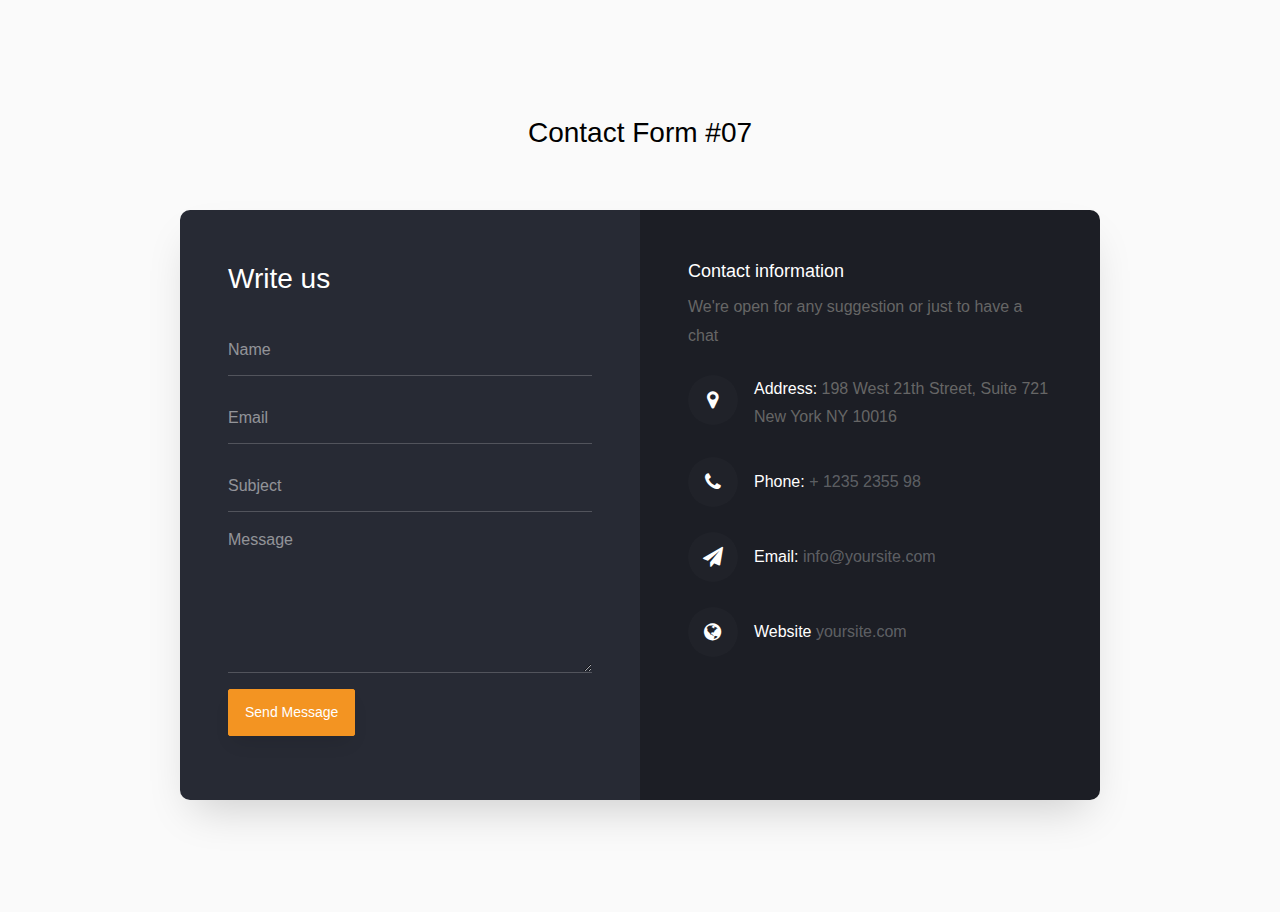
<file: Amazing FrontEnd/contact-form-07/index.html>
<!doctype html>
<html lang="en">
  <head>
  	<title>Contact Form 07</title>
    <meta charset="utf-8">
    <meta name="viewport" content="width=device-width, initial-scale=1, shrink-to-fit=no">

	<link href='https://fonts.googleapis.com/css?family=Roboto:400,100,300,700' rel='stylesheet' type='text/css'>

	<link rel="stylesheet" href="https://stackpath.bootstrapcdn.com/font-awesome/4.7.0/css/font-awesome.min.css">
	
	<link rel="stylesheet" href="css/style.css">

	</head>
	<body>
	<section class="ftco-section">
		<div class="container">
			<div class="row justify-content-center">
				<div class="col-md-6 text-center mb-5">
					<h2 class="heading-section">Contact Form #07</h2>
				</div>
			</div>
			<div class="row justify-content-center">
				<div class="col-lg-10">
					<div class="wrapper">
						<div class="row no-gutters">
							<div class="col-md-6 d-flex align-items-stretch">
								<div class="contact-wrap w-100 p-md-5 p-4 py-5">
									<h3 class="mb-4">Write us</h3>
									<div id="form-message-warning" class="mb-4"></div> 
				      		<div id="form-message-success" class="mb-4">
				            Your message was sent, thank you!
				      		</div>
									<form method="POST" id="contactForm" name="contactForm" class="contactForm">
										<div class="row">
											<div class="col-md-12">
												<div class="form-group">
													<input type="text" class="form-control" name="name" id="name" placeholder="Name">
												</div>
											</div>
											<div class="col-md-12"> 
												<div class="form-group">
													<input type="email" class="form-control" name="email" id="email" placeholder="Email">
												</div>
											</div>
											<div class="col-md-12">
												<div class="form-group">
													<input type="text" class="form-control" name="subject" id="subject" placeholder="Subject">
												</div>
											</div>
											<div class="col-md-12">
												<div class="form-group">
													<textarea name="message" class="form-control" id="message" cols="30" rows="6" placeholder="Message"></textarea>
												</div>
											</div>
											<div class="col-md-12">
												<div class="form-group">
													<input type="submit" value="Send Message" class="btn btn-primary">
													<div class="submitting"></div>
												</div>
											</div>
										</div>
									</form>
								</div>
							</div>
							<div class="col-md-6 d-flex align-items-stretch">
								<div class="info-wrap w-100 p-md-5 p-4 py-5 img">
									<h3>Contact information</h3>
									<p class="mb-4">We're open for any suggestion or just to have a chat</p>
				        	<div class="dbox w-100 d-flex align-items-start">
				        		<div class="icon d-flex align-items-center justify-content-center">
				        			<span class="fa fa-map-marker"></span>
				        		</div>
				        		<div class="text pl-3">
					            <p><span>Address:</span> 198 West 21th Street, Suite 721 New York NY 10016</p>
					          </div>
				          </div>
				        	<div class="dbox w-100 d-flex align-items-center">
				        		<div class="icon d-flex align-items-center justify-content-center">
				        			<span class="fa fa-phone"></span>
				        		</div>
				        		<div class="text pl-3">
					            <p><span>Phone:</span> <a href="tel://1234567920">+ 1235 2355 98</a></p>
					          </div>
				          </div>
				        	<div class="dbox w-100 d-flex align-items-center">
				        		<div class="icon d-flex align-items-center justify-content-center">
				        			<span class="fa fa-paper-plane"></span>
				        		</div>
				        		<div class="text pl-3">
					            <p><span>Email:</span> <a href="mailto:info@yoursite.com">info@yoursite.com</a></p>
					          </div>
				          </div>
				        	<div class="dbox w-100 d-flex align-items-center">
				        		<div class="icon d-flex align-items-center justify-content-center">
				        			<span class="fa fa-globe"></span>
				        		</div>
				        		<div class="text pl-3">
					            <p><span>Website</span> <a href="#">yoursite.com</a></p>
					          </div>
				          </div>
			          </div>
							</div>
						</div>
					</div>
				</div>
			</div>
		</div>
	</section>

	<script src="js/jquery.min.js"></script>
  <script src="js/popper.js"></script>
  <script src="js/bootstrap.min.js"></script>
  <script src="js/jquery.validate.min.js"></script>
  <script src="js/main.js"></script>

	</body>
</html>
</file>
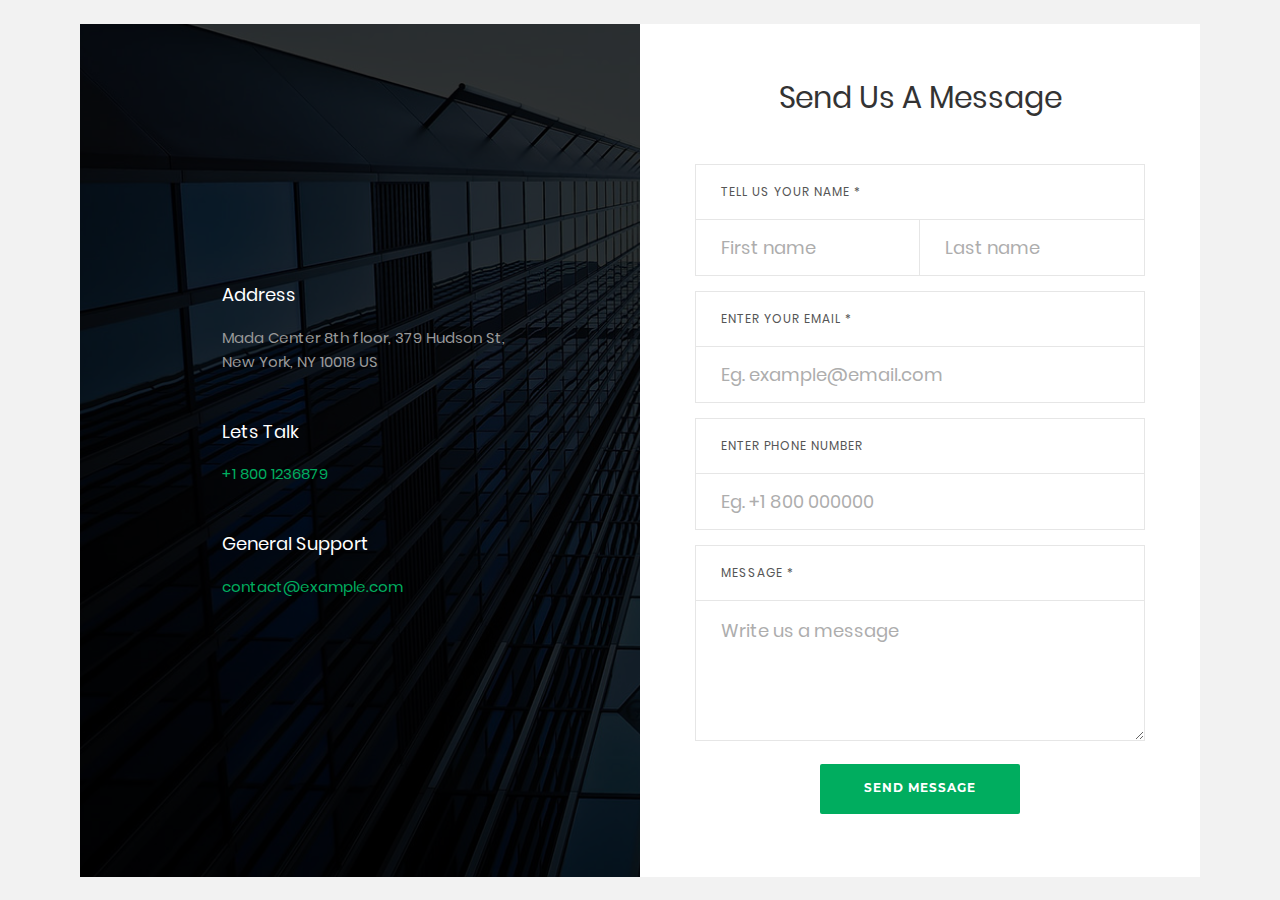
<file: Amazing FrontEnd/ContactFrom_v17/index.html>
<!DOCTYPE html>
<html lang="en">
<head>
	<title>Contact V17</title>
	<meta charset="UTF-8">
	<meta name="viewport" content="width=device-width, initial-scale=1">
<!--===============================================================================================-->
	<link rel="icon" type="image/png" href="images/icons/favicon.ico"/>
<!--===============================================================================================-->
	<link rel="stylesheet" type="text/css" href="vendor/bootstrap/css/bootstrap.min.css">
<!--===============================================================================================-->
	<link rel="stylesheet" type="text/css" href="fonts/font-awesome-4.7.0/css/font-awesome.min.css">
<!--===============================================================================================-->
	<link rel="stylesheet" type="text/css" href="fonts/Linearicons-Free-v1.0.0/icon-font.min.css">
<!--===============================================================================================-->
	<link rel="stylesheet" type="text/css" href="vendor/animate/animate.css">
<!--===============================================================================================-->
	<link rel="stylesheet" type="text/css" href="vendor/css-hamburgers/hamburgers.min.css">
<!--===============================================================================================-->
	<link rel="stylesheet" type="text/css" href="vendor/animsition/css/animsition.min.css">
<!--===============================================================================================-->
	<link rel="stylesheet" type="text/css" href="vendor/select2/select2.min.css">
<!--===============================================================================================-->
	<link rel="stylesheet" type="text/css" href="vendor/daterangepicker/daterangepicker.css">
<!--===============================================================================================-->
	<link rel="stylesheet" type="text/css" href="css/util.css">
	<link rel="stylesheet" type="text/css" href="css/main.css">
<!--===============================================================================================-->
</head>
<body>


	<div class="container-contact100">
		<div class="wrap-contact100">
			<form class="contact100-form validate-form">
				<span class="contact100-form-title">
					Send Us A Message
				</span>

				<label class="label-input100" for="first-name">Tell us your name *</label>
				<div class="wrap-input100 rs1-wrap-input100 validate-input" data-validate="Type first name">
					<input id="first-name" class="input100" type="text" name="first-name" placeholder="First name">
					<span class="focus-input100"></span>
				</div>
				<div class="wrap-input100 rs2-wrap-input100 validate-input" data-validate="Type last name">
					<input class="input100" type="text" name="last-name" placeholder="Last name">
					<span class="focus-input100"></span>
				</div>

				<label class="label-input100" for="email">Enter your email *</label>
				<div class="wrap-input100 validate-input" data-validate = "Valid email is required: ex@abc.xyz">
					<input id="email" class="input100" type="text" name="email" placeholder="Eg. example@email.com">
					<span class="focus-input100"></span>
				</div>

				<label class="label-input100" for="phone">Enter phone number</label>
				<div class="wrap-input100">
					<input id="phone" class="input100" type="text" name="phone" placeholder="Eg. +1 800 000000">
					<span class="focus-input100"></span>
				</div>

				<label class="label-input100" for="message">Message *</label>
				<div class="wrap-input100 validate-input" data-validate = "Message is required">
					<textarea id="message" class="input100" name="message" placeholder="Write us a message"></textarea>
					<span class="focus-input100"></span>
				</div>

				<div class="container-contact100-form-btn">
					<button class="contact100-form-btn">
						Send Message
					</button>
				</div>
			</form>

			<div class="contact100-more flex-col-c-m" style="background-image: url('images/bg-01.jpg');">
				<div class="flex-w size1 p-b-47">
					<div class="txt1 p-r-25">
						<span class="lnr lnr-map-marker"></span>
					</div>

					<div class="flex-col size2">
						<span class="txt1 p-b-20">
							Address
						</span>

						<span class="txt2">
							Mada Center 8th floor, 379 Hudson St, New York, NY 10018 US
						</span>
					</div>
				</div>

				<div class="dis-flex size1 p-b-47">
					<div class="txt1 p-r-25">
						<span class="lnr lnr-phone-handset"></span>
					</div>

					<div class="flex-col size2">
						<span class="txt1 p-b-20">
							Lets Talk
						</span>

						<span class="txt3">
							+1 800 1236879
						</span>
					</div>
				</div>

				<div class="dis-flex size1 p-b-47">
					<div class="txt1 p-r-25">
						<span class="lnr lnr-envelope"></span>
					</div>

					<div class="flex-col size2">
						<span class="txt1 p-b-20">
							General Support
						</span>

						<span class="txt3">
							contact@example.com
						</span>
					</div>
				</div>
			</div>
		</div>
	</div>



	<div id="dropDownSelect1"></div>

<!--===============================================================================================-->
	<script src="vendor/jquery/jquery-3.2.1.min.js"></script>
<!--===============================================================================================-->
	<script src="vendor/animsition/js/animsition.min.js"></script>
<!--===============================================================================================-->
	<script src="vendor/bootstrap/js/popper.js"></script>
	<script src="vendor/bootstrap/js/bootstrap.min.js"></script>
<!--===============================================================================================-->
	<script src="vendor/select2/select2.min.js"></script>
	<script>
		$(".selection-2").select2({
			minimumResultsForSearch: 20,
			dropdownParent: $('#dropDownSelect1')
		});
	</script>
<!--===============================================================================================-->
	<script src="vendor/daterangepicker/moment.min.js"></script>
	<script src="vendor/daterangepicker/daterangepicker.js"></script>
<!--===============================================================================================-->
	<script src="vendor/countdowntime/countdowntime.js"></script>
<!--===============================================================================================-->
	<script src="js/main.js"></script>
	<!-- Global site tag (gtag.js) - Google Analytics -->
	<script async src="https://www.googletagmanager.com/gtag/js?id=UA-23581568-13"></script>
	<script>
	  window.dataLayer = window.dataLayer || [];
	  function gtag(){dataLayer.push(arguments);}
	  gtag('js', new Date());

	  gtag('config', 'UA-23581568-13');
	</script>
</body>
</html>
</file>
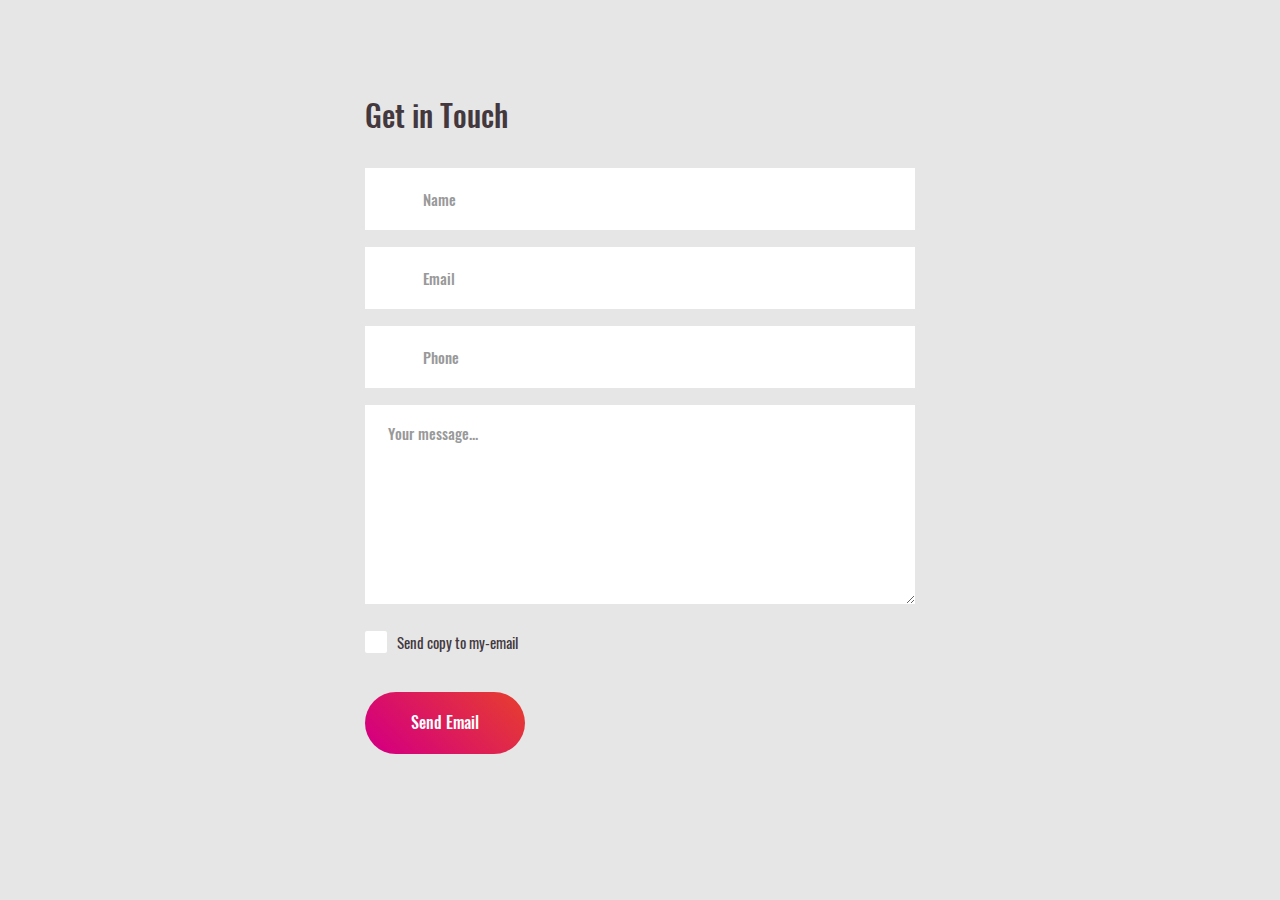
<file: Amazing FrontEnd/ContactFrom_v7/index.html>
<!DOCTYPE html>
<html lang="en">
<head>
	<title>Contact V7</title>
	<meta charset="UTF-8">
	<meta name="viewport" content="width=device-width, initial-scale=1">
<!--===============================================================================================-->
	<link rel="icon" type="image/png" href="images/icons/favicon.ico"/>
<!--===============================================================================================-->
	<link rel="stylesheet" type="text/css" href="vendor/bootstrap/css/bootstrap.min.css">
<!--===============================================================================================-->
	<link rel="stylesheet" type="text/css" href="fonts/font-awesome-4.7.0/css/font-awesome.min.css">
<!--===============================================================================================-->
	<link rel="stylesheet" type="text/css" href="fonts/Linearicons-Free-v1.0.0/icon-font.min.css">
<!--===============================================================================================-->
	<link rel="stylesheet" type="text/css" href="vendor/animate/animate.css">
<!--===============================================================================================-->
	<link rel="stylesheet" type="text/css" href="vendor/css-hamburgers/hamburgers.min.css">
<!--===============================================================================================-->
	<link rel="stylesheet" type="text/css" href="vendor/animsition/css/animsition.min.css">
<!--===============================================================================================-->
	<link rel="stylesheet" type="text/css" href="vendor/select2/select2.min.css">
<!--===============================================================================================-->
	<link rel="stylesheet" type="text/css" href="vendor/daterangepicker/daterangepicker.css">
<!--===============================================================================================-->
	<link rel="stylesheet" type="text/css" href="css/util.css">
	<link rel="stylesheet" type="text/css" href="css/main.css">
<!--===============================================================================================-->
</head>
<body>


	<div class="container-contact100">
		<div class="wrap-contact100">
			<form class="contact100-form validate-form">
				<span class="contact100-form-title">
					Get in Touch
				</span>

				<div class="wrap-input100 validate-input" data-validate="Name is required">
					<input class="input100" id="name" type="text" name="name" placeholder="Name">
					<label class="label-input100" for="name">
						<span class="lnr lnr-user"></span>
					</label>
				</div>

				<div class="wrap-input100 validate-input" data-validate = "Valid email is required: ex@abc.xyz">
					<input class="input100" id="email" type="text" name="email" placeholder="Email">
					<label class="label-input100" for="email">
						<span class="lnr lnr-envelope"></span>
					</label>
				</div>

				<div class="wrap-input100 validate-input" data-validate = "Phone is required">
					<input class="input100" id="phone" type="text" name="phone" placeholder="Phone">
					<label class="label-input100" for="phone">
						<span class="lnr lnr-phone-handset"></span>
					</label>
				</div>

				<div class="wrap-input100 validate-input" data-validate = "Message is required">
					<textarea class="input100" name="message" placeholder="Your message..."></textarea>
				</div>

				<div class="contact100-form-checkbox">
					<input class="input-checkbox100" id="ckb1" type="checkbox" name="copy-mail">
					<label class="label-checkbox100" for="ckb1">
						Send copy to my-email
					</label>
				</div>

				<div class="container-contact100-form-btn">
					<div class="wrap-contact100-form-btn">
						<div class="contact100-form-bgbtn"></div>
						<button class="contact100-form-btn">
							Send Email
						</button>
					</div>
				</div>
			</form>
		</div>
	</div>



	<div id="dropDownSelect1"></div>

<!--===============================================================================================-->
	<script src="vendor/jquery/jquery-3.2.1.min.js"></script>
<!--===============================================================================================-->
	<script src="vendor/animsition/js/animsition.min.js"></script>
<!--===============================================================================================-->
	<script src="vendor/bootstrap/js/popper.js"></script>
	<script src="vendor/bootstrap/js/bootstrap.min.js"></script>
<!--===============================================================================================-->
	<script src="vendor/select2/select2.min.js"></script>
<!--===============================================================================================-->
	<script src="vendor/daterangepicker/moment.min.js"></script>
	<script src="vendor/daterangepicker/daterangepicker.js"></script>
<!--===============================================================================================-->
	<script src="vendor/countdowntime/countdowntime.js"></script>
<!--===============================================================================================-->
	<script src="js/main.js"></script>

<!-- Global site tag (gtag.js) - Google Analytics -->
<script async src="https://www.googletagmanager.com/gtag/js?id=UA-23581568-13"></script>
<script>
  window.dataLayer = window.dataLayer || [];
  function gtag(){dataLayer.push(arguments);}
  gtag('js', new Date());

  gtag('config', 'UA-23581568-13');
</script>

</body>
</html>
</file>
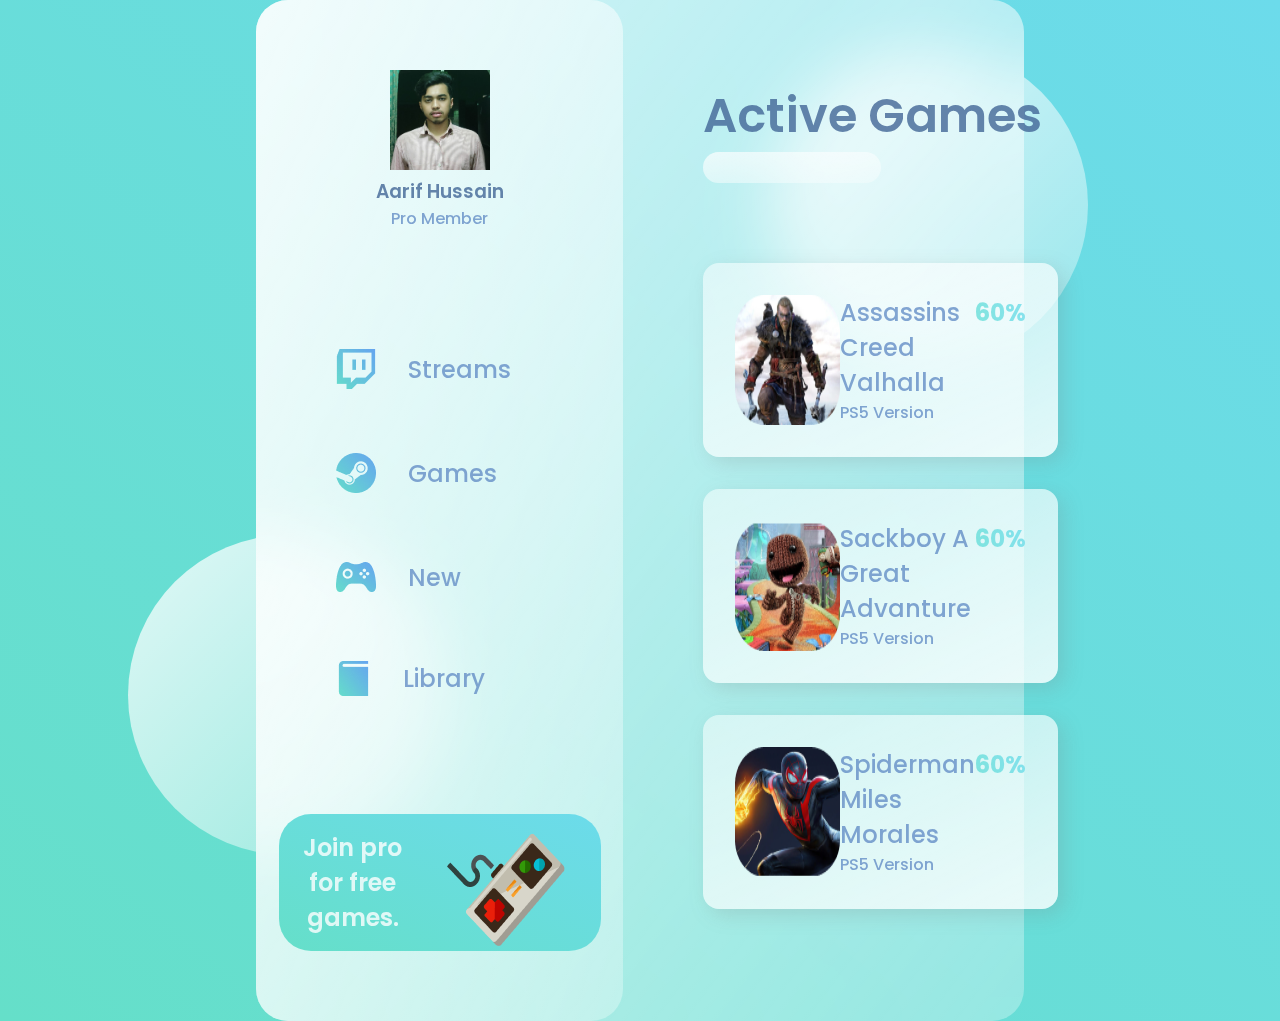
<file: Amazing FrontEnd/glass-website/index.html>
<!DOCTYPE html>
<html lang="en">
  <head>
    <meta charset="UTF-8" />
    <meta name="viewport" content="width=device-width, initial-scale=1.0" />
    <title>Glass Website</title>
    <link rel="preconnect" href="https://fonts.gstatic.com" />
    <link
      href="https://fonts.googleapis.com/css2?family=Poppins:wght@400;500;700&display=swap"
      rel="stylesheet"
    />
    <link rel="stylesheet" href="./style.css" />
  </head>
  <body>
    <main>
      <section class="glass">
        <div class="dashboard">
          <div class="user">
            <img src="./images/aarif.jpg" height="100" width="100" alt="" />
            <h3>Aarif Hussain</h3>
            <p>Pro Member</p>
          </div>
          <div class="links">
            <div class="link">
              <img src="./images/twitch.png" alt="" />
              <h2>Streams</h2>
            </div>
            <div class="link">
              <img src="./images/steam.png" alt="" />
              <h2>Games</h2>
            </div>
            <div class="link">
              <img src="./images/upcoming.png" alt="" />
              <h2>New</h2>
            </div>
            <div class="link">
              <img src="./images/library.png" alt="" />
              <h2>Library</h2>
            </div>
          </div>
          <div class="pro">
            <h2>Join pro for free games.</h2>
            <img src="./images/controller.png" alt="" />
          </div>
        </div>
        <div class="games">
          <div class="status">
            <h1>Active Games</h1>
            <input type="text" />
          </div>
          <div class="cards">
            <div class="card">
              <img src="./images/assassins.png" alt="" />
              <div class="card-info">
                <h2>Assassins Creed Valhalla</h2>
                <p>PS5 Version</p>
                <div class="progress"></div>
              </div>
              <h2 class="percentage">60%</h2>
            </div>
            <div class="card">
              <img src="./images/sackboy.png" alt="" />
              <div class="card-info">
                <h2>Sackboy A Great Advanture</h2>
                <p>PS5 Version</p>
                <div class="progress"></div>
              </div>
              <h2 class="percentage">60%</h2>
            </div>
            <div class="card">
              <img src="./images/spiderman.png" alt="" />
              <div class="card-info">
                <h2>Spiderman Miles Morales</h2>
                <p>PS5 Version</p>
                <div class="progress"></div>
              </div>
              <h2 class="percentage">60%</h2>
            </div>
          </div>
        </div>
      </section>
    </main>
    <div class="circle1"></div>
    <div class="circle2"></div>
  </body>
</html>
</file>
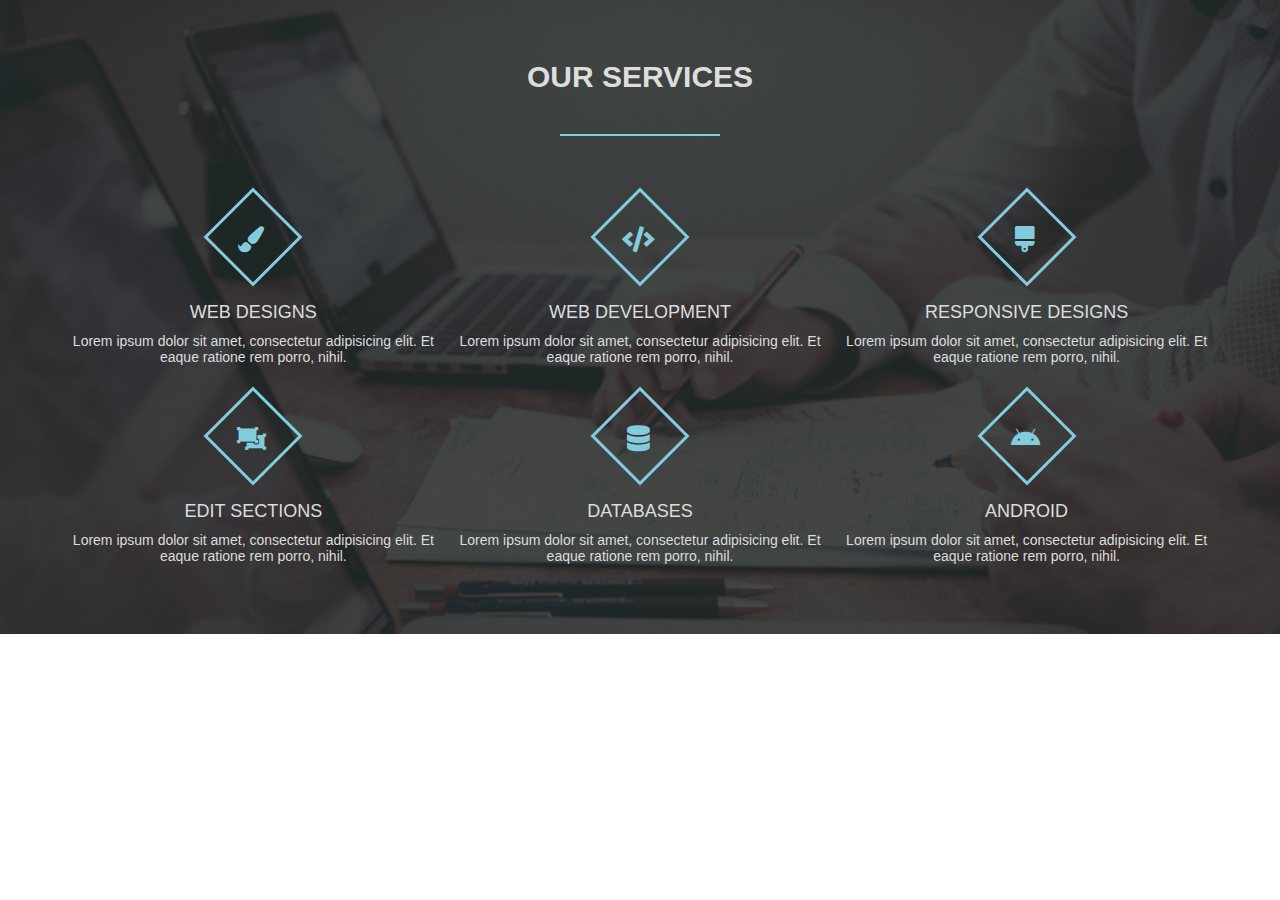
<file: Amazing FrontEnd/Services Section/index.html>
<!DOCTYPE html>
<html lang="en" dir="ltr">
  <head>
    <meta charset="utf-8">
    <title></title>
    <link rel="stylesheet" href="style.css">
    <meta name="viewport" content="width=device-width, initial-scale=1">
    <link rel="stylesheet" href="https://use.fontawesome.com/releases/v5.7.2/css/all.css">
  </head>
  <body>
    <div class="services-section">
      <div class="inner-width">
        <h1 class="section-title">Our Services</h1>
        <div class="border"></div>
        <div class="services-container">

          <div class="service-box">
            <div class="service-icon">
              <i class="fas fa-paint-brush"></i>
            </div>
            <div class="service-title">Web Designs</div>
            <div class="service-desc">
              Lorem ipsum dolor sit amet, consectetur adipisicing elit. Et eaque ratione rem porro, nihil.
            </div>
          </div>

          <div class="service-box">
            <div class="service-icon">
              <i class="fas fa-code"></i>
            </div>
            <div class="service-title">Web Development</div>
            <div class="service-desc">
              Lorem ipsum dolor sit amet, consectetur adipisicing elit. Et eaque ratione rem porro, nihil.
            </div>
          </div>

          <div class="service-box">
            <div class="service-icon">
              <i class="fas fa-brush"></i>
            </div>
            <div class="service-title">Responsive Designs</div>
            <div class="service-desc">
              Lorem ipsum dolor sit amet, consectetur adipisicing elit. Et eaque ratione rem porro, nihil.
            </div>
          </div>

          <div class="service-box">
            <div class="service-icon">
              <i class="fas fa-object-ungroup"></i>
            </div>
            <div class="service-title">Edit Sections</div>
            <div class="service-desc">
              Lorem ipsum dolor sit amet, consectetur adipisicing elit. Et eaque ratione rem porro, nihil.
            </div>
          </div>

          <div class="service-box">
            <div class="service-icon">
              <i class="fas fa-database"></i>
            </div>
            <div class="service-title">Databases</div>
            <div class="service-desc">
              Lorem ipsum dolor sit amet, consectetur adipisicing elit. Et eaque ratione rem porro, nihil.
            </div>
          </div>

          <div class="service-box">
            <div class="service-icon">
              <i class="fab fa-android"></i>
            </div>
            <div class="service-title">Android</div>
            <div class="service-desc">
              Lorem ipsum dolor sit amet, consectetur adipisicing elit. Et eaque ratione rem porro, nihil.
            </div>
          </div>
        </div>
      </div>
    </div>
  </body>
</html>
</file>
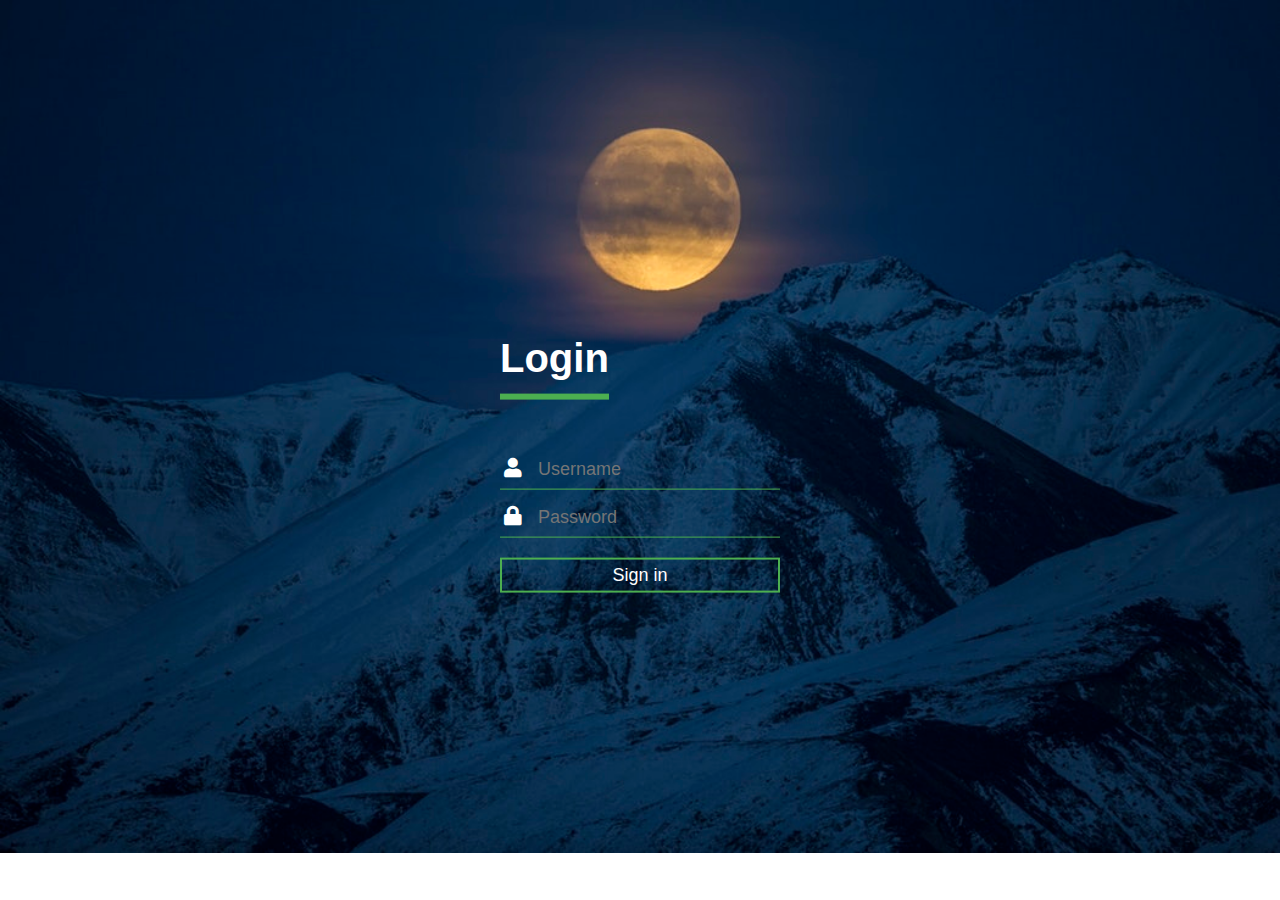
<file: Amazing FrontEnd/transparent login form/index.html>
<!DOCTYPE html>
<html lang="en" dir="ltr">
  <head>
    <meta charset="utf-8">
    <title></title>
    <link rel="stylesheet" href="style.css">
  </head>
  <body>
<div class="login-box">
  <h1>Login</h1>
  <div class="textbox">
    <i class="fas fa-user"></i>
    <input type="text" placeholder="Username">
  </div>

  <div class="textbox">
    <i class="fas fa-lock"></i>
    <input type="password" placeholder="Password">
  </div>

  <input type="button" class="btn" value="Sign in">
</div>
  </body>
</html>
</file>
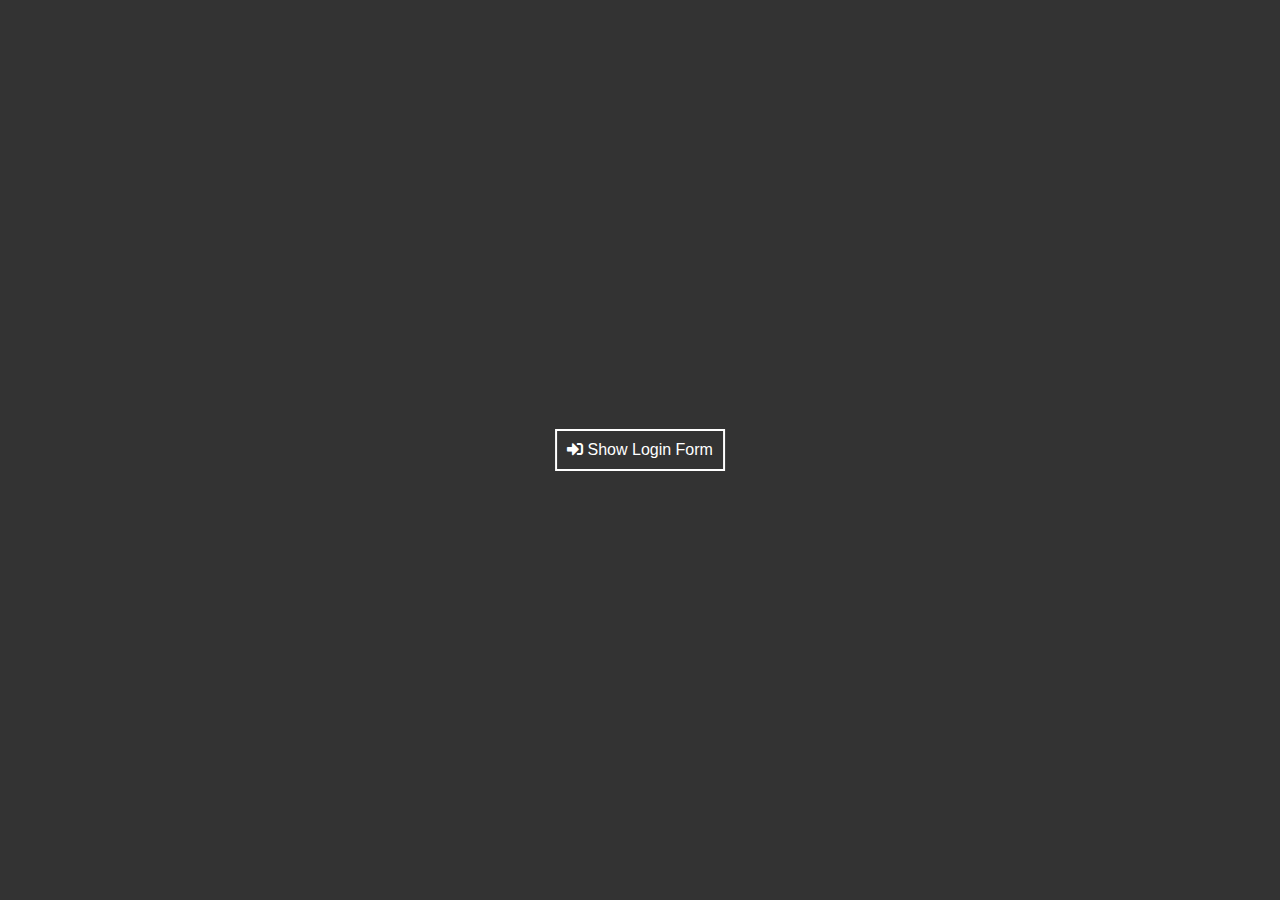
<file: darkcode-frontend/Awesome Login Form/index.html>
<!DOCTYPE html>
<html lang="en" dir="ltr">
  <head>
    <meta charset="utf-8">
    <title></title>
    <link rel="stylesheet" href="style.css">
    <script src="https://ajax.googleapis.com/ajax/libs/jquery/3.3.1/jquery.min.js"></script>
    <link rel="stylesheet" href="https://use.fontawesome.com/releases/v5.3.1/css/all.css">
  </head>
  <body>


    <div class="show-login-btn"><i class="fas fa-sign-in-alt"></i> Show Login Form</div>


    <div class="login-box">
      <div class="hide-login-btn"><i class="fas fa-times"></i></div>
    <form class="login-form" action="index.html" method="post">

      <h1>Welcome</h1>
      <input class="txtb" type="text" name="" placeholder="Username">
      <input class="txtb" type="password" name="" placeholder="Password">
      <input class="login-btn" type="submit" name="" value="Login">
    </form>
    </div>


    <script type="text/javascript">
    $(".show-login-btn").on("click",function(){
      $(".login-box").toggleClass("showed");
    });
    $(".hide-login-btn").on("click",function(){
      $(".login-box").toggleClass("showed");
    });
    </script>

  </body>
</html>
</file>
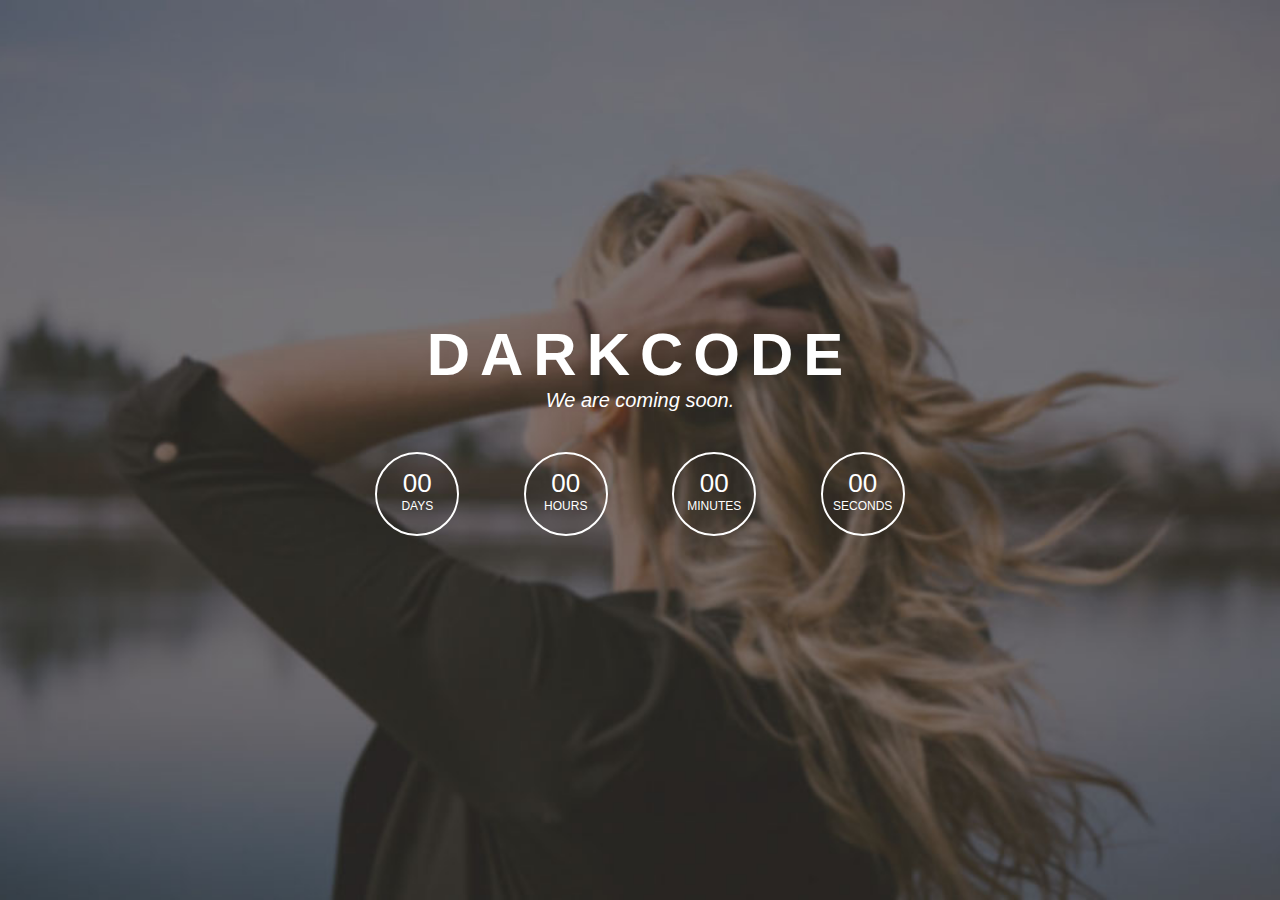
<file: darkcode-frontend/Coming Soon Page/index.html>
<!DOCTYPE html>
<html lang="en" dir="ltr">
  <head>
    <meta charset="utf-8">
    <title>Coming Soon Page</title>
    <link rel="stylesheet" href="style.css">
  </head>
  <body>
    <div class="container">
        <h1>DarkCode</h1>
        <h2>We are coming soon.</h2>

        <div class="count">
          <div class="countd">
            <span id="days">00</span>
            DAYS
          </div>

          <div class="countd">
            <span id="hours">00</span>
            HOURS
          </div>

          <div class="countd">
            <span id="minutes">00</span>
            MINUTES
          </div>

          <div class="countd">
            <span id="seconds">00</span>
            SECONDS
          </div>
        </div>
    </div>


<script type="text/javascript">

  var count = new Date("dec 1,2018 00:01:00").getTime();
  var x = setInterval(function() {
    var now = new Date().getTime();
    var d = count - now;

    var days = Math.floor(d/(1000*60*60*24));
    var hours = Math.floor((d%(1000*60*60*24))/(1000*60*60));
    var minutes = Math.floor((d%(1000*60*60))/(1000*60));
    var seconds = Math.floor((d%(1000*60))/1000);

    document.getElementById("days").innerHTML = days;
    document.getElementById("hours").innerHTML = hours;
    document.getElementById("minutes").innerHTML = minutes;
    document.getElementById("seconds").innerHTML = seconds;

    if(d <= 0){
      clearInterval(x);
    }
  },1000);
</script>





  </body>
</html>
</file>
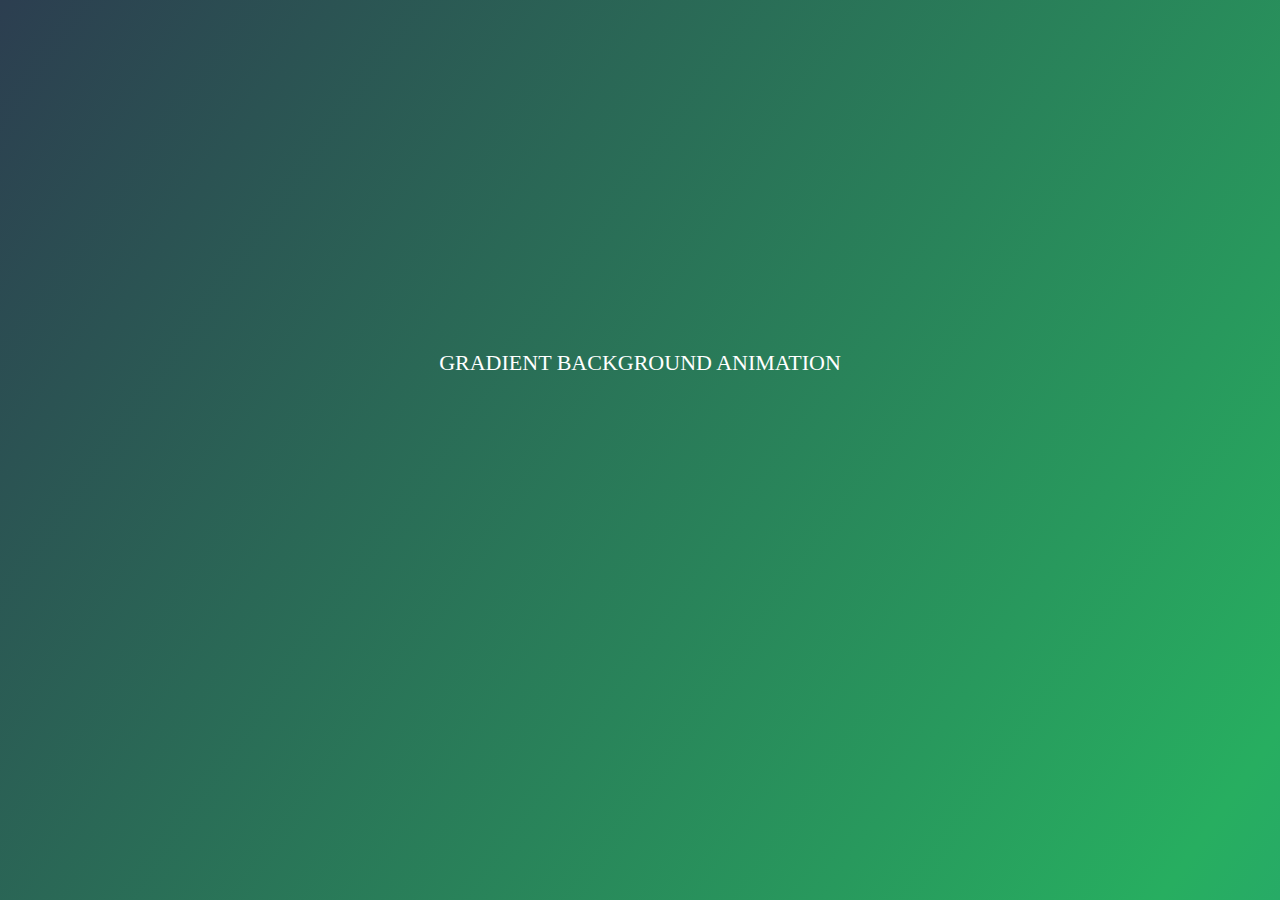
<file: darkcode-frontend/Gradient background animation/index.html>
<!DOCTYPE html>
<html lang="en" dir="ltr">
  <head>
    <meta charset="utf-8">
    <title></title>
    <link rel="stylesheet" href="style.css">
  </head>
  <body>
    <div class="text">
      Gradient Background Animation
    </div>
  </body>
</html>
</file>
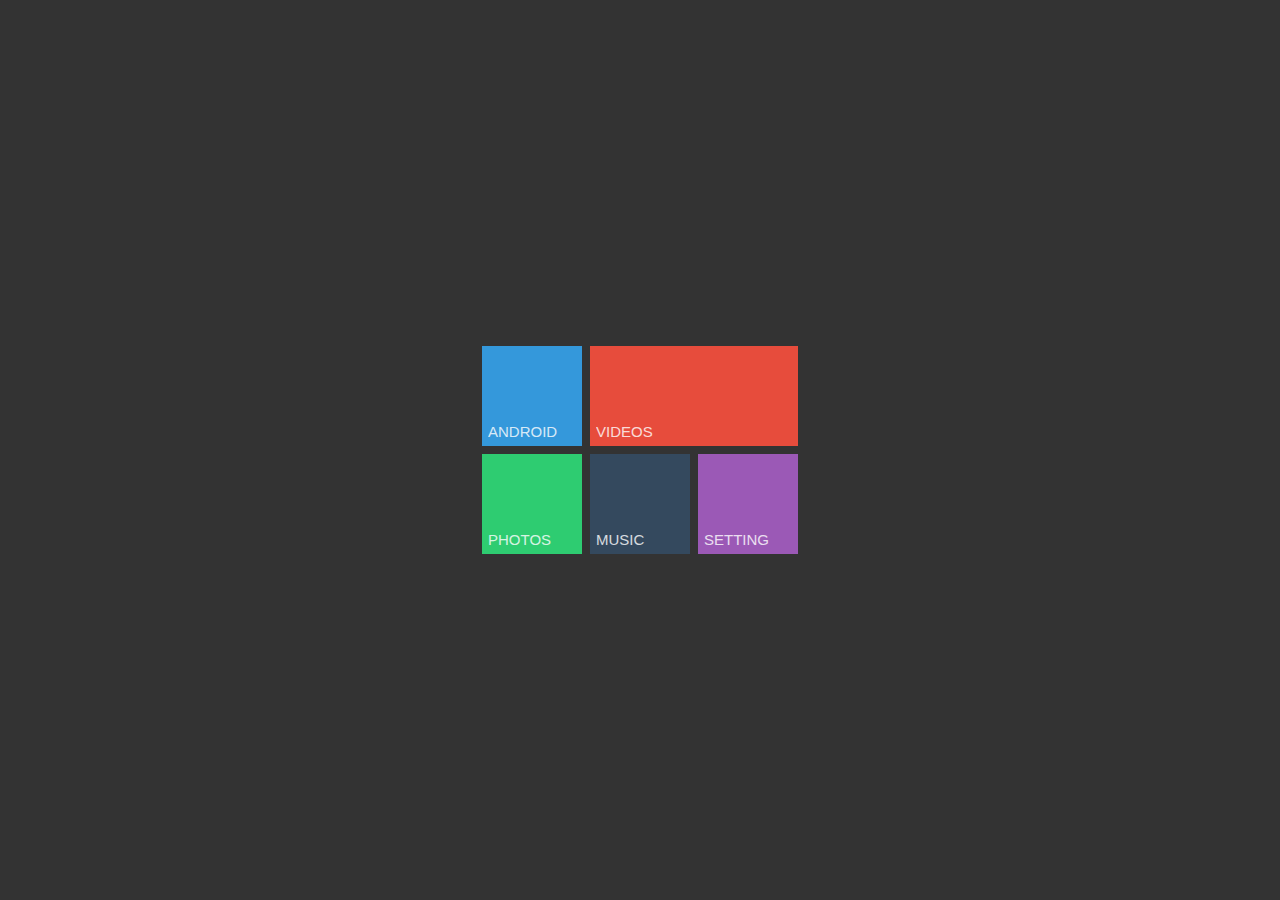
<file: darkcode-frontend/Metro UI Animations/index.html>
<!DOCTYPE html>
<html>
  <head>
    <meta charset="utf-8">
    <title>Metro UI Animations</title>
    <link rel="stylesheet" href="style.css">
  </head>
  <body>

    <div class="metro">
      <div class="l1">
        <li class="item i1">
            <i class="ion-social-android-outline" ></i>
            <span>Android</span>
        </li>

        <li class="item i2">
            <i class="ion-ios-videocam"  ></i>
            <span>Videos</span>
        </li>
      </div>

      <div class="l2">
        <li class="item i3">
            <i class="ion-image" ></i>
            <span>Photos</span>
        </li>

        <li class="item i4">
            <i class="ion-play" ></i>
            <span>Music</span>
        </li>

        <li class="item i5">
            <i class="ion-gear-b" ></i>
            <span>Setting</span>
        </li>
      </div>



    </div>



  </body>
</html>
</file>
<file: Amazing FrontEnd/ContactFrom_v17/vendor/daterangepicker/daterangepicker.css>
.daterangepicker {
  position: absolute;
  color: inherit;
  background-color: #fff;
  border-radius: 4px;
  width: 278px;
  padding: 4px;
  margin-top: 1px;
  top: 100px;
  left: 20px;
  /* Calendars */ }
  .daterangepicker:before, .daterangepicker:after {
    position: absolute;
    display: inline-block;
    border-bottom-color: rgba(0, 0, 0, 0.2);
    content: ''; }
  .daterangepicker:before {
    top: -7px;
    border-right: 7px solid transparent;
    border-left: 7px solid transparent;
    border-bottom: 7px solid #ccc; }
  .daterangepicker:after {
    top: -6px;
    border-right: 6px solid transparent;
    border-bottom: 6px solid #fff;
    border-left: 6px solid transparent; }
  .daterangepicker.opensleft:before {
    right: 9px; }
  .daterangepicker.opensleft:after {
    right: 10px; }
  .daterangepicker.openscenter:before {
    left: 0;
    right: 0;
    width: 0;
    margin-left: auto;
    margin-right: auto; }
  .daterangepicker.openscenter:after {
    left: 0;
    right: 0;
    width: 0;
    margin-left: auto;
    margin-right: auto; }
  .daterangepicker.opensright:before {
    left: 9px; }
  .daterangepicker.opensright:after {
    left: 10px; }
  .daterangepicker.dropup {
    margin-top: -5px; }
    .daterangepicker.dropup:before {
      top: initial;
      bottom: -7px;
      border-bottom: initial;
      border-top: 7px solid #ccc; }
    .daterangepicker.dropup:after {
      top: initial;
      bottom: -6px;
      border-bottom: initial;
      border-top: 6px solid #fff; }
  .daterangepicker.dropdown-menu {
    max-width: none;
    z-index: 3001; }
  .daterangepicker.single .ranges, .daterangepicker.single .calendar {
    float: none; }
  .daterangepicker.show-calendar .calendar {
    display: block; }
  .daterangepicker .calendar {
    display: none;
    max-width: 270px;
    margin: 4px; }
    .daterangepicker .calendar.single .calendar-table {
      border: none; }
    .daterangepicker .calendar th, .daterangepicker .calendar td {
      white-space: nowrap;
      text-align: center;
      min-width: 32px; }
  .daterangepicker .calendar-table {
    border: 1px solid #fff;
    padding: 4px;
    border-radius: 4px;
    background-color: #fff; }
  .daterangepicker table {
    width: 100%;
    margin: 0; }
  .daterangepicker td, .daterangepicker th {
    text-align: center;
    width: 20px;
    height: 20px;
    border-radius: 4px;
    border: 1px solid transparent;
    white-space: nowrap;
    cursor: pointer; }
    .daterangepicker td.available:hover, .daterangepicker th.available:hover {
      background-color: #eee;
      border-color: transparent;
      color: inherit; }
    .daterangepicker td.week, .daterangepicker th.week {
      font-size: 80%;
      color: #ccc; }
  .daterangepicker td.off, .daterangepicker td.off.in-range, .daterangepicker td.off.start-date, .daterangepicker td.off.end-date {
    background-color: #fff;
    border-color: transparent;
    color: #999; }
  .daterangepicker td.in-range {
    background-color: #ebf4f8;
    border-color: transparent;
    color: #000;
    border-radius: 0; }
  .daterangepicker td.start-date {
    border-radius: 4px 0 0 4px; }
  .daterangepicker td.end-date {
    border-radius: 0 4px 4px 0; }
  .daterangepicker td.start-date.end-date {
    border-radius: 4px; }
  .daterangepicker td.active, .daterangepicker td.active:hover {
    background-color: #357ebd;
    border-color: transparent;
    color: #fff; }
  .daterangepicker th.month {
    width: auto; }
  .daterangepicker td.disabled, .daterangepicker option.disabled {
    color: #999;
    cursor: not-allowed;
    text-decoration: line-through; }
  .daterangepicker select.monthselect, .daterangepicker select.yearselect {
    font-size: 12px;
    padding: 1px;
    height: auto;
    margin: 0;
    cursor: default; }
  .daterangepicker select.monthselect {
    margin-right: 2%;
    width: 56%; }
  .daterangepicker select.yearselect {
    width: 40%; }
  .daterangepicker select.hourselect, .daterangepicker select.minuteselect, .daterangepicker select.secondselect, .daterangepicker select.ampmselect {
    width: 50px;
    margin-bottom: 0; }
  .daterangepicker .input-mini {
    border: 1px solid #ccc;
    border-radius: 4px;
    color: #555;
    height: 30px;
    line-height: 30px;
    display: block;
    vertical-align: middle;
    margin: 0 0 5px 0;
    padding: 0 6px 0 28px;
    width: 100%; }
    .daterangepicker .input-mini.active {
      border: 1px solid #08c;
      border-radius: 4px; }
  .daterangepicker .daterangepicker_input {
    position: relative; }
    .daterangepicker .daterangepicker_input i {
      position: absolute;
      left: 8px;
      top: 8px; }
  .daterangepicker.rtl .input-mini {
    padding-right: 28px;
    padding-left: 6px; }
  .daterangepicker.rtl .daterangepicker_input i {
    left: auto;
    right: 8px; }
  .daterangepicker .calendar-time {
    text-align: center;
    margin: 5px auto;
    line-height: 30px;
    position: relative;
    padding-left: 28px; }
    .daterangepicker .calendar-time select.disabled {
      color: #ccc;
      cursor: not-allowed; }

.ranges {
  font-size: 11px;
  float: none;
  margin: 4px;
  text-align: left; }
  .ranges ul {
    list-style: none;
    margin: 0 auto;
    padding: 0;
    width: 100%; }
  .ranges li {
    font-size: 13px;
    background-color: #f5f5f5;
    border: 1px solid #f5f5f5;
    border-radius: 4px;
    color: #08c;
    padding: 3px 12px;
    margin-bottom: 8px;
    cursor: pointer; }
    .ranges li:hover {
      background-color: #08c;
      border: 1px solid #08c;
      color: #fff; }
    .ranges li.active {
      background-color: #08c;
      border: 1px solid #08c;
      color: #fff; }

/*  Larger Screen Styling */
@media (min-width: 564px) {
  .daterangepicker {
    width: auto; }
    .daterangepicker .ranges ul {
      width: 160px; }
    .daterangepicker.single .ranges ul {
      width: 100%; }
    .daterangepicker.single .calendar.left {
      clear: none; }
    .daterangepicker.single.ltr .ranges, .daterangepicker.single.ltr .calendar {
      float: left; }
    .daterangepicker.single.rtl .ranges, .daterangepicker.single.rtl .calendar {
      float: right; }
    .daterangepicker.ltr {
      direction: ltr;
      text-align: left; }
      .daterangepicker.ltr .calendar.left {
        clear: left;
        margin-right: 0; }
        .daterangepicker.ltr .calendar.left .calendar-table {
          border-right: none;
          border-top-right-radius: 0;
          border-bottom-right-radius: 0; }
      .daterangepicker.ltr .calendar.right {
        margin-left: 0; }
        .daterangepicker.ltr .calendar.right .calendar-table {
          border-left: none;
          border-top-left-radius: 0;
          border-bottom-left-radius: 0; }
      .daterangepicker.ltr .left .daterangepicker_input {
        padding-right: 12px; }
      .daterangepicker.ltr .calendar.left .calendar-table {
        padding-right: 12px; }
      .daterangepicker.ltr .ranges, .daterangepicker.ltr .calendar {
        float: left; }
    .daterangepicker.rtl {
      direction: rtl;
      text-align: right; }
      .daterangepicker.rtl .calendar.left {
        clear: right;
        margin-left: 0; }
        .daterangepicker.rtl .calendar.left .calendar-table {
          border-left: none;
          border-top-left-radius: 0;
          border-bottom-left-radius: 0; }
      .daterangepicker.rtl .calendar.right {
        margin-right: 0; }
        .daterangepicker.rtl .calendar.right .calendar-table {
          border-right: none;
          border-top-right-radius: 0;
          border-bottom-right-radius: 0; }
      .daterangepicker.rtl .left .daterangepicker_input {
        padding-left: 12px; }
      .daterangepicker.rtl .calendar.left .calendar-table {
        padding-left: 12px; }
      .daterangepicker.rtl .ranges, .daterangepicker.rtl .calendar {
        text-align: right;
        float: right; } }
@media (min-width: 730px) {
  .daterangepicker .ranges {
    width: auto; }
  .daterangepicker.ltr .ranges {
    float: left; }
  .daterangepicker.rtl .ranges {
    float: right; }
  .daterangepicker .calendar.left {
    clear: none !important; } }
</file>
<file: Amazing FrontEnd/ContactFrom_v17/css/util.css>
/*[ FONT SIZE ]
///////////////////////////////////////////////////////////
*/
.fs-1 {font-size: 1px;}
.fs-2 {font-size: 2px;}
.fs-3 {font-size: 3px;}
.fs-4 {font-size: 4px;}
.fs-5 {font-size: 5px;}
.fs-6 {font-size: 6px;}
.fs-7 {font-size: 7px;}
.fs-8 {font-size: 8px;}
.fs-9 {font-size: 9px;}
.fs-10 {font-size: 10px;}
.fs-11 {font-size: 11px;}
.fs-12 {font-size: 12px;}
.fs-13 {font-size: 13px;}
.fs-14 {font-size: 14px;}
.fs-15 {font-size: 15px;}
.fs-16 {font-size: 16px;}
.fs-17 {font-size: 17px;}
.fs-18 {font-size: 18px;}
.fs-19 {font-size: 19px;}
.fs-20 {font-size: 20px;}
.fs-21 {font-size: 21px;}
.fs-22 {font-size: 22px;}
.fs-23 {font-size: 23px;}
.fs-24 {font-size: 24px;}
.fs-25 {font-size: 25px;}
.fs-26 {font-size: 26px;}
.fs-27 {font-size: 27px;}
.fs-28 {font-size: 28px;}
.fs-29 {font-size: 29px;}
.fs-30 {font-size: 30px;}
.fs-31 {font-size: 31px;}
.fs-32 {font-size: 32px;}
.fs-33 {font-size: 33px;}
.fs-34 {font-size: 34px;}
.fs-35 {font-size: 35px;}
.fs-36 {font-size: 36px;}
.fs-37 {font-size: 37px;}
.fs-38 {font-size: 38px;}
.fs-39 {font-size: 39px;}
.fs-40 {font-size: 40px;}
.fs-41 {font-size: 41px;}
.fs-42 {font-size: 42px;}
.fs-43 {font-size: 43px;}
.fs-44 {font-size: 44px;}
.fs-45 {font-size: 45px;}
.fs-46 {font-size: 46px;}
.fs-47 {font-size: 47px;}
.fs-48 {font-size: 48px;}
.fs-49 {font-size: 49px;}
.fs-50 {font-size: 50px;}
.fs-51 {font-size: 51px;}
.fs-52 {font-size: 52px;}
.fs-53 {font-size: 53px;}
.fs-54 {font-size: 54px;}
.fs-55 {font-size: 55px;}
.fs-56 {font-size: 56px;}
.fs-57 {font-size: 57px;}
.fs-58 {font-size: 58px;}
.fs-59 {font-size: 59px;}
.fs-60 {font-size: 60px;}
.fs-61 {font-size: 61px;}
.fs-62 {font-size: 62px;}
.fs-63 {font-size: 63px;}
.fs-64 {font-size: 64px;}
.fs-65 {font-size: 65px;}
.fs-66 {font-size: 66px;}
.fs-67 {font-size: 67px;}
.fs-68 {font-size: 68px;}
.fs-69 {font-size: 69px;}
.fs-70 {font-size: 70px;}
.fs-71 {font-size: 71px;}
.fs-72 {font-size: 72px;}
.fs-73 {font-size: 73px;}
.fs-74 {font-size: 74px;}
.fs-75 {font-size: 75px;}
.fs-76 {font-size: 76px;}
.fs-77 {font-size: 77px;}
.fs-78 {font-size: 78px;}
.fs-79 {font-size: 79px;}
.fs-80 {font-size: 80px;}
.fs-81 {font-size: 81px;}
.fs-82 {font-size: 82px;}
.fs-83 {font-size: 83px;}
.fs-84 {font-size: 84px;}
.fs-85 {font-size: 85px;}
.fs-86 {font-size: 86px;}
.fs-87 {font-size: 87px;}
.fs-88 {font-size: 88px;}
.fs-89 {font-size: 89px;}
.fs-90 {font-size: 90px;}
.fs-91 {font-size: 91px;}
.fs-92 {font-size: 92px;}
.fs-93 {font-size: 93px;}
.fs-94 {font-size: 94px;}
.fs-95 {font-size: 95px;}
.fs-96 {font-size: 96px;}
.fs-97 {font-size: 97px;}
.fs-98 {font-size: 98px;}
.fs-99 {font-size: 99px;}
.fs-100 {font-size: 100px;}
.fs-101 {font-size: 101px;}
.fs-102 {font-size: 102px;}
.fs-103 {font-size: 103px;}
.fs-104 {font-size: 104px;}
.fs-105 {font-size: 105px;}
.fs-106 {font-size: 106px;}
.fs-107 {font-size: 107px;}
.fs-108 {font-size: 108px;}
.fs-109 {font-size: 109px;}
.fs-110 {font-size: 110px;}
.fs-111 {font-size: 111px;}
.fs-112 {font-size: 112px;}
.fs-113 {font-size: 113px;}
.fs-114 {font-size: 114px;}
.fs-115 {font-size: 115px;}
.fs-116 {font-size: 116px;}
.fs-117 {font-size: 117px;}
.fs-118 {font-size: 118px;}
.fs-119 {font-size: 119px;}
.fs-120 {font-size: 120px;}
.fs-121 {font-size: 121px;}
.fs-122 {font-size: 122px;}
.fs-123 {font-size: 123px;}
.fs-124 {font-size: 124px;}
.fs-125 {font-size: 125px;}
.fs-126 {font-size: 126px;}
.fs-127 {font-size: 127px;}
.fs-128 {font-size: 128px;}
.fs-129 {font-size: 129px;}
.fs-130 {font-size: 130px;}
.fs-131 {font-size: 131px;}
.fs-132 {font-size: 132px;}
.fs-133 {font-size: 133px;}
.fs-134 {font-size: 134px;}
.fs-135 {font-size: 135px;}
.fs-136 {font-size: 136px;}
.fs-137 {font-size: 137px;}
.fs-138 {font-size: 138px;}
.fs-139 {font-size: 139px;}
.fs-140 {font-size: 140px;}
.fs-141 {font-size: 141px;}
.fs-142 {font-size: 142px;}
.fs-143 {font-size: 143px;}
.fs-144 {font-size: 144px;}
.fs-145 {font-size: 145px;}
.fs-146 {font-size: 146px;}
.fs-147 {font-size: 147px;}
.fs-148 {font-size: 148px;}
.fs-149 {font-size: 149px;}
.fs-150 {font-size: 150px;}
.fs-151 {font-size: 151px;}
.fs-152 {font-size: 152px;}
.fs-153 {font-size: 153px;}
.fs-154 {font-size: 154px;}
.fs-155 {font-size: 155px;}
.fs-156 {font-size: 156px;}
.fs-157 {font-size: 157px;}
.fs-158 {font-size: 158px;}
.fs-159 {font-size: 159px;}
.fs-160 {font-size: 160px;}
.fs-161 {font-size: 161px;}
.fs-162 {font-size: 162px;}
.fs-163 {font-size: 163px;}
.fs-164 {font-size: 164px;}
.fs-165 {font-size: 165px;}
.fs-166 {font-size: 166px;}
.fs-167 {font-size: 167px;}
.fs-168 {font-size: 168px;}
.fs-169 {font-size: 169px;}
.fs-170 {font-size: 170px;}
.fs-171 {font-size: 171px;}
.fs-172 {font-size: 172px;}
.fs-173 {font-size: 173px;}
.fs-174 {font-size: 174px;}
.fs-175 {font-size: 175px;}
.fs-176 {font-size: 176px;}
.fs-177 {font-size: 177px;}
.fs-178 {font-size: 178px;}
.fs-179 {font-size: 179px;}
.fs-180 {font-size: 180px;}
.fs-181 {font-size: 181px;}
.fs-182 {font-size: 182px;}
.fs-183 {font-size: 183px;}
.fs-184 {font-size: 184px;}
.fs-185 {font-size: 185px;}
.fs-186 {font-size: 186px;}
.fs-187 {font-size: 187px;}
.fs-188 {font-size: 188px;}
.fs-189 {font-size: 189px;}
.fs-190 {font-size: 190px;}
.fs-191 {font-size: 191px;}
.fs-192 {font-size: 192px;}
.fs-193 {font-size: 193px;}
.fs-194 {font-size: 194px;}
.fs-195 {font-size: 195px;}
.fs-196 {font-size: 196px;}
.fs-197 {font-size: 197px;}
.fs-198 {font-size: 198px;}
.fs-199 {font-size: 199px;}
.fs-200 {font-size: 200px;}

/*[ PADDING ]
///////////////////////////////////////////////////////////
*/
.p-t-0 {padding-top: 0px;}
.p-t-1 {padding-top: 1px;}
.p-t-2 {padding-top: 2px;}
.p-t-3 {padding-top: 3px;}
.p-t-4 {padding-top: 4px;}
.p-t-5 {padding-top: 5px;}
.p-t-6 {padding-top: 6px;}
.p-t-7 {padding-top: 7px;}
.p-t-8 {padding-top: 8px;}
.p-t-9 {padding-top: 9px;}
.p-t-10 {padding-top: 10px;}
.p-t-11 {padding-top: 11px;}
.p-t-12 {padding-top: 12px;}
.p-t-13 {padding-top: 13px;}
.p-t-14 {padding-top: 14px;}
.p-t-15 {padding-top: 15px;}
.p-t-16 {padding-top: 16px;}
.p-t-17 {padding-top: 17px;}
.p-t-18 {padding-top: 18px;}
.p-t-19 {padding-top: 19px;}
.p-t-20 {padding-top: 20px;}
.p-t-21 {padding-top: 21px;}
.p-t-22 {padding-top: 22px;}
.p-t-23 {padding-top: 23px;}
.p-t-24 {padding-top: 24px;}
.p-t-25 {padding-top: 25px;}
.p-t-26 {padding-top: 26px;}
.p-t-27 {padding-top: 27px;}
.p-t-28 {padding-top: 28px;}
.p-t-29 {padding-top: 29px;}
.p-t-30 {padding-top: 30px;}
.p-t-31 {padding-top: 31px;}
.p-t-32 {padding-top: 32px;}
.p-t-33 {padding-top: 33px;}
.p-t-34 {padding-top: 34px;}
.p-t-35 {padding-top: 35px;}
.p-t-36 {padding-top: 36px;}
.p-t-37 {padding-top: 37px;}
.p-t-38 {padding-top: 38px;}
.p-t-39 {padding-top: 39px;}
.p-t-40 {padding-top: 40px;}
.p-t-41 {padding-top: 41px;}
.p-t-42 {padding-top: 42px;}
.p-t-43 {padding-top: 43px;}
.p-t-44 {padding-top: 44px;}
.p-t-45 {padding-top: 45px;}
.p-t-46 {padding-top: 46px;}
.p-t-47 {padding-top: 47px;}
.p-t-48 {padding-top: 48px;}
.p-t-49 {padding-top: 49px;}
.p-t-50 {padding-top: 50px;}
.p-t-51 {padding-top: 51px;}
.p-t-52 {padding-top: 52px;}
.p-t-53 {padding-top: 53px;}
.p-t-54 {padding-top: 54px;}
.p-t-55 {padding-top: 55px;}
.p-t-56 {padding-top: 56px;}
.p-t-57 {padding-top: 57px;}
.p-t-58 {padding-top: 58px;}
.p-t-59 {padding-top: 59px;}
.p-t-60 {padding-top: 60px;}
.p-t-61 {padding-top: 61px;}
.p-t-62 {padding-top: 62px;}
.p-t-63 {padding-top: 63px;}
.p-t-64 {padding-top: 64px;}
.p-t-65 {padding-top: 65px;}
.p-t-66 {padding-top: 66px;}
.p-t-67 {padding-top: 67px;}
.p-t-68 {padding-top: 68px;}
.p-t-69 {padding-top: 69px;}
.p-t-70 {padding-top: 70px;}
.p-t-71 {padding-top: 71px;}
.p-t-72 {padding-top: 72px;}
.p-t-73 {padding-top: 73px;}
.p-t-74 {padding-top: 74px;}
.p-t-75 {padding-top: 75px;}
.p-t-76 {padding-top: 76px;}
.p-t-77 {padding-top: 77px;}
.p-t-78 {padding-top: 78px;}
.p-t-79 {padding-top: 79px;}
.p-t-80 {padding-top: 80px;}
.p-t-81 {padding-top: 81px;}
.p-t-82 {padding-top: 82px;}
.p-t-83 {padding-top: 83px;}
.p-t-84 {padding-top: 84px;}
.p-t-85 {padding-top: 85px;}
.p-t-86 {padding-top: 86px;}
.p-t-87 {padding-top: 87px;}
.p-t-88 {padding-top: 88px;}
.p-t-89 {padding-top: 89px;}
.p-t-90 {padding-top: 90px;}
.p-t-91 {padding-top: 91px;}
.p-t-92 {padding-top: 92px;}
.p-t-93 {padding-top: 93px;}
.p-t-94 {padding-top: 94px;}
.p-t-95 {padding-top: 95px;}
.p-t-96 {padding-top: 96px;}
.p-t-97 {padding-top: 97px;}
.p-t-98 {padding-top: 98px;}
.p-t-99 {padding-top: 99px;}
.p-t-100 {padding-top: 100px;}
.p-t-101 {padding-top: 101px;}
.p-t-102 {padding-top: 102px;}
.p-t-103 {padding-top: 103px;}
.p-t-104 {padding-top: 104px;}
.p-t-105 {padding-top: 105px;}
.p-t-106 {padding-top: 106px;}
.p-t-107 {padding-top: 107px;}
.p-t-108 {padding-top: 108px;}
.p-t-109 {padding-top: 109px;}
.p-t-110 {padding-top: 110px;}
.p-t-111 {padding-top: 111px;}
.p-t-112 {padding-top: 112px;}
.p-t-113 {padding-top: 113px;}
.p-t-114 {padding-top: 114px;}
.p-t-115 {padding-top: 115px;}
.p-t-116 {padding-top: 116px;}
.p-t-117 {padding-top: 117px;}
.p-t-118 {padding-top: 118px;}
.p-t-119 {padding-top: 119px;}
.p-t-120 {padding-top: 120px;}
.p-t-121 {padding-top: 121px;}
.p-t-122 {padding-top: 122px;}
.p-t-123 {padding-top: 123px;}
.p-t-124 {padding-top: 124px;}
.p-t-125 {padding-top: 125px;}
.p-t-126 {padding-top: 126px;}
.p-t-127 {padding-top: 127px;}
.p-t-128 {padding-top: 128px;}
.p-t-129 {padding-top: 129px;}
.p-t-130 {padding-top: 130px;}
.p-t-131 {padding-top: 131px;}
.p-t-132 {padding-top: 132px;}
.p-t-133 {padding-top: 133px;}
.p-t-134 {padding-top: 134px;}
.p-t-135 {padding-top: 135px;}
.p-t-136 {padding-top: 136px;}
.p-t-137 {padding-top: 137px;}
.p-t-138 {padding-top: 138px;}
.p-t-139 {padding-top: 139px;}
.p-t-140 {padding-top: 140px;}
.p-t-141 {padding-top: 141px;}
.p-t-142 {padding-top: 142px;}
.p-t-143 {padding-top: 143px;}
.p-t-144 {padding-top: 144px;}
.p-t-145 {padding-top: 145px;}
.p-t-146 {padding-top: 146px;}
.p-t-147 {padding-top: 147px;}
.p-t-148 {padding-top: 148px;}
.p-t-149 {padding-top: 149px;}
.p-t-150 {padding-top: 150px;}
.p-t-151 {padding-top: 151px;}
.p-t-152 {padding-top: 152px;}
.p-t-153 {padding-top: 153px;}
.p-t-154 {padding-top: 154px;}
.p-t-155 {padding-top: 155px;}
.p-t-156 {padding-top: 156px;}
.p-t-157 {padding-top: 157px;}
.p-t-158 {padding-top: 158px;}
.p-t-159 {padding-top: 159px;}
.p-t-160 {padding-top: 160px;}
.p-t-161 {padding-top: 161px;}
.p-t-162 {padding-top: 162px;}
.p-t-163 {padding-top: 163px;}
.p-t-164 {padding-top: 164px;}
.p-t-165 {padding-top: 165px;}
.p-t-166 {padding-top: 166px;}
.p-t-167 {padding-top: 167px;}
.p-t-168 {padding-top: 168px;}
.p-t-169 {padding-top: 169px;}
.p-t-170 {padding-top: 170px;}
.p-t-171 {padding-top: 171px;}
.p-t-172 {padding-top: 172px;}
.p-t-173 {padding-top: 173px;}
.p-t-174 {padding-top: 174px;}
.p-t-175 {padding-top: 175px;}
.p-t-176 {padding-top: 176px;}
.p-t-177 {padding-top: 177px;}
.p-t-178 {padding-top: 178px;}
.p-t-179 {padding-top: 179px;}
.p-t-180 {padding-top: 180px;}
.p-t-181 {padding-top: 181px;}
.p-t-182 {padding-top: 182px;}
.p-t-183 {padding-top: 183px;}
.p-t-184 {padding-top: 184px;}
.p-t-185 {padding-top: 185px;}
.p-t-186 {padding-top: 186px;}
.p-t-187 {padding-top: 187px;}
.p-t-188 {padding-top: 188px;}
.p-t-189 {padding-top: 189px;}
.p-t-190 {padding-top: 190px;}
.p-t-191 {padding-top: 191px;}
.p-t-192 {padding-top: 192px;}
.p-t-193 {padding-top: 193px;}
.p-t-194 {padding-top: 194px;}
.p-t-195 {padding-top: 195px;}
.p-t-196 {padding-top: 196px;}
.p-t-197 {padding-top: 197px;}
.p-t-198 {padding-top: 198px;}
.p-t-199 {padding-top: 199px;}
.p-t-200 {padding-top: 200px;}
.p-t-201 {padding-top: 201px;}
.p-t-202 {padding-top: 202px;}
.p-t-203 {padding-top: 203px;}
.p-t-204 {padding-top: 204px;}
.p-t-205 {padding-top: 205px;}
.p-t-206 {padding-top: 206px;}
.p-t-207 {padding-top: 207px;}
.p-t-208 {padding-top: 208px;}
.p-t-209 {padding-top: 209px;}
.p-t-210 {padding-top: 210px;}
.p-t-211 {padding-top: 211px;}
.p-t-212 {padding-top: 212px;}
.p-t-213 {padding-top: 213px;}
.p-t-214 {padding-top: 214px;}
.p-t-215 {padding-top: 215px;}
.p-t-216 {padding-top: 216px;}
.p-t-217 {padding-top: 217px;}
.p-t-218 {padding-top: 218px;}
.p-t-219 {padding-top: 219px;}
.p-t-220 {padding-top: 220px;}
.p-t-221 {padding-top: 221px;}
.p-t-222 {padding-top: 222px;}
.p-t-223 {padding-top: 223px;}
.p-t-224 {padding-top: 224px;}
.p-t-225 {padding-top: 225px;}
.p-t-226 {padding-top: 226px;}
.p-t-227 {padding-top: 227px;}
.p-t-228 {padding-top: 228px;}
.p-t-229 {padding-top: 229px;}
.p-t-230 {padding-top: 230px;}
.p-t-231 {padding-top: 231px;}
.p-t-232 {padding-top: 232px;}
.p-t-233 {padding-top: 233px;}
.p-t-234 {padding-top: 234px;}
.p-t-235 {padding-top: 235px;}
.p-t-236 {padding-top: 236px;}
.p-t-237 {padding-top: 237px;}
.p-t-238 {padding-top: 238px;}
.p-t-239 {padding-top: 239px;}
.p-t-240 {padding-top: 240px;}
.p-t-241 {padding-top: 241px;}
.p-t-242 {padding-top: 242px;}
.p-t-243 {padding-top: 243px;}
.p-t-244 {padding-top: 244px;}
.p-t-245 {padding-top: 245px;}
.p-t-246 {padding-top: 246px;}
.p-t-247 {padding-top: 247px;}
.p-t-248 {padding-top: 248px;}
.p-t-249 {padding-top: 249px;}
.p-t-250 {padding-top: 250px;}
.p-b-0 {padding-bottom: 0px;}
.p-b-1 {padding-bottom: 1px;}
.p-b-2 {padding-bottom: 2px;}
.p-b-3 {padding-bottom: 3px;}
.p-b-4 {padding-bottom: 4px;}
.p-b-5 {padding-bottom: 5px;}
.p-b-6 {padding-bottom: 6px;}
.p-b-7 {padding-bottom: 7px;}
.p-b-8 {padding-bottom: 8px;}
.p-b-9 {padding-bottom: 9px;}
.p-b-10 {padding-bottom: 10px;}
.p-b-11 {padding-bottom: 11px;}
.p-b-12 {padding-bottom: 12px;}
.p-b-13 {padding-bottom: 13px;}
.p-b-14 {padding-bottom: 14px;}
.p-b-15 {padding-bottom: 15px;}
.p-b-16 {padding-bottom: 16px;}
.p-b-17 {padding-bottom: 17px;}
.p-b-18 {padding-bottom: 18px;}
.p-b-19 {padding-bottom: 19px;}
.p-b-20 {padding-bottom: 20px;}
.p-b-21 {padding-bottom: 21px;}
.p-b-22 {padding-bottom: 22px;}
.p-b-23 {padding-bottom: 23px;}
.p-b-24 {padding-bottom: 24px;}
.p-b-25 {padding-bottom: 25px;}
.p-b-26 {padding-bottom: 26px;}
.p-b-27 {padding-bottom: 27px;}
.p-b-28 {padding-bottom: 28px;}
.p-b-29 {padding-bottom: 29px;}
.p-b-30 {padding-bottom: 30px;}
.p-b-31 {padding-bottom: 31px;}
.p-b-32 {padding-bottom: 32px;}
.p-b-33 {padding-bottom: 33px;}
.p-b-34 {padding-bottom: 34px;}
.p-b-35 {padding-bottom: 35px;}
.p-b-36 {padding-bottom: 36px;}
.p-b-37 {padding-bottom: 37px;}
.p-b-38 {padding-bottom: 38px;}
.p-b-39 {padding-bottom: 39px;}
.p-b-40 {padding-bottom: 40px;}
.p-b-41 {padding-bottom: 41px;}
.p-b-42 {padding-bottom: 42px;}
.p-b-43 {padding-bottom: 43px;}
.p-b-44 {padding-bottom: 44px;}
.p-b-45 {padding-bottom: 45px;}
.p-b-46 {padding-bottom: 46px;}
.p-b-47 {padding-bottom: 47px;}
.p-b-48 {padding-bottom: 48px;}
.p-b-49 {padding-bottom: 49px;}
.p-b-50 {padding-bottom: 50px;}
.p-b-51 {padding-bottom: 51px;}
.p-b-52 {padding-bottom: 52px;}
.p-b-53 {padding-bottom: 53px;}
.p-b-54 {padding-bottom: 54px;}
.p-b-55 {padding-bottom: 55px;}
.p-b-56 {padding-bottom: 56px;}
.p-b-57 {padding-bottom: 57px;}
.p-b-58 {padding-bottom: 58px;}
.p-b-59 {padding-bottom: 59px;}
.p-b-60 {padding-bottom: 60px;}
.p-b-61 {padding-bottom: 61px;}
.p-b-62 {padding-bottom: 62px;}
.p-b-63 {padding-bottom: 63px;}
.p-b-64 {padding-bottom: 64px;}
.p-b-65 {padding-bottom: 65px;}
.p-b-66 {padding-bottom: 66px;}
.p-b-67 {padding-bottom: 67px;}
.p-b-68 {padding-bottom: 68px;}
.p-b-69 {padding-bottom: 69px;}
.p-b-70 {padding-bottom: 70px;}
.p-b-71 {padding-bottom: 71px;}
.p-b-72 {padding-bottom: 72px;}
.p-b-73 {padding-bottom: 73px;}
.p-b-74 {padding-bottom: 74px;}
.p-b-75 {padding-bottom: 75px;}
.p-b-76 {padding-bottom: 76px;}
.p-b-77 {padding-bottom: 77px;}
.p-b-78 {padding-bottom: 78px;}
.p-b-79 {padding-bottom: 79px;}
.p-b-80 {padding-bottom: 80px;}
.p-b-81 {padding-bottom: 81px;}
.p-b-82 {padding-bottom: 82px;}
.p-b-83 {padding-bottom: 83px;}
.p-b-84 {padding-bottom: 84px;}
.p-b-85 {padding-bottom: 85px;}
.p-b-86 {padding-bottom: 86px;}
.p-b-87 {padding-bottom: 87px;}
.p-b-88 {padding-bottom: 88px;}
.p-b-89 {padding-bottom: 89px;}
.p-b-90 {padding-bottom: 90px;}
.p-b-91 {padding-bottom: 91px;}
.p-b-92 {padding-bottom: 92px;}
.p-b-93 {padding-bottom: 93px;}
.p-b-94 {padding-bottom: 94px;}
.p-b-95 {padding-bottom: 95px;}
.p-b-96 {padding-bottom: 96px;}
.p-b-97 {padding-bottom: 97px;}
.p-b-98 {padding-bottom: 98px;}
.p-b-99 {padding-bottom: 99px;}
.p-b-100 {padding-bottom: 100px;}
.p-b-101 {padding-bottom: 101px;}
.p-b-102 {padding-bottom: 102px;}
.p-b-103 {padding-bottom: 103px;}
.p-b-104 {padding-bottom: 104px;}
.p-b-105 {padding-bottom: 105px;}
.p-b-106 {padding-bottom: 106px;}
.p-b-107 {padding-bottom: 107px;}
.p-b-108 {padding-bottom: 108px;}
.p-b-109 {padding-bottom: 109px;}
.p-b-110 {padding-bottom: 110px;}
.p-b-111 {padding-bottom: 111px;}
.p-b-112 {padding-bottom: 112px;}
.p-b-113 {padding-bottom: 113px;}
.p-b-114 {padding-bottom: 114px;}
.p-b-115 {padding-bottom: 115px;}
.p-b-116 {padding-bottom: 116px;}
.p-b-117 {padding-bottom: 117px;}
.p-b-118 {padding-bottom: 118px;}
.p-b-119 {padding-bottom: 119px;}
.p-b-120 {padding-bottom: 120px;}
.p-b-121 {padding-bottom: 121px;}
.p-b-122 {padding-bottom: 122px;}
.p-b-123 {padding-bottom: 123px;}
.p-b-124 {padding-bottom: 124px;}
.p-b-125 {padding-bottom: 125px;}
.p-b-126 {padding-bottom: 126px;}
.p-b-127 {padding-bottom: 127px;}
.p-b-128 {padding-bottom: 128px;}
.p-b-129 {padding-bottom: 129px;}
.p-b-130 {padding-bottom: 130px;}
.p-b-131 {padding-bottom: 131px;}
.p-b-132 {padding-bottom: 132px;}
.p-b-133 {padding-bottom: 133px;}
.p-b-134 {padding-bottom: 134px;}
.p-b-135 {padding-bottom: 135px;}
.p-b-136 {padding-bottom: 136px;}
.p-b-137 {padding-bottom: 137px;}
.p-b-138 {padding-bottom: 138px;}
.p-b-139 {padding-bottom: 139px;}
.p-b-140 {padding-bottom: 140px;}
.p-b-141 {padding-bottom: 141px;}
.p-b-142 {padding-bottom: 142px;}
.p-b-143 {padding-bottom: 143px;}
.p-b-144 {padding-bottom: 144px;}
.p-b-145 {padding-bottom: 145px;}
.p-b-146 {padding-bottom: 146px;}
.p-b-147 {padding-bottom: 147px;}
.p-b-148 {padding-bottom: 148px;}
.p-b-149 {padding-bottom: 149px;}
.p-b-150 {padding-bottom: 150px;}
.p-b-151 {padding-bottom: 151px;}
.p-b-152 {padding-bottom: 152px;}
.p-b-153 {padding-bottom: 153px;}
.p-b-154 {padding-bottom: 154px;}
.p-b-155 {padding-bottom: 155px;}
.p-b-156 {padding-bottom: 156px;}
.p-b-157 {padding-bottom: 157px;}
.p-b-158 {padding-bottom: 158px;}
.p-b-159 {padding-bottom: 159px;}
.p-b-160 {padding-bottom: 160px;}
.p-b-161 {padding-bottom: 161px;}
.p-b-162 {padding-bottom: 162px;}
.p-b-163 {padding-bottom: 163px;}
.p-b-164 {padding-bottom: 164px;}
.p-b-165 {padding-bottom: 165px;}
.p-b-166 {padding-bottom: 166px;}
.p-b-167 {padding-bottom: 167px;}
.p-b-168 {padding-bottom: 168px;}
.p-b-169 {padding-bottom: 169px;}
.p-b-170 {padding-bottom: 170px;}
.p-b-171 {padding-bottom: 171px;}
.p-b-172 {padding-bottom: 172px;}
.p-b-173 {padding-bottom: 173px;}
.p-b-174 {padding-bottom: 174px;}
.p-b-175 {padding-bottom: 175px;}
.p-b-176 {padding-bottom: 176px;}
.p-b-177 {padding-bottom: 177px;}
.p-b-178 {padding-bottom: 178px;}
.p-b-179 {padding-bottom: 179px;}
.p-b-180 {padding-bottom: 180px;}
.p-b-181 {padding-bottom: 181px;}
.p-b-182 {padding-bottom: 182px;}
.p-b-183 {padding-bottom: 183px;}
.p-b-184 {padding-bottom: 184px;}
.p-b-185 {padding-bottom: 185px;}
.p-b-186 {padding-bottom: 186px;}
.p-b-187 {padding-bottom: 187px;}
.p-b-188 {padding-bottom: 188px;}
.p-b-189 {padding-bottom: 189px;}
.p-b-190 {padding-bottom: 190px;}
.p-b-191 {padding-bottom: 191px;}
.p-b-192 {padding-bottom: 192px;}
.p-b-193 {padding-bottom: 193px;}
.p-b-194 {padding-bottom: 194px;}
.p-b-195 {padding-bottom: 195px;}
.p-b-196 {padding-bottom: 196px;}
.p-b-197 {padding-bottom: 197px;}
.p-b-198 {padding-bottom: 198px;}
.p-b-199 {padding-bottom: 199px;}
.p-b-200 {padding-bottom: 200px;}
.p-b-201 {padding-bottom: 201px;}
.p-b-202 {padding-bottom: 202px;}
.p-b-203 {padding-bottom: 203px;}
.p-b-204 {padding-bottom: 204px;}
.p-b-205 {padding-bottom: 205px;}
.p-b-206 {padding-bottom: 206px;}
.p-b-207 {padding-bottom: 207px;}
.p-b-208 {padding-bottom: 208px;}
.p-b-209 {padding-bottom: 209px;}
.p-b-210 {padding-bottom: 210px;}
.p-b-211 {padding-bottom: 211px;}
.p-b-212 {padding-bottom: 212px;}
.p-b-213 {padding-bottom: 213px;}
.p-b-214 {padding-bottom: 214px;}
.p-b-215 {padding-bottom: 215px;}
.p-b-216 {padding-bottom: 216px;}
.p-b-217 {padding-bottom: 217px;}
.p-b-218 {padding-bottom: 218px;}
.p-b-219 {padding-bottom: 219px;}
.p-b-220 {padding-bottom: 220px;}
.p-b-221 {padding-bottom: 221px;}
.p-b-222 {padding-bottom: 222px;}
.p-b-223 {padding-bottom: 223px;}
.p-b-224 {padding-bottom: 224px;}
.p-b-225 {padding-bottom: 225px;}
.p-b-226 {padding-bottom: 226px;}
.p-b-227 {padding-bottom: 227px;}
.p-b-228 {padding-bottom: 228px;}
.p-b-229 {padding-bottom: 229px;}
.p-b-230 {padding-bottom: 230px;}
.p-b-231 {padding-bottom: 231px;}
.p-b-232 {padding-bottom: 232px;}
.p-b-233 {padding-bottom: 233px;}
.p-b-234 {padding-bottom: 234px;}
.p-b-235 {padding-bottom: 235px;}
.p-b-236 {padding-bottom: 236px;}
.p-b-237 {padding-bottom: 237px;}
.p-b-238 {padding-bottom: 238px;}
.p-b-239 {padding-bottom: 239px;}
.p-b-240 {padding-bottom: 240px;}
.p-b-241 {padding-bottom: 241px;}
.p-b-242 {padding-bottom: 242px;}
.p-b-243 {padding-bottom: 243px;}
.p-b-244 {padding-bottom: 244px;}
.p-b-245 {padding-bottom: 245px;}
.p-b-246 {padding-bottom: 246px;}
.p-b-247 {padding-bottom: 247px;}
.p-b-248 {padding-bottom: 248px;}
.p-b-249 {padding-bottom: 249px;}
.p-b-250 {padding-bottom: 250px;}
.p-l-0 {padding-left: 0px;}
.p-l-1 {padding-left: 1px;}
.p-l-2 {padding-left: 2px;}
.p-l-3 {padding-left: 3px;}
.p-l-4 {padding-left: 4px;}
.p-l-5 {padding-left: 5px;}
.p-l-6 {padding-left: 6px;}
.p-l-7 {padding-left: 7px;}
.p-l-8 {padding-left: 8px;}
.p-l-9 {padding-left: 9px;}
.p-l-10 {padding-left: 10px;}
.p-l-11 {padding-left: 11px;}
.p-l-12 {padding-left: 12px;}
.p-l-13 {padding-left: 13px;}
.p-l-14 {padding-left: 14px;}
.p-l-15 {padding-left: 15px;}
.p-l-16 {padding-left: 16px;}
.p-l-17 {padding-left: 17px;}
.p-l-18 {padding-left: 18px;}
.p-l-19 {padding-left: 19px;}
.p-l-20 {padding-left: 20px;}
.p-l-21 {padding-left: 21px;}
.p-l-22 {padding-left: 22px;}
.p-l-23 {padding-left: 23px;}
.p-l-24 {padding-left: 24px;}
.p-l-25 {padding-left: 25px;}
.p-l-26 {padding-left: 26px;}
.p-l-27 {padding-left: 27px;}
.p-l-28 {padding-left: 28px;}
.p-l-29 {padding-left: 29px;}
.p-l-30 {padding-left: 30px;}
.p-l-31 {padding-left: 31px;}
.p-l-32 {padding-left: 32px;}
.p-l-33 {padding-left: 33px;}
.p-l-34 {padding-left: 34px;}
.p-l-35 {padding-left: 35px;}
.p-l-36 {padding-left: 36px;}
.p-l-37 {padding-left: 37px;}
.p-l-38 {padding-left: 38px;}
.p-l-39 {padding-left: 39px;}
.p-l-40 {padding-left: 40px;}
.p-l-41 {padding-left: 41px;}
.p-l-42 {padding-left: 42px;}
.p-l-43 {padding-left: 43px;}
.p-l-44 {padding-left: 44px;}
.p-l-45 {padding-left: 45px;}
.p-l-46 {padding-left: 46px;}
.p-l-47 {padding-left: 47px;}
.p-l-48 {padding-left: 48px;}
.p-l-49 {padding-left: 49px;}
.p-l-50 {padding-left: 50px;}
.p-l-51 {padding-left: 51px;}
.p-l-52 {padding-left: 52px;}
.p-l-53 {padding-left: 53px;}
.p-l-54 {padding-left: 54px;}
.p-l-55 {padding-left: 55px;}
.p-l-56 {padding-left: 56px;}
.p-l-57 {padding-left: 57px;}
.p-l-58 {padding-left: 58px;}
.p-l-59 {padding-left: 59px;}
.p-l-60 {padding-left: 60px;}
.p-l-61 {padding-left: 61px;}
.p-l-62 {padding-left: 62px;}
.p-l-63 {padding-left: 63px;}
.p-l-64 {padding-left: 64px;}
.p-l-65 {padding-left: 65px;}
.p-l-66 {padding-left: 66px;}
.p-l-67 {padding-left: 67px;}
.p-l-68 {padding-left: 68px;}
.p-l-69 {padding-left: 69px;}
.p-l-70 {padding-left: 70px;}
.p-l-71 {padding-left: 71px;}
.p-l-72 {padding-left: 72px;}
.p-l-73 {padding-left: 73px;}
.p-l-74 {padding-left: 74px;}
.p-l-75 {padding-left: 75px;}
.p-l-76 {padding-left: 76px;}
.p-l-77 {padding-left: 77px;}
.p-l-78 {padding-left: 78px;}
.p-l-79 {padding-left: 79px;}
.p-l-80 {padding-left: 80px;}
.p-l-81 {padding-left: 81px;}
.p-l-82 {padding-left: 82px;}
.p-l-83 {padding-left: 83px;}
.p-l-84 {padding-left: 84px;}
.p-l-85 {padding-left: 85px;}
.p-l-86 {padding-left: 86px;}
.p-l-87 {padding-left: 87px;}
.p-l-88 {padding-left: 88px;}
.p-l-89 {padding-left: 89px;}
.p-l-90 {padding-left: 90px;}
.p-l-91 {padding-left: 91px;}
.p-l-92 {padding-left: 92px;}
.p-l-93 {padding-left: 93px;}
.p-l-94 {padding-left: 94px;}
.p-l-95 {padding-left: 95px;}
.p-l-96 {padding-left: 96px;}
.p-l-97 {padding-left: 97px;}
.p-l-98 {padding-left: 98px;}
.p-l-99 {padding-left: 99px;}
.p-l-100 {padding-left: 100px;}
.p-l-101 {padding-left: 101px;}
.p-l-102 {padding-left: 102px;}
.p-l-103 {padding-left: 103px;}
.p-l-104 {padding-left: 104px;}
.p-l-105 {padding-left: 105px;}
.p-l-106 {padding-left: 106px;}
.p-l-107 {padding-left: 107px;}
.p-l-108 {padding-left: 108px;}
.p-l-109 {padding-left: 109px;}
.p-l-110 {padding-left: 110px;}
.p-l-111 {padding-left: 111px;}
.p-l-112 {padding-left: 112px;}
.p-l-113 {padding-left: 113px;}
.p-l-114 {padding-left: 114px;}
.p-l-115 {padding-left: 115px;}
.p-l-116 {padding-left: 116px;}
.p-l-117 {padding-left: 117px;}
.p-l-118 {padding-left: 118px;}
.p-l-119 {padding-left: 119px;}
.p-l-120 {padding-left: 120px;}
.p-l-121 {padding-left: 121px;}
.p-l-122 {padding-left: 122px;}
.p-l-123 {padding-left: 123px;}
.p-l-124 {padding-left: 124px;}
.p-l-125 {padding-left: 125px;}
.p-l-126 {padding-left: 126px;}
.p-l-127 {padding-left: 127px;}
.p-l-128 {padding-left: 128px;}
.p-l-129 {padding-left: 129px;}
.p-l-130 {padding-left: 130px;}
.p-l-131 {padding-left: 131px;}
.p-l-132 {padding-left: 132px;}
.p-l-133 {padding-left: 133px;}
.p-l-134 {padding-left: 134px;}
.p-l-135 {padding-left: 135px;}
.p-l-136 {padding-left: 136px;}
.p-l-137 {padding-left: 137px;}
.p-l-138 {padding-left: 138px;}
.p-l-139 {padding-left: 139px;}
.p-l-140 {padding-left: 140px;}
.p-l-141 {padding-left: 141px;}
.p-l-142 {padding-left: 142px;}
.p-l-143 {padding-left: 143px;}
.p-l-144 {padding-left: 144px;}
.p-l-145 {padding-left: 145px;}
.p-l-146 {padding-left: 146px;}
.p-l-147 {padding-left: 147px;}
.p-l-148 {padding-left: 148px;}
.p-l-149 {padding-left: 149px;}
.p-l-150 {padding-left: 150px;}
.p-l-151 {padding-left: 151px;}
.p-l-152 {padding-left: 152px;}
.p-l-153 {padding-left: 153px;}
.p-l-154 {padding-left: 154px;}
.p-l-155 {padding-left: 155px;}
.p-l-156 {padding-left: 156px;}
.p-l-157 {padding-left: 157px;}
.p-l-158 {padding-left: 158px;}
.p-l-159 {padding-left: 159px;}
.p-l-160 {padding-left: 160px;}
.p-l-161 {padding-left: 161px;}
.p-l-162 {padding-left: 162px;}
.p-l-163 {padding-left: 163px;}
.p-l-164 {padding-left: 164px;}
.p-l-165 {padding-left: 165px;}
.p-l-166 {padding-left: 166px;}
.p-l-167 {padding-left: 167px;}
.p-l-168 {padding-left: 168px;}
.p-l-169 {padding-left: 169px;}
.p-l-170 {padding-left: 170px;}
.p-l-171 {padding-left: 171px;}
.p-l-172 {padding-left: 172px;}
.p-l-173 {padding-left: 173px;}
.p-l-174 {padding-left: 174px;}
.p-l-175 {padding-left: 175px;}
.p-l-176 {padding-left: 176px;}
.p-l-177 {padding-left: 177px;}
.p-l-178 {padding-left: 178px;}
.p-l-179 {padding-left: 179px;}
.p-l-180 {padding-left: 180px;}
.p-l-181 {padding-left: 181px;}
.p-l-182 {padding-left: 182px;}
.p-l-183 {padding-left: 183px;}
.p-l-184 {padding-left: 184px;}
.p-l-185 {padding-left: 185px;}
.p-l-186 {padding-left: 186px;}
.p-l-187 {padding-left: 187px;}
.p-l-188 {padding-left: 188px;}
.p-l-189 {padding-left: 189px;}
.p-l-190 {padding-left: 190px;}
.p-l-191 {padding-left: 191px;}
.p-l-192 {padding-left: 192px;}
.p-l-193 {padding-left: 193px;}
.p-l-194 {padding-left: 194px;}
.p-l-195 {padding-left: 195px;}
.p-l-196 {padding-left: 196px;}
.p-l-197 {padding-left: 197px;}
.p-l-198 {padding-left: 198px;}
.p-l-199 {padding-left: 199px;}
.p-l-200 {padding-left: 200px;}
.p-l-201 {padding-left: 201px;}
.p-l-202 {padding-left: 202px;}
.p-l-203 {padding-left: 203px;}
.p-l-204 {padding-left: 204px;}
.p-l-205 {padding-left: 205px;}
.p-l-206 {padding-left: 206px;}
.p-l-207 {padding-left: 207px;}
.p-l-208 {padding-left: 208px;}
.p-l-209 {padding-left: 209px;}
.p-l-210 {padding-left: 210px;}
.p-l-211 {padding-left: 211px;}
.p-l-212 {padding-left: 212px;}
.p-l-213 {padding-left: 213px;}
.p-l-214 {padding-left: 214px;}
.p-l-215 {padding-left: 215px;}
.p-l-216 {padding-left: 216px;}
.p-l-217 {padding-left: 217px;}
.p-l-218 {padding-left: 218px;}
.p-l-219 {padding-left: 219px;}
.p-l-220 {padding-left: 220px;}
.p-l-221 {padding-left: 221px;}
.p-l-222 {padding-left: 222px;}
.p-l-223 {padding-left: 223px;}
.p-l-224 {padding-left: 224px;}
.p-l-225 {padding-left: 225px;}
.p-l-226 {padding-left: 226px;}
.p-l-227 {padding-left: 227px;}
.p-l-228 {padding-left: 228px;}
.p-l-229 {padding-left: 229px;}
.p-l-230 {padding-left: 230px;}
.p-l-231 {padding-left: 231px;}
.p-l-232 {padding-left: 232px;}
.p-l-233 {padding-left: 233px;}
.p-l-234 {padding-left: 234px;}
.p-l-235 {padding-left: 235px;}
.p-l-236 {padding-left: 236px;}
.p-l-237 {padding-left: 237px;}
.p-l-238 {padding-left: 238px;}
.p-l-239 {padding-left: 239px;}
.p-l-240 {padding-left: 240px;}
.p-l-241 {padding-left: 241px;}
.p-l-242 {padding-left: 242px;}
.p-l-243 {padding-left: 243px;}
.p-l-244 {padding-left: 244px;}
.p-l-245 {padding-left: 245px;}
.p-l-246 {padding-left: 246px;}
.p-l-247 {padding-left: 247px;}
.p-l-248 {padding-left: 248px;}
.p-l-249 {padding-left: 249px;}
.p-l-250 {padding-left: 250px;}
.p-r-0 {padding-right: 0px;}
.p-r-1 {padding-right: 1px;}
.p-r-2 {padding-right: 2px;}
.p-r-3 {padding-right: 3px;}
.p-r-4 {padding-right: 4px;}
.p-r-5 {padding-right: 5px;}
.p-r-6 {padding-right: 6px;}
.p-r-7 {padding-right: 7px;}
.p-r-8 {padding-right: 8px;}
.p-r-9 {padding-right: 9px;}
.p-r-10 {padding-right: 10px;}
.p-r-11 {padding-right: 11px;}
.p-r-12 {padding-right: 12px;}
.p-r-13 {padding-right: 13px;}
.p-r-14 {padding-right: 14px;}
.p-r-15 {padding-right: 15px;}
.p-r-16 {padding-right: 16px;}
.p-r-17 {padding-right: 17px;}
.p-r-18 {padding-right: 18px;}
.p-r-19 {padding-right: 19px;}
.p-r-20 {padding-right: 20px;}
.p-r-21 {padding-right: 21px;}
.p-r-22 {padding-right: 22px;}
.p-r-23 {padding-right: 23px;}
.p-r-24 {padding-right: 24px;}
.p-r-25 {padding-right: 25px;}
.p-r-26 {padding-right: 26px;}
.p-r-27 {padding-right: 27px;}
.p-r-28 {padding-right: 28px;}
.p-r-29 {padding-right: 29px;}
.p-r-30 {padding-right: 30px;}
.p-r-31 {padding-right: 31px;}
.p-r-32 {padding-right: 32px;}
.p-r-33 {padding-right: 33px;}
.p-r-34 {padding-right: 34px;}
.p-r-35 {padding-right: 35px;}
.p-r-36 {padding-right: 36px;}
.p-r-37 {padding-right: 37px;}
.p-r-38 {padding-right: 38px;}
.p-r-39 {padding-right: 39px;}
.p-r-40 {padding-right: 40px;}
.p-r-41 {padding-right: 41px;}
.p-r-42 {padding-right: 42px;}
.p-r-43 {padding-right: 43px;}
.p-r-44 {padding-right: 44px;}
.p-r-45 {padding-right: 45px;}
.p-r-46 {padding-right: 46px;}
.p-r-47 {padding-right: 47px;}
.p-r-48 {padding-right: 48px;}
.p-r-49 {padding-right: 49px;}
.p-r-50 {padding-right: 50px;}
.p-r-51 {padding-right: 51px;}
.p-r-52 {padding-right: 52px;}
.p-r-53 {padding-right: 53px;}
.p-r-54 {padding-right: 54px;}
.p-r-55 {padding-right: 55px;}
.p-r-56 {padding-right: 56px;}
.p-r-57 {padding-right: 57px;}
.p-r-58 {padding-right: 58px;}
.p-r-59 {padding-right: 59px;}
.p-r-60 {padding-right: 60px;}
.p-r-61 {padding-right: 61px;}
.p-r-62 {padding-right: 62px;}
.p-r-63 {padding-right: 63px;}
.p-r-64 {padding-right: 64px;}
.p-r-65 {padding-right: 65px;}
.p-r-66 {padding-right: 66px;}
.p-r-67 {padding-right: 67px;}
.p-r-68 {padding-right: 68px;}
.p-r-69 {padding-right: 69px;}
.p-r-70 {padding-right: 70px;}
.p-r-71 {padding-right: 71px;}
.p-r-72 {padding-right: 72px;}
.p-r-73 {padding-right: 73px;}
.p-r-74 {padding-right: 74px;}
.p-r-75 {padding-right: 75px;}
.p-r-76 {padding-right: 76px;}
.p-r-77 {padding-right: 77px;}
.p-r-78 {padding-right: 78px;}
.p-r-79 {padding-right: 79px;}
.p-r-80 {padding-right: 80px;}
.p-r-81 {padding-right: 81px;}
.p-r-82 {padding-right: 82px;}
.p-r-83 {padding-right: 83px;}
.p-r-84 {padding-right: 84px;}
.p-r-85 {padding-right: 85px;}
.p-r-86 {padding-right: 86px;}
.p-r-87 {padding-right: 87px;}
.p-r-88 {padding-right: 88px;}
.p-r-89 {padding-right: 89px;}
.p-r-90 {padding-right: 90px;}
.p-r-91 {padding-right: 91px;}
.p-r-92 {padding-right: 92px;}
.p-r-93 {padding-right: 93px;}
.p-r-94 {padding-right: 94px;}
.p-r-95 {padding-right: 95px;}
.p-r-96 {padding-right: 96px;}
.p-r-97 {padding-right: 97px;}
.p-r-98 {padding-right: 98px;}
.p-r-99 {padding-right: 99px;}
.p-r-100 {padding-right: 100px;}
.p-r-101 {padding-right: 101px;}
.p-r-102 {padding-right: 102px;}
.p-r-103 {padding-right: 103px;}
.p-r-104 {padding-right: 104px;}
.p-r-105 {padding-right: 105px;}
.p-r-106 {padding-right: 106px;}
.p-r-107 {padding-right: 107px;}
.p-r-108 {padding-right: 108px;}
.p-r-109 {padding-right: 109px;}
.p-r-110 {padding-right: 110px;}
.p-r-111 {padding-right: 111px;}
.p-r-112 {padding-right: 112px;}
.p-r-113 {padding-right: 113px;}
.p-r-114 {padding-right: 114px;}
.p-r-115 {padding-right: 115px;}
.p-r-116 {padding-right: 116px;}
.p-r-117 {padding-right: 117px;}
.p-r-118 {padding-right: 118px;}
.p-r-119 {padding-right: 119px;}
.p-r-120 {padding-right: 120px;}
.p-r-121 {padding-right: 121px;}
.p-r-122 {padding-right: 122px;}
.p-r-123 {padding-right: 123px;}
.p-r-124 {padding-right: 124px;}
.p-r-125 {padding-right: 125px;}
.p-r-126 {padding-right: 126px;}
.p-r-127 {padding-right: 127px;}
.p-r-128 {padding-right: 128px;}
.p-r-129 {padding-right: 129px;}
.p-r-130 {padding-right: 130px;}
.p-r-131 {padding-right: 131px;}
.p-r-132 {padding-right: 132px;}
.p-r-133 {padding-right: 133px;}
.p-r-134 {padding-right: 134px;}
.p-r-135 {padding-right: 135px;}
.p-r-136 {padding-right: 136px;}
.p-r-137 {padding-right: 137px;}
.p-r-138 {padding-right: 138px;}
.p-r-139 {padding-right: 139px;}
.p-r-140 {padding-right: 140px;}
.p-r-141 {padding-right: 141px;}
.p-r-142 {padding-right: 142px;}
.p-r-143 {padding-right: 143px;}
.p-r-144 {padding-right: 144px;}
.p-r-145 {padding-right: 145px;}
.p-r-146 {padding-right: 146px;}
.p-r-147 {padding-right: 147px;}
.p-r-148 {padding-right: 148px;}
.p-r-149 {padding-right: 149px;}
.p-r-150 {padding-right: 150px;}
.p-r-151 {padding-right: 151px;}
.p-r-152 {padding-right: 152px;}
.p-r-153 {padding-right: 153px;}
.p-r-154 {padding-right: 154px;}
.p-r-155 {padding-right: 155px;}
.p-r-156 {padding-right: 156px;}
.p-r-157 {padding-right: 157px;}
.p-r-158 {padding-right: 158px;}
.p-r-159 {padding-right: 159px;}
.p-r-160 {padding-right: 160px;}
.p-r-161 {padding-right: 161px;}
.p-r-162 {padding-right: 162px;}
.p-r-163 {padding-right: 163px;}
.p-r-164 {padding-right: 164px;}
.p-r-165 {padding-right: 165px;}
.p-r-166 {padding-right: 166px;}
.p-r-167 {padding-right: 167px;}
.p-r-168 {padding-right: 168px;}
.p-r-169 {padding-right: 169px;}
.p-r-170 {padding-right: 170px;}
.p-r-171 {padding-right: 171px;}
.p-r-172 {padding-right: 172px;}
.p-r-173 {padding-right: 173px;}
.p-r-174 {padding-right: 174px;}
.p-r-175 {padding-right: 175px;}
.p-r-176 {padding-right: 176px;}
.p-r-177 {padding-right: 177px;}
.p-r-178 {padding-right: 178px;}
.p-r-179 {padding-right: 179px;}
.p-r-180 {padding-right: 180px;}
.p-r-181 {padding-right: 181px;}
.p-r-182 {padding-right: 182px;}
.p-r-183 {padding-right: 183px;}
.p-r-184 {padding-right: 184px;}
.p-r-185 {padding-right: 185px;}
.p-r-186 {padding-right: 186px;}
.p-r-187 {padding-right: 187px;}
.p-r-188 {padding-right: 188px;}
.p-r-189 {padding-right: 189px;}
.p-r-190 {padding-right: 190px;}
.p-r-191 {padding-right: 191px;}
.p-r-192 {padding-right: 192px;}
.p-r-193 {padding-right: 193px;}
.p-r-194 {padding-right: 194px;}
.p-r-195 {padding-right: 195px;}
.p-r-196 {padding-right: 196px;}
.p-r-197 {padding-right: 197px;}
.p-r-198 {padding-right: 198px;}
.p-r-199 {padding-right: 199px;}
.p-r-200 {padding-right: 200px;}
.p-r-201 {padding-right: 201px;}
.p-r-202 {padding-right: 202px;}
.p-r-203 {padding-right: 203px;}
.p-r-204 {padding-right: 204px;}
.p-r-205 {padding-right: 205px;}
.p-r-206 {padding-right: 206px;}
.p-r-207 {padding-right: 207px;}
.p-r-208 {padding-right: 208px;}
.p-r-209 {padding-right: 209px;}
.p-r-210 {padding-right: 210px;}
.p-r-211 {padding-right: 211px;}
.p-r-212 {padding-right: 212px;}
.p-r-213 {padding-right: 213px;}
.p-r-214 {padding-right: 214px;}
.p-r-215 {padding-right: 215px;}
.p-r-216 {padding-right: 216px;}
.p-r-217 {padding-right: 217px;}
.p-r-218 {padding-right: 218px;}
.p-r-219 {padding-right: 219px;}
.p-r-220 {padding-right: 220px;}
.p-r-221 {padding-right: 221px;}
.p-r-222 {padding-right: 222px;}
.p-r-223 {padding-right: 223px;}
.p-r-224 {padding-right: 224px;}
.p-r-225 {padding-right: 225px;}
.p-r-226 {padding-right: 226px;}
.p-r-227 {padding-right: 227px;}
.p-r-228 {padding-right: 228px;}
.p-r-229 {padding-right: 229px;}
.p-r-230 {padding-right: 230px;}
.p-r-231 {padding-right: 231px;}
.p-r-232 {padding-right: 232px;}
.p-r-233 {padding-right: 233px;}
.p-r-234 {padding-right: 234px;}
.p-r-235 {padding-right: 235px;}
.p-r-236 {padding-right: 236px;}
.p-r-237 {padding-right: 237px;}
.p-r-238 {padding-right: 238px;}
.p-r-239 {padding-right: 239px;}
.p-r-240 {padding-right: 240px;}
.p-r-241 {padding-right: 241px;}
.p-r-242 {padding-right: 242px;}
.p-r-243 {padding-right: 243px;}
.p-r-244 {padding-right: 244px;}
.p-r-245 {padding-right: 245px;}
.p-r-246 {padding-right: 246px;}
.p-r-247 {padding-right: 247px;}
.p-r-248 {padding-right: 248px;}
.p-r-249 {padding-right: 249px;}
.p-r-250 {padding-right: 250px;}

/*[ MARGIN ]
///////////////////////////////////////////////////////////
*/
.m-t-0 {margin-top: 0px;}
.m-t-1 {margin-top: 1px;}
.m-t-2 {margin-top: 2px;}
.m-t-3 {margin-top: 3px;}
.m-t-4 {margin-top: 4px;}
.m-t-5 {margin-top: 5px;}
.m-t-6 {margin-top: 6px;}
.m-t-7 {margin-top: 7px;}
.m-t-8 {margin-top: 8px;}
.m-t-9 {margin-top: 9px;}
.m-t-10 {margin-top: 10px;}
.m-t-11 {margin-top: 11px;}
.m-t-12 {margin-top: 12px;}
.m-t-13 {margin-top: 13px;}
.m-t-14 {margin-top: 14px;}
.m-t-15 {margin-top: 15px;}
.m-t-16 {margin-top: 16px;}
.m-t-17 {margin-top: 17px;}
.m-t-18 {margin-top: 18px;}
.m-t-19 {margin-top: 19px;}
.m-t-20 {margin-top: 20px;}
.m-t-21 {margin-top: 21px;}
.m-t-22 {margin-top: 22px;}
.m-t-23 {margin-top: 23px;}
.m-t-24 {margin-top: 24px;}
.m-t-25 {margin-top: 25px;}
.m-t-26 {margin-top: 26px;}
.m-t-27 {margin-top: 27px;}
.m-t-28 {margin-top: 28px;}
.m-t-29 {margin-top: 29px;}
.m-t-30 {margin-top: 30px;}
.m-t-31 {margin-top: 31px;}
.m-t-32 {margin-top: 32px;}
.m-t-33 {margin-top: 33px;}
.m-t-34 {margin-top: 34px;}
.m-t-35 {margin-top: 35px;}
.m-t-36 {margin-top: 36px;}
.m-t-37 {margin-top: 37px;}
.m-t-38 {margin-top: 38px;}
.m-t-39 {margin-top: 39px;}
.m-t-40 {margin-top: 40px;}
.m-t-41 {margin-top: 41px;}
.m-t-42 {margin-top: 42px;}
.m-t-43 {margin-top: 43px;}
.m-t-44 {margin-top: 44px;}
.m-t-45 {margin-top: 45px;}
.m-t-46 {margin-top: 46px;}
.m-t-47 {margin-top: 47px;}
.m-t-48 {margin-top: 48px;}
.m-t-49 {margin-top: 49px;}
.m-t-50 {margin-top: 50px;}
.m-t-51 {margin-top: 51px;}
.m-t-52 {margin-top: 52px;}
.m-t-53 {margin-top: 53px;}
.m-t-54 {margin-top: 54px;}
.m-t-55 {margin-top: 55px;}
.m-t-56 {margin-top: 56px;}
.m-t-57 {margin-top: 57px;}
.m-t-58 {margin-top: 58px;}
.m-t-59 {margin-top: 59px;}
.m-t-60 {margin-top: 60px;}
.m-t-61 {margin-top: 61px;}
.m-t-62 {margin-top: 62px;}
.m-t-63 {margin-top: 63px;}
.m-t-64 {margin-top: 64px;}
.m-t-65 {margin-top: 65px;}
.m-t-66 {margin-top: 66px;}
.m-t-67 {margin-top: 67px;}
.m-t-68 {margin-top: 68px;}
.m-t-69 {margin-top: 69px;}
.m-t-70 {margin-top: 70px;}
.m-t-71 {margin-top: 71px;}
.m-t-72 {margin-top: 72px;}
.m-t-73 {margin-top: 73px;}
.m-t-74 {margin-top: 74px;}
.m-t-75 {margin-top: 75px;}
.m-t-76 {margin-top: 76px;}
.m-t-77 {margin-top: 77px;}
.m-t-78 {margin-top: 78px;}
.m-t-79 {margin-top: 79px;}
.m-t-80 {margin-top: 80px;}
.m-t-81 {margin-top: 81px;}
.m-t-82 {margin-top: 82px;}
.m-t-83 {margin-top: 83px;}
.m-t-84 {margin-top: 84px;}
.m-t-85 {margin-top: 85px;}
.m-t-86 {margin-top: 86px;}
.m-t-87 {margin-top: 87px;}
.m-t-88 {margin-top: 88px;}
.m-t-89 {margin-top: 89px;}
.m-t-90 {margin-top: 90px;}
.m-t-91 {margin-top: 91px;}
.m-t-92 {margin-top: 92px;}
.m-t-93 {margin-top: 93px;}
.m-t-94 {margin-top: 94px;}
.m-t-95 {margin-top: 95px;}
.m-t-96 {margin-top: 96px;}
.m-t-97 {margin-top: 97px;}
.m-t-98 {margin-top: 98px;}
.m-t-99 {margin-top: 99px;}
.m-t-100 {margin-top: 100px;}
.m-t-101 {margin-top: 101px;}
.m-t-102 {margin-top: 102px;}
.m-t-103 {margin-top: 103px;}
.m-t-104 {margin-top: 104px;}
.m-t-105 {margin-top: 105px;}
.m-t-106 {margin-top: 106px;}
.m-t-107 {margin-top: 107px;}
.m-t-108 {margin-top: 108px;}
.m-t-109 {margin-top: 109px;}
.m-t-110 {margin-top: 110px;}
.m-t-111 {margin-top: 111px;}
.m-t-112 {margin-top: 112px;}
.m-t-113 {margin-top: 113px;}
.m-t-114 {margin-top: 114px;}
.m-t-115 {margin-top: 115px;}
.m-t-116 {margin-top: 116px;}
.m-t-117 {margin-top: 117px;}
.m-t-118 {margin-top: 118px;}
.m-t-119 {margin-top: 119px;}
.m-t-120 {margin-top: 120px;}
.m-t-121 {margin-top: 121px;}
.m-t-122 {margin-top: 122px;}
.m-t-123 {margin-top: 123px;}
.m-t-124 {margin-top: 124px;}
.m-t-125 {margin-top: 125px;}
.m-t-126 {margin-top: 126px;}
.m-t-127 {margin-top: 127px;}
.m-t-128 {margin-top: 128px;}
.m-t-129 {margin-top: 129px;}
.m-t-130 {margin-top: 130px;}
.m-t-131 {margin-top: 131px;}
.m-t-132 {margin-top: 132px;}
.m-t-133 {margin-top: 133px;}
.m-t-134 {margin-top: 134px;}
.m-t-135 {margin-top: 135px;}
.m-t-136 {margin-top: 136px;}
.m-t-137 {margin-top: 137px;}
.m-t-138 {margin-top: 138px;}
.m-t-139 {margin-top: 139px;}
.m-t-140 {margin-top: 140px;}
.m-t-141 {margin-top: 141px;}
.m-t-142 {margin-top: 142px;}
.m-t-143 {margin-top: 143px;}
.m-t-144 {margin-top: 144px;}
.m-t-145 {margin-top: 145px;}
.m-t-146 {margin-top: 146px;}
.m-t-147 {margin-top: 147px;}
.m-t-148 {margin-top: 148px;}
.m-t-149 {margin-top: 149px;}
.m-t-150 {margin-top: 150px;}
.m-t-151 {margin-top: 151px;}
.m-t-152 {margin-top: 152px;}
.m-t-153 {margin-top: 153px;}
.m-t-154 {margin-top: 154px;}
.m-t-155 {margin-top: 155px;}
.m-t-156 {margin-top: 156px;}
.m-t-157 {margin-top: 157px;}
.m-t-158 {margin-top: 158px;}
.m-t-159 {margin-top: 159px;}
.m-t-160 {margin-top: 160px;}
.m-t-161 {margin-top: 161px;}
.m-t-162 {margin-top: 162px;}
.m-t-163 {margin-top: 163px;}
.m-t-164 {margin-top: 164px;}
.m-t-165 {margin-top: 165px;}
.m-t-166 {margin-top: 166px;}
.m-t-167 {margin-top: 167px;}
.m-t-168 {margin-top: 168px;}
.m-t-169 {margin-top: 169px;}
.m-t-170 {margin-top: 170px;}
.m-t-171 {margin-top: 171px;}
.m-t-172 {margin-top: 172px;}
.m-t-173 {margin-top: 173px;}
.m-t-174 {margin-top: 174px;}
.m-t-175 {margin-top: 175px;}
.m-t-176 {margin-top: 176px;}
.m-t-177 {margin-top: 177px;}
.m-t-178 {margin-top: 178px;}
.m-t-179 {margin-top: 179px;}
.m-t-180 {margin-top: 180px;}
.m-t-181 {margin-top: 181px;}
.m-t-182 {margin-top: 182px;}
.m-t-183 {margin-top: 183px;}
.m-t-184 {margin-top: 184px;}
.m-t-185 {margin-top: 185px;}
.m-t-186 {margin-top: 186px;}
.m-t-187 {margin-top: 187px;}
.m-t-188 {margin-top: 188px;}
.m-t-189 {margin-top: 189px;}
.m-t-190 {margin-top: 190px;}
.m-t-191 {margin-top: 191px;}
.m-t-192 {margin-top: 192px;}
.m-t-193 {margin-top: 193px;}
.m-t-194 {margin-top: 194px;}
.m-t-195 {margin-top: 195px;}
.m-t-196 {margin-top: 196px;}
.m-t-197 {margin-top: 197px;}
.m-t-198 {margin-top: 198px;}
.m-t-199 {margin-top: 199px;}
.m-t-200 {margin-top: 200px;}
.m-t-201 {margin-top: 201px;}
.m-t-202 {margin-top: 202px;}
.m-t-203 {margin-top: 203px;}
.m-t-204 {margin-top: 204px;}
.m-t-205 {margin-top: 205px;}
.m-t-206 {margin-top: 206px;}
.m-t-207 {margin-top: 207px;}
.m-t-208 {margin-top: 208px;}
.m-t-209 {margin-top: 209px;}
.m-t-210 {margin-top: 210px;}
.m-t-211 {margin-top: 211px;}
.m-t-212 {margin-top: 212px;}
.m-t-213 {margin-top: 213px;}
.m-t-214 {margin-top: 214px;}
.m-t-215 {margin-top: 215px;}
.m-t-216 {margin-top: 216px;}
.m-t-217 {margin-top: 217px;}
.m-t-218 {margin-top: 218px;}
.m-t-219 {margin-top: 219px;}
.m-t-220 {margin-top: 220px;}
.m-t-221 {margin-top: 221px;}
.m-t-222 {margin-top: 222px;}
.m-t-223 {margin-top: 223px;}
.m-t-224 {margin-top: 224px;}
.m-t-225 {margin-top: 225px;}
.m-t-226 {margin-top: 226px;}
.m-t-227 {margin-top: 227px;}
.m-t-228 {margin-top: 228px;}
.m-t-229 {margin-top: 229px;}
.m-t-230 {margin-top: 230px;}
.m-t-231 {margin-top: 231px;}
.m-t-232 {margin-top: 232px;}
.m-t-233 {margin-top: 233px;}
.m-t-234 {margin-top: 234px;}
.m-t-235 {margin-top: 235px;}
.m-t-236 {margin-top: 236px;}
.m-t-237 {margin-top: 237px;}
.m-t-238 {margin-top: 238px;}
.m-t-239 {margin-top: 239px;}
.m-t-240 {margin-top: 240px;}
.m-t-241 {margin-top: 241px;}
.m-t-242 {margin-top: 242px;}
.m-t-243 {margin-top: 243px;}
.m-t-244 {margin-top: 244px;}
.m-t-245 {margin-top: 245px;}
.m-t-246 {margin-top: 246px;}
.m-t-247 {margin-top: 247px;}
.m-t-248 {margin-top: 248px;}
.m-t-249 {margin-top: 249px;}
.m-t-250 {margin-top: 250px;}
.m-b-0 {margin-bottom: 0px;}
.m-b-1 {margin-bottom: 1px;}
.m-b-2 {margin-bottom: 2px;}
.m-b-3 {margin-bottom: 3px;}
.m-b-4 {margin-bottom: 4px;}
.m-b-5 {margin-bottom: 5px;}
.m-b-6 {margin-bottom: 6px;}
.m-b-7 {margin-bottom: 7px;}
.m-b-8 {margin-bottom: 8px;}
.m-b-9 {margin-bottom: 9px;}
.m-b-10 {margin-bottom: 10px;}
.m-b-11 {margin-bottom: 11px;}
.m-b-12 {margin-bottom: 12px;}
.m-b-13 {margin-bottom: 13px;}
.m-b-14 {margin-bottom: 14px;}
.m-b-15 {margin-bottom: 15px;}
.m-b-16 {margin-bottom: 16px;}
.m-b-17 {margin-bottom: 17px;}
.m-b-18 {margin-bottom: 18px;}
.m-b-19 {margin-bottom: 19px;}
.m-b-20 {margin-bottom: 20px;}
.m-b-21 {margin-bottom: 21px;}
.m-b-22 {margin-bottom: 22px;}
.m-b-23 {margin-bottom: 23px;}
.m-b-24 {margin-bottom: 24px;}
.m-b-25 {margin-bottom: 25px;}
.m-b-26 {margin-bottom: 26px;}
.m-b-27 {margin-bottom: 27px;}
.m-b-28 {margin-bottom: 28px;}
.m-b-29 {margin-bottom: 29px;}
.m-b-30 {margin-bottom: 30px;}
.m-b-31 {margin-bottom: 31px;}
.m-b-32 {margin-bottom: 32px;}
.m-b-33 {margin-bottom: 33px;}
.m-b-34 {margin-bottom: 34px;}
.m-b-35 {margin-bottom: 35px;}
.m-b-36 {margin-bottom: 36px;}
.m-b-37 {margin-bottom: 37px;}
.m-b-38 {margin-bottom: 38px;}
.m-b-39 {margin-bottom: 39px;}
.m-b-40 {margin-bottom: 40px;}
.m-b-41 {margin-bottom: 41px;}
.m-b-42 {margin-bottom: 42px;}
.m-b-43 {margin-bottom: 43px;}
.m-b-44 {margin-bottom: 44px;}
.m-b-45 {margin-bottom: 45px;}
.m-b-46 {margin-bottom: 46px;}
.m-b-47 {margin-bottom: 47px;}
.m-b-48 {margin-bottom: 48px;}
.m-b-49 {margin-bottom: 49px;}
.m-b-50 {margin-bottom: 50px;}
.m-b-51 {margin-bottom: 51px;}
.m-b-52 {margin-bottom: 52px;}
.m-b-53 {margin-bottom: 53px;}
.m-b-54 {margin-bottom: 54px;}
.m-b-55 {margin-bottom: 55px;}
.m-b-56 {margin-bottom: 56px;}
.m-b-57 {margin-bottom: 57px;}
.m-b-58 {margin-bottom: 58px;}
.m-b-59 {margin-bottom: 59px;}
.m-b-60 {margin-bottom: 60px;}
.m-b-61 {margin-bottom: 61px;}
.m-b-62 {margin-bottom: 62px;}
.m-b-63 {margin-bottom: 63px;}
.m-b-64 {margin-bottom: 64px;}
.m-b-65 {margin-bottom: 65px;}
.m-b-66 {margin-bottom: 66px;}
.m-b-67 {margin-bottom: 67px;}
.m-b-68 {margin-bottom: 68px;}
.m-b-69 {margin-bottom: 69px;}
.m-b-70 {margin-bottom: 70px;}
.m-b-71 {margin-bottom: 71px;}
.m-b-72 {margin-bottom: 72px;}
.m-b-73 {margin-bottom: 73px;}
.m-b-74 {margin-bottom: 74px;}
.m-b-75 {margin-bottom: 75px;}
.m-b-76 {margin-bottom: 76px;}
.m-b-77 {margin-bottom: 77px;}
.m-b-78 {margin-bottom: 78px;}
.m-b-79 {margin-bottom: 79px;}
.m-b-80 {margin-bottom: 80px;}
.m-b-81 {margin-bottom: 81px;}
.m-b-82 {margin-bottom: 82px;}
.m-b-83 {margin-bottom: 83px;}
.m-b-84 {margin-bottom: 84px;}
.m-b-85 {margin-bottom: 85px;}
.m-b-86 {margin-bottom: 86px;}
.m-b-87 {margin-bottom: 87px;}
.m-b-88 {margin-bottom: 88px;}
.m-b-89 {margin-bottom: 89px;}
.m-b-90 {margin-bottom: 90px;}
.m-b-91 {margin-bottom: 91px;}
.m-b-92 {margin-bottom: 92px;}
.m-b-93 {margin-bottom: 93px;}
.m-b-94 {margin-bottom: 94px;}
.m-b-95 {margin-bottom: 95px;}
.m-b-96 {margin-bottom: 96px;}
.m-b-97 {margin-bottom: 97px;}
.m-b-98 {margin-bottom: 98px;}
.m-b-99 {margin-bottom: 99px;}
.m-b-100 {margin-bottom: 100px;}
.m-b-101 {margin-bottom: 101px;}
.m-b-102 {margin-bottom: 102px;}
.m-b-103 {margin-bottom: 103px;}
.m-b-104 {margin-bottom: 104px;}
.m-b-105 {margin-bottom: 105px;}
.m-b-106 {margin-bottom: 106px;}
.m-b-107 {margin-bottom: 107px;}
.m-b-108 {margin-bottom: 108px;}
.m-b-109 {margin-bottom: 109px;}
.m-b-110 {margin-bottom: 110px;}
.m-b-111 {margin-bottom: 111px;}
.m-b-112 {margin-bottom: 112px;}
.m-b-113 {margin-bottom: 113px;}
.m-b-114 {margin-bottom: 114px;}
.m-b-115 {margin-bottom: 115px;}
.m-b-116 {margin-bottom: 116px;}
.m-b-117 {margin-bottom: 117px;}
.m-b-118 {margin-bottom: 118px;}
.m-b-119 {margin-bottom: 119px;}
.m-b-120 {margin-bottom: 120px;}
.m-b-121 {margin-bottom: 121px;}
.m-b-122 {margin-bottom: 122px;}
.m-b-123 {margin-bottom: 123px;}
.m-b-124 {margin-bottom: 124px;}
.m-b-125 {margin-bottom: 125px;}
.m-b-126 {margin-bottom: 126px;}
.m-b-127 {margin-bottom: 127px;}
.m-b-128 {margin-bottom: 128px;}
.m-b-129 {margin-bottom: 129px;}
.m-b-130 {margin-bottom: 130px;}
.m-b-131 {margin-bottom: 131px;}
.m-b-132 {margin-bottom: 132px;}
.m-b-133 {margin-bottom: 133px;}
.m-b-134 {margin-bottom: 134px;}
.m-b-135 {margin-bottom: 135px;}
.m-b-136 {margin-bottom: 136px;}
.m-b-137 {margin-bottom: 137px;}
.m-b-138 {margin-bottom: 138px;}
.m-b-139 {margin-bottom: 139px;}
.m-b-140 {margin-bottom: 140px;}
.m-b-141 {margin-bottom: 141px;}
.m-b-142 {margin-bottom: 142px;}
.m-b-143 {margin-bottom: 143px;}
.m-b-144 {margin-bottom: 144px;}
.m-b-145 {margin-bottom: 145px;}
.m-b-146 {margin-bottom: 146px;}
.m-b-147 {margin-bottom: 147px;}
.m-b-148 {margin-bottom: 148px;}
.m-b-149 {margin-bottom: 149px;}
.m-b-150 {margin-bottom: 150px;}
.m-b-151 {margin-bottom: 151px;}
.m-b-152 {margin-bottom: 152px;}
.m-b-153 {margin-bottom: 153px;}
.m-b-154 {margin-bottom: 154px;}
.m-b-155 {margin-bottom: 155px;}
.m-b-156 {margin-bottom: 156px;}
.m-b-157 {margin-bottom: 157px;}
.m-b-158 {margin-bottom: 158px;}
.m-b-159 {margin-bottom: 159px;}
.m-b-160 {margin-bottom: 160px;}
.m-b-161 {margin-bottom: 161px;}
.m-b-162 {margin-bottom: 162px;}
.m-b-163 {margin-bottom: 163px;}
.m-b-164 {margin-bottom: 164px;}
.m-b-165 {margin-bottom: 165px;}
.m-b-166 {margin-bottom: 166px;}
.m-b-167 {margin-bottom: 167px;}
.m-b-168 {margin-bottom: 168px;}
.m-b-169 {margin-bottom: 169px;}
.m-b-170 {margin-bottom: 170px;}
.m-b-171 {margin-bottom: 171px;}
.m-b-172 {margin-bottom: 172px;}
.m-b-173 {margin-bottom: 173px;}
.m-b-174 {margin-bottom: 174px;}
.m-b-175 {margin-bottom: 175px;}
.m-b-176 {margin-bottom: 176px;}
.m-b-177 {margin-bottom: 177px;}
.m-b-178 {margin-bottom: 178px;}
.m-b-179 {margin-bottom: 179px;}
.m-b-180 {margin-bottom: 180px;}
.m-b-181 {margin-bottom: 181px;}
.m-b-182 {margin-bottom: 182px;}
.m-b-183 {margin-bottom: 183px;}
.m-b-184 {margin-bottom: 184px;}
.m-b-185 {margin-bottom: 185px;}
.m-b-186 {margin-bottom: 186px;}
.m-b-187 {margin-bottom: 187px;}
.m-b-188 {margin-bottom: 188px;}
.m-b-189 {margin-bottom: 189px;}
.m-b-190 {margin-bottom: 190px;}
.m-b-191 {margin-bottom: 191px;}
.m-b-192 {margin-bottom: 192px;}
.m-b-193 {margin-bottom: 193px;}
.m-b-194 {margin-bottom: 194px;}
.m-b-195 {margin-bottom: 195px;}
.m-b-196 {margin-bottom: 196px;}
.m-b-197 {margin-bottom: 197px;}
.m-b-198 {margin-bottom: 198px;}
.m-b-199 {margin-bottom: 199px;}
.m-b-200 {margin-bottom: 200px;}
.m-b-201 {margin-bottom: 201px;}
.m-b-202 {margin-bottom: 202px;}
.m-b-203 {margin-bottom: 203px;}
.m-b-204 {margin-bottom: 204px;}
.m-b-205 {margin-bottom: 205px;}
.m-b-206 {margin-bottom: 206px;}
.m-b-207 {margin-bottom: 207px;}
.m-b-208 {margin-bottom: 208px;}
.m-b-209 {margin-bottom: 209px;}
.m-b-210 {margin-bottom: 210px;}
.m-b-211 {margin-bottom: 211px;}
.m-b-212 {margin-bottom: 212px;}
.m-b-213 {margin-bottom: 213px;}
.m-b-214 {margin-bottom: 214px;}
.m-b-215 {margin-bottom: 215px;}
.m-b-216 {margin-bottom: 216px;}
.m-b-217 {margin-bottom: 217px;}
.m-b-218 {margin-bottom: 218px;}
.m-b-219 {margin-bottom: 219px;}
.m-b-220 {margin-bottom: 220px;}
.m-b-221 {margin-bottom: 221px;}
.m-b-222 {margin-bottom: 222px;}
.m-b-223 {margin-bottom: 223px;}
.m-b-224 {margin-bottom: 224px;}
.m-b-225 {margin-bottom: 225px;}
.m-b-226 {margin-bottom: 226px;}
.m-b-227 {margin-bottom: 227px;}
.m-b-228 {margin-bottom: 228px;}
.m-b-229 {margin-bottom: 229px;}
.m-b-230 {margin-bottom: 230px;}
.m-b-231 {margin-bottom: 231px;}
.m-b-232 {margin-bottom: 232px;}
.m-b-233 {margin-bottom: 233px;}
.m-b-234 {margin-bottom: 234px;}
.m-b-235 {margin-bottom: 235px;}
.m-b-236 {margin-bottom: 236px;}
.m-b-237 {margin-bottom: 237px;}
.m-b-238 {margin-bottom: 238px;}
.m-b-239 {margin-bottom: 239px;}
.m-b-240 {margin-bottom: 240px;}
.m-b-241 {margin-bottom: 241px;}
.m-b-242 {margin-bottom: 242px;}
.m-b-243 {margin-bottom: 243px;}
.m-b-244 {margin-bottom: 244px;}
.m-b-245 {margin-bottom: 245px;}
.m-b-246 {margin-bottom: 246px;}
.m-b-247 {margin-bottom: 247px;}
.m-b-248 {margin-bottom: 248px;}
.m-b-249 {margin-bottom: 249px;}
.m-b-250 {margin-bottom: 250px;}
.m-l-0 {margin-left: 0px;}
.m-l-1 {margin-left: 1px;}
.m-l-2 {margin-left: 2px;}
.m-l-3 {margin-left: 3px;}
.m-l-4 {margin-left: 4px;}
.m-l-5 {margin-left: 5px;}
.m-l-6 {margin-left: 6px;}
.m-l-7 {margin-left: 7px;}
.m-l-8 {margin-left: 8px;}
.m-l-9 {margin-left: 9px;}
.m-l-10 {margin-left: 10px;}
.m-l-11 {margin-left: 11px;}
.m-l-12 {margin-left: 12px;}
.m-l-13 {margin-left: 13px;}
.m-l-14 {margin-left: 14px;}
.m-l-15 {margin-left: 15px;}
.m-l-16 {margin-left: 16px;}
.m-l-17 {margin-left: 17px;}
.m-l-18 {margin-left: 18px;}
.m-l-19 {margin-left: 19px;}
.m-l-20 {margin-left: 20px;}
.m-l-21 {margin-left: 21px;}
.m-l-22 {margin-left: 22px;}
.m-l-23 {margin-left: 23px;}
.m-l-24 {margin-left: 24px;}
.m-l-25 {margin-left: 25px;}
.m-l-26 {margin-left: 26px;}
.m-l-27 {margin-left: 27px;}
.m-l-28 {margin-left: 28px;}
.m-l-29 {margin-left: 29px;}
.m-l-30 {margin-left: 30px;}
.m-l-31 {margin-left: 31px;}
.m-l-32 {margin-left: 32px;}
.m-l-33 {margin-left: 33px;}
.m-l-34 {margin-left: 34px;}
.m-l-35 {margin-left: 35px;}
.m-l-36 {margin-left: 36px;}
.m-l-37 {margin-left: 37px;}
.m-l-38 {margin-left: 38px;}
.m-l-39 {margin-left: 39px;}
.m-l-40 {margin-left: 40px;}
.m-l-41 {margin-left: 41px;}
.m-l-42 {margin-left: 42px;}
.m-l-43 {margin-left: 43px;}
.m-l-44 {margin-left: 44px;}
.m-l-45 {margin-left: 45px;}
.m-l-46 {margin-left: 46px;}
.m-l-47 {margin-left: 47px;}
.m-l-48 {margin-left: 48px;}
.m-l-49 {margin-left: 49px;}
.m-l-50 {margin-left: 50px;}
.m-l-51 {margin-left: 51px;}
.m-l-52 {margin-left: 52px;}
.m-l-53 {margin-left: 53px;}
.m-l-54 {margin-left: 54px;}
.m-l-55 {margin-left: 55px;}
.m-l-56 {margin-left: 56px;}
.m-l-57 {margin-left: 57px;}
.m-l-58 {margin-left: 58px;}
.m-l-59 {margin-left: 59px;}
.m-l-60 {margin-left: 60px;}
.m-l-61 {margin-left: 61px;}
.m-l-62 {margin-left: 62px;}
.m-l-63 {margin-left: 63px;}
.m-l-64 {margin-left: 64px;}
.m-l-65 {margin-left: 65px;}
.m-l-66 {margin-left: 66px;}
.m-l-67 {margin-left: 67px;}
.m-l-68 {margin-left: 68px;}
.m-l-69 {margin-left: 69px;}
.m-l-70 {margin-left: 70px;}
.m-l-71 {margin-left: 71px;}
.m-l-72 {margin-left: 72px;}
.m-l-73 {margin-left: 73px;}
.m-l-74 {margin-left: 74px;}
.m-l-75 {margin-left: 75px;}
.m-l-76 {margin-left: 76px;}
.m-l-77 {margin-left: 77px;}
.m-l-78 {margin-left: 78px;}
.m-l-79 {margin-left: 79px;}
.m-l-80 {margin-left: 80px;}
.m-l-81 {margin-left: 81px;}
.m-l-82 {margin-left: 82px;}
.m-l-83 {margin-left: 83px;}
.m-l-84 {margin-left: 84px;}
.m-l-85 {margin-left: 85px;}
.m-l-86 {margin-left: 86px;}
.m-l-87 {margin-left: 87px;}
.m-l-88 {margin-left: 88px;}
.m-l-89 {margin-left: 89px;}
.m-l-90 {margin-left: 90px;}
.m-l-91 {margin-left: 91px;}
.m-l-92 {margin-left: 92px;}
.m-l-93 {margin-left: 93px;}
.m-l-94 {margin-left: 94px;}
.m-l-95 {margin-left: 95px;}
.m-l-96 {margin-left: 96px;}
.m-l-97 {margin-left: 97px;}
.m-l-98 {margin-left: 98px;}
.m-l-99 {margin-left: 99px;}
.m-l-100 {margin-left: 100px;}
.m-l-101 {margin-left: 101px;}
.m-l-102 {margin-left: 102px;}
.m-l-103 {margin-left: 103px;}
.m-l-104 {margin-left: 104px;}
.m-l-105 {margin-left: 105px;}
.m-l-106 {margin-left: 106px;}
.m-l-107 {margin-left: 107px;}
.m-l-108 {margin-left: 108px;}
.m-l-109 {margin-left: 109px;}
.m-l-110 {margin-left: 110px;}
.m-l-111 {margin-left: 111px;}
.m-l-112 {margin-left: 112px;}
.m-l-113 {margin-left: 113px;}
.m-l-114 {margin-left: 114px;}
.m-l-115 {margin-left: 115px;}
.m-l-116 {margin-left: 116px;}
.m-l-117 {margin-left: 117px;}
.m-l-118 {margin-left: 118px;}
.m-l-119 {margin-left: 119px;}
.m-l-120 {margin-left: 120px;}
.m-l-121 {margin-left: 121px;}
.m-l-122 {margin-left: 122px;}
.m-l-123 {margin-left: 123px;}
.m-l-124 {margin-left: 124px;}
.m-l-125 {margin-left: 125px;}
.m-l-126 {margin-left: 126px;}
.m-l-127 {margin-left: 127px;}
.m-l-128 {margin-left: 128px;}
.m-l-129 {margin-left: 129px;}
.m-l-130 {margin-left: 130px;}
.m-l-131 {margin-left: 131px;}
.m-l-132 {margin-left: 132px;}
.m-l-133 {margin-left: 133px;}
.m-l-134 {margin-left: 134px;}
.m-l-135 {margin-left: 135px;}
.m-l-136 {margin-left: 136px;}
.m-l-137 {margin-left: 137px;}
.m-l-138 {margin-left: 138px;}
.m-l-139 {margin-left: 139px;}
.m-l-140 {margin-left: 140px;}
.m-l-141 {margin-left: 141px;}
.m-l-142 {margin-left: 142px;}
.m-l-143 {margin-left: 143px;}
.m-l-144 {margin-left: 144px;}
.m-l-145 {margin-left: 145px;}
.m-l-146 {margin-left: 146px;}
.m-l-147 {margin-left: 147px;}
.m-l-148 {margin-left: 148px;}
.m-l-149 {margin-left: 149px;}
.m-l-150 {margin-left: 150px;}
.m-l-151 {margin-left: 151px;}
.m-l-152 {margin-left: 152px;}
.m-l-153 {margin-left: 153px;}
.m-l-154 {margin-left: 154px;}
.m-l-155 {margin-left: 155px;}
.m-l-156 {margin-left: 156px;}
.m-l-157 {margin-left: 157px;}
.m-l-158 {margin-left: 158px;}
.m-l-159 {margin-left: 159px;}
.m-l-160 {margin-left: 160px;}
.m-l-161 {margin-left: 161px;}
.m-l-162 {margin-left: 162px;}
.m-l-163 {margin-left: 163px;}
.m-l-164 {margin-left: 164px;}
.m-l-165 {margin-left: 165px;}
.m-l-166 {margin-left: 166px;}
.m-l-167 {margin-left: 167px;}
.m-l-168 {margin-left: 168px;}
.m-l-169 {margin-left: 169px;}
.m-l-170 {margin-left: 170px;}
.m-l-171 {margin-left: 171px;}
.m-l-172 {margin-left: 172px;}
.m-l-173 {margin-left: 173px;}
.m-l-174 {margin-left: 174px;}
.m-l-175 {margin-left: 175px;}
.m-l-176 {margin-left: 176px;}
.m-l-177 {margin-left: 177px;}
.m-l-178 {margin-left: 178px;}
.m-l-179 {margin-left: 179px;}
.m-l-180 {margin-left: 180px;}
.m-l-181 {margin-left: 181px;}
.m-l-182 {margin-left: 182px;}
.m-l-183 {margin-left: 183px;}
.m-l-184 {margin-left: 184px;}
.m-l-185 {margin-left: 185px;}
.m-l-186 {margin-left: 186px;}
.m-l-187 {margin-left: 187px;}
.m-l-188 {margin-left: 188px;}
.m-l-189 {margin-left: 189px;}
.m-l-190 {margin-left: 190px;}
.m-l-191 {margin-left: 191px;}
.m-l-192 {margin-left: 192px;}
.m-l-193 {margin-left: 193px;}
.m-l-194 {margin-left: 194px;}
.m-l-195 {margin-left: 195px;}
.m-l-196 {margin-left: 196px;}
.m-l-197 {margin-left: 197px;}
.m-l-198 {margin-left: 198px;}
.m-l-199 {margin-left: 199px;}
.m-l-200 {margin-left: 200px;}
.m-l-201 {margin-left: 201px;}
.m-l-202 {margin-left: 202px;}
.m-l-203 {margin-left: 203px;}
.m-l-204 {margin-left: 204px;}
.m-l-205 {margin-left: 205px;}
.m-l-206 {margin-left: 206px;}
.m-l-207 {margin-left: 207px;}
.m-l-208 {margin-left: 208px;}
.m-l-209 {margin-left: 209px;}
.m-l-210 {margin-left: 210px;}
.m-l-211 {margin-left: 211px;}
.m-l-212 {margin-left: 212px;}
.m-l-213 {margin-left: 213px;}
.m-l-214 {margin-left: 214px;}
.m-l-215 {margin-left: 215px;}
.m-l-216 {margin-left: 216px;}
.m-l-217 {margin-left: 217px;}
.m-l-218 {margin-left: 218px;}
.m-l-219 {margin-left: 219px;}
.m-l-220 {margin-left: 220px;}
.m-l-221 {margin-left: 221px;}
.m-l-222 {margin-left: 222px;}
.m-l-223 {margin-left: 223px;}
.m-l-224 {margin-left: 224px;}
.m-l-225 {margin-left: 225px;}
.m-l-226 {margin-left: 226px;}
.m-l-227 {margin-left: 227px;}
.m-l-228 {margin-left: 228px;}
.m-l-229 {margin-left: 229px;}
.m-l-230 {margin-left: 230px;}
.m-l-231 {margin-left: 231px;}
.m-l-232 {margin-left: 232px;}
.m-l-233 {margin-left: 233px;}
.m-l-234 {margin-left: 234px;}
.m-l-235 {margin-left: 235px;}
.m-l-236 {margin-left: 236px;}
.m-l-237 {margin-left: 237px;}
.m-l-238 {margin-left: 238px;}
.m-l-239 {margin-left: 239px;}
.m-l-240 {margin-left: 240px;}
.m-l-241 {margin-left: 241px;}
.m-l-242 {margin-left: 242px;}
.m-l-243 {margin-left: 243px;}
.m-l-244 {margin-left: 244px;}
.m-l-245 {margin-left: 245px;}
.m-l-246 {margin-left: 246px;}
.m-l-247 {margin-left: 247px;}
.m-l-248 {margin-left: 248px;}
.m-l-249 {margin-left: 249px;}
.m-l-250 {margin-left: 250px;}
.m-r-0 {margin-right: 0px;}
.m-r-1 {margin-right: 1px;}
.m-r-2 {margin-right: 2px;}
.m-r-3 {margin-right: 3px;}
.m-r-4 {margin-right: 4px;}
.m-r-5 {margin-right: 5px;}
.m-r-6 {margin-right: 6px;}
.m-r-7 {margin-right: 7px;}
.m-r-8 {margin-right: 8px;}
.m-r-9 {margin-right: 9px;}
.m-r-10 {margin-right: 10px;}
.m-r-11 {margin-right: 11px;}
.m-r-12 {margin-right: 12px;}
.m-r-13 {margin-right: 13px;}
.m-r-14 {margin-right: 14px;}
.m-r-15 {margin-right: 15px;}
.m-r-16 {margin-right: 16px;}
.m-r-17 {margin-right: 17px;}
.m-r-18 {margin-right: 18px;}
.m-r-19 {margin-right: 19px;}
.m-r-20 {margin-right: 20px;}
.m-r-21 {margin-right: 21px;}
.m-r-22 {margin-right: 22px;}
.m-r-23 {margin-right: 23px;}
.m-r-24 {margin-right: 24px;}
.m-r-25 {margin-right: 25px;}
.m-r-26 {margin-right: 26px;}
.m-r-27 {margin-right: 27px;}
.m-r-28 {margin-right: 28px;}
.m-r-29 {margin-right: 29px;}
.m-r-30 {margin-right: 30px;}
.m-r-31 {margin-right: 31px;}
.m-r-32 {margin-right: 32px;}
.m-r-33 {margin-right: 33px;}
.m-r-34 {margin-right: 34px;}
.m-r-35 {margin-right: 35px;}
.m-r-36 {margin-right: 36px;}
.m-r-37 {margin-right: 37px;}
.m-r-38 {margin-right: 38px;}
.m-r-39 {margin-right: 39px;}
.m-r-40 {margin-right: 40px;}
.m-r-41 {margin-right: 41px;}
.m-r-42 {margin-right: 42px;}
.m-r-43 {margin-right: 43px;}
.m-r-44 {margin-right: 44px;}
.m-r-45 {margin-right: 45px;}
.m-r-46 {margin-right: 46px;}
.m-r-47 {margin-right: 47px;}
.m-r-48 {margin-right: 48px;}
.m-r-49 {margin-right: 49px;}
.m-r-50 {margin-right: 50px;}
.m-r-51 {margin-right: 51px;}
.m-r-52 {margin-right: 52px;}
.m-r-53 {margin-right: 53px;}
.m-r-54 {margin-right: 54px;}
.m-r-55 {margin-right: 55px;}
.m-r-56 {margin-right: 56px;}
.m-r-57 {margin-right: 57px;}
.m-r-58 {margin-right: 58px;}
.m-r-59 {margin-right: 59px;}
.m-r-60 {margin-right: 60px;}
.m-r-61 {margin-right: 61px;}
.m-r-62 {margin-right: 62px;}
.m-r-63 {margin-right: 63px;}
.m-r-64 {margin-right: 64px;}
.m-r-65 {margin-right: 65px;}
.m-r-66 {margin-right: 66px;}
.m-r-67 {margin-right: 67px;}
.m-r-68 {margin-right: 68px;}
.m-r-69 {margin-right: 69px;}
.m-r-70 {margin-right: 70px;}
.m-r-71 {margin-right: 71px;}
.m-r-72 {margin-right: 72px;}
.m-r-73 {margin-right: 73px;}
.m-r-74 {margin-right: 74px;}
.m-r-75 {margin-right: 75px;}
.m-r-76 {margin-right: 76px;}
.m-r-77 {margin-right: 77px;}
.m-r-78 {margin-right: 78px;}
.m-r-79 {margin-right: 79px;}
.m-r-80 {margin-right: 80px;}
.m-r-81 {margin-right: 81px;}
.m-r-82 {margin-right: 82px;}
.m-r-83 {margin-right: 83px;}
.m-r-84 {margin-right: 84px;}
.m-r-85 {margin-right: 85px;}
.m-r-86 {margin-right: 86px;}
.m-r-87 {margin-right: 87px;}
.m-r-88 {margin-right: 88px;}
.m-r-89 {margin-right: 89px;}
.m-r-90 {margin-right: 90px;}
.m-r-91 {margin-right: 91px;}
.m-r-92 {margin-right: 92px;}
.m-r-93 {margin-right: 93px;}
.m-r-94 {margin-right: 94px;}
.m-r-95 {margin-right: 95px;}
.m-r-96 {margin-right: 96px;}
.m-r-97 {margin-right: 97px;}
.m-r-98 {margin-right: 98px;}
.m-r-99 {margin-right: 99px;}
.m-r-100 {margin-right: 100px;}
.m-r-101 {margin-right: 101px;}
.m-r-102 {margin-right: 102px;}
.m-r-103 {margin-right: 103px;}
.m-r-104 {margin-right: 104px;}
.m-r-105 {margin-right: 105px;}
.m-r-106 {margin-right: 106px;}
.m-r-107 {margin-right: 107px;}
.m-r-108 {margin-right: 108px;}
.m-r-109 {margin-right: 109px;}
.m-r-110 {margin-right: 110px;}
.m-r-111 {margin-right: 111px;}
.m-r-112 {margin-right: 112px;}
.m-r-113 {margin-right: 113px;}
.m-r-114 {margin-right: 114px;}
.m-r-115 {margin-right: 115px;}
.m-r-116 {margin-right: 116px;}
.m-r-117 {margin-right: 117px;}
.m-r-118 {margin-right: 118px;}
.m-r-119 {margin-right: 119px;}
.m-r-120 {margin-right: 120px;}
.m-r-121 {margin-right: 121px;}
.m-r-122 {margin-right: 122px;}
.m-r-123 {margin-right: 123px;}
.m-r-124 {margin-right: 124px;}
.m-r-125 {margin-right: 125px;}
.m-r-126 {margin-right: 126px;}
.m-r-127 {margin-right: 127px;}
.m-r-128 {margin-right: 128px;}
.m-r-129 {margin-right: 129px;}
.m-r-130 {margin-right: 130px;}
.m-r-131 {margin-right: 131px;}
.m-r-132 {margin-right: 132px;}
.m-r-133 {margin-right: 133px;}
.m-r-134 {margin-right: 134px;}
.m-r-135 {margin-right: 135px;}
.m-r-136 {margin-right: 136px;}
.m-r-137 {margin-right: 137px;}
.m-r-138 {margin-right: 138px;}
.m-r-139 {margin-right: 139px;}
.m-r-140 {margin-right: 140px;}
.m-r-141 {margin-right: 141px;}
.m-r-142 {margin-right: 142px;}
.m-r-143 {margin-right: 143px;}
.m-r-144 {margin-right: 144px;}
.m-r-145 {margin-right: 145px;}
.m-r-146 {margin-right: 146px;}
.m-r-147 {margin-right: 147px;}
.m-r-148 {margin-right: 148px;}
.m-r-149 {margin-right: 149px;}
.m-r-150 {margin-right: 150px;}
.m-r-151 {margin-right: 151px;}
.m-r-152 {margin-right: 152px;}
.m-r-153 {margin-right: 153px;}
.m-r-154 {margin-right: 154px;}
.m-r-155 {margin-right: 155px;}
.m-r-156 {margin-right: 156px;}
.m-r-157 {margin-right: 157px;}
.m-r-158 {margin-right: 158px;}
.m-r-159 {margin-right: 159px;}
.m-r-160 {margin-right: 160px;}
.m-r-161 {margin-right: 161px;}
.m-r-162 {margin-right: 162px;}
.m-r-163 {margin-right: 163px;}
.m-r-164 {margin-right: 164px;}
.m-r-165 {margin-right: 165px;}
.m-r-166 {margin-right: 166px;}
.m-r-167 {margin-right: 167px;}
.m-r-168 {margin-right: 168px;}
.m-r-169 {margin-right: 169px;}
.m-r-170 {margin-right: 170px;}
.m-r-171 {margin-right: 171px;}
.m-r-172 {margin-right: 172px;}
.m-r-173 {margin-right: 173px;}
.m-r-174 {margin-right: 174px;}
.m-r-175 {margin-right: 175px;}
.m-r-176 {margin-right: 176px;}
.m-r-177 {margin-right: 177px;}
.m-r-178 {margin-right: 178px;}
.m-r-179 {margin-right: 179px;}
.m-r-180 {margin-right: 180px;}
.m-r-181 {margin-right: 181px;}
.m-r-182 {margin-right: 182px;}
.m-r-183 {margin-right: 183px;}
.m-r-184 {margin-right: 184px;}
.m-r-185 {margin-right: 185px;}
.m-r-186 {margin-right: 186px;}
.m-r-187 {margin-right: 187px;}
.m-r-188 {margin-right: 188px;}
.m-r-189 {margin-right: 189px;}
.m-r-190 {margin-right: 190px;}
.m-r-191 {margin-right: 191px;}
.m-r-192 {margin-right: 192px;}
.m-r-193 {margin-right: 193px;}
.m-r-194 {margin-right: 194px;}
.m-r-195 {margin-right: 195px;}
.m-r-196 {margin-right: 196px;}
.m-r-197 {margin-right: 197px;}
.m-r-198 {margin-right: 198px;}
.m-r-199 {margin-right: 199px;}
.m-r-200 {margin-right: 200px;}
.m-r-201 {margin-right: 201px;}
.m-r-202 {margin-right: 202px;}
.m-r-203 {margin-right: 203px;}
.m-r-204 {margin-right: 204px;}
.m-r-205 {margin-right: 205px;}
.m-r-206 {margin-right: 206px;}
.m-r-207 {margin-right: 207px;}
.m-r-208 {margin-right: 208px;}
.m-r-209 {margin-right: 209px;}
.m-r-210 {margin-right: 210px;}
.m-r-211 {margin-right: 211px;}
.m-r-212 {margin-right: 212px;}
.m-r-213 {margin-right: 213px;}
.m-r-214 {margin-right: 214px;}
.m-r-215 {margin-right: 215px;}
.m-r-216 {margin-right: 216px;}
.m-r-217 {margin-right: 217px;}
.m-r-218 {margin-right: 218px;}
.m-r-219 {margin-right: 219px;}
.m-r-220 {margin-right: 220px;}
.m-r-221 {margin-right: 221px;}
.m-r-222 {margin-right: 222px;}
.m-r-223 {margin-right: 223px;}
.m-r-224 {margin-right: 224px;}
.m-r-225 {margin-right: 225px;}
.m-r-226 {margin-right: 226px;}
.m-r-227 {margin-right: 227px;}
.m-r-228 {margin-right: 228px;}
.m-r-229 {margin-right: 229px;}
.m-r-230 {margin-right: 230px;}
.m-r-231 {margin-right: 231px;}
.m-r-232 {margin-right: 232px;}
.m-r-233 {margin-right: 233px;}
.m-r-234 {margin-right: 234px;}
.m-r-235 {margin-right: 235px;}
.m-r-236 {margin-right: 236px;}
.m-r-237 {margin-right: 237px;}
.m-r-238 {margin-right: 238px;}
.m-r-239 {margin-right: 239px;}
.m-r-240 {margin-right: 240px;}
.m-r-241 {margin-right: 241px;}
.m-r-242 {margin-right: 242px;}
.m-r-243 {margin-right: 243px;}
.m-r-244 {margin-right: 244px;}
.m-r-245 {margin-right: 245px;}
.m-r-246 {margin-right: 246px;}
.m-r-247 {margin-right: 247px;}
.m-r-248 {margin-right: 248px;}
.m-r-249 {margin-right: 249px;}
.m-r-250 {margin-right: 250px;}
.m-l-r-auto {margin-left: auto;	margin-right: auto;}
.m-l-auto {margin-left: auto;}
.m-r-auto {margin-right: auto;}



/*[ TEXT ]
///////////////////////////////////////////////////////////
*/
/* ------------------------------------ */
.text-white {color: white;}
.text-black {color: black;}

.text-hov-white:hover {color: white;}

/* ------------------------------------ */
.text-up {text-transform: uppercase;}

/* ------------------------------------ */
.text-center {text-align: center;}
.text-left {text-align: left;}
.text-right {text-align: right;}
.text-middle {vertical-align: middle;}

/* ------------------------------------ */
.lh-1-0 {line-height: 1.0;}
.lh-1-1 {line-height: 1.1;}
.lh-1-2 {line-height: 1.2;}
.lh-1-3 {line-height: 1.3;}
.lh-1-4 {line-height: 1.4;}
.lh-1-5 {line-height: 1.5;}
.lh-1-6 {line-height: 1.6;}
.lh-1-7 {line-height: 1.7;}
.lh-1-8 {line-height: 1.8;}
.lh-1-9 {line-height: 1.9;}
.lh-2-0 {line-height: 2.0;}
.lh-2-1 {line-height: 2.1;}
.lh-2-2 {line-height: 2.2;}
.lh-2-3 {line-height: 2.3;}
.lh-2-4 {line-height: 2.4;}
.lh-2-5 {line-height: 2.5;}
.lh-2-6 {line-height: 2.6;}
.lh-2-7 {line-height: 2.7;}
.lh-2-8 {line-height: 2.8;}
.lh-2-9 {line-height: 2.9;}





/*[ SHAPE ]
///////////////////////////////////////////////////////////
*/

/*[ Display ]
-----------------------------------------------------------
*/
.dis-none {display: none;}
.dis-block {display: block;}
.dis-inline {display: inline;}
.dis-inline-block {display: inline-block;}
.dis-flex {
	display: -webkit-box;
	display: -webkit-flex;
	display: -moz-box;
	display: -ms-flexbox;
	display: flex;
}

/*[ Position ]
-----------------------------------------------------------
*/
.pos-relative {position: relative;}
.pos-absolute {position: absolute;}
.pos-fixed {position: fixed;}

/*[ float ]
-----------------------------------------------------------
*/
.float-l {float: left;}
.float-r {float: right;}


/*[ Width & Height ]
-----------------------------------------------------------
*/
.sizefull {
	width: 100%;
	height: 100%;
}
.w-full {width: 100%;}
.h-full {height: 100%;}
.max-w-full {max-width: 100%;}
.max-h-full {max-height: 100%;}
.min-w-full {min-width: 100%;}
.min-h-full {min-height: 100%;}

/*[ Top Bottom Left Right ]
-----------------------------------------------------------
*/
.top-0 {top: 0;}
.bottom-0 {bottom: 0;}
.left-0 {left: 0;}
.right-0 {right: 0;}

.top-auto {top: auto;}
.bottom-auto {bottom: auto;}
.left-auto {left: auto;}
.right-auto {right: auto;}


/*[ Opacity ]
-----------------------------------------------------------
*/
.op-0-0 {opacity: 0;}
.op-0-1 {opacity: 0.1;}
.op-0-2 {opacity: 0.2;}
.op-0-3 {opacity: 0.3;}
.op-0-4 {opacity: 0.4;}
.op-0-5 {opacity: 0.5;}
.op-0-6 {opacity: 0.6;}
.op-0-7 {opacity: 0.7;}
.op-0-8 {opacity: 0.8;}
.op-0-9 {opacity: 0.9;}
.op-1-0 {opacity: 1;}

/*[ Background ]
-----------------------------------------------------------
*/
.bgwhite {background-color: white;}
.bgblack {background-color: black;}



/*[ Wrap Picture ]
-----------------------------------------------------------
*/
.wrap-pic-w img {width: 100%;}
.wrap-pic-max-w img {max-width: 100%;}

/* ------------------------------------ */
.wrap-pic-h img {height: 100%;}
.wrap-pic-max-h img {max-height: 100%;}

/* ------------------------------------ */
.wrap-pic-cir {
	border-radius: 50%;
	overflow: hidden;
}
.wrap-pic-cir img {
	width: 100%;
}



/*[ Hover ]
-----------------------------------------------------------
*/
.hov-pointer:hover {cursor: pointer;}

/* ------------------------------------ */
.hov-img-zoom {
	display: block;
	overflow: hidden;
}
.hov-img-zoom img{
	width: 100%;
	-webkit-transition: all 0.6s;
    -o-transition: all 0.6s;
    -moz-transition: all 0.6s;
    transition: all 0.6s;
}
.hov-img-zoom:hover img {
	-webkit-transform: scale(1.1);
  	-moz-transform: scale(1.1);
  	-ms-transform: scale(1.1);
  	-o-transform: scale(1.1);
	transform: scale(1.1);
}



/*[  ]
-----------------------------------------------------------
*/
.bo-cir {border-radius: 50%;}

.of-hidden {overflow: hidden;}

.visible-false {visibility: hidden;}
.visible-true {visibility: visible;}




/*[ Transition ]
-----------------------------------------------------------
*/
.trans-0-1 {
	-webkit-transition: all 0.1s;
    -o-transition: all 0.1s;
    -moz-transition: all 0.1s;
    transition: all 0.1s;
}
.trans-0-2 {
	-webkit-transition: all 0.2s;
    -o-transition: all 0.2s;
    -moz-transition: all 0.2s;
    transition: all 0.2s;
}
.trans-0-3 {
	-webkit-transition: all 0.3s;
    -o-transition: all 0.3s;
    -moz-transition: all 0.3s;
    transition: all 0.3s;
}
.trans-0-4 {
	-webkit-transition: all 0.4s;
    -o-transition: all 0.4s;
    -moz-transition: all 0.4s;
    transition: all 0.4s;
}
.trans-0-5 {
	-webkit-transition: all 0.5s;
    -o-transition: all 0.5s;
    -moz-transition: all 0.5s;
    transition: all 0.5s;
}
.trans-0-6 {
	-webkit-transition: all 0.6s;
    -o-transition: all 0.6s;
    -moz-transition: all 0.6s;
    transition: all 0.6s;
}
.trans-0-9 {
	-webkit-transition: all 0.9s;
    -o-transition: all 0.9s;
    -moz-transition: all 0.9s;
    transition: all 0.9s;
}
.trans-1-0 {
	-webkit-transition: all 1s;
    -o-transition: all 1s;
    -moz-transition: all 1s;
    transition: all 1s;
}



/*[ Layout ]
///////////////////////////////////////////////////////////
*/

/*[ Flex ]
-----------------------------------------------------------
*/
/* ------------------------------------ */
.flex-w {
	display: -webkit-box;
	display: -webkit-flex;
	display: -moz-box;
	display: -ms-flexbox;
	display: flex;
	-webkit-flex-wrap: wrap;
	-moz-flex-wrap: wrap;
	-ms-flex-wrap: wrap;
	-o-flex-wrap: wrap;
	flex-wrap: wrap;
}

/* ------------------------------------ */
.flex-l {
	display: -webkit-box;
	display: -webkit-flex;
	display: -moz-box;
	display: -ms-flexbox;
	display: flex;
	justify-content: flex-start;
}

.flex-r {
	display: -webkit-box;
	display: -webkit-flex;
	display: -moz-box;
	display: -ms-flexbox;
	display: flex;
	justify-content: flex-end;
}

.flex-c {
	display: -webkit-box;
	display: -webkit-flex;
	display: -moz-box;
	display: -ms-flexbox;
	display: flex;
	justify-content: center;
}

.flex-sa {
	display: -webkit-box;
	display: -webkit-flex;
	display: -moz-box;
	display: -ms-flexbox;
	display: flex;
	justify-content: space-around;
}

.flex-sb {
	display: -webkit-box;
	display: -webkit-flex;
	display: -moz-box;
	display: -ms-flexbox;
	display: flex;
	justify-content: space-between;
}

/* ------------------------------------ */
.flex-t {
	display: -webkit-box;
	display: -webkit-flex;
	display: -moz-box;
	display: -ms-flexbox;
	display: flex;
	-ms-align-items: flex-start;
	align-items: flex-start;
}

.flex-b {
	display: -webkit-box;
	display: -webkit-flex;
	display: -moz-box;
	display: -ms-flexbox;
	display: flex;
	-ms-align-items: flex-end;
	align-items: flex-end;
}

.flex-m {
	display: -webkit-box;
	display: -webkit-flex;
	display: -moz-box;
	display: -ms-flexbox;
	display: flex;
	-ms-align-items: center;
	align-items: center;
}

.flex-str {
	display: -webkit-box;
	display: -webkit-flex;
	display: -moz-box;
	display: -ms-flexbox;
	display: flex;
	-ms-align-items: stretch;
	align-items: stretch;
}

/* ------------------------------------ */
.flex-row {
	display: -webkit-box;
	display: -webkit-flex;
	display: -moz-box;
	display: -ms-flexbox;
	display: flex;
	-webkit-flex-direction: row;
	-moz-flex-direction: row;
	-ms-flex-direction: row;
	-o-flex-direction: row;
	flex-direction: row;
}

.flex-row-rev {
	display: -webkit-box;
	display: -webkit-flex;
	display: -moz-box;
	display: -ms-flexbox;
	display: flex;
	-webkit-flex-direction: row-reverse;
	-moz-flex-direction: row-reverse;
	-ms-flex-direction: row-reverse;
	-o-flex-direction: row-reverse;
	flex-direction: row-reverse;
}

.flex-col {
	display: -webkit-box;
	display: -webkit-flex;
	display: -moz-box;
	display: -ms-flexbox;
	display: flex;
	-webkit-flex-direction: column;
	-moz-flex-direction: column;
	-ms-flex-direction: column;
	-o-flex-direction: column;
	flex-direction: column;
}

.flex-col-rev {
	display: -webkit-box;
	display: -webkit-flex;
	display: -moz-box;
	display: -ms-flexbox;
	display: flex;
	-webkit-flex-direction: column-reverse;
	-moz-flex-direction: column-reverse;
	-ms-flex-direction: column-reverse;
	-o-flex-direction: column-reverse;
	flex-direction: column-reverse;
}

/* ------------------------------------ */
.flex-c-m {
	display: -webkit-box;
	display: -webkit-flex;
	display: -moz-box;
	display: -ms-flexbox;
	display: flex;
	justify-content: center;
	-ms-align-items: center;
	align-items: center;
}

.flex-c-t {
	display: -webkit-box;
	display: -webkit-flex;
	display: -moz-box;
	display: -ms-flexbox;
	display: flex;
	justify-content: center;
	-ms-align-items: flex-start;
	align-items: flex-start;
}

.flex-c-b {
	display: -webkit-box;
	display: -webkit-flex;
	display: -moz-box;
	display: -ms-flexbox;
	display: flex;
	justify-content: center;
	-ms-align-items: flex-end;
	align-items: flex-end;
}

.flex-c-str {
	display: -webkit-box;
	display: -webkit-flex;
	display: -moz-box;
	display: -ms-flexbox;
	display: flex;
	justify-content: center;
	-ms-align-items: stretch;
	align-items: stretch;
}

.flex-l-m {
	display: -webkit-box;
	display: -webkit-flex;
	display: -moz-box;
	display: -ms-flexbox;
	display: flex;
	justify-content: flex-start;
	-ms-align-items: center;
	align-items: center;
}

.flex-r-m {
	display: -webkit-box;
	display: -webkit-flex;
	display: -moz-box;
	display: -ms-flexbox;
	display: flex;
	justify-content: flex-end;
	-ms-align-items: center;
	align-items: center;
}

.flex-sa-m {
	display: -webkit-box;
	display: -webkit-flex;
	display: -moz-box;
	display: -ms-flexbox;
	display: flex;
	justify-content: space-around;
	-ms-align-items: center;
	align-items: center;
}

.flex-sb-m {
	display: -webkit-box;
	display: -webkit-flex;
	display: -moz-box;
	display: -ms-flexbox;
	display: flex;
	justify-content: space-between;
	-ms-align-items: center;
	align-items: center;
}

/* ------------------------------------ */
.flex-col-l {
	display: -webkit-box;
	display: -webkit-flex;
	display: -moz-box;
	display: -ms-flexbox;
	display: flex;
	-webkit-flex-direction: column;
	-moz-flex-direction: column;
	-ms-flex-direction: column;
	-o-flex-direction: column;
	flex-direction: column;
	-ms-align-items: flex-start;
	align-items: flex-start;
}

.flex-col-r {
	display: -webkit-box;
	display: -webkit-flex;
	display: -moz-box;
	display: -ms-flexbox;
	display: flex;
	-webkit-flex-direction: column;
	-moz-flex-direction: column;
	-ms-flex-direction: column;
	-o-flex-direction: column;
	flex-direction: column;
	-ms-align-items: flex-end;
	align-items: flex-end;
}

.flex-col-c {
	display: -webkit-box;
	display: -webkit-flex;
	display: -moz-box;
	display: -ms-flexbox;
	display: flex;
	-webkit-flex-direction: column;
	-moz-flex-direction: column;
	-ms-flex-direction: column;
	-o-flex-direction: column;
	flex-direction: column;
	-ms-align-items: center;
	align-items: center;
}

.flex-col-l-m {
	display: -webkit-box;
	display: -webkit-flex;
	display: -moz-box;
	display: -ms-flexbox;
	display: flex;
	-webkit-flex-direction: column;
	-moz-flex-direction: column;
	-ms-flex-direction: column;
	-o-flex-direction: column;
	flex-direction: column;
	-ms-align-items: flex-start;
	align-items: flex-start;
	justify-content: center;
}

.flex-col-r-m {
	display: -webkit-box;
	display: -webkit-flex;
	display: -moz-box;
	display: -ms-flexbox;
	display: flex;
	-webkit-flex-direction: column;
	-moz-flex-direction: column;
	-ms-flex-direction: column;
	-o-flex-direction: column;
	flex-direction: column;
	-ms-align-items: flex-end;
	align-items: flex-end;
	justify-content: center;
}

.flex-col-c-m {
	display: -webkit-box;
	display: -webkit-flex;
	display: -moz-box;
	display: -ms-flexbox;
	display: flex;
	-webkit-flex-direction: column;
	-moz-flex-direction: column;
	-ms-flex-direction: column;
	-o-flex-direction: column;
	flex-direction: column;
	-ms-align-items: center;
	align-items: center;
	justify-content: center;
}

.flex-col-str {
	display: -webkit-box;
	display: -webkit-flex;
	display: -moz-box;
	display: -ms-flexbox;
	display: flex;
	-webkit-flex-direction: column;
	-moz-flex-direction: column;
	-ms-flex-direction: column;
	-o-flex-direction: column;
	flex-direction: column;
	-ms-align-items: stretch;
	align-items: stretch;
}

.flex-col-sb {
	display: -webkit-box;
	display: -webkit-flex;
	display: -moz-box;
	display: -ms-flexbox;
	display: flex;
	-webkit-flex-direction: column;
	-moz-flex-direction: column;
	-ms-flex-direction: column;
	-o-flex-direction: column;
	flex-direction: column;
	justify-content: space-between;
}

/* ------------------------------------ */
.flex-col-rev-l {
	display: -webkit-box;
	display: -webkit-flex;
	display: -moz-box;
	display: -ms-flexbox;
	display: flex;
	-webkit-flex-direction: column-reverse;
	-moz-flex-direction: column-reverse;
	-ms-flex-direction: column-reverse;
	-o-flex-direction: column-reverse;
	flex-direction: column-reverse;
	-ms-align-items: flex-start;
	align-items: flex-start;
}

.flex-col-rev-r {
	display: -webkit-box;
	display: -webkit-flex;
	display: -moz-box;
	display: -ms-flexbox;
	display: flex;
	-webkit-flex-direction: column-reverse;
	-moz-flex-direction: column-reverse;
	-ms-flex-direction: column-reverse;
	-o-flex-direction: column-reverse;
	flex-direction: column-reverse;
	-ms-align-items: flex-end;
	align-items: flex-end;
}

.flex-col-rev-c {
	display: -webkit-box;
	display: -webkit-flex;
	display: -moz-box;
	display: -ms-flexbox;
	display: flex;
	-webkit-flex-direction: column-reverse;
	-moz-flex-direction: column-reverse;
	-ms-flex-direction: column-reverse;
	-o-flex-direction: column-reverse;
	flex-direction: column-reverse;
	-ms-align-items: center;
	align-items: center;
}

.flex-col-rev-str {
	display: -webkit-box;
	display: -webkit-flex;
	display: -moz-box;
	display: -ms-flexbox;
	display: flex;
	-webkit-flex-direction: column-reverse;
	-moz-flex-direction: column-reverse;
	-ms-flex-direction: column-reverse;
	-o-flex-direction: column-reverse;
	flex-direction: column-reverse;
	-ms-align-items: stretch;
	align-items: stretch;
}


/*[ Absolute ]
-----------------------------------------------------------
*/
.ab-c-m {
	position: absolute;
	top: 50%;
	left: 50%;
	-webkit-transform: translate(-50%, -50%);
  	-moz-transform: translate(-50%, -50%);
  	-ms-transform: translate(-50%, -50%);
  	-o-transform: translate(-50%, -50%);
	transform: translate(-50%, -50%);
}

.ab-c-t {
	position: absolute;
	top: 0px;
	left: 50%;
	-webkit-transform: translateX(-50%);
  	-moz-transform: translateX(-50%);
  	-ms-transform: translateX(-50%);
  	-o-transform: translateX(-50%);
	transform: translateX(-50%);
}

.ab-c-b {
	position: absolute;
	bottom: 0px;
	left: 50%;
	-webkit-transform: translateX(-50%);
  	-moz-transform: translateX(-50%);
  	-ms-transform: translateX(-50%);
  	-o-transform: translateX(-50%);
	transform: translateX(-50%);
}

.ab-l-m {
	position: absolute;
	left: 0px;
	top: 50%;
	-webkit-transform: translateY(-50%);
  	-moz-transform: translateY(-50%);
  	-ms-transform: translateY(-50%);
  	-o-transform: translateY(-50%);
	transform: translateY(-50%);
}

.ab-r-m {
	position: absolute;
	right: 0px;
	top: 50%;
	-webkit-transform: translateY(-50%);
  	-moz-transform: translateY(-50%);
  	-ms-transform: translateY(-50%);
  	-o-transform: translateY(-50%);
	transform: translateY(-50%);
}

.ab-t-l {
	position: absolute;
	left: 0px;
	top: 0px;
}

.ab-t-r {
	position: absolute;
	right: 0px;
	top: 0px;
}

.ab-b-l {
	position: absolute;
	left: 0px;
	bottom: 0px;
}

.ab-b-r {
	position: absolute;
	right: 0px;
	bottom: 0px;
}
</file>
<file: Amazing FrontEnd/ContactFrom_v17/css/main.css>
/*//////////////////////////////////////////////////////////////////
[ FONT ]*/

@font-face {
  font-family: Poppins-Regular;
  src: url('../fonts/poppins/Poppins-Regular.ttf'); 
}

@font-face {
  font-family: Poppins-Medium;
  src: url('../fonts/poppins/Poppins-Medium.ttf'); 
}

@font-face {
  font-family: Poppins-Bold;
  src: url('../fonts/poppins/Poppins-Bold.ttf'); 
}

@font-face {
  font-family: Poppins-SemiBold;
  src: url('../fonts/poppins/Poppins-SemiBold.ttf'); 
}

@font-face {
  font-family: Montserrat-Bold;
  src: url('../fonts/montserrat/Montserrat-Bold.ttf'); 
}


/*//////////////////////////////////////////////////////////////////
[ RESTYLE TAG ]*/

* {
	margin: 0px; 
	padding: 0px; 
	box-sizing: border-box;
}

body, html {
	height: 100%;
	font-family: Poppins-Regular, sans-serif;
}

/*---------------------------------------------*/
a {
	font-family: Poppins-Regular;
	font-size: 14px;
	line-height: 1.7;
	color: #666666;
	margin: 0px;
	transition: all 0.4s;
	-webkit-transition: all 0.4s;
  -o-transition: all 0.4s;
  -moz-transition: all 0.4s;
}

a:focus {
	outline: none !important;
}

a:hover {
	text-decoration: none;
}

/*---------------------------------------------*/
h1,h2,h3,h4,h5,h6 {
	margin: 0px;
}

p {
	font-family: Poppins-Regular;
	font-size: 14px;
	line-height: 1.7;
	color: #666666;
	margin: 0px;
}

ul, li {
	margin: 0px;
	list-style-type: none;
}


/*---------------------------------------------*/
input {
	outline: none;
	border: none;
}

textarea {
  outline: none;
  border: none;
}

textarea:focus, input:focus {
  border-color: transparent !important;
}

input:focus::-webkit-input-placeholder { color:transparent; }
input:focus:-moz-placeholder { color:transparent; }
input:focus::-moz-placeholder { color:transparent; }
input:focus:-ms-input-placeholder { color:transparent; }

textarea:focus::-webkit-input-placeholder { color:transparent; }
textarea:focus:-moz-placeholder { color:transparent; }
textarea:focus::-moz-placeholder { color:transparent; }
textarea:focus:-ms-input-placeholder { color:transparent; }

input::-webkit-input-placeholder { color: #adadad;}
input:-moz-placeholder { color: #adadad;}
input::-moz-placeholder { color: #adadad;}
input:-ms-input-placeholder { color: #adadad;}

textarea::-webkit-input-placeholder { color: #adadad;}
textarea:-moz-placeholder { color: #adadad;}
textarea::-moz-placeholder { color: #adadad;}
textarea:-ms-input-placeholder { color: #adadad;}

/*---------------------------------------------*/
button {
	outline: none !important;
	border: none;
	background: transparent;
}

button:hover {
	cursor: pointer;
}

iframe {
	border: none !important;
}

/*//////////////////////////////////////////////////////////////////
[ utility ]*/

/*==================================================================
[ Text ]*/
.txt1 {
  font-family: Poppins-Regular;
  font-size: 18px;
  line-height: 1.2;
  color: #fff;
}

.txt2 {
  font-family: Poppins-Regular;
  font-size: 15px;
  line-height: 1.6;
  color: #999999;
}

.txt3 {
  font-family: Poppins-Regular;
  font-size: 15px;
  line-height: 1.6;
  color: #00ad5f;
}

/*==================================================================
[ Size ]*/
.size1 {
  width: 355px;
  max-width: 100%;
}

.size2 {
  width: calc(100% - 43px);
}


/*//////////////////////////////////////////////////////////////////
[ Contact ]*/

.container-contact100 {
  width: 100%;  
  min-height: 100vh;
  display: -webkit-box;
  display: -webkit-flex;
  display: -moz-box;
  display: -ms-flexbox;
  display: flex;
  flex-wrap: wrap;
  justify-content: center;
  align-items: center;
  padding: 15px;
  background: #f2f2f2;
  
}

.wrap-contact100 {
  width: 1120px;
  background: #fff;
  overflow: hidden;
  display: -webkit-box;
  display: -webkit-flex;
  display: -moz-box;
  display: -ms-flexbox;
  display: flex;
  flex-wrap: wrap;
  align-items: stretch;
  flex-direction: row-reverse;

}

/*==================================================================
[ Contact more ]*/
.contact100-more {
  width: 50%;
  background-repeat: no-repeat;
  background-size: cover;
  background-position: center;
  position: relative;
  z-index: 1;
  padding: 30px 15px 0px 15px;
}

.contact100-more::before {
  content: "";
  display: block;
  position: absolute;
  z-index: -1;
  width: 100%;
  height: 100%;
  top: 0;
  left: 0;
  background: rgba(0,0,0,0.8);
}



/*==================================================================
[ Form ]*/

.contact100-form {
  width: 50%;
  display: -webkit-box;
  display: -webkit-flex;
  display: -moz-box;
  display: -ms-flexbox;
  display: flex;
  flex-wrap: wrap;
  padding: 56px 55px 63px 55px;
}

.contact100-form-title {
  width: 100%;
  display: block;
  font-family: Poppins-Regular;
  font-size: 30px;
  color: #333333;
  line-height: 1.2;
  text-align: center;
  padding-bottom: 33px;
}



/*------------------------------------------------------------------
[ Input ]*/

.wrap-input100 {
  width: 100%;
  position: relative;
  border: 1px solid #e6e6e6;
}

.rs1-wrap-input100,
.rs2-wrap-input100 {
  width: 50%;
}

.rs2-wrap-input100 {
  border-left: none;
}

.label-input100 {
  font-family: Poppins-Regular;
  font-size: 12px;
  color: #555555;
  line-height: 1.5;
  text-transform: uppercase;
  letter-spacing: 1px;
  
  display: -webkit-box;
  display: -webkit-flex;
  display: -moz-box;
  display: -ms-flexbox;
  display: flex;
  align-items: center;
  width: 100%;
  min-height: 55px;
  border: 1px solid #e6e6e6;
  border-bottom: none; 
  padding: 10px 25px;
  margin-top: 15px;
  margin-bottom: 0;
}

.input100 {
  display: block;
  width: 100%;
  background: transparent;
  font-family: Poppins-Regular;
  font-size: 18px;
  color: #666666;
  line-height: 1.2;
  padding: 0 25px;
}

input.input100 {
  height: 55px;
}


textarea.input100 {
  min-height: 139px;
  padding-top: 19px;
  padding-bottom: 15px;
}

/*---------------------------------------------*/

.focus-input100 {
  position: absolute;
  display: block;
  width: calc(100% + 2px);
  height: calc(100% + 2px);
  top: -1px;
  left: -1px;
  pointer-events: none;
  border: 1px solid #00ad5f;

  visibility: hidden;
  opacity: 0;

  -webkit-transition: all 0.4s;
  -o-transition: all 0.4s;
  -moz-transition: all 0.4s;
  transition: all 0.4s;

  -webkit-transform: scaleX(1.1) scaleY(1.3);
  -moz-transform: scaleX(1.1) scaleY(1.3);
  -ms-transform: scaleX(1.1) scaleY(1.3);
  -o-transform: scaleX(1.1) scaleY(1.3);
  transform: scaleX(1.1) scaleY(1.3);
}

.input100:focus + .focus-input100 {
  visibility: visible;
  opacity: 1;

  -webkit-transform: scale(1);
  -moz-transform: scale(1);
  -ms-transform: scale(1);
  -o-transform: scale(1);
  transform: scale(1);
}



/*------------------------------------------------------------------
[ Button ]*/
.container-contact100-form-btn {
  width: 100%;
  display: -webkit-box;
  display: -webkit-flex;
  display: -moz-box;
  display: -ms-flexbox;
  display: flex;
  flex-wrap: wrap;
  justify-content: center;
  padding-top: 23px;
}

.contact100-form-btn {
  display: -webkit-box;
  display: -webkit-flex;
  display: -moz-box;
  display: -ms-flexbox;
  display: flex;
  justify-content: center;
  align-items: center;
  padding: 0 20px;
  min-width: 200px;
  height: 50px;
  border-radius: 2px;
  background: #00ad5f;

  font-family: Montserrat-Bold;
  font-size: 12px;
  color: #fff;
  line-height: 1.2;
  text-transform: uppercase;
  letter-spacing: 1px;

  -webkit-transition: all 0.4s;
  -o-transition: all 0.4s;
  -moz-transition: all 0.4s;
  transition: all 0.4s;
}

.contact100-form-btn:hover {
  background: #333333;
}



/*------------------------------------------------------------------
[ Responsive ]*/

@media (max-width: 992px) {
  .contact100-form {
    width: 60%;
    padding: 56px 30px 63px 30px;
  }

  .contact100-more {
    width: 40%;
  }
}

@media (max-width: 768px) {
  .contact100-form {
    width: 100%;
  }

  .contact100-more {
    width: 100%;
  }
}

@media (max-width: 576px) {
  .contact100-form {
    padding: 56px 15px 63px 15px;
  }

  .rs1-wrap-input100,
  .rs2-wrap-input100 {
    width: 100%;
  }

  .rs2-wrap-input100 {
    border-left: 1px solid #e6e6e6;
    border-top: none;
  }
}


/*------------------------------------------------------------------
[ Alert validate ]*/

.validate-input {
  position: relative;
}

.alert-validate::before {
  content: attr(data-validate);
  position: absolute;
  max-width: 70%;
  background-color: #fff;
  border: 1px solid #c80000;
  border-radius: 2px;
  padding: 4px 25px 4px 10px;
  top: 50%;
  -webkit-transform: translateY(-50%);
  -moz-transform: translateY(-50%);
  -ms-transform: translateY(-50%);
  -o-transform: translateY(-50%);
  transform: translateY(-50%);
  right: 2px;
  pointer-events: none;

  font-family: Poppins-Regular;
  color: #c80000;
  font-size: 13px;
  line-height: 1.4;
  text-align: left;

  visibility: hidden;
  opacity: 0;

  -webkit-transition: opacity 0.4s;
  -o-transition: opacity 0.4s;
  -moz-transition: opacity 0.4s;
  transition: opacity 0.4s;
}

.alert-validate::after {
  content: "\f12a";
  font-family: FontAwesome;
  display: block;
  position: absolute;
  color: #c80000;
  font-size: 16px;
  top: 50%;
  -webkit-transform: translateY(-50%);
  -moz-transform: translateY(-50%);
  -ms-transform: translateY(-50%);
  -o-transform: translateY(-50%);
  transform: translateY(-50%);
  right: 8px;
}

.alert-validate:hover:before {
  visibility: visible;
  opacity: 1;
}

@media (max-width: 992px) {
  .alert-validate::before {
    visibility: visible;
    opacity: 1;
  }
}
</file>
<file: Amazing FrontEnd/ContactFrom_v7/vendor/daterangepicker/daterangepicker.css>
.daterangepicker {
  position: absolute;
  color: inherit;
  background-color: #fff;
  border-radius: 4px;
  width: 278px;
  padding: 4px;
  margin-top: 1px;
  top: 100px;
  left: 20px;
  /* Calendars */ }
  .daterangepicker:before, .daterangepicker:after {
    position: absolute;
    display: inline-block;
    border-bottom-color: rgba(0, 0, 0, 0.2);
    content: ''; }
  .daterangepicker:before {
    top: -7px;
    border-right: 7px solid transparent;
    border-left: 7px solid transparent;
    border-bottom: 7px solid #ccc; }
  .daterangepicker:after {
    top: -6px;
    border-right: 6px solid transparent;
    border-bottom: 6px solid #fff;
    border-left: 6px solid transparent; }
  .daterangepicker.opensleft:before {
    right: 9px; }
  .daterangepicker.opensleft:after {
    right: 10px; }
  .daterangepicker.openscenter:before {
    left: 0;
    right: 0;
    width: 0;
    margin-left: auto;
    margin-right: auto; }
  .daterangepicker.openscenter:after {
    left: 0;
    right: 0;
    width: 0;
    margin-left: auto;
    margin-right: auto; }
  .daterangepicker.opensright:before {
    left: 9px; }
  .daterangepicker.opensright:after {
    left: 10px; }
  .daterangepicker.dropup {
    margin-top: -5px; }
    .daterangepicker.dropup:before {
      top: initial;
      bottom: -7px;
      border-bottom: initial;
      border-top: 7px solid #ccc; }
    .daterangepicker.dropup:after {
      top: initial;
      bottom: -6px;
      border-bottom: initial;
      border-top: 6px solid #fff; }
  .daterangepicker.dropdown-menu {
    max-width: none;
    z-index: 3001; }
  .daterangepicker.single .ranges, .daterangepicker.single .calendar {
    float: none; }
  .daterangepicker.show-calendar .calendar {
    display: block; }
  .daterangepicker .calendar {
    display: none;
    max-width: 270px;
    margin: 4px; }
    .daterangepicker .calendar.single .calendar-table {
      border: none; }
    .daterangepicker .calendar th, .daterangepicker .calendar td {
      white-space: nowrap;
      text-align: center;
      min-width: 32px; }
  .daterangepicker .calendar-table {
    border: 1px solid #fff;
    padding: 4px;
    border-radius: 4px;
    background-color: #fff; }
  .daterangepicker table {
    width: 100%;
    margin: 0; }
  .daterangepicker td, .daterangepicker th {
    text-align: center;
    width: 20px;
    height: 20px;
    border-radius: 4px;
    border: 1px solid transparent;
    white-space: nowrap;
    cursor: pointer; }
    .daterangepicker td.available:hover, .daterangepicker th.available:hover {
      background-color: #eee;
      border-color: transparent;
      color: inherit; }
    .daterangepicker td.week, .daterangepicker th.week {
      font-size: 80%;
      color: #ccc; }
  .daterangepicker td.off, .daterangepicker td.off.in-range, .daterangepicker td.off.start-date, .daterangepicker td.off.end-date {
    background-color: #fff;
    border-color: transparent;
    color: #999; }
  .daterangepicker td.in-range {
    background-color: #ebf4f8;
    border-color: transparent;
    color: #000;
    border-radius: 0; }
  .daterangepicker td.start-date {
    border-radius: 4px 0 0 4px; }
  .daterangepicker td.end-date {
    border-radius: 0 4px 4px 0; }
  .daterangepicker td.start-date.end-date {
    border-radius: 4px; }
  .daterangepicker td.active, .daterangepicker td.active:hover {
    background-color: #357ebd;
    border-color: transparent;
    color: #fff; }
  .daterangepicker th.month {
    width: auto; }
  .daterangepicker td.disabled, .daterangepicker option.disabled {
    color: #999;
    cursor: not-allowed;
    text-decoration: line-through; }
  .daterangepicker select.monthselect, .daterangepicker select.yearselect {
    font-size: 12px;
    padding: 1px;
    height: auto;
    margin: 0;
    cursor: default; }
  .daterangepicker select.monthselect {
    margin-right: 2%;
    width: 56%; }
  .daterangepicker select.yearselect {
    width: 40%; }
  .daterangepicker select.hourselect, .daterangepicker select.minuteselect, .daterangepicker select.secondselect, .daterangepicker select.ampmselect {
    width: 50px;
    margin-bottom: 0; }
  .daterangepicker .input-mini {
    border: 1px solid #ccc;
    border-radius: 4px;
    color: #555;
    height: 30px;
    line-height: 30px;
    display: block;
    vertical-align: middle;
    margin: 0 0 5px 0;
    padding: 0 6px 0 28px;
    width: 100%; }
    .daterangepicker .input-mini.active {
      border: 1px solid #08c;
      border-radius: 4px; }
  .daterangepicker .daterangepicker_input {
    position: relative; }
    .daterangepicker .daterangepicker_input i {
      position: absolute;
      left: 8px;
      top: 8px; }
  .daterangepicker.rtl .input-mini {
    padding-right: 28px;
    padding-left: 6px; }
  .daterangepicker.rtl .daterangepicker_input i {
    left: auto;
    right: 8px; }
  .daterangepicker .calendar-time {
    text-align: center;
    margin: 5px auto;
    line-height: 30px;
    position: relative;
    padding-left: 28px; }
    .daterangepicker .calendar-time select.disabled {
      color: #ccc;
      cursor: not-allowed; }

.ranges {
  font-size: 11px;
  float: none;
  margin: 4px;
  text-align: left; }
  .ranges ul {
    list-style: none;
    margin: 0 auto;
    padding: 0;
    width: 100%; }
  .ranges li {
    font-size: 13px;
    background-color: #f5f5f5;
    border: 1px solid #f5f5f5;
    border-radius: 4px;
    color: #08c;
    padding: 3px 12px;
    margin-bottom: 8px;
    cursor: pointer; }
    .ranges li:hover {
      background-color: #08c;
      border: 1px solid #08c;
      color: #fff; }
    .ranges li.active {
      background-color: #08c;
      border: 1px solid #08c;
      color: #fff; }

/*  Larger Screen Styling */
@media (min-width: 564px) {
  .daterangepicker {
    width: auto; }
    .daterangepicker .ranges ul {
      width: 160px; }
    .daterangepicker.single .ranges ul {
      width: 100%; }
    .daterangepicker.single .calendar.left {
      clear: none; }
    .daterangepicker.single.ltr .ranges, .daterangepicker.single.ltr .calendar {
      float: left; }
    .daterangepicker.single.rtl .ranges, .daterangepicker.single.rtl .calendar {
      float: right; }
    .daterangepicker.ltr {
      direction: ltr;
      text-align: left; }
      .daterangepicker.ltr .calendar.left {
        clear: left;
        margin-right: 0; }
        .daterangepicker.ltr .calendar.left .calendar-table {
          border-right: none;
          border-top-right-radius: 0;
          border-bottom-right-radius: 0; }
      .daterangepicker.ltr .calendar.right {
        margin-left: 0; }
        .daterangepicker.ltr .calendar.right .calendar-table {
          border-left: none;
          border-top-left-radius: 0;
          border-bottom-left-radius: 0; }
      .daterangepicker.ltr .left .daterangepicker_input {
        padding-right: 12px; }
      .daterangepicker.ltr .calendar.left .calendar-table {
        padding-right: 12px; }
      .daterangepicker.ltr .ranges, .daterangepicker.ltr .calendar {
        float: left; }
    .daterangepicker.rtl {
      direction: rtl;
      text-align: right; }
      .daterangepicker.rtl .calendar.left {
        clear: right;
        margin-left: 0; }
        .daterangepicker.rtl .calendar.left .calendar-table {
          border-left: none;
          border-top-left-radius: 0;
          border-bottom-left-radius: 0; }
      .daterangepicker.rtl .calendar.right {
        margin-right: 0; }
        .daterangepicker.rtl .calendar.right .calendar-table {
          border-right: none;
          border-top-right-radius: 0;
          border-bottom-right-radius: 0; }
      .daterangepicker.rtl .left .daterangepicker_input {
        padding-left: 12px; }
      .daterangepicker.rtl .calendar.left .calendar-table {
        padding-left: 12px; }
      .daterangepicker.rtl .ranges, .daterangepicker.rtl .calendar {
        text-align: right;
        float: right; } }
@media (min-width: 730px) {
  .daterangepicker .ranges {
    width: auto; }
  .daterangepicker.ltr .ranges {
    float: left; }
  .daterangepicker.rtl .ranges {
    float: right; }
  .daterangepicker .calendar.left {
    clear: none !important; } }
</file>
<file: Amazing FrontEnd/ContactFrom_v7/css/util.css>
/*[ FONT SIZE ]
///////////////////////////////////////////////////////////
*/
.fs-1 {font-size: 1px;}
.fs-2 {font-size: 2px;}
.fs-3 {font-size: 3px;}
.fs-4 {font-size: 4px;}
.fs-5 {font-size: 5px;}
.fs-6 {font-size: 6px;}
.fs-7 {font-size: 7px;}
.fs-8 {font-size: 8px;}
.fs-9 {font-size: 9px;}
.fs-10 {font-size: 10px;}
.fs-11 {font-size: 11px;}
.fs-12 {font-size: 12px;}
.fs-13 {font-size: 13px;}
.fs-14 {font-size: 14px;}
.fs-15 {font-size: 15px;}
.fs-16 {font-size: 16px;}
.fs-17 {font-size: 17px;}
.fs-18 {font-size: 18px;}
.fs-19 {font-size: 19px;}
.fs-20 {font-size: 20px;}
.fs-21 {font-size: 21px;}
.fs-22 {font-size: 22px;}
.fs-23 {font-size: 23px;}
.fs-24 {font-size: 24px;}
.fs-25 {font-size: 25px;}
.fs-26 {font-size: 26px;}
.fs-27 {font-size: 27px;}
.fs-28 {font-size: 28px;}
.fs-29 {font-size: 29px;}
.fs-30 {font-size: 30px;}
.fs-31 {font-size: 31px;}
.fs-32 {font-size: 32px;}
.fs-33 {font-size: 33px;}
.fs-34 {font-size: 34px;}
.fs-35 {font-size: 35px;}
.fs-36 {font-size: 36px;}
.fs-37 {font-size: 37px;}
.fs-38 {font-size: 38px;}
.fs-39 {font-size: 39px;}
.fs-40 {font-size: 40px;}
.fs-41 {font-size: 41px;}
.fs-42 {font-size: 42px;}
.fs-43 {font-size: 43px;}
.fs-44 {font-size: 44px;}
.fs-45 {font-size: 45px;}
.fs-46 {font-size: 46px;}
.fs-47 {font-size: 47px;}
.fs-48 {font-size: 48px;}
.fs-49 {font-size: 49px;}
.fs-50 {font-size: 50px;}
.fs-51 {font-size: 51px;}
.fs-52 {font-size: 52px;}
.fs-53 {font-size: 53px;}
.fs-54 {font-size: 54px;}
.fs-55 {font-size: 55px;}
.fs-56 {font-size: 56px;}
.fs-57 {font-size: 57px;}
.fs-58 {font-size: 58px;}
.fs-59 {font-size: 59px;}
.fs-60 {font-size: 60px;}
.fs-61 {font-size: 61px;}
.fs-62 {font-size: 62px;}
.fs-63 {font-size: 63px;}
.fs-64 {font-size: 64px;}
.fs-65 {font-size: 65px;}
.fs-66 {font-size: 66px;}
.fs-67 {font-size: 67px;}
.fs-68 {font-size: 68px;}
.fs-69 {font-size: 69px;}
.fs-70 {font-size: 70px;}
.fs-71 {font-size: 71px;}
.fs-72 {font-size: 72px;}
.fs-73 {font-size: 73px;}
.fs-74 {font-size: 74px;}
.fs-75 {font-size: 75px;}
.fs-76 {font-size: 76px;}
.fs-77 {font-size: 77px;}
.fs-78 {font-size: 78px;}
.fs-79 {font-size: 79px;}
.fs-80 {font-size: 80px;}
.fs-81 {font-size: 81px;}
.fs-82 {font-size: 82px;}
.fs-83 {font-size: 83px;}
.fs-84 {font-size: 84px;}
.fs-85 {font-size: 85px;}
.fs-86 {font-size: 86px;}
.fs-87 {font-size: 87px;}
.fs-88 {font-size: 88px;}
.fs-89 {font-size: 89px;}
.fs-90 {font-size: 90px;}
.fs-91 {font-size: 91px;}
.fs-92 {font-size: 92px;}
.fs-93 {font-size: 93px;}
.fs-94 {font-size: 94px;}
.fs-95 {font-size: 95px;}
.fs-96 {font-size: 96px;}
.fs-97 {font-size: 97px;}
.fs-98 {font-size: 98px;}
.fs-99 {font-size: 99px;}
.fs-100 {font-size: 100px;}
.fs-101 {font-size: 101px;}
.fs-102 {font-size: 102px;}
.fs-103 {font-size: 103px;}
.fs-104 {font-size: 104px;}
.fs-105 {font-size: 105px;}
.fs-106 {font-size: 106px;}
.fs-107 {font-size: 107px;}
.fs-108 {font-size: 108px;}
.fs-109 {font-size: 109px;}
.fs-110 {font-size: 110px;}
.fs-111 {font-size: 111px;}
.fs-112 {font-size: 112px;}
.fs-113 {font-size: 113px;}
.fs-114 {font-size: 114px;}
.fs-115 {font-size: 115px;}
.fs-116 {font-size: 116px;}
.fs-117 {font-size: 117px;}
.fs-118 {font-size: 118px;}
.fs-119 {font-size: 119px;}
.fs-120 {font-size: 120px;}
.fs-121 {font-size: 121px;}
.fs-122 {font-size: 122px;}
.fs-123 {font-size: 123px;}
.fs-124 {font-size: 124px;}
.fs-125 {font-size: 125px;}
.fs-126 {font-size: 126px;}
.fs-127 {font-size: 127px;}
.fs-128 {font-size: 128px;}
.fs-129 {font-size: 129px;}
.fs-130 {font-size: 130px;}
.fs-131 {font-size: 131px;}
.fs-132 {font-size: 132px;}
.fs-133 {font-size: 133px;}
.fs-134 {font-size: 134px;}
.fs-135 {font-size: 135px;}
.fs-136 {font-size: 136px;}
.fs-137 {font-size: 137px;}
.fs-138 {font-size: 138px;}
.fs-139 {font-size: 139px;}
.fs-140 {font-size: 140px;}
.fs-141 {font-size: 141px;}
.fs-142 {font-size: 142px;}
.fs-143 {font-size: 143px;}
.fs-144 {font-size: 144px;}
.fs-145 {font-size: 145px;}
.fs-146 {font-size: 146px;}
.fs-147 {font-size: 147px;}
.fs-148 {font-size: 148px;}
.fs-149 {font-size: 149px;}
.fs-150 {font-size: 150px;}
.fs-151 {font-size: 151px;}
.fs-152 {font-size: 152px;}
.fs-153 {font-size: 153px;}
.fs-154 {font-size: 154px;}
.fs-155 {font-size: 155px;}
.fs-156 {font-size: 156px;}
.fs-157 {font-size: 157px;}
.fs-158 {font-size: 158px;}
.fs-159 {font-size: 159px;}
.fs-160 {font-size: 160px;}
.fs-161 {font-size: 161px;}
.fs-162 {font-size: 162px;}
.fs-163 {font-size: 163px;}
.fs-164 {font-size: 164px;}
.fs-165 {font-size: 165px;}
.fs-166 {font-size: 166px;}
.fs-167 {font-size: 167px;}
.fs-168 {font-size: 168px;}
.fs-169 {font-size: 169px;}
.fs-170 {font-size: 170px;}
.fs-171 {font-size: 171px;}
.fs-172 {font-size: 172px;}
.fs-173 {font-size: 173px;}
.fs-174 {font-size: 174px;}
.fs-175 {font-size: 175px;}
.fs-176 {font-size: 176px;}
.fs-177 {font-size: 177px;}
.fs-178 {font-size: 178px;}
.fs-179 {font-size: 179px;}
.fs-180 {font-size: 180px;}
.fs-181 {font-size: 181px;}
.fs-182 {font-size: 182px;}
.fs-183 {font-size: 183px;}
.fs-184 {font-size: 184px;}
.fs-185 {font-size: 185px;}
.fs-186 {font-size: 186px;}
.fs-187 {font-size: 187px;}
.fs-188 {font-size: 188px;}
.fs-189 {font-size: 189px;}
.fs-190 {font-size: 190px;}
.fs-191 {font-size: 191px;}
.fs-192 {font-size: 192px;}
.fs-193 {font-size: 193px;}
.fs-194 {font-size: 194px;}
.fs-195 {font-size: 195px;}
.fs-196 {font-size: 196px;}
.fs-197 {font-size: 197px;}
.fs-198 {font-size: 198px;}
.fs-199 {font-size: 199px;}
.fs-200 {font-size: 200px;}

/*[ PADDING ]
///////////////////////////////////////////////////////////
*/
.p-t-0 {padding-top: 0px;}
.p-t-1 {padding-top: 1px;}
.p-t-2 {padding-top: 2px;}
.p-t-3 {padding-top: 3px;}
.p-t-4 {padding-top: 4px;}
.p-t-5 {padding-top: 5px;}
.p-t-6 {padding-top: 6px;}
.p-t-7 {padding-top: 7px;}
.p-t-8 {padding-top: 8px;}
.p-t-9 {padding-top: 9px;}
.p-t-10 {padding-top: 10px;}
.p-t-11 {padding-top: 11px;}
.p-t-12 {padding-top: 12px;}
.p-t-13 {padding-top: 13px;}
.p-t-14 {padding-top: 14px;}
.p-t-15 {padding-top: 15px;}
.p-t-16 {padding-top: 16px;}
.p-t-17 {padding-top: 17px;}
.p-t-18 {padding-top: 18px;}
.p-t-19 {padding-top: 19px;}
.p-t-20 {padding-top: 20px;}
.p-t-21 {padding-top: 21px;}
.p-t-22 {padding-top: 22px;}
.p-t-23 {padding-top: 23px;}
.p-t-24 {padding-top: 24px;}
.p-t-25 {padding-top: 25px;}
.p-t-26 {padding-top: 26px;}
.p-t-27 {padding-top: 27px;}
.p-t-28 {padding-top: 28px;}
.p-t-29 {padding-top: 29px;}
.p-t-30 {padding-top: 30px;}
.p-t-31 {padding-top: 31px;}
.p-t-32 {padding-top: 32px;}
.p-t-33 {padding-top: 33px;}
.p-t-34 {padding-top: 34px;}
.p-t-35 {padding-top: 35px;}
.p-t-36 {padding-top: 36px;}
.p-t-37 {padding-top: 37px;}
.p-t-38 {padding-top: 38px;}
.p-t-39 {padding-top: 39px;}
.p-t-40 {padding-top: 40px;}
.p-t-41 {padding-top: 41px;}
.p-t-42 {padding-top: 42px;}
.p-t-43 {padding-top: 43px;}
.p-t-44 {padding-top: 44px;}
.p-t-45 {padding-top: 45px;}
.p-t-46 {padding-top: 46px;}
.p-t-47 {padding-top: 47px;}
.p-t-48 {padding-top: 48px;}
.p-t-49 {padding-top: 49px;}
.p-t-50 {padding-top: 50px;}
.p-t-51 {padding-top: 51px;}
.p-t-52 {padding-top: 52px;}
.p-t-53 {padding-top: 53px;}
.p-t-54 {padding-top: 54px;}
.p-t-55 {padding-top: 55px;}
.p-t-56 {padding-top: 56px;}
.p-t-57 {padding-top: 57px;}
.p-t-58 {padding-top: 58px;}
.p-t-59 {padding-top: 59px;}
.p-t-60 {padding-top: 60px;}
.p-t-61 {padding-top: 61px;}
.p-t-62 {padding-top: 62px;}
.p-t-63 {padding-top: 63px;}
.p-t-64 {padding-top: 64px;}
.p-t-65 {padding-top: 65px;}
.p-t-66 {padding-top: 66px;}
.p-t-67 {padding-top: 67px;}
.p-t-68 {padding-top: 68px;}
.p-t-69 {padding-top: 69px;}
.p-t-70 {padding-top: 70px;}
.p-t-71 {padding-top: 71px;}
.p-t-72 {padding-top: 72px;}
.p-t-73 {padding-top: 73px;}
.p-t-74 {padding-top: 74px;}
.p-t-75 {padding-top: 75px;}
.p-t-76 {padding-top: 76px;}
.p-t-77 {padding-top: 77px;}
.p-t-78 {padding-top: 78px;}
.p-t-79 {padding-top: 79px;}
.p-t-80 {padding-top: 80px;}
.p-t-81 {padding-top: 81px;}
.p-t-82 {padding-top: 82px;}
.p-t-83 {padding-top: 83px;}
.p-t-84 {padding-top: 84px;}
.p-t-85 {padding-top: 85px;}
.p-t-86 {padding-top: 86px;}
.p-t-87 {padding-top: 87px;}
.p-t-88 {padding-top: 88px;}
.p-t-89 {padding-top: 89px;}
.p-t-90 {padding-top: 90px;}
.p-t-91 {padding-top: 91px;}
.p-t-92 {padding-top: 92px;}
.p-t-93 {padding-top: 93px;}
.p-t-94 {padding-top: 94px;}
.p-t-95 {padding-top: 95px;}
.p-t-96 {padding-top: 96px;}
.p-t-97 {padding-top: 97px;}
.p-t-98 {padding-top: 98px;}
.p-t-99 {padding-top: 99px;}
.p-t-100 {padding-top: 100px;}
.p-t-101 {padding-top: 101px;}
.p-t-102 {padding-top: 102px;}
.p-t-103 {padding-top: 103px;}
.p-t-104 {padding-top: 104px;}
.p-t-105 {padding-top: 105px;}
.p-t-106 {padding-top: 106px;}
.p-t-107 {padding-top: 107px;}
.p-t-108 {padding-top: 108px;}
.p-t-109 {padding-top: 109px;}
.p-t-110 {padding-top: 110px;}
.p-t-111 {padding-top: 111px;}
.p-t-112 {padding-top: 112px;}
.p-t-113 {padding-top: 113px;}
.p-t-114 {padding-top: 114px;}
.p-t-115 {padding-top: 115px;}
.p-t-116 {padding-top: 116px;}
.p-t-117 {padding-top: 117px;}
.p-t-118 {padding-top: 118px;}
.p-t-119 {padding-top: 119px;}
.p-t-120 {padding-top: 120px;}
.p-t-121 {padding-top: 121px;}
.p-t-122 {padding-top: 122px;}
.p-t-123 {padding-top: 123px;}
.p-t-124 {padding-top: 124px;}
.p-t-125 {padding-top: 125px;}
.p-t-126 {padding-top: 126px;}
.p-t-127 {padding-top: 127px;}
.p-t-128 {padding-top: 128px;}
.p-t-129 {padding-top: 129px;}
.p-t-130 {padding-top: 130px;}
.p-t-131 {padding-top: 131px;}
.p-t-132 {padding-top: 132px;}
.p-t-133 {padding-top: 133px;}
.p-t-134 {padding-top: 134px;}
.p-t-135 {padding-top: 135px;}
.p-t-136 {padding-top: 136px;}
.p-t-137 {padding-top: 137px;}
.p-t-138 {padding-top: 138px;}
.p-t-139 {padding-top: 139px;}
.p-t-140 {padding-top: 140px;}
.p-t-141 {padding-top: 141px;}
.p-t-142 {padding-top: 142px;}
.p-t-143 {padding-top: 143px;}
.p-t-144 {padding-top: 144px;}
.p-t-145 {padding-top: 145px;}
.p-t-146 {padding-top: 146px;}
.p-t-147 {padding-top: 147px;}
.p-t-148 {padding-top: 148px;}
.p-t-149 {padding-top: 149px;}
.p-t-150 {padding-top: 150px;}
.p-t-151 {padding-top: 151px;}
.p-t-152 {padding-top: 152px;}
.p-t-153 {padding-top: 153px;}
.p-t-154 {padding-top: 154px;}
.p-t-155 {padding-top: 155px;}
.p-t-156 {padding-top: 156px;}
.p-t-157 {padding-top: 157px;}
.p-t-158 {padding-top: 158px;}
.p-t-159 {padding-top: 159px;}
.p-t-160 {padding-top: 160px;}
.p-t-161 {padding-top: 161px;}
.p-t-162 {padding-top: 162px;}
.p-t-163 {padding-top: 163px;}
.p-t-164 {padding-top: 164px;}
.p-t-165 {padding-top: 165px;}
.p-t-166 {padding-top: 166px;}
.p-t-167 {padding-top: 167px;}
.p-t-168 {padding-top: 168px;}
.p-t-169 {padding-top: 169px;}
.p-t-170 {padding-top: 170px;}
.p-t-171 {padding-top: 171px;}
.p-t-172 {padding-top: 172px;}
.p-t-173 {padding-top: 173px;}
.p-t-174 {padding-top: 174px;}
.p-t-175 {padding-top: 175px;}
.p-t-176 {padding-top: 176px;}
.p-t-177 {padding-top: 177px;}
.p-t-178 {padding-top: 178px;}
.p-t-179 {padding-top: 179px;}
.p-t-180 {padding-top: 180px;}
.p-t-181 {padding-top: 181px;}
.p-t-182 {padding-top: 182px;}
.p-t-183 {padding-top: 183px;}
.p-t-184 {padding-top: 184px;}
.p-t-185 {padding-top: 185px;}
.p-t-186 {padding-top: 186px;}
.p-t-187 {padding-top: 187px;}
.p-t-188 {padding-top: 188px;}
.p-t-189 {padding-top: 189px;}
.p-t-190 {padding-top: 190px;}
.p-t-191 {padding-top: 191px;}
.p-t-192 {padding-top: 192px;}
.p-t-193 {padding-top: 193px;}
.p-t-194 {padding-top: 194px;}
.p-t-195 {padding-top: 195px;}
.p-t-196 {padding-top: 196px;}
.p-t-197 {padding-top: 197px;}
.p-t-198 {padding-top: 198px;}
.p-t-199 {padding-top: 199px;}
.p-t-200 {padding-top: 200px;}
.p-t-201 {padding-top: 201px;}
.p-t-202 {padding-top: 202px;}
.p-t-203 {padding-top: 203px;}
.p-t-204 {padding-top: 204px;}
.p-t-205 {padding-top: 205px;}
.p-t-206 {padding-top: 206px;}
.p-t-207 {padding-top: 207px;}
.p-t-208 {padding-top: 208px;}
.p-t-209 {padding-top: 209px;}
.p-t-210 {padding-top: 210px;}
.p-t-211 {padding-top: 211px;}
.p-t-212 {padding-top: 212px;}
.p-t-213 {padding-top: 213px;}
.p-t-214 {padding-top: 214px;}
.p-t-215 {padding-top: 215px;}
.p-t-216 {padding-top: 216px;}
.p-t-217 {padding-top: 217px;}
.p-t-218 {padding-top: 218px;}
.p-t-219 {padding-top: 219px;}
.p-t-220 {padding-top: 220px;}
.p-t-221 {padding-top: 221px;}
.p-t-222 {padding-top: 222px;}
.p-t-223 {padding-top: 223px;}
.p-t-224 {padding-top: 224px;}
.p-t-225 {padding-top: 225px;}
.p-t-226 {padding-top: 226px;}
.p-t-227 {padding-top: 227px;}
.p-t-228 {padding-top: 228px;}
.p-t-229 {padding-top: 229px;}
.p-t-230 {padding-top: 230px;}
.p-t-231 {padding-top: 231px;}
.p-t-232 {padding-top: 232px;}
.p-t-233 {padding-top: 233px;}
.p-t-234 {padding-top: 234px;}
.p-t-235 {padding-top: 235px;}
.p-t-236 {padding-top: 236px;}
.p-t-237 {padding-top: 237px;}
.p-t-238 {padding-top: 238px;}
.p-t-239 {padding-top: 239px;}
.p-t-240 {padding-top: 240px;}
.p-t-241 {padding-top: 241px;}
.p-t-242 {padding-top: 242px;}
.p-t-243 {padding-top: 243px;}
.p-t-244 {padding-top: 244px;}
.p-t-245 {padding-top: 245px;}
.p-t-246 {padding-top: 246px;}
.p-t-247 {padding-top: 247px;}
.p-t-248 {padding-top: 248px;}
.p-t-249 {padding-top: 249px;}
.p-t-250 {padding-top: 250px;}
.p-b-0 {padding-bottom: 0px;}
.p-b-1 {padding-bottom: 1px;}
.p-b-2 {padding-bottom: 2px;}
.p-b-3 {padding-bottom: 3px;}
.p-b-4 {padding-bottom: 4px;}
.p-b-5 {padding-bottom: 5px;}
.p-b-6 {padding-bottom: 6px;}
.p-b-7 {padding-bottom: 7px;}
.p-b-8 {padding-bottom: 8px;}
.p-b-9 {padding-bottom: 9px;}
.p-b-10 {padding-bottom: 10px;}
.p-b-11 {padding-bottom: 11px;}
.p-b-12 {padding-bottom: 12px;}
.p-b-13 {padding-bottom: 13px;}
.p-b-14 {padding-bottom: 14px;}
.p-b-15 {padding-bottom: 15px;}
.p-b-16 {padding-bottom: 16px;}
.p-b-17 {padding-bottom: 17px;}
.p-b-18 {padding-bottom: 18px;}
.p-b-19 {padding-bottom: 19px;}
.p-b-20 {padding-bottom: 20px;}
.p-b-21 {padding-bottom: 21px;}
.p-b-22 {padding-bottom: 22px;}
.p-b-23 {padding-bottom: 23px;}
.p-b-24 {padding-bottom: 24px;}
.p-b-25 {padding-bottom: 25px;}
.p-b-26 {padding-bottom: 26px;}
.p-b-27 {padding-bottom: 27px;}
.p-b-28 {padding-bottom: 28px;}
.p-b-29 {padding-bottom: 29px;}
.p-b-30 {padding-bottom: 30px;}
.p-b-31 {padding-bottom: 31px;}
.p-b-32 {padding-bottom: 32px;}
.p-b-33 {padding-bottom: 33px;}
.p-b-34 {padding-bottom: 34px;}
.p-b-35 {padding-bottom: 35px;}
.p-b-36 {padding-bottom: 36px;}
.p-b-37 {padding-bottom: 37px;}
.p-b-38 {padding-bottom: 38px;}
.p-b-39 {padding-bottom: 39px;}
.p-b-40 {padding-bottom: 40px;}
.p-b-41 {padding-bottom: 41px;}
.p-b-42 {padding-bottom: 42px;}
.p-b-43 {padding-bottom: 43px;}
.p-b-44 {padding-bottom: 44px;}
.p-b-45 {padding-bottom: 45px;}
.p-b-46 {padding-bottom: 46px;}
.p-b-47 {padding-bottom: 47px;}
.p-b-48 {padding-bottom: 48px;}
.p-b-49 {padding-bottom: 49px;}
.p-b-50 {padding-bottom: 50px;}
.p-b-51 {padding-bottom: 51px;}
.p-b-52 {padding-bottom: 52px;}
.p-b-53 {padding-bottom: 53px;}
.p-b-54 {padding-bottom: 54px;}
.p-b-55 {padding-bottom: 55px;}
.p-b-56 {padding-bottom: 56px;}
.p-b-57 {padding-bottom: 57px;}
.p-b-58 {padding-bottom: 58px;}
.p-b-59 {padding-bottom: 59px;}
.p-b-60 {padding-bottom: 60px;}
.p-b-61 {padding-bottom: 61px;}
.p-b-62 {padding-bottom: 62px;}
.p-b-63 {padding-bottom: 63px;}
.p-b-64 {padding-bottom: 64px;}
.p-b-65 {padding-bottom: 65px;}
.p-b-66 {padding-bottom: 66px;}
.p-b-67 {padding-bottom: 67px;}
.p-b-68 {padding-bottom: 68px;}
.p-b-69 {padding-bottom: 69px;}
.p-b-70 {padding-bottom: 70px;}
.p-b-71 {padding-bottom: 71px;}
.p-b-72 {padding-bottom: 72px;}
.p-b-73 {padding-bottom: 73px;}
.p-b-74 {padding-bottom: 74px;}
.p-b-75 {padding-bottom: 75px;}
.p-b-76 {padding-bottom: 76px;}
.p-b-77 {padding-bottom: 77px;}
.p-b-78 {padding-bottom: 78px;}
.p-b-79 {padding-bottom: 79px;}
.p-b-80 {padding-bottom: 80px;}
.p-b-81 {padding-bottom: 81px;}
.p-b-82 {padding-bottom: 82px;}
.p-b-83 {padding-bottom: 83px;}
.p-b-84 {padding-bottom: 84px;}
.p-b-85 {padding-bottom: 85px;}
.p-b-86 {padding-bottom: 86px;}
.p-b-87 {padding-bottom: 87px;}
.p-b-88 {padding-bottom: 88px;}
.p-b-89 {padding-bottom: 89px;}
.p-b-90 {padding-bottom: 90px;}
.p-b-91 {padding-bottom: 91px;}
.p-b-92 {padding-bottom: 92px;}
.p-b-93 {padding-bottom: 93px;}
.p-b-94 {padding-bottom: 94px;}
.p-b-95 {padding-bottom: 95px;}
.p-b-96 {padding-bottom: 96px;}
.p-b-97 {padding-bottom: 97px;}
.p-b-98 {padding-bottom: 98px;}
.p-b-99 {padding-bottom: 99px;}
.p-b-100 {padding-bottom: 100px;}
.p-b-101 {padding-bottom: 101px;}
.p-b-102 {padding-bottom: 102px;}
.p-b-103 {padding-bottom: 103px;}
.p-b-104 {padding-bottom: 104px;}
.p-b-105 {padding-bottom: 105px;}
.p-b-106 {padding-bottom: 106px;}
.p-b-107 {padding-bottom: 107px;}
.p-b-108 {padding-bottom: 108px;}
.p-b-109 {padding-bottom: 109px;}
.p-b-110 {padding-bottom: 110px;}
.p-b-111 {padding-bottom: 111px;}
.p-b-112 {padding-bottom: 112px;}
.p-b-113 {padding-bottom: 113px;}
.p-b-114 {padding-bottom: 114px;}
.p-b-115 {padding-bottom: 115px;}
.p-b-116 {padding-bottom: 116px;}
.p-b-117 {padding-bottom: 117px;}
.p-b-118 {padding-bottom: 118px;}
.p-b-119 {padding-bottom: 119px;}
.p-b-120 {padding-bottom: 120px;}
.p-b-121 {padding-bottom: 121px;}
.p-b-122 {padding-bottom: 122px;}
.p-b-123 {padding-bottom: 123px;}
.p-b-124 {padding-bottom: 124px;}
.p-b-125 {padding-bottom: 125px;}
.p-b-126 {padding-bottom: 126px;}
.p-b-127 {padding-bottom: 127px;}
.p-b-128 {padding-bottom: 128px;}
.p-b-129 {padding-bottom: 129px;}
.p-b-130 {padding-bottom: 130px;}
.p-b-131 {padding-bottom: 131px;}
.p-b-132 {padding-bottom: 132px;}
.p-b-133 {padding-bottom: 133px;}
.p-b-134 {padding-bottom: 134px;}
.p-b-135 {padding-bottom: 135px;}
.p-b-136 {padding-bottom: 136px;}
.p-b-137 {padding-bottom: 137px;}
.p-b-138 {padding-bottom: 138px;}
.p-b-139 {padding-bottom: 139px;}
.p-b-140 {padding-bottom: 140px;}
.p-b-141 {padding-bottom: 141px;}
.p-b-142 {padding-bottom: 142px;}
.p-b-143 {padding-bottom: 143px;}
.p-b-144 {padding-bottom: 144px;}
.p-b-145 {padding-bottom: 145px;}
.p-b-146 {padding-bottom: 146px;}
.p-b-147 {padding-bottom: 147px;}
.p-b-148 {padding-bottom: 148px;}
.p-b-149 {padding-bottom: 149px;}
.p-b-150 {padding-bottom: 150px;}
.p-b-151 {padding-bottom: 151px;}
.p-b-152 {padding-bottom: 152px;}
.p-b-153 {padding-bottom: 153px;}
.p-b-154 {padding-bottom: 154px;}
.p-b-155 {padding-bottom: 155px;}
.p-b-156 {padding-bottom: 156px;}
.p-b-157 {padding-bottom: 157px;}
.p-b-158 {padding-bottom: 158px;}
.p-b-159 {padding-bottom: 159px;}
.p-b-160 {padding-bottom: 160px;}
.p-b-161 {padding-bottom: 161px;}
.p-b-162 {padding-bottom: 162px;}
.p-b-163 {padding-bottom: 163px;}
.p-b-164 {padding-bottom: 164px;}
.p-b-165 {padding-bottom: 165px;}
.p-b-166 {padding-bottom: 166px;}
.p-b-167 {padding-bottom: 167px;}
.p-b-168 {padding-bottom: 168px;}
.p-b-169 {padding-bottom: 169px;}
.p-b-170 {padding-bottom: 170px;}
.p-b-171 {padding-bottom: 171px;}
.p-b-172 {padding-bottom: 172px;}
.p-b-173 {padding-bottom: 173px;}
.p-b-174 {padding-bottom: 174px;}
.p-b-175 {padding-bottom: 175px;}
.p-b-176 {padding-bottom: 176px;}
.p-b-177 {padding-bottom: 177px;}
.p-b-178 {padding-bottom: 178px;}
.p-b-179 {padding-bottom: 179px;}
.p-b-180 {padding-bottom: 180px;}
.p-b-181 {padding-bottom: 181px;}
.p-b-182 {padding-bottom: 182px;}
.p-b-183 {padding-bottom: 183px;}
.p-b-184 {padding-bottom: 184px;}
.p-b-185 {padding-bottom: 185px;}
.p-b-186 {padding-bottom: 186px;}
.p-b-187 {padding-bottom: 187px;}
.p-b-188 {padding-bottom: 188px;}
.p-b-189 {padding-bottom: 189px;}
.p-b-190 {padding-bottom: 190px;}
.p-b-191 {padding-bottom: 191px;}
.p-b-192 {padding-bottom: 192px;}
.p-b-193 {padding-bottom: 193px;}
.p-b-194 {padding-bottom: 194px;}
.p-b-195 {padding-bottom: 195px;}
.p-b-196 {padding-bottom: 196px;}
.p-b-197 {padding-bottom: 197px;}
.p-b-198 {padding-bottom: 198px;}
.p-b-199 {padding-bottom: 199px;}
.p-b-200 {padding-bottom: 200px;}
.p-b-201 {padding-bottom: 201px;}
.p-b-202 {padding-bottom: 202px;}
.p-b-203 {padding-bottom: 203px;}
.p-b-204 {padding-bottom: 204px;}
.p-b-205 {padding-bottom: 205px;}
.p-b-206 {padding-bottom: 206px;}
.p-b-207 {padding-bottom: 207px;}
.p-b-208 {padding-bottom: 208px;}
.p-b-209 {padding-bottom: 209px;}
.p-b-210 {padding-bottom: 210px;}
.p-b-211 {padding-bottom: 211px;}
.p-b-212 {padding-bottom: 212px;}
.p-b-213 {padding-bottom: 213px;}
.p-b-214 {padding-bottom: 214px;}
.p-b-215 {padding-bottom: 215px;}
.p-b-216 {padding-bottom: 216px;}
.p-b-217 {padding-bottom: 217px;}
.p-b-218 {padding-bottom: 218px;}
.p-b-219 {padding-bottom: 219px;}
.p-b-220 {padding-bottom: 220px;}
.p-b-221 {padding-bottom: 221px;}
.p-b-222 {padding-bottom: 222px;}
.p-b-223 {padding-bottom: 223px;}
.p-b-224 {padding-bottom: 224px;}
.p-b-225 {padding-bottom: 225px;}
.p-b-226 {padding-bottom: 226px;}
.p-b-227 {padding-bottom: 227px;}
.p-b-228 {padding-bottom: 228px;}
.p-b-229 {padding-bottom: 229px;}
.p-b-230 {padding-bottom: 230px;}
.p-b-231 {padding-bottom: 231px;}
.p-b-232 {padding-bottom: 232px;}
.p-b-233 {padding-bottom: 233px;}
.p-b-234 {padding-bottom: 234px;}
.p-b-235 {padding-bottom: 235px;}
.p-b-236 {padding-bottom: 236px;}
.p-b-237 {padding-bottom: 237px;}
.p-b-238 {padding-bottom: 238px;}
.p-b-239 {padding-bottom: 239px;}
.p-b-240 {padding-bottom: 240px;}
.p-b-241 {padding-bottom: 241px;}
.p-b-242 {padding-bottom: 242px;}
.p-b-243 {padding-bottom: 243px;}
.p-b-244 {padding-bottom: 244px;}
.p-b-245 {padding-bottom: 245px;}
.p-b-246 {padding-bottom: 246px;}
.p-b-247 {padding-bottom: 247px;}
.p-b-248 {padding-bottom: 248px;}
.p-b-249 {padding-bottom: 249px;}
.p-b-250 {padding-bottom: 250px;}
.p-l-0 {padding-left: 0px;}
.p-l-1 {padding-left: 1px;}
.p-l-2 {padding-left: 2px;}
.p-l-3 {padding-left: 3px;}
.p-l-4 {padding-left: 4px;}
.p-l-5 {padding-left: 5px;}
.p-l-6 {padding-left: 6px;}
.p-l-7 {padding-left: 7px;}
.p-l-8 {padding-left: 8px;}
.p-l-9 {padding-left: 9px;}
.p-l-10 {padding-left: 10px;}
.p-l-11 {padding-left: 11px;}
.p-l-12 {padding-left: 12px;}
.p-l-13 {padding-left: 13px;}
.p-l-14 {padding-left: 14px;}
.p-l-15 {padding-left: 15px;}
.p-l-16 {padding-left: 16px;}
.p-l-17 {padding-left: 17px;}
.p-l-18 {padding-left: 18px;}
.p-l-19 {padding-left: 19px;}
.p-l-20 {padding-left: 20px;}
.p-l-21 {padding-left: 21px;}
.p-l-22 {padding-left: 22px;}
.p-l-23 {padding-left: 23px;}
.p-l-24 {padding-left: 24px;}
.p-l-25 {padding-left: 25px;}
.p-l-26 {padding-left: 26px;}
.p-l-27 {padding-left: 27px;}
.p-l-28 {padding-left: 28px;}
.p-l-29 {padding-left: 29px;}
.p-l-30 {padding-left: 30px;}
.p-l-31 {padding-left: 31px;}
.p-l-32 {padding-left: 32px;}
.p-l-33 {padding-left: 33px;}
.p-l-34 {padding-left: 34px;}
.p-l-35 {padding-left: 35px;}
.p-l-36 {padding-left: 36px;}
.p-l-37 {padding-left: 37px;}
.p-l-38 {padding-left: 38px;}
.p-l-39 {padding-left: 39px;}
.p-l-40 {padding-left: 40px;}
.p-l-41 {padding-left: 41px;}
.p-l-42 {padding-left: 42px;}
.p-l-43 {padding-left: 43px;}
.p-l-44 {padding-left: 44px;}
.p-l-45 {padding-left: 45px;}
.p-l-46 {padding-left: 46px;}
.p-l-47 {padding-left: 47px;}
.p-l-48 {padding-left: 48px;}
.p-l-49 {padding-left: 49px;}
.p-l-50 {padding-left: 50px;}
.p-l-51 {padding-left: 51px;}
.p-l-52 {padding-left: 52px;}
.p-l-53 {padding-left: 53px;}
.p-l-54 {padding-left: 54px;}
.p-l-55 {padding-left: 55px;}
.p-l-56 {padding-left: 56px;}
.p-l-57 {padding-left: 57px;}
.p-l-58 {padding-left: 58px;}
.p-l-59 {padding-left: 59px;}
.p-l-60 {padding-left: 60px;}
.p-l-61 {padding-left: 61px;}
.p-l-62 {padding-left: 62px;}
.p-l-63 {padding-left: 63px;}
.p-l-64 {padding-left: 64px;}
.p-l-65 {padding-left: 65px;}
.p-l-66 {padding-left: 66px;}
.p-l-67 {padding-left: 67px;}
.p-l-68 {padding-left: 68px;}
.p-l-69 {padding-left: 69px;}
.p-l-70 {padding-left: 70px;}
.p-l-71 {padding-left: 71px;}
.p-l-72 {padding-left: 72px;}
.p-l-73 {padding-left: 73px;}
.p-l-74 {padding-left: 74px;}
.p-l-75 {padding-left: 75px;}
.p-l-76 {padding-left: 76px;}
.p-l-77 {padding-left: 77px;}
.p-l-78 {padding-left: 78px;}
.p-l-79 {padding-left: 79px;}
.p-l-80 {padding-left: 80px;}
.p-l-81 {padding-left: 81px;}
.p-l-82 {padding-left: 82px;}
.p-l-83 {padding-left: 83px;}
.p-l-84 {padding-left: 84px;}
.p-l-85 {padding-left: 85px;}
.p-l-86 {padding-left: 86px;}
.p-l-87 {padding-left: 87px;}
.p-l-88 {padding-left: 88px;}
.p-l-89 {padding-left: 89px;}
.p-l-90 {padding-left: 90px;}
.p-l-91 {padding-left: 91px;}
.p-l-92 {padding-left: 92px;}
.p-l-93 {padding-left: 93px;}
.p-l-94 {padding-left: 94px;}
.p-l-95 {padding-left: 95px;}
.p-l-96 {padding-left: 96px;}
.p-l-97 {padding-left: 97px;}
.p-l-98 {padding-left: 98px;}
.p-l-99 {padding-left: 99px;}
.p-l-100 {padding-left: 100px;}
.p-l-101 {padding-left: 101px;}
.p-l-102 {padding-left: 102px;}
.p-l-103 {padding-left: 103px;}
.p-l-104 {padding-left: 104px;}
.p-l-105 {padding-left: 105px;}
.p-l-106 {padding-left: 106px;}
.p-l-107 {padding-left: 107px;}
.p-l-108 {padding-left: 108px;}
.p-l-109 {padding-left: 109px;}
.p-l-110 {padding-left: 110px;}
.p-l-111 {padding-left: 111px;}
.p-l-112 {padding-left: 112px;}
.p-l-113 {padding-left: 113px;}
.p-l-114 {padding-left: 114px;}
.p-l-115 {padding-left: 115px;}
.p-l-116 {padding-left: 116px;}
.p-l-117 {padding-left: 117px;}
.p-l-118 {padding-left: 118px;}
.p-l-119 {padding-left: 119px;}
.p-l-120 {padding-left: 120px;}
.p-l-121 {padding-left: 121px;}
.p-l-122 {padding-left: 122px;}
.p-l-123 {padding-left: 123px;}
.p-l-124 {padding-left: 124px;}
.p-l-125 {padding-left: 125px;}
.p-l-126 {padding-left: 126px;}
.p-l-127 {padding-left: 127px;}
.p-l-128 {padding-left: 128px;}
.p-l-129 {padding-left: 129px;}
.p-l-130 {padding-left: 130px;}
.p-l-131 {padding-left: 131px;}
.p-l-132 {padding-left: 132px;}
.p-l-133 {padding-left: 133px;}
.p-l-134 {padding-left: 134px;}
.p-l-135 {padding-left: 135px;}
.p-l-136 {padding-left: 136px;}
.p-l-137 {padding-left: 137px;}
.p-l-138 {padding-left: 138px;}
.p-l-139 {padding-left: 139px;}
.p-l-140 {padding-left: 140px;}
.p-l-141 {padding-left: 141px;}
.p-l-142 {padding-left: 142px;}
.p-l-143 {padding-left: 143px;}
.p-l-144 {padding-left: 144px;}
.p-l-145 {padding-left: 145px;}
.p-l-146 {padding-left: 146px;}
.p-l-147 {padding-left: 147px;}
.p-l-148 {padding-left: 148px;}
.p-l-149 {padding-left: 149px;}
.p-l-150 {padding-left: 150px;}
.p-l-151 {padding-left: 151px;}
.p-l-152 {padding-left: 152px;}
.p-l-153 {padding-left: 153px;}
.p-l-154 {padding-left: 154px;}
.p-l-155 {padding-left: 155px;}
.p-l-156 {padding-left: 156px;}
.p-l-157 {padding-left: 157px;}
.p-l-158 {padding-left: 158px;}
.p-l-159 {padding-left: 159px;}
.p-l-160 {padding-left: 160px;}
.p-l-161 {padding-left: 161px;}
.p-l-162 {padding-left: 162px;}
.p-l-163 {padding-left: 163px;}
.p-l-164 {padding-left: 164px;}
.p-l-165 {padding-left: 165px;}
.p-l-166 {padding-left: 166px;}
.p-l-167 {padding-left: 167px;}
.p-l-168 {padding-left: 168px;}
.p-l-169 {padding-left: 169px;}
.p-l-170 {padding-left: 170px;}
.p-l-171 {padding-left: 171px;}
.p-l-172 {padding-left: 172px;}
.p-l-173 {padding-left: 173px;}
.p-l-174 {padding-left: 174px;}
.p-l-175 {padding-left: 175px;}
.p-l-176 {padding-left: 176px;}
.p-l-177 {padding-left: 177px;}
.p-l-178 {padding-left: 178px;}
.p-l-179 {padding-left: 179px;}
.p-l-180 {padding-left: 180px;}
.p-l-181 {padding-left: 181px;}
.p-l-182 {padding-left: 182px;}
.p-l-183 {padding-left: 183px;}
.p-l-184 {padding-left: 184px;}
.p-l-185 {padding-left: 185px;}
.p-l-186 {padding-left: 186px;}
.p-l-187 {padding-left: 187px;}
.p-l-188 {padding-left: 188px;}
.p-l-189 {padding-left: 189px;}
.p-l-190 {padding-left: 190px;}
.p-l-191 {padding-left: 191px;}
.p-l-192 {padding-left: 192px;}
.p-l-193 {padding-left: 193px;}
.p-l-194 {padding-left: 194px;}
.p-l-195 {padding-left: 195px;}
.p-l-196 {padding-left: 196px;}
.p-l-197 {padding-left: 197px;}
.p-l-198 {padding-left: 198px;}
.p-l-199 {padding-left: 199px;}
.p-l-200 {padding-left: 200px;}
.p-l-201 {padding-left: 201px;}
.p-l-202 {padding-left: 202px;}
.p-l-203 {padding-left: 203px;}
.p-l-204 {padding-left: 204px;}
.p-l-205 {padding-left: 205px;}
.p-l-206 {padding-left: 206px;}
.p-l-207 {padding-left: 207px;}
.p-l-208 {padding-left: 208px;}
.p-l-209 {padding-left: 209px;}
.p-l-210 {padding-left: 210px;}
.p-l-211 {padding-left: 211px;}
.p-l-212 {padding-left: 212px;}
.p-l-213 {padding-left: 213px;}
.p-l-214 {padding-left: 214px;}
.p-l-215 {padding-left: 215px;}
.p-l-216 {padding-left: 216px;}
.p-l-217 {padding-left: 217px;}
.p-l-218 {padding-left: 218px;}
.p-l-219 {padding-left: 219px;}
.p-l-220 {padding-left: 220px;}
.p-l-221 {padding-left: 221px;}
.p-l-222 {padding-left: 222px;}
.p-l-223 {padding-left: 223px;}
.p-l-224 {padding-left: 224px;}
.p-l-225 {padding-left: 225px;}
.p-l-226 {padding-left: 226px;}
.p-l-227 {padding-left: 227px;}
.p-l-228 {padding-left: 228px;}
.p-l-229 {padding-left: 229px;}
.p-l-230 {padding-left: 230px;}
.p-l-231 {padding-left: 231px;}
.p-l-232 {padding-left: 232px;}
.p-l-233 {padding-left: 233px;}
.p-l-234 {padding-left: 234px;}
.p-l-235 {padding-left: 235px;}
.p-l-236 {padding-left: 236px;}
.p-l-237 {padding-left: 237px;}
.p-l-238 {padding-left: 238px;}
.p-l-239 {padding-left: 239px;}
.p-l-240 {padding-left: 240px;}
.p-l-241 {padding-left: 241px;}
.p-l-242 {padding-left: 242px;}
.p-l-243 {padding-left: 243px;}
.p-l-244 {padding-left: 244px;}
.p-l-245 {padding-left: 245px;}
.p-l-246 {padding-left: 246px;}
.p-l-247 {padding-left: 247px;}
.p-l-248 {padding-left: 248px;}
.p-l-249 {padding-left: 249px;}
.p-l-250 {padding-left: 250px;}
.p-r-0 {padding-right: 0px;}
.p-r-1 {padding-right: 1px;}
.p-r-2 {padding-right: 2px;}
.p-r-3 {padding-right: 3px;}
.p-r-4 {padding-right: 4px;}
.p-r-5 {padding-right: 5px;}
.p-r-6 {padding-right: 6px;}
.p-r-7 {padding-right: 7px;}
.p-r-8 {padding-right: 8px;}
.p-r-9 {padding-right: 9px;}
.p-r-10 {padding-right: 10px;}
.p-r-11 {padding-right: 11px;}
.p-r-12 {padding-right: 12px;}
.p-r-13 {padding-right: 13px;}
.p-r-14 {padding-right: 14px;}
.p-r-15 {padding-right: 15px;}
.p-r-16 {padding-right: 16px;}
.p-r-17 {padding-right: 17px;}
.p-r-18 {padding-right: 18px;}
.p-r-19 {padding-right: 19px;}
.p-r-20 {padding-right: 20px;}
.p-r-21 {padding-right: 21px;}
.p-r-22 {padding-right: 22px;}
.p-r-23 {padding-right: 23px;}
.p-r-24 {padding-right: 24px;}
.p-r-25 {padding-right: 25px;}
.p-r-26 {padding-right: 26px;}
.p-r-27 {padding-right: 27px;}
.p-r-28 {padding-right: 28px;}
.p-r-29 {padding-right: 29px;}
.p-r-30 {padding-right: 30px;}
.p-r-31 {padding-right: 31px;}
.p-r-32 {padding-right: 32px;}
.p-r-33 {padding-right: 33px;}
.p-r-34 {padding-right: 34px;}
.p-r-35 {padding-right: 35px;}
.p-r-36 {padding-right: 36px;}
.p-r-37 {padding-right: 37px;}
.p-r-38 {padding-right: 38px;}
.p-r-39 {padding-right: 39px;}
.p-r-40 {padding-right: 40px;}
.p-r-41 {padding-right: 41px;}
.p-r-42 {padding-right: 42px;}
.p-r-43 {padding-right: 43px;}
.p-r-44 {padding-right: 44px;}
.p-r-45 {padding-right: 45px;}
.p-r-46 {padding-right: 46px;}
.p-r-47 {padding-right: 47px;}
.p-r-48 {padding-right: 48px;}
.p-r-49 {padding-right: 49px;}
.p-r-50 {padding-right: 50px;}
.p-r-51 {padding-right: 51px;}
.p-r-52 {padding-right: 52px;}
.p-r-53 {padding-right: 53px;}
.p-r-54 {padding-right: 54px;}
.p-r-55 {padding-right: 55px;}
.p-r-56 {padding-right: 56px;}
.p-r-57 {padding-right: 57px;}
.p-r-58 {padding-right: 58px;}
.p-r-59 {padding-right: 59px;}
.p-r-60 {padding-right: 60px;}
.p-r-61 {padding-right: 61px;}
.p-r-62 {padding-right: 62px;}
.p-r-63 {padding-right: 63px;}
.p-r-64 {padding-right: 64px;}
.p-r-65 {padding-right: 65px;}
.p-r-66 {padding-right: 66px;}
.p-r-67 {padding-right: 67px;}
.p-r-68 {padding-right: 68px;}
.p-r-69 {padding-right: 69px;}
.p-r-70 {padding-right: 70px;}
.p-r-71 {padding-right: 71px;}
.p-r-72 {padding-right: 72px;}
.p-r-73 {padding-right: 73px;}
.p-r-74 {padding-right: 74px;}
.p-r-75 {padding-right: 75px;}
.p-r-76 {padding-right: 76px;}
.p-r-77 {padding-right: 77px;}
.p-r-78 {padding-right: 78px;}
.p-r-79 {padding-right: 79px;}
.p-r-80 {padding-right: 80px;}
.p-r-81 {padding-right: 81px;}
.p-r-82 {padding-right: 82px;}
.p-r-83 {padding-right: 83px;}
.p-r-84 {padding-right: 84px;}
.p-r-85 {padding-right: 85px;}
.p-r-86 {padding-right: 86px;}
.p-r-87 {padding-right: 87px;}
.p-r-88 {padding-right: 88px;}
.p-r-89 {padding-right: 89px;}
.p-r-90 {padding-right: 90px;}
.p-r-91 {padding-right: 91px;}
.p-r-92 {padding-right: 92px;}
.p-r-93 {padding-right: 93px;}
.p-r-94 {padding-right: 94px;}
.p-r-95 {padding-right: 95px;}
.p-r-96 {padding-right: 96px;}
.p-r-97 {padding-right: 97px;}
.p-r-98 {padding-right: 98px;}
.p-r-99 {padding-right: 99px;}
.p-r-100 {padding-right: 100px;}
.p-r-101 {padding-right: 101px;}
.p-r-102 {padding-right: 102px;}
.p-r-103 {padding-right: 103px;}
.p-r-104 {padding-right: 104px;}
.p-r-105 {padding-right: 105px;}
.p-r-106 {padding-right: 106px;}
.p-r-107 {padding-right: 107px;}
.p-r-108 {padding-right: 108px;}
.p-r-109 {padding-right: 109px;}
.p-r-110 {padding-right: 110px;}
.p-r-111 {padding-right: 111px;}
.p-r-112 {padding-right: 112px;}
.p-r-113 {padding-right: 113px;}
.p-r-114 {padding-right: 114px;}
.p-r-115 {padding-right: 115px;}
.p-r-116 {padding-right: 116px;}
.p-r-117 {padding-right: 117px;}
.p-r-118 {padding-right: 118px;}
.p-r-119 {padding-right: 119px;}
.p-r-120 {padding-right: 120px;}
.p-r-121 {padding-right: 121px;}
.p-r-122 {padding-right: 122px;}
.p-r-123 {padding-right: 123px;}
.p-r-124 {padding-right: 124px;}
.p-r-125 {padding-right: 125px;}
.p-r-126 {padding-right: 126px;}
.p-r-127 {padding-right: 127px;}
.p-r-128 {padding-right: 128px;}
.p-r-129 {padding-right: 129px;}
.p-r-130 {padding-right: 130px;}
.p-r-131 {padding-right: 131px;}
.p-r-132 {padding-right: 132px;}
.p-r-133 {padding-right: 133px;}
.p-r-134 {padding-right: 134px;}
.p-r-135 {padding-right: 135px;}
.p-r-136 {padding-right: 136px;}
.p-r-137 {padding-right: 137px;}
.p-r-138 {padding-right: 138px;}
.p-r-139 {padding-right: 139px;}
.p-r-140 {padding-right: 140px;}
.p-r-141 {padding-right: 141px;}
.p-r-142 {padding-right: 142px;}
.p-r-143 {padding-right: 143px;}
.p-r-144 {padding-right: 144px;}
.p-r-145 {padding-right: 145px;}
.p-r-146 {padding-right: 146px;}
.p-r-147 {padding-right: 147px;}
.p-r-148 {padding-right: 148px;}
.p-r-149 {padding-right: 149px;}
.p-r-150 {padding-right: 150px;}
.p-r-151 {padding-right: 151px;}
.p-r-152 {padding-right: 152px;}
.p-r-153 {padding-right: 153px;}
.p-r-154 {padding-right: 154px;}
.p-r-155 {padding-right: 155px;}
.p-r-156 {padding-right: 156px;}
.p-r-157 {padding-right: 157px;}
.p-r-158 {padding-right: 158px;}
.p-r-159 {padding-right: 159px;}
.p-r-160 {padding-right: 160px;}
.p-r-161 {padding-right: 161px;}
.p-r-162 {padding-right: 162px;}
.p-r-163 {padding-right: 163px;}
.p-r-164 {padding-right: 164px;}
.p-r-165 {padding-right: 165px;}
.p-r-166 {padding-right: 166px;}
.p-r-167 {padding-right: 167px;}
.p-r-168 {padding-right: 168px;}
.p-r-169 {padding-right: 169px;}
.p-r-170 {padding-right: 170px;}
.p-r-171 {padding-right: 171px;}
.p-r-172 {padding-right: 172px;}
.p-r-173 {padding-right: 173px;}
.p-r-174 {padding-right: 174px;}
.p-r-175 {padding-right: 175px;}
.p-r-176 {padding-right: 176px;}
.p-r-177 {padding-right: 177px;}
.p-r-178 {padding-right: 178px;}
.p-r-179 {padding-right: 179px;}
.p-r-180 {padding-right: 180px;}
.p-r-181 {padding-right: 181px;}
.p-r-182 {padding-right: 182px;}
.p-r-183 {padding-right: 183px;}
.p-r-184 {padding-right: 184px;}
.p-r-185 {padding-right: 185px;}
.p-r-186 {padding-right: 186px;}
.p-r-187 {padding-right: 187px;}
.p-r-188 {padding-right: 188px;}
.p-r-189 {padding-right: 189px;}
.p-r-190 {padding-right: 190px;}
.p-r-191 {padding-right: 191px;}
.p-r-192 {padding-right: 192px;}
.p-r-193 {padding-right: 193px;}
.p-r-194 {padding-right: 194px;}
.p-r-195 {padding-right: 195px;}
.p-r-196 {padding-right: 196px;}
.p-r-197 {padding-right: 197px;}
.p-r-198 {padding-right: 198px;}
.p-r-199 {padding-right: 199px;}
.p-r-200 {padding-right: 200px;}
.p-r-201 {padding-right: 201px;}
.p-r-202 {padding-right: 202px;}
.p-r-203 {padding-right: 203px;}
.p-r-204 {padding-right: 204px;}
.p-r-205 {padding-right: 205px;}
.p-r-206 {padding-right: 206px;}
.p-r-207 {padding-right: 207px;}
.p-r-208 {padding-right: 208px;}
.p-r-209 {padding-right: 209px;}
.p-r-210 {padding-right: 210px;}
.p-r-211 {padding-right: 211px;}
.p-r-212 {padding-right: 212px;}
.p-r-213 {padding-right: 213px;}
.p-r-214 {padding-right: 214px;}
.p-r-215 {padding-right: 215px;}
.p-r-216 {padding-right: 216px;}
.p-r-217 {padding-right: 217px;}
.p-r-218 {padding-right: 218px;}
.p-r-219 {padding-right: 219px;}
.p-r-220 {padding-right: 220px;}
.p-r-221 {padding-right: 221px;}
.p-r-222 {padding-right: 222px;}
.p-r-223 {padding-right: 223px;}
.p-r-224 {padding-right: 224px;}
.p-r-225 {padding-right: 225px;}
.p-r-226 {padding-right: 226px;}
.p-r-227 {padding-right: 227px;}
.p-r-228 {padding-right: 228px;}
.p-r-229 {padding-right: 229px;}
.p-r-230 {padding-right: 230px;}
.p-r-231 {padding-right: 231px;}
.p-r-232 {padding-right: 232px;}
.p-r-233 {padding-right: 233px;}
.p-r-234 {padding-right: 234px;}
.p-r-235 {padding-right: 235px;}
.p-r-236 {padding-right: 236px;}
.p-r-237 {padding-right: 237px;}
.p-r-238 {padding-right: 238px;}
.p-r-239 {padding-right: 239px;}
.p-r-240 {padding-right: 240px;}
.p-r-241 {padding-right: 241px;}
.p-r-242 {padding-right: 242px;}
.p-r-243 {padding-right: 243px;}
.p-r-244 {padding-right: 244px;}
.p-r-245 {padding-right: 245px;}
.p-r-246 {padding-right: 246px;}
.p-r-247 {padding-right: 247px;}
.p-r-248 {padding-right: 248px;}
.p-r-249 {padding-right: 249px;}
.p-r-250 {padding-right: 250px;}

/*[ MARGIN ]
///////////////////////////////////////////////////////////
*/
.m-t-0 {margin-top: 0px;}
.m-t-1 {margin-top: 1px;}
.m-t-2 {margin-top: 2px;}
.m-t-3 {margin-top: 3px;}
.m-t-4 {margin-top: 4px;}
.m-t-5 {margin-top: 5px;}
.m-t-6 {margin-top: 6px;}
.m-t-7 {margin-top: 7px;}
.m-t-8 {margin-top: 8px;}
.m-t-9 {margin-top: 9px;}
.m-t-10 {margin-top: 10px;}
.m-t-11 {margin-top: 11px;}
.m-t-12 {margin-top: 12px;}
.m-t-13 {margin-top: 13px;}
.m-t-14 {margin-top: 14px;}
.m-t-15 {margin-top: 15px;}
.m-t-16 {margin-top: 16px;}
.m-t-17 {margin-top: 17px;}
.m-t-18 {margin-top: 18px;}
.m-t-19 {margin-top: 19px;}
.m-t-20 {margin-top: 20px;}
.m-t-21 {margin-top: 21px;}
.m-t-22 {margin-top: 22px;}
.m-t-23 {margin-top: 23px;}
.m-t-24 {margin-top: 24px;}
.m-t-25 {margin-top: 25px;}
.m-t-26 {margin-top: 26px;}
.m-t-27 {margin-top: 27px;}
.m-t-28 {margin-top: 28px;}
.m-t-29 {margin-top: 29px;}
.m-t-30 {margin-top: 30px;}
.m-t-31 {margin-top: 31px;}
.m-t-32 {margin-top: 32px;}
.m-t-33 {margin-top: 33px;}
.m-t-34 {margin-top: 34px;}
.m-t-35 {margin-top: 35px;}
.m-t-36 {margin-top: 36px;}
.m-t-37 {margin-top: 37px;}
.m-t-38 {margin-top: 38px;}
.m-t-39 {margin-top: 39px;}
.m-t-40 {margin-top: 40px;}
.m-t-41 {margin-top: 41px;}
.m-t-42 {margin-top: 42px;}
.m-t-43 {margin-top: 43px;}
.m-t-44 {margin-top: 44px;}
.m-t-45 {margin-top: 45px;}
.m-t-46 {margin-top: 46px;}
.m-t-47 {margin-top: 47px;}
.m-t-48 {margin-top: 48px;}
.m-t-49 {margin-top: 49px;}
.m-t-50 {margin-top: 50px;}
.m-t-51 {margin-top: 51px;}
.m-t-52 {margin-top: 52px;}
.m-t-53 {margin-top: 53px;}
.m-t-54 {margin-top: 54px;}
.m-t-55 {margin-top: 55px;}
.m-t-56 {margin-top: 56px;}
.m-t-57 {margin-top: 57px;}
.m-t-58 {margin-top: 58px;}
.m-t-59 {margin-top: 59px;}
.m-t-60 {margin-top: 60px;}
.m-t-61 {margin-top: 61px;}
.m-t-62 {margin-top: 62px;}
.m-t-63 {margin-top: 63px;}
.m-t-64 {margin-top: 64px;}
.m-t-65 {margin-top: 65px;}
.m-t-66 {margin-top: 66px;}
.m-t-67 {margin-top: 67px;}
.m-t-68 {margin-top: 68px;}
.m-t-69 {margin-top: 69px;}
.m-t-70 {margin-top: 70px;}
.m-t-71 {margin-top: 71px;}
.m-t-72 {margin-top: 72px;}
.m-t-73 {margin-top: 73px;}
.m-t-74 {margin-top: 74px;}
.m-t-75 {margin-top: 75px;}
.m-t-76 {margin-top: 76px;}
.m-t-77 {margin-top: 77px;}
.m-t-78 {margin-top: 78px;}
.m-t-79 {margin-top: 79px;}
.m-t-80 {margin-top: 80px;}
.m-t-81 {margin-top: 81px;}
.m-t-82 {margin-top: 82px;}
.m-t-83 {margin-top: 83px;}
.m-t-84 {margin-top: 84px;}
.m-t-85 {margin-top: 85px;}
.m-t-86 {margin-top: 86px;}
.m-t-87 {margin-top: 87px;}
.m-t-88 {margin-top: 88px;}
.m-t-89 {margin-top: 89px;}
.m-t-90 {margin-top: 90px;}
.m-t-91 {margin-top: 91px;}
.m-t-92 {margin-top: 92px;}
.m-t-93 {margin-top: 93px;}
.m-t-94 {margin-top: 94px;}
.m-t-95 {margin-top: 95px;}
.m-t-96 {margin-top: 96px;}
.m-t-97 {margin-top: 97px;}
.m-t-98 {margin-top: 98px;}
.m-t-99 {margin-top: 99px;}
.m-t-100 {margin-top: 100px;}
.m-t-101 {margin-top: 101px;}
.m-t-102 {margin-top: 102px;}
.m-t-103 {margin-top: 103px;}
.m-t-104 {margin-top: 104px;}
.m-t-105 {margin-top: 105px;}
.m-t-106 {margin-top: 106px;}
.m-t-107 {margin-top: 107px;}
.m-t-108 {margin-top: 108px;}
.m-t-109 {margin-top: 109px;}
.m-t-110 {margin-top: 110px;}
.m-t-111 {margin-top: 111px;}
.m-t-112 {margin-top: 112px;}
.m-t-113 {margin-top: 113px;}
.m-t-114 {margin-top: 114px;}
.m-t-115 {margin-top: 115px;}
.m-t-116 {margin-top: 116px;}
.m-t-117 {margin-top: 117px;}
.m-t-118 {margin-top: 118px;}
.m-t-119 {margin-top: 119px;}
.m-t-120 {margin-top: 120px;}
.m-t-121 {margin-top: 121px;}
.m-t-122 {margin-top: 122px;}
.m-t-123 {margin-top: 123px;}
.m-t-124 {margin-top: 124px;}
.m-t-125 {margin-top: 125px;}
.m-t-126 {margin-top: 126px;}
.m-t-127 {margin-top: 127px;}
.m-t-128 {margin-top: 128px;}
.m-t-129 {margin-top: 129px;}
.m-t-130 {margin-top: 130px;}
.m-t-131 {margin-top: 131px;}
.m-t-132 {margin-top: 132px;}
.m-t-133 {margin-top: 133px;}
.m-t-134 {margin-top: 134px;}
.m-t-135 {margin-top: 135px;}
.m-t-136 {margin-top: 136px;}
.m-t-137 {margin-top: 137px;}
.m-t-138 {margin-top: 138px;}
.m-t-139 {margin-top: 139px;}
.m-t-140 {margin-top: 140px;}
.m-t-141 {margin-top: 141px;}
.m-t-142 {margin-top: 142px;}
.m-t-143 {margin-top: 143px;}
.m-t-144 {margin-top: 144px;}
.m-t-145 {margin-top: 145px;}
.m-t-146 {margin-top: 146px;}
.m-t-147 {margin-top: 147px;}
.m-t-148 {margin-top: 148px;}
.m-t-149 {margin-top: 149px;}
.m-t-150 {margin-top: 150px;}
.m-t-151 {margin-top: 151px;}
.m-t-152 {margin-top: 152px;}
.m-t-153 {margin-top: 153px;}
.m-t-154 {margin-top: 154px;}
.m-t-155 {margin-top: 155px;}
.m-t-156 {margin-top: 156px;}
.m-t-157 {margin-top: 157px;}
.m-t-158 {margin-top: 158px;}
.m-t-159 {margin-top: 159px;}
.m-t-160 {margin-top: 160px;}
.m-t-161 {margin-top: 161px;}
.m-t-162 {margin-top: 162px;}
.m-t-163 {margin-top: 163px;}
.m-t-164 {margin-top: 164px;}
.m-t-165 {margin-top: 165px;}
.m-t-166 {margin-top: 166px;}
.m-t-167 {margin-top: 167px;}
.m-t-168 {margin-top: 168px;}
.m-t-169 {margin-top: 169px;}
.m-t-170 {margin-top: 170px;}
.m-t-171 {margin-top: 171px;}
.m-t-172 {margin-top: 172px;}
.m-t-173 {margin-top: 173px;}
.m-t-174 {margin-top: 174px;}
.m-t-175 {margin-top: 175px;}
.m-t-176 {margin-top: 176px;}
.m-t-177 {margin-top: 177px;}
.m-t-178 {margin-top: 178px;}
.m-t-179 {margin-top: 179px;}
.m-t-180 {margin-top: 180px;}
.m-t-181 {margin-top: 181px;}
.m-t-182 {margin-top: 182px;}
.m-t-183 {margin-top: 183px;}
.m-t-184 {margin-top: 184px;}
.m-t-185 {margin-top: 185px;}
.m-t-186 {margin-top: 186px;}
.m-t-187 {margin-top: 187px;}
.m-t-188 {margin-top: 188px;}
.m-t-189 {margin-top: 189px;}
.m-t-190 {margin-top: 190px;}
.m-t-191 {margin-top: 191px;}
.m-t-192 {margin-top: 192px;}
.m-t-193 {margin-top: 193px;}
.m-t-194 {margin-top: 194px;}
.m-t-195 {margin-top: 195px;}
.m-t-196 {margin-top: 196px;}
.m-t-197 {margin-top: 197px;}
.m-t-198 {margin-top: 198px;}
.m-t-199 {margin-top: 199px;}
.m-t-200 {margin-top: 200px;}
.m-t-201 {margin-top: 201px;}
.m-t-202 {margin-top: 202px;}
.m-t-203 {margin-top: 203px;}
.m-t-204 {margin-top: 204px;}
.m-t-205 {margin-top: 205px;}
.m-t-206 {margin-top: 206px;}
.m-t-207 {margin-top: 207px;}
.m-t-208 {margin-top: 208px;}
.m-t-209 {margin-top: 209px;}
.m-t-210 {margin-top: 210px;}
.m-t-211 {margin-top: 211px;}
.m-t-212 {margin-top: 212px;}
.m-t-213 {margin-top: 213px;}
.m-t-214 {margin-top: 214px;}
.m-t-215 {margin-top: 215px;}
.m-t-216 {margin-top: 216px;}
.m-t-217 {margin-top: 217px;}
.m-t-218 {margin-top: 218px;}
.m-t-219 {margin-top: 219px;}
.m-t-220 {margin-top: 220px;}
.m-t-221 {margin-top: 221px;}
.m-t-222 {margin-top: 222px;}
.m-t-223 {margin-top: 223px;}
.m-t-224 {margin-top: 224px;}
.m-t-225 {margin-top: 225px;}
.m-t-226 {margin-top: 226px;}
.m-t-227 {margin-top: 227px;}
.m-t-228 {margin-top: 228px;}
.m-t-229 {margin-top: 229px;}
.m-t-230 {margin-top: 230px;}
.m-t-231 {margin-top: 231px;}
.m-t-232 {margin-top: 232px;}
.m-t-233 {margin-top: 233px;}
.m-t-234 {margin-top: 234px;}
.m-t-235 {margin-top: 235px;}
.m-t-236 {margin-top: 236px;}
.m-t-237 {margin-top: 237px;}
.m-t-238 {margin-top: 238px;}
.m-t-239 {margin-top: 239px;}
.m-t-240 {margin-top: 240px;}
.m-t-241 {margin-top: 241px;}
.m-t-242 {margin-top: 242px;}
.m-t-243 {margin-top: 243px;}
.m-t-244 {margin-top: 244px;}
.m-t-245 {margin-top: 245px;}
.m-t-246 {margin-top: 246px;}
.m-t-247 {margin-top: 247px;}
.m-t-248 {margin-top: 248px;}
.m-t-249 {margin-top: 249px;}
.m-t-250 {margin-top: 250px;}
.m-b-0 {margin-bottom: 0px;}
.m-b-1 {margin-bottom: 1px;}
.m-b-2 {margin-bottom: 2px;}
.m-b-3 {margin-bottom: 3px;}
.m-b-4 {margin-bottom: 4px;}
.m-b-5 {margin-bottom: 5px;}
.m-b-6 {margin-bottom: 6px;}
.m-b-7 {margin-bottom: 7px;}
.m-b-8 {margin-bottom: 8px;}
.m-b-9 {margin-bottom: 9px;}
.m-b-10 {margin-bottom: 10px;}
.m-b-11 {margin-bottom: 11px;}
.m-b-12 {margin-bottom: 12px;}
.m-b-13 {margin-bottom: 13px;}
.m-b-14 {margin-bottom: 14px;}
.m-b-15 {margin-bottom: 15px;}
.m-b-16 {margin-bottom: 16px;}
.m-b-17 {margin-bottom: 17px;}
.m-b-18 {margin-bottom: 18px;}
.m-b-19 {margin-bottom: 19px;}
.m-b-20 {margin-bottom: 20px;}
.m-b-21 {margin-bottom: 21px;}
.m-b-22 {margin-bottom: 22px;}
.m-b-23 {margin-bottom: 23px;}
.m-b-24 {margin-bottom: 24px;}
.m-b-25 {margin-bottom: 25px;}
.m-b-26 {margin-bottom: 26px;}
.m-b-27 {margin-bottom: 27px;}
.m-b-28 {margin-bottom: 28px;}
.m-b-29 {margin-bottom: 29px;}
.m-b-30 {margin-bottom: 30px;}
.m-b-31 {margin-bottom: 31px;}
.m-b-32 {margin-bottom: 32px;}
.m-b-33 {margin-bottom: 33px;}
.m-b-34 {margin-bottom: 34px;}
.m-b-35 {margin-bottom: 35px;}
.m-b-36 {margin-bottom: 36px;}
.m-b-37 {margin-bottom: 37px;}
.m-b-38 {margin-bottom: 38px;}
.m-b-39 {margin-bottom: 39px;}
.m-b-40 {margin-bottom: 40px;}
.m-b-41 {margin-bottom: 41px;}
.m-b-42 {margin-bottom: 42px;}
.m-b-43 {margin-bottom: 43px;}
.m-b-44 {margin-bottom: 44px;}
.m-b-45 {margin-bottom: 45px;}
.m-b-46 {margin-bottom: 46px;}
.m-b-47 {margin-bottom: 47px;}
.m-b-48 {margin-bottom: 48px;}
.m-b-49 {margin-bottom: 49px;}
.m-b-50 {margin-bottom: 50px;}
.m-b-51 {margin-bottom: 51px;}
.m-b-52 {margin-bottom: 52px;}
.m-b-53 {margin-bottom: 53px;}
.m-b-54 {margin-bottom: 54px;}
.m-b-55 {margin-bottom: 55px;}
.m-b-56 {margin-bottom: 56px;}
.m-b-57 {margin-bottom: 57px;}
.m-b-58 {margin-bottom: 58px;}
.m-b-59 {margin-bottom: 59px;}
.m-b-60 {margin-bottom: 60px;}
.m-b-61 {margin-bottom: 61px;}
.m-b-62 {margin-bottom: 62px;}
.m-b-63 {margin-bottom: 63px;}
.m-b-64 {margin-bottom: 64px;}
.m-b-65 {margin-bottom: 65px;}
.m-b-66 {margin-bottom: 66px;}
.m-b-67 {margin-bottom: 67px;}
.m-b-68 {margin-bottom: 68px;}
.m-b-69 {margin-bottom: 69px;}
.m-b-70 {margin-bottom: 70px;}
.m-b-71 {margin-bottom: 71px;}
.m-b-72 {margin-bottom: 72px;}
.m-b-73 {margin-bottom: 73px;}
.m-b-74 {margin-bottom: 74px;}
.m-b-75 {margin-bottom: 75px;}
.m-b-76 {margin-bottom: 76px;}
.m-b-77 {margin-bottom: 77px;}
.m-b-78 {margin-bottom: 78px;}
.m-b-79 {margin-bottom: 79px;}
.m-b-80 {margin-bottom: 80px;}
.m-b-81 {margin-bottom: 81px;}
.m-b-82 {margin-bottom: 82px;}
.m-b-83 {margin-bottom: 83px;}
.m-b-84 {margin-bottom: 84px;}
.m-b-85 {margin-bottom: 85px;}
.m-b-86 {margin-bottom: 86px;}
.m-b-87 {margin-bottom: 87px;}
.m-b-88 {margin-bottom: 88px;}
.m-b-89 {margin-bottom: 89px;}
.m-b-90 {margin-bottom: 90px;}
.m-b-91 {margin-bottom: 91px;}
.m-b-92 {margin-bottom: 92px;}
.m-b-93 {margin-bottom: 93px;}
.m-b-94 {margin-bottom: 94px;}
.m-b-95 {margin-bottom: 95px;}
.m-b-96 {margin-bottom: 96px;}
.m-b-97 {margin-bottom: 97px;}
.m-b-98 {margin-bottom: 98px;}
.m-b-99 {margin-bottom: 99px;}
.m-b-100 {margin-bottom: 100px;}
.m-b-101 {margin-bottom: 101px;}
.m-b-102 {margin-bottom: 102px;}
.m-b-103 {margin-bottom: 103px;}
.m-b-104 {margin-bottom: 104px;}
.m-b-105 {margin-bottom: 105px;}
.m-b-106 {margin-bottom: 106px;}
.m-b-107 {margin-bottom: 107px;}
.m-b-108 {margin-bottom: 108px;}
.m-b-109 {margin-bottom: 109px;}
.m-b-110 {margin-bottom: 110px;}
.m-b-111 {margin-bottom: 111px;}
.m-b-112 {margin-bottom: 112px;}
.m-b-113 {margin-bottom: 113px;}
.m-b-114 {margin-bottom: 114px;}
.m-b-115 {margin-bottom: 115px;}
.m-b-116 {margin-bottom: 116px;}
.m-b-117 {margin-bottom: 117px;}
.m-b-118 {margin-bottom: 118px;}
.m-b-119 {margin-bottom: 119px;}
.m-b-120 {margin-bottom: 120px;}
.m-b-121 {margin-bottom: 121px;}
.m-b-122 {margin-bottom: 122px;}
.m-b-123 {margin-bottom: 123px;}
.m-b-124 {margin-bottom: 124px;}
.m-b-125 {margin-bottom: 125px;}
.m-b-126 {margin-bottom: 126px;}
.m-b-127 {margin-bottom: 127px;}
.m-b-128 {margin-bottom: 128px;}
.m-b-129 {margin-bottom: 129px;}
.m-b-130 {margin-bottom: 130px;}
.m-b-131 {margin-bottom: 131px;}
.m-b-132 {margin-bottom: 132px;}
.m-b-133 {margin-bottom: 133px;}
.m-b-134 {margin-bottom: 134px;}
.m-b-135 {margin-bottom: 135px;}
.m-b-136 {margin-bottom: 136px;}
.m-b-137 {margin-bottom: 137px;}
.m-b-138 {margin-bottom: 138px;}
.m-b-139 {margin-bottom: 139px;}
.m-b-140 {margin-bottom: 140px;}
.m-b-141 {margin-bottom: 141px;}
.m-b-142 {margin-bottom: 142px;}
.m-b-143 {margin-bottom: 143px;}
.m-b-144 {margin-bottom: 144px;}
.m-b-145 {margin-bottom: 145px;}
.m-b-146 {margin-bottom: 146px;}
.m-b-147 {margin-bottom: 147px;}
.m-b-148 {margin-bottom: 148px;}
.m-b-149 {margin-bottom: 149px;}
.m-b-150 {margin-bottom: 150px;}
.m-b-151 {margin-bottom: 151px;}
.m-b-152 {margin-bottom: 152px;}
.m-b-153 {margin-bottom: 153px;}
.m-b-154 {margin-bottom: 154px;}
.m-b-155 {margin-bottom: 155px;}
.m-b-156 {margin-bottom: 156px;}
.m-b-157 {margin-bottom: 157px;}
.m-b-158 {margin-bottom: 158px;}
.m-b-159 {margin-bottom: 159px;}
.m-b-160 {margin-bottom: 160px;}
.m-b-161 {margin-bottom: 161px;}
.m-b-162 {margin-bottom: 162px;}
.m-b-163 {margin-bottom: 163px;}
.m-b-164 {margin-bottom: 164px;}
.m-b-165 {margin-bottom: 165px;}
.m-b-166 {margin-bottom: 166px;}
.m-b-167 {margin-bottom: 167px;}
.m-b-168 {margin-bottom: 168px;}
.m-b-169 {margin-bottom: 169px;}
.m-b-170 {margin-bottom: 170px;}
.m-b-171 {margin-bottom: 171px;}
.m-b-172 {margin-bottom: 172px;}
.m-b-173 {margin-bottom: 173px;}
.m-b-174 {margin-bottom: 174px;}
.m-b-175 {margin-bottom: 175px;}
.m-b-176 {margin-bottom: 176px;}
.m-b-177 {margin-bottom: 177px;}
.m-b-178 {margin-bottom: 178px;}
.m-b-179 {margin-bottom: 179px;}
.m-b-180 {margin-bottom: 180px;}
.m-b-181 {margin-bottom: 181px;}
.m-b-182 {margin-bottom: 182px;}
.m-b-183 {margin-bottom: 183px;}
.m-b-184 {margin-bottom: 184px;}
.m-b-185 {margin-bottom: 185px;}
.m-b-186 {margin-bottom: 186px;}
.m-b-187 {margin-bottom: 187px;}
.m-b-188 {margin-bottom: 188px;}
.m-b-189 {margin-bottom: 189px;}
.m-b-190 {margin-bottom: 190px;}
.m-b-191 {margin-bottom: 191px;}
.m-b-192 {margin-bottom: 192px;}
.m-b-193 {margin-bottom: 193px;}
.m-b-194 {margin-bottom: 194px;}
.m-b-195 {margin-bottom: 195px;}
.m-b-196 {margin-bottom: 196px;}
.m-b-197 {margin-bottom: 197px;}
.m-b-198 {margin-bottom: 198px;}
.m-b-199 {margin-bottom: 199px;}
.m-b-200 {margin-bottom: 200px;}
.m-b-201 {margin-bottom: 201px;}
.m-b-202 {margin-bottom: 202px;}
.m-b-203 {margin-bottom: 203px;}
.m-b-204 {margin-bottom: 204px;}
.m-b-205 {margin-bottom: 205px;}
.m-b-206 {margin-bottom: 206px;}
.m-b-207 {margin-bottom: 207px;}
.m-b-208 {margin-bottom: 208px;}
.m-b-209 {margin-bottom: 209px;}
.m-b-210 {margin-bottom: 210px;}
.m-b-211 {margin-bottom: 211px;}
.m-b-212 {margin-bottom: 212px;}
.m-b-213 {margin-bottom: 213px;}
.m-b-214 {margin-bottom: 214px;}
.m-b-215 {margin-bottom: 215px;}
.m-b-216 {margin-bottom: 216px;}
.m-b-217 {margin-bottom: 217px;}
.m-b-218 {margin-bottom: 218px;}
.m-b-219 {margin-bottom: 219px;}
.m-b-220 {margin-bottom: 220px;}
.m-b-221 {margin-bottom: 221px;}
.m-b-222 {margin-bottom: 222px;}
.m-b-223 {margin-bottom: 223px;}
.m-b-224 {margin-bottom: 224px;}
.m-b-225 {margin-bottom: 225px;}
.m-b-226 {margin-bottom: 226px;}
.m-b-227 {margin-bottom: 227px;}
.m-b-228 {margin-bottom: 228px;}
.m-b-229 {margin-bottom: 229px;}
.m-b-230 {margin-bottom: 230px;}
.m-b-231 {margin-bottom: 231px;}
.m-b-232 {margin-bottom: 232px;}
.m-b-233 {margin-bottom: 233px;}
.m-b-234 {margin-bottom: 234px;}
.m-b-235 {margin-bottom: 235px;}
.m-b-236 {margin-bottom: 236px;}
.m-b-237 {margin-bottom: 237px;}
.m-b-238 {margin-bottom: 238px;}
.m-b-239 {margin-bottom: 239px;}
.m-b-240 {margin-bottom: 240px;}
.m-b-241 {margin-bottom: 241px;}
.m-b-242 {margin-bottom: 242px;}
.m-b-243 {margin-bottom: 243px;}
.m-b-244 {margin-bottom: 244px;}
.m-b-245 {margin-bottom: 245px;}
.m-b-246 {margin-bottom: 246px;}
.m-b-247 {margin-bottom: 247px;}
.m-b-248 {margin-bottom: 248px;}
.m-b-249 {margin-bottom: 249px;}
.m-b-250 {margin-bottom: 250px;}
.m-l-0 {margin-left: 0px;}
.m-l-1 {margin-left: 1px;}
.m-l-2 {margin-left: 2px;}
.m-l-3 {margin-left: 3px;}
.m-l-4 {margin-left: 4px;}
.m-l-5 {margin-left: 5px;}
.m-l-6 {margin-left: 6px;}
.m-l-7 {margin-left: 7px;}
.m-l-8 {margin-left: 8px;}
.m-l-9 {margin-left: 9px;}
.m-l-10 {margin-left: 10px;}
.m-l-11 {margin-left: 11px;}
.m-l-12 {margin-left: 12px;}
.m-l-13 {margin-left: 13px;}
.m-l-14 {margin-left: 14px;}
.m-l-15 {margin-left: 15px;}
.m-l-16 {margin-left: 16px;}
.m-l-17 {margin-left: 17px;}
.m-l-18 {margin-left: 18px;}
.m-l-19 {margin-left: 19px;}
.m-l-20 {margin-left: 20px;}
.m-l-21 {margin-left: 21px;}
.m-l-22 {margin-left: 22px;}
.m-l-23 {margin-left: 23px;}
.m-l-24 {margin-left: 24px;}
.m-l-25 {margin-left: 25px;}
.m-l-26 {margin-left: 26px;}
.m-l-27 {margin-left: 27px;}
.m-l-28 {margin-left: 28px;}
.m-l-29 {margin-left: 29px;}
.m-l-30 {margin-left: 30px;}
.m-l-31 {margin-left: 31px;}
.m-l-32 {margin-left: 32px;}
.m-l-33 {margin-left: 33px;}
.m-l-34 {margin-left: 34px;}
.m-l-35 {margin-left: 35px;}
.m-l-36 {margin-left: 36px;}
.m-l-37 {margin-left: 37px;}
.m-l-38 {margin-left: 38px;}
.m-l-39 {margin-left: 39px;}
.m-l-40 {margin-left: 40px;}
.m-l-41 {margin-left: 41px;}
.m-l-42 {margin-left: 42px;}
.m-l-43 {margin-left: 43px;}
.m-l-44 {margin-left: 44px;}
.m-l-45 {margin-left: 45px;}
.m-l-46 {margin-left: 46px;}
.m-l-47 {margin-left: 47px;}
.m-l-48 {margin-left: 48px;}
.m-l-49 {margin-left: 49px;}
.m-l-50 {margin-left: 50px;}
.m-l-51 {margin-left: 51px;}
.m-l-52 {margin-left: 52px;}
.m-l-53 {margin-left: 53px;}
.m-l-54 {margin-left: 54px;}
.m-l-55 {margin-left: 55px;}
.m-l-56 {margin-left: 56px;}
.m-l-57 {margin-left: 57px;}
.m-l-58 {margin-left: 58px;}
.m-l-59 {margin-left: 59px;}
.m-l-60 {margin-left: 60px;}
.m-l-61 {margin-left: 61px;}
.m-l-62 {margin-left: 62px;}
.m-l-63 {margin-left: 63px;}
.m-l-64 {margin-left: 64px;}
.m-l-65 {margin-left: 65px;}
.m-l-66 {margin-left: 66px;}
.m-l-67 {margin-left: 67px;}
.m-l-68 {margin-left: 68px;}
.m-l-69 {margin-left: 69px;}
.m-l-70 {margin-left: 70px;}
.m-l-71 {margin-left: 71px;}
.m-l-72 {margin-left: 72px;}
.m-l-73 {margin-left: 73px;}
.m-l-74 {margin-left: 74px;}
.m-l-75 {margin-left: 75px;}
.m-l-76 {margin-left: 76px;}
.m-l-77 {margin-left: 77px;}
.m-l-78 {margin-left: 78px;}
.m-l-79 {margin-left: 79px;}
.m-l-80 {margin-left: 80px;}
.m-l-81 {margin-left: 81px;}
.m-l-82 {margin-left: 82px;}
.m-l-83 {margin-left: 83px;}
.m-l-84 {margin-left: 84px;}
.m-l-85 {margin-left: 85px;}
.m-l-86 {margin-left: 86px;}
.m-l-87 {margin-left: 87px;}
.m-l-88 {margin-left: 88px;}
.m-l-89 {margin-left: 89px;}
.m-l-90 {margin-left: 90px;}
.m-l-91 {margin-left: 91px;}
.m-l-92 {margin-left: 92px;}
.m-l-93 {margin-left: 93px;}
.m-l-94 {margin-left: 94px;}
.m-l-95 {margin-left: 95px;}
.m-l-96 {margin-left: 96px;}
.m-l-97 {margin-left: 97px;}
.m-l-98 {margin-left: 98px;}
.m-l-99 {margin-left: 99px;}
.m-l-100 {margin-left: 100px;}
.m-l-101 {margin-left: 101px;}
.m-l-102 {margin-left: 102px;}
.m-l-103 {margin-left: 103px;}
.m-l-104 {margin-left: 104px;}
.m-l-105 {margin-left: 105px;}
.m-l-106 {margin-left: 106px;}
.m-l-107 {margin-left: 107px;}
.m-l-108 {margin-left: 108px;}
.m-l-109 {margin-left: 109px;}
.m-l-110 {margin-left: 110px;}
.m-l-111 {margin-left: 111px;}
.m-l-112 {margin-left: 112px;}
.m-l-113 {margin-left: 113px;}
.m-l-114 {margin-left: 114px;}
.m-l-115 {margin-left: 115px;}
.m-l-116 {margin-left: 116px;}
.m-l-117 {margin-left: 117px;}
.m-l-118 {margin-left: 118px;}
.m-l-119 {margin-left: 119px;}
.m-l-120 {margin-left: 120px;}
.m-l-121 {margin-left: 121px;}
.m-l-122 {margin-left: 122px;}
.m-l-123 {margin-left: 123px;}
.m-l-124 {margin-left: 124px;}
.m-l-125 {margin-left: 125px;}
.m-l-126 {margin-left: 126px;}
.m-l-127 {margin-left: 127px;}
.m-l-128 {margin-left: 128px;}
.m-l-129 {margin-left: 129px;}
.m-l-130 {margin-left: 130px;}
.m-l-131 {margin-left: 131px;}
.m-l-132 {margin-left: 132px;}
.m-l-133 {margin-left: 133px;}
.m-l-134 {margin-left: 134px;}
.m-l-135 {margin-left: 135px;}
.m-l-136 {margin-left: 136px;}
.m-l-137 {margin-left: 137px;}
.m-l-138 {margin-left: 138px;}
.m-l-139 {margin-left: 139px;}
.m-l-140 {margin-left: 140px;}
.m-l-141 {margin-left: 141px;}
.m-l-142 {margin-left: 142px;}
.m-l-143 {margin-left: 143px;}
.m-l-144 {margin-left: 144px;}
.m-l-145 {margin-left: 145px;}
.m-l-146 {margin-left: 146px;}
.m-l-147 {margin-left: 147px;}
.m-l-148 {margin-left: 148px;}
.m-l-149 {margin-left: 149px;}
.m-l-150 {margin-left: 150px;}
.m-l-151 {margin-left: 151px;}
.m-l-152 {margin-left: 152px;}
.m-l-153 {margin-left: 153px;}
.m-l-154 {margin-left: 154px;}
.m-l-155 {margin-left: 155px;}
.m-l-156 {margin-left: 156px;}
.m-l-157 {margin-left: 157px;}
.m-l-158 {margin-left: 158px;}
.m-l-159 {margin-left: 159px;}
.m-l-160 {margin-left: 160px;}
.m-l-161 {margin-left: 161px;}
.m-l-162 {margin-left: 162px;}
.m-l-163 {margin-left: 163px;}
.m-l-164 {margin-left: 164px;}
.m-l-165 {margin-left: 165px;}
.m-l-166 {margin-left: 166px;}
.m-l-167 {margin-left: 167px;}
.m-l-168 {margin-left: 168px;}
.m-l-169 {margin-left: 169px;}
.m-l-170 {margin-left: 170px;}
.m-l-171 {margin-left: 171px;}
.m-l-172 {margin-left: 172px;}
.m-l-173 {margin-left: 173px;}
.m-l-174 {margin-left: 174px;}
.m-l-175 {margin-left: 175px;}
.m-l-176 {margin-left: 176px;}
.m-l-177 {margin-left: 177px;}
.m-l-178 {margin-left: 178px;}
.m-l-179 {margin-left: 179px;}
.m-l-180 {margin-left: 180px;}
.m-l-181 {margin-left: 181px;}
.m-l-182 {margin-left: 182px;}
.m-l-183 {margin-left: 183px;}
.m-l-184 {margin-left: 184px;}
.m-l-185 {margin-left: 185px;}
.m-l-186 {margin-left: 186px;}
.m-l-187 {margin-left: 187px;}
.m-l-188 {margin-left: 188px;}
.m-l-189 {margin-left: 189px;}
.m-l-190 {margin-left: 190px;}
.m-l-191 {margin-left: 191px;}
.m-l-192 {margin-left: 192px;}
.m-l-193 {margin-left: 193px;}
.m-l-194 {margin-left: 194px;}
.m-l-195 {margin-left: 195px;}
.m-l-196 {margin-left: 196px;}
.m-l-197 {margin-left: 197px;}
.m-l-198 {margin-left: 198px;}
.m-l-199 {margin-left: 199px;}
.m-l-200 {margin-left: 200px;}
.m-l-201 {margin-left: 201px;}
.m-l-202 {margin-left: 202px;}
.m-l-203 {margin-left: 203px;}
.m-l-204 {margin-left: 204px;}
.m-l-205 {margin-left: 205px;}
.m-l-206 {margin-left: 206px;}
.m-l-207 {margin-left: 207px;}
.m-l-208 {margin-left: 208px;}
.m-l-209 {margin-left: 209px;}
.m-l-210 {margin-left: 210px;}
.m-l-211 {margin-left: 211px;}
.m-l-212 {margin-left: 212px;}
.m-l-213 {margin-left: 213px;}
.m-l-214 {margin-left: 214px;}
.m-l-215 {margin-left: 215px;}
.m-l-216 {margin-left: 216px;}
.m-l-217 {margin-left: 217px;}
.m-l-218 {margin-left: 218px;}
.m-l-219 {margin-left: 219px;}
.m-l-220 {margin-left: 220px;}
.m-l-221 {margin-left: 221px;}
.m-l-222 {margin-left: 222px;}
.m-l-223 {margin-left: 223px;}
.m-l-224 {margin-left: 224px;}
.m-l-225 {margin-left: 225px;}
.m-l-226 {margin-left: 226px;}
.m-l-227 {margin-left: 227px;}
.m-l-228 {margin-left: 228px;}
.m-l-229 {margin-left: 229px;}
.m-l-230 {margin-left: 230px;}
.m-l-231 {margin-left: 231px;}
.m-l-232 {margin-left: 232px;}
.m-l-233 {margin-left: 233px;}
.m-l-234 {margin-left: 234px;}
.m-l-235 {margin-left: 235px;}
.m-l-236 {margin-left: 236px;}
.m-l-237 {margin-left: 237px;}
.m-l-238 {margin-left: 238px;}
.m-l-239 {margin-left: 239px;}
.m-l-240 {margin-left: 240px;}
.m-l-241 {margin-left: 241px;}
.m-l-242 {margin-left: 242px;}
.m-l-243 {margin-left: 243px;}
.m-l-244 {margin-left: 244px;}
.m-l-245 {margin-left: 245px;}
.m-l-246 {margin-left: 246px;}
.m-l-247 {margin-left: 247px;}
.m-l-248 {margin-left: 248px;}
.m-l-249 {margin-left: 249px;}
.m-l-250 {margin-left: 250px;}
.m-r-0 {margin-right: 0px;}
.m-r-1 {margin-right: 1px;}
.m-r-2 {margin-right: 2px;}
.m-r-3 {margin-right: 3px;}
.m-r-4 {margin-right: 4px;}
.m-r-5 {margin-right: 5px;}
.m-r-6 {margin-right: 6px;}
.m-r-7 {margin-right: 7px;}
.m-r-8 {margin-right: 8px;}
.m-r-9 {margin-right: 9px;}
.m-r-10 {margin-right: 10px;}
.m-r-11 {margin-right: 11px;}
.m-r-12 {margin-right: 12px;}
.m-r-13 {margin-right: 13px;}
.m-r-14 {margin-right: 14px;}
.m-r-15 {margin-right: 15px;}
.m-r-16 {margin-right: 16px;}
.m-r-17 {margin-right: 17px;}
.m-r-18 {margin-right: 18px;}
.m-r-19 {margin-right: 19px;}
.m-r-20 {margin-right: 20px;}
.m-r-21 {margin-right: 21px;}
.m-r-22 {margin-right: 22px;}
.m-r-23 {margin-right: 23px;}
.m-r-24 {margin-right: 24px;}
.m-r-25 {margin-right: 25px;}
.m-r-26 {margin-right: 26px;}
.m-r-27 {margin-right: 27px;}
.m-r-28 {margin-right: 28px;}
.m-r-29 {margin-right: 29px;}
.m-r-30 {margin-right: 30px;}
.m-r-31 {margin-right: 31px;}
.m-r-32 {margin-right: 32px;}
.m-r-33 {margin-right: 33px;}
.m-r-34 {margin-right: 34px;}
.m-r-35 {margin-right: 35px;}
.m-r-36 {margin-right: 36px;}
.m-r-37 {margin-right: 37px;}
.m-r-38 {margin-right: 38px;}
.m-r-39 {margin-right: 39px;}
.m-r-40 {margin-right: 40px;}
.m-r-41 {margin-right: 41px;}
.m-r-42 {margin-right: 42px;}
.m-r-43 {margin-right: 43px;}
.m-r-44 {margin-right: 44px;}
.m-r-45 {margin-right: 45px;}
.m-r-46 {margin-right: 46px;}
.m-r-47 {margin-right: 47px;}
.m-r-48 {margin-right: 48px;}
.m-r-49 {margin-right: 49px;}
.m-r-50 {margin-right: 50px;}
.m-r-51 {margin-right: 51px;}
.m-r-52 {margin-right: 52px;}
.m-r-53 {margin-right: 53px;}
.m-r-54 {margin-right: 54px;}
.m-r-55 {margin-right: 55px;}
.m-r-56 {margin-right: 56px;}
.m-r-57 {margin-right: 57px;}
.m-r-58 {margin-right: 58px;}
.m-r-59 {margin-right: 59px;}
.m-r-60 {margin-right: 60px;}
.m-r-61 {margin-right: 61px;}
.m-r-62 {margin-right: 62px;}
.m-r-63 {margin-right: 63px;}
.m-r-64 {margin-right: 64px;}
.m-r-65 {margin-right: 65px;}
.m-r-66 {margin-right: 66px;}
.m-r-67 {margin-right: 67px;}
.m-r-68 {margin-right: 68px;}
.m-r-69 {margin-right: 69px;}
.m-r-70 {margin-right: 70px;}
.m-r-71 {margin-right: 71px;}
.m-r-72 {margin-right: 72px;}
.m-r-73 {margin-right: 73px;}
.m-r-74 {margin-right: 74px;}
.m-r-75 {margin-right: 75px;}
.m-r-76 {margin-right: 76px;}
.m-r-77 {margin-right: 77px;}
.m-r-78 {margin-right: 78px;}
.m-r-79 {margin-right: 79px;}
.m-r-80 {margin-right: 80px;}
.m-r-81 {margin-right: 81px;}
.m-r-82 {margin-right: 82px;}
.m-r-83 {margin-right: 83px;}
.m-r-84 {margin-right: 84px;}
.m-r-85 {margin-right: 85px;}
.m-r-86 {margin-right: 86px;}
.m-r-87 {margin-right: 87px;}
.m-r-88 {margin-right: 88px;}
.m-r-89 {margin-right: 89px;}
.m-r-90 {margin-right: 90px;}
.m-r-91 {margin-right: 91px;}
.m-r-92 {margin-right: 92px;}
.m-r-93 {margin-right: 93px;}
.m-r-94 {margin-right: 94px;}
.m-r-95 {margin-right: 95px;}
.m-r-96 {margin-right: 96px;}
.m-r-97 {margin-right: 97px;}
.m-r-98 {margin-right: 98px;}
.m-r-99 {margin-right: 99px;}
.m-r-100 {margin-right: 100px;}
.m-r-101 {margin-right: 101px;}
.m-r-102 {margin-right: 102px;}
.m-r-103 {margin-right: 103px;}
.m-r-104 {margin-right: 104px;}
.m-r-105 {margin-right: 105px;}
.m-r-106 {margin-right: 106px;}
.m-r-107 {margin-right: 107px;}
.m-r-108 {margin-right: 108px;}
.m-r-109 {margin-right: 109px;}
.m-r-110 {margin-right: 110px;}
.m-r-111 {margin-right: 111px;}
.m-r-112 {margin-right: 112px;}
.m-r-113 {margin-right: 113px;}
.m-r-114 {margin-right: 114px;}
.m-r-115 {margin-right: 115px;}
.m-r-116 {margin-right: 116px;}
.m-r-117 {margin-right: 117px;}
.m-r-118 {margin-right: 118px;}
.m-r-119 {margin-right: 119px;}
.m-r-120 {margin-right: 120px;}
.m-r-121 {margin-right: 121px;}
.m-r-122 {margin-right: 122px;}
.m-r-123 {margin-right: 123px;}
.m-r-124 {margin-right: 124px;}
.m-r-125 {margin-right: 125px;}
.m-r-126 {margin-right: 126px;}
.m-r-127 {margin-right: 127px;}
.m-r-128 {margin-right: 128px;}
.m-r-129 {margin-right: 129px;}
.m-r-130 {margin-right: 130px;}
.m-r-131 {margin-right: 131px;}
.m-r-132 {margin-right: 132px;}
.m-r-133 {margin-right: 133px;}
.m-r-134 {margin-right: 134px;}
.m-r-135 {margin-right: 135px;}
.m-r-136 {margin-right: 136px;}
.m-r-137 {margin-right: 137px;}
.m-r-138 {margin-right: 138px;}
.m-r-139 {margin-right: 139px;}
.m-r-140 {margin-right: 140px;}
.m-r-141 {margin-right: 141px;}
.m-r-142 {margin-right: 142px;}
.m-r-143 {margin-right: 143px;}
.m-r-144 {margin-right: 144px;}
.m-r-145 {margin-right: 145px;}
.m-r-146 {margin-right: 146px;}
.m-r-147 {margin-right: 147px;}
.m-r-148 {margin-right: 148px;}
.m-r-149 {margin-right: 149px;}
.m-r-150 {margin-right: 150px;}
.m-r-151 {margin-right: 151px;}
.m-r-152 {margin-right: 152px;}
.m-r-153 {margin-right: 153px;}
.m-r-154 {margin-right: 154px;}
.m-r-155 {margin-right: 155px;}
.m-r-156 {margin-right: 156px;}
.m-r-157 {margin-right: 157px;}
.m-r-158 {margin-right: 158px;}
.m-r-159 {margin-right: 159px;}
.m-r-160 {margin-right: 160px;}
.m-r-161 {margin-right: 161px;}
.m-r-162 {margin-right: 162px;}
.m-r-163 {margin-right: 163px;}
.m-r-164 {margin-right: 164px;}
.m-r-165 {margin-right: 165px;}
.m-r-166 {margin-right: 166px;}
.m-r-167 {margin-right: 167px;}
.m-r-168 {margin-right: 168px;}
.m-r-169 {margin-right: 169px;}
.m-r-170 {margin-right: 170px;}
.m-r-171 {margin-right: 171px;}
.m-r-172 {margin-right: 172px;}
.m-r-173 {margin-right: 173px;}
.m-r-174 {margin-right: 174px;}
.m-r-175 {margin-right: 175px;}
.m-r-176 {margin-right: 176px;}
.m-r-177 {margin-right: 177px;}
.m-r-178 {margin-right: 178px;}
.m-r-179 {margin-right: 179px;}
.m-r-180 {margin-right: 180px;}
.m-r-181 {margin-right: 181px;}
.m-r-182 {margin-right: 182px;}
.m-r-183 {margin-right: 183px;}
.m-r-184 {margin-right: 184px;}
.m-r-185 {margin-right: 185px;}
.m-r-186 {margin-right: 186px;}
.m-r-187 {margin-right: 187px;}
.m-r-188 {margin-right: 188px;}
.m-r-189 {margin-right: 189px;}
.m-r-190 {margin-right: 190px;}
.m-r-191 {margin-right: 191px;}
.m-r-192 {margin-right: 192px;}
.m-r-193 {margin-right: 193px;}
.m-r-194 {margin-right: 194px;}
.m-r-195 {margin-right: 195px;}
.m-r-196 {margin-right: 196px;}
.m-r-197 {margin-right: 197px;}
.m-r-198 {margin-right: 198px;}
.m-r-199 {margin-right: 199px;}
.m-r-200 {margin-right: 200px;}
.m-r-201 {margin-right: 201px;}
.m-r-202 {margin-right: 202px;}
.m-r-203 {margin-right: 203px;}
.m-r-204 {margin-right: 204px;}
.m-r-205 {margin-right: 205px;}
.m-r-206 {margin-right: 206px;}
.m-r-207 {margin-right: 207px;}
.m-r-208 {margin-right: 208px;}
.m-r-209 {margin-right: 209px;}
.m-r-210 {margin-right: 210px;}
.m-r-211 {margin-right: 211px;}
.m-r-212 {margin-right: 212px;}
.m-r-213 {margin-right: 213px;}
.m-r-214 {margin-right: 214px;}
.m-r-215 {margin-right: 215px;}
.m-r-216 {margin-right: 216px;}
.m-r-217 {margin-right: 217px;}
.m-r-218 {margin-right: 218px;}
.m-r-219 {margin-right: 219px;}
.m-r-220 {margin-right: 220px;}
.m-r-221 {margin-right: 221px;}
.m-r-222 {margin-right: 222px;}
.m-r-223 {margin-right: 223px;}
.m-r-224 {margin-right: 224px;}
.m-r-225 {margin-right: 225px;}
.m-r-226 {margin-right: 226px;}
.m-r-227 {margin-right: 227px;}
.m-r-228 {margin-right: 228px;}
.m-r-229 {margin-right: 229px;}
.m-r-230 {margin-right: 230px;}
.m-r-231 {margin-right: 231px;}
.m-r-232 {margin-right: 232px;}
.m-r-233 {margin-right: 233px;}
.m-r-234 {margin-right: 234px;}
.m-r-235 {margin-right: 235px;}
.m-r-236 {margin-right: 236px;}
.m-r-237 {margin-right: 237px;}
.m-r-238 {margin-right: 238px;}
.m-r-239 {margin-right: 239px;}
.m-r-240 {margin-right: 240px;}
.m-r-241 {margin-right: 241px;}
.m-r-242 {margin-right: 242px;}
.m-r-243 {margin-right: 243px;}
.m-r-244 {margin-right: 244px;}
.m-r-245 {margin-right: 245px;}
.m-r-246 {margin-right: 246px;}
.m-r-247 {margin-right: 247px;}
.m-r-248 {margin-right: 248px;}
.m-r-249 {margin-right: 249px;}
.m-r-250 {margin-right: 250px;}
.m-l-r-auto {margin-left: auto;	margin-right: auto;}
.m-l-auto {margin-left: auto;}
.m-r-auto {margin-right: auto;}



/*[ TEXT ]
///////////////////////////////////////////////////////////
*/
/* ------------------------------------ */
.text-white {color: white;}
.text-black {color: black;}

.text-hov-white:hover {color: white;}

/* ------------------------------------ */
.text-up {text-transform: uppercase;}

/* ------------------------------------ */
.text-center {text-align: center;}
.text-left {text-align: left;}
.text-right {text-align: right;}
.text-middle {vertical-align: middle;}

/* ------------------------------------ */
.lh-1-0 {line-height: 1.0;}
.lh-1-1 {line-height: 1.1;}
.lh-1-2 {line-height: 1.2;}
.lh-1-3 {line-height: 1.3;}
.lh-1-4 {line-height: 1.4;}
.lh-1-5 {line-height: 1.5;}
.lh-1-6 {line-height: 1.6;}
.lh-1-7 {line-height: 1.7;}
.lh-1-8 {line-height: 1.8;}
.lh-1-9 {line-height: 1.9;}
.lh-2-0 {line-height: 2.0;}
.lh-2-1 {line-height: 2.1;}
.lh-2-2 {line-height: 2.2;}
.lh-2-3 {line-height: 2.3;}
.lh-2-4 {line-height: 2.4;}
.lh-2-5 {line-height: 2.5;}
.lh-2-6 {line-height: 2.6;}
.lh-2-7 {line-height: 2.7;}
.lh-2-8 {line-height: 2.8;}
.lh-2-9 {line-height: 2.9;}





/*[ SHAPE ]
///////////////////////////////////////////////////////////
*/

/*[ Display ]
-----------------------------------------------------------
*/
.dis-none {display: none;}
.dis-block {display: block;}
.dis-inline {display: inline;}
.dis-inline-block {display: inline-block;}
.dis-flex {
	display: -webkit-box;
	display: -webkit-flex;
	display: -moz-box;
	display: -ms-flexbox;
	display: flex;
}

/*[ Position ]
-----------------------------------------------------------
*/
.pos-relative {position: relative;}
.pos-absolute {position: absolute;}
.pos-fixed {position: fixed;}

/*[ float ]
-----------------------------------------------------------
*/
.float-l {float: left;}
.float-r {float: right;}


/*[ Width & Height ]
-----------------------------------------------------------
*/
.sizefull {
	width: 100%;
	height: 100%;
}
.w-full {width: 100%;}
.h-full {height: 100%;}
.max-w-full {max-width: 100%;}
.max-h-full {max-height: 100%;}
.min-w-full {min-width: 100%;}
.min-h-full {min-height: 100%;}

/*[ Top Bottom Left Right ]
-----------------------------------------------------------
*/
.top-0 {top: 0;}
.bottom-0 {bottom: 0;}
.left-0 {left: 0;}
.right-0 {right: 0;}

.top-auto {top: auto;}
.bottom-auto {bottom: auto;}
.left-auto {left: auto;}
.right-auto {right: auto;}


/*[ Opacity ]
-----------------------------------------------------------
*/
.op-0-0 {opacity: 0;}
.op-0-1 {opacity: 0.1;}
.op-0-2 {opacity: 0.2;}
.op-0-3 {opacity: 0.3;}
.op-0-4 {opacity: 0.4;}
.op-0-5 {opacity: 0.5;}
.op-0-6 {opacity: 0.6;}
.op-0-7 {opacity: 0.7;}
.op-0-8 {opacity: 0.8;}
.op-0-9 {opacity: 0.9;}
.op-1-0 {opacity: 1;}

/*[ Background ]
-----------------------------------------------------------
*/
.bgwhite {background-color: white;}
.bgblack {background-color: black;}



/*[ Wrap Picture ]
-----------------------------------------------------------
*/
.wrap-pic-w img {width: 100%;}
.wrap-pic-max-w img {max-width: 100%;}

/* ------------------------------------ */
.wrap-pic-h img {height: 100%;}
.wrap-pic-max-h img {max-height: 100%;}

/* ------------------------------------ */
.wrap-pic-cir {
	border-radius: 50%;
	overflow: hidden;
}
.wrap-pic-cir img {
	width: 100%;
}



/*[ Hover ]
-----------------------------------------------------------
*/
.hov-pointer:hover {cursor: pointer;}

/* ------------------------------------ */
.hov-img-zoom {
	display: block;
	overflow: hidden;
}
.hov-img-zoom img{
	width: 100%;
	-webkit-transition: all 0.6s;
    -o-transition: all 0.6s;
    -moz-transition: all 0.6s;
    transition: all 0.6s;
}
.hov-img-zoom:hover img {
	-webkit-transform: scale(1.1);
  	-moz-transform: scale(1.1);
  	-ms-transform: scale(1.1);
  	-o-transform: scale(1.1);
	transform: scale(1.1);
}



/*[  ]
-----------------------------------------------------------
*/
.bo-cir {border-radius: 50%;}

.of-hidden {overflow: hidden;}

.visible-false {visibility: hidden;}
.visible-true {visibility: visible;}




/*[ Transition ]
-----------------------------------------------------------
*/
.trans-0-1 {
	-webkit-transition: all 0.1s;
    -o-transition: all 0.1s;
    -moz-transition: all 0.1s;
    transition: all 0.1s;
}
.trans-0-2 {
	-webkit-transition: all 0.2s;
    -o-transition: all 0.2s;
    -moz-transition: all 0.2s;
    transition: all 0.2s;
}
.trans-0-3 {
	-webkit-transition: all 0.3s;
    -o-transition: all 0.3s;
    -moz-transition: all 0.3s;
    transition: all 0.3s;
}
.trans-0-4 {
	-webkit-transition: all 0.4s;
    -o-transition: all 0.4s;
    -moz-transition: all 0.4s;
    transition: all 0.4s;
}
.trans-0-5 {
	-webkit-transition: all 0.5s;
    -o-transition: all 0.5s;
    -moz-transition: all 0.5s;
    transition: all 0.5s;
}
.trans-0-6 {
	-webkit-transition: all 0.6s;
    -o-transition: all 0.6s;
    -moz-transition: all 0.6s;
    transition: all 0.6s;
}
.trans-0-9 {
	-webkit-transition: all 0.9s;
    -o-transition: all 0.9s;
    -moz-transition: all 0.9s;
    transition: all 0.9s;
}
.trans-1-0 {
	-webkit-transition: all 1s;
    -o-transition: all 1s;
    -moz-transition: all 1s;
    transition: all 1s;
}



/*[ Layout ]
///////////////////////////////////////////////////////////
*/

/*[ Flex ]
-----------------------------------------------------------
*/
/* ------------------------------------ */
.flex-w {
	display: -webkit-box;
	display: -webkit-flex;
	display: -moz-box;
	display: -ms-flexbox;
	display: flex;
	-webkit-flex-wrap: wrap;
	-moz-flex-wrap: wrap;
	-ms-flex-wrap: wrap;
	-o-flex-wrap: wrap;
	flex-wrap: wrap;
}

/* ------------------------------------ */
.flex-l {
	display: -webkit-box;
	display: -webkit-flex;
	display: -moz-box;
	display: -ms-flexbox;
	display: flex;
	justify-content: flex-start;
}

.flex-r {
	display: -webkit-box;
	display: -webkit-flex;
	display: -moz-box;
	display: -ms-flexbox;
	display: flex;
	justify-content: flex-end;
}

.flex-c {
	display: -webkit-box;
	display: -webkit-flex;
	display: -moz-box;
	display: -ms-flexbox;
	display: flex;
	justify-content: center;
}

.flex-sa {
	display: -webkit-box;
	display: -webkit-flex;
	display: -moz-box;
	display: -ms-flexbox;
	display: flex;
	justify-content: space-around;
}

.flex-sb {
	display: -webkit-box;
	display: -webkit-flex;
	display: -moz-box;
	display: -ms-flexbox;
	display: flex;
	justify-content: space-between;
}

/* ------------------------------------ */
.flex-t {
	display: -webkit-box;
	display: -webkit-flex;
	display: -moz-box;
	display: -ms-flexbox;
	display: flex;
	-ms-align-items: flex-start;
	align-items: flex-start;
}

.flex-b {
	display: -webkit-box;
	display: -webkit-flex;
	display: -moz-box;
	display: -ms-flexbox;
	display: flex;
	-ms-align-items: flex-end;
	align-items: flex-end;
}

.flex-m {
	display: -webkit-box;
	display: -webkit-flex;
	display: -moz-box;
	display: -ms-flexbox;
	display: flex;
	-ms-align-items: center;
	align-items: center;
}

.flex-str {
	display: -webkit-box;
	display: -webkit-flex;
	display: -moz-box;
	display: -ms-flexbox;
	display: flex;
	-ms-align-items: stretch;
	align-items: stretch;
}

/* ------------------------------------ */
.flex-row {
	display: -webkit-box;
	display: -webkit-flex;
	display: -moz-box;
	display: -ms-flexbox;
	display: flex;
	-webkit-flex-direction: row;
	-moz-flex-direction: row;
	-ms-flex-direction: row;
	-o-flex-direction: row;
	flex-direction: row;
}

.flex-row-rev {
	display: -webkit-box;
	display: -webkit-flex;
	display: -moz-box;
	display: -ms-flexbox;
	display: flex;
	-webkit-flex-direction: row-reverse;
	-moz-flex-direction: row-reverse;
	-ms-flex-direction: row-reverse;
	-o-flex-direction: row-reverse;
	flex-direction: row-reverse;
}

.flex-col {
	display: -webkit-box;
	display: -webkit-flex;
	display: -moz-box;
	display: -ms-flexbox;
	display: flex;
	-webkit-flex-direction: column;
	-moz-flex-direction: column;
	-ms-flex-direction: column;
	-o-flex-direction: column;
	flex-direction: column;
}

.flex-col-rev {
	display: -webkit-box;
	display: -webkit-flex;
	display: -moz-box;
	display: -ms-flexbox;
	display: flex;
	-webkit-flex-direction: column-reverse;
	-moz-flex-direction: column-reverse;
	-ms-flex-direction: column-reverse;
	-o-flex-direction: column-reverse;
	flex-direction: column-reverse;
}

/* ------------------------------------ */
.flex-c-m {
	display: -webkit-box;
	display: -webkit-flex;
	display: -moz-box;
	display: -ms-flexbox;
	display: flex;
	justify-content: center;
	-ms-align-items: center;
	align-items: center;
}

.flex-c-t {
	display: -webkit-box;
	display: -webkit-flex;
	display: -moz-box;
	display: -ms-flexbox;
	display: flex;
	justify-content: center;
	-ms-align-items: flex-start;
	align-items: flex-start;
}

.flex-c-b {
	display: -webkit-box;
	display: -webkit-flex;
	display: -moz-box;
	display: -ms-flexbox;
	display: flex;
	justify-content: center;
	-ms-align-items: flex-end;
	align-items: flex-end;
}

.flex-c-str {
	display: -webkit-box;
	display: -webkit-flex;
	display: -moz-box;
	display: -ms-flexbox;
	display: flex;
	justify-content: center;
	-ms-align-items: stretch;
	align-items: stretch;
}

.flex-l-m {
	display: -webkit-box;
	display: -webkit-flex;
	display: -moz-box;
	display: -ms-flexbox;
	display: flex;
	justify-content: flex-start;
	-ms-align-items: center;
	align-items: center;
}

.flex-r-m {
	display: -webkit-box;
	display: -webkit-flex;
	display: -moz-box;
	display: -ms-flexbox;
	display: flex;
	justify-content: flex-end;
	-ms-align-items: center;
	align-items: center;
}

.flex-sa-m {
	display: -webkit-box;
	display: -webkit-flex;
	display: -moz-box;
	display: -ms-flexbox;
	display: flex;
	justify-content: space-around;
	-ms-align-items: center;
	align-items: center;
}

.flex-sb-m {
	display: -webkit-box;
	display: -webkit-flex;
	display: -moz-box;
	display: -ms-flexbox;
	display: flex;
	justify-content: space-between;
	-ms-align-items: center;
	align-items: center;
}

/* ------------------------------------ */
.flex-col-l {
	display: -webkit-box;
	display: -webkit-flex;
	display: -moz-box;
	display: -ms-flexbox;
	display: flex;
	-webkit-flex-direction: column;
	-moz-flex-direction: column;
	-ms-flex-direction: column;
	-o-flex-direction: column;
	flex-direction: column;
	-ms-align-items: flex-start;
	align-items: flex-start;
}

.flex-col-r {
	display: -webkit-box;
	display: -webkit-flex;
	display: -moz-box;
	display: -ms-flexbox;
	display: flex;
	-webkit-flex-direction: column;
	-moz-flex-direction: column;
	-ms-flex-direction: column;
	-o-flex-direction: column;
	flex-direction: column;
	-ms-align-items: flex-end;
	align-items: flex-end;
}

.flex-col-c {
	display: -webkit-box;
	display: -webkit-flex;
	display: -moz-box;
	display: -ms-flexbox;
	display: flex;
	-webkit-flex-direction: column;
	-moz-flex-direction: column;
	-ms-flex-direction: column;
	-o-flex-direction: column;
	flex-direction: column;
	-ms-align-items: center;
	align-items: center;
}

.flex-col-l-m {
	display: -webkit-box;
	display: -webkit-flex;
	display: -moz-box;
	display: -ms-flexbox;
	display: flex;
	-webkit-flex-direction: column;
	-moz-flex-direction: column;
	-ms-flex-direction: column;
	-o-flex-direction: column;
	flex-direction: column;
	-ms-align-items: flex-start;
	align-items: flex-start;
	justify-content: center;
}

.flex-col-r-m {
	display: -webkit-box;
	display: -webkit-flex;
	display: -moz-box;
	display: -ms-flexbox;
	display: flex;
	-webkit-flex-direction: column;
	-moz-flex-direction: column;
	-ms-flex-direction: column;
	-o-flex-direction: column;
	flex-direction: column;
	-ms-align-items: flex-end;
	align-items: flex-end;
	justify-content: center;
}

.flex-col-c-m {
	display: -webkit-box;
	display: -webkit-flex;
	display: -moz-box;
	display: -ms-flexbox;
	display: flex;
	-webkit-flex-direction: column;
	-moz-flex-direction: column;
	-ms-flex-direction: column;
	-o-flex-direction: column;
	flex-direction: column;
	-ms-align-items: center;
	align-items: center;
	justify-content: center;
}

.flex-col-str {
	display: -webkit-box;
	display: -webkit-flex;
	display: -moz-box;
	display: -ms-flexbox;
	display: flex;
	-webkit-flex-direction: column;
	-moz-flex-direction: column;
	-ms-flex-direction: column;
	-o-flex-direction: column;
	flex-direction: column;
	-ms-align-items: stretch;
	align-items: stretch;
}

.flex-col-sb {
	display: -webkit-box;
	display: -webkit-flex;
	display: -moz-box;
	display: -ms-flexbox;
	display: flex;
	-webkit-flex-direction: column;
	-moz-flex-direction: column;
	-ms-flex-direction: column;
	-o-flex-direction: column;
	flex-direction: column;
	justify-content: space-between;
}

/* ------------------------------------ */
.flex-col-rev-l {
	display: -webkit-box;
	display: -webkit-flex;
	display: -moz-box;
	display: -ms-flexbox;
	display: flex;
	-webkit-flex-direction: column-reverse;
	-moz-flex-direction: column-reverse;
	-ms-flex-direction: column-reverse;
	-o-flex-direction: column-reverse;
	flex-direction: column-reverse;
	-ms-align-items: flex-start;
	align-items: flex-start;
}

.flex-col-rev-r {
	display: -webkit-box;
	display: -webkit-flex;
	display: -moz-box;
	display: -ms-flexbox;
	display: flex;
	-webkit-flex-direction: column-reverse;
	-moz-flex-direction: column-reverse;
	-ms-flex-direction: column-reverse;
	-o-flex-direction: column-reverse;
	flex-direction: column-reverse;
	-ms-align-items: flex-end;
	align-items: flex-end;
}

.flex-col-rev-c {
	display: -webkit-box;
	display: -webkit-flex;
	display: -moz-box;
	display: -ms-flexbox;
	display: flex;
	-webkit-flex-direction: column-reverse;
	-moz-flex-direction: column-reverse;
	-ms-flex-direction: column-reverse;
	-o-flex-direction: column-reverse;
	flex-direction: column-reverse;
	-ms-align-items: center;
	align-items: center;
}

.flex-col-rev-str {
	display: -webkit-box;
	display: -webkit-flex;
	display: -moz-box;
	display: -ms-flexbox;
	display: flex;
	-webkit-flex-direction: column-reverse;
	-moz-flex-direction: column-reverse;
	-ms-flex-direction: column-reverse;
	-o-flex-direction: column-reverse;
	flex-direction: column-reverse;
	-ms-align-items: stretch;
	align-items: stretch;
}


/*[ Absolute ]
-----------------------------------------------------------
*/
.ab-c-m {
	position: absolute;
	top: 50%;
	left: 50%;
	-webkit-transform: translate(-50%, -50%);
  	-moz-transform: translate(-50%, -50%);
  	-ms-transform: translate(-50%, -50%);
  	-o-transform: translate(-50%, -50%);
	transform: translate(-50%, -50%);
}

.ab-c-t {
	position: absolute;
	top: 0px;
	left: 50%;
	-webkit-transform: translateX(-50%);
  	-moz-transform: translateX(-50%);
  	-ms-transform: translateX(-50%);
  	-o-transform: translateX(-50%);
	transform: translateX(-50%);
}

.ab-c-b {
	position: absolute;
	bottom: 0px;
	left: 50%;
	-webkit-transform: translateX(-50%);
  	-moz-transform: translateX(-50%);
  	-ms-transform: translateX(-50%);
  	-o-transform: translateX(-50%);
	transform: translateX(-50%);
}

.ab-l-m {
	position: absolute;
	left: 0px;
	top: 50%;
	-webkit-transform: translateY(-50%);
  	-moz-transform: translateY(-50%);
  	-ms-transform: translateY(-50%);
  	-o-transform: translateY(-50%);
	transform: translateY(-50%);
}

.ab-r-m {
	position: absolute;
	right: 0px;
	top: 50%;
	-webkit-transform: translateY(-50%);
  	-moz-transform: translateY(-50%);
  	-ms-transform: translateY(-50%);
  	-o-transform: translateY(-50%);
	transform: translateY(-50%);
}

.ab-t-l {
	position: absolute;
	left: 0px;
	top: 0px;
}

.ab-t-r {
	position: absolute;
	right: 0px;
	top: 0px;
}

.ab-b-l {
	position: absolute;
	left: 0px;
	bottom: 0px;
}

.ab-b-r {
	position: absolute;
	right: 0px;
	bottom: 0px;
}
</file>
<file: Amazing FrontEnd/ContactFrom_v7/css/main.css>
/*//////////////////////////////////////////////////////////////////
[ FONT ]*/

@font-face {
  font-family: Oswald-Regular;
  src: url('../fonts/oswald/Oswald-Regular.ttf'); 
}

@font-face {
  font-family: Oswald-Medium;
  src: url('../fonts/oswald/Oswald-Medium.ttf'); 
}



/*//////////////////////////////////////////////////////////////////
[ RESTYLE TAG ]*/

* {
	margin: 0px; 
	padding: 0px; 
	box-sizing: border-box;
}

body, html {
	height: 100%;
	font-family: Oswald-Regular, sans-serif;
}

/*---------------------------------------------*/
a {
	font-family: Oswald-Regular;
	font-size: 14px;
	line-height: 1.7;
	color: #666666;
	margin: 0px;
	transition: all 0.4s;
	-webkit-transition: all 0.4s;
  -o-transition: all 0.4s;
  -moz-transition: all 0.4s;
}

a:focus {
	outline: none !important;
}

a:hover {
	text-decoration: none;
}

/*---------------------------------------------*/
h1,h2,h3,h4,h5,h6 {
	margin: 0px;
}

p {
	font-family: Oswald-Regular;
	font-size: 14px;
	line-height: 1.7;
	color: #666666;
	margin: 0px;
}

ul, li {
	margin: 0px;
	list-style-type: none;
}


/*---------------------------------------------*/
input {
	outline: none;
	border: none;
}

input[type="number"] {
    -moz-appearance: textfield;
    appearance: none;
    -webkit-appearance: none;
}

input[type="number"]::-webkit-outer-spin-button,
input[type="number"]::-webkit-inner-spin-button {
    -webkit-appearance: none;
}

textarea {
  outline: none;
  border: none;
}

textarea:focus, input:focus {
  border-color: transparent !important;
}

input:focus::-webkit-input-placeholder { color:transparent; }
input:focus:-moz-placeholder { color:transparent; }
input:focus::-moz-placeholder { color:transparent; }
input:focus:-ms-input-placeholder { color:transparent; }

textarea:focus::-webkit-input-placeholder { color:transparent; }
textarea:focus:-moz-placeholder { color:transparent; }
textarea:focus::-moz-placeholder { color:transparent; }
textarea:focus:-ms-input-placeholder { color:transparent; }

input::-webkit-input-placeholder { color: #999999;}
input:-moz-placeholder { color: #999999;}
input::-moz-placeholder { color: #999999;}
input:-ms-input-placeholder { color: #999999;}

textarea::-webkit-input-placeholder { color: #999999;}
textarea:-moz-placeholder { color: #999999;}
textarea::-moz-placeholder { color: #999999;}
textarea:-ms-input-placeholder { color: #999999;}

/*---------------------------------------------*/
button {
	outline: none !important;
	border: none;
	background: transparent;
}

button:hover {
	cursor: pointer;
}

iframe {
	border: none !important;
}


/*---------------------------------------------*/
.container {
	max-width: 1200px;
}




/*//////////////////////////////////////////////////////////////////
[ Contact ]*/

.container-contact100 {
  width: 100%;  
  min-height: 100vh;
  display: -webkit-box;
  display: -webkit-flex;
  display: -moz-box;
  display: -ms-flexbox;
  display: flex;
  flex-wrap: wrap;
  justify-content: center;
  align-items: center;
  padding: 15px;
  background: #e6e6e6;
  
}

.wrap-contact100 {
  width: 550px;
  background: transparent;
  padding: 30px 0 80px 0;
}


/*==================================================================
[ Form ]*/

.contact100-form {
  width: 100%;
}

.contact100-form-title {
  display: block;
  font-family: Oswald-Medium;
  font-size: 30px;
  color: #43383e;
  line-height: 1.2;
  text-align: left;
  padding-bottom: 35px;
}



/*------------------------------------------------------------------
[ Input ]*/

.wrap-input100 {
  width: 100%;
  position: relative;
  background-color: #fff;
  margin-bottom: 17px;
}

.label-input100 {
  display: -webkit-box;
  display: -webkit-flex;
  display: -moz-box;
  display: -ms-flexbox;
  display: flex;
  justify-content: center;
  align-items: center;
  width: 58px;
  height: 62px;
  position: absolute;
  top: 0;
  left: 0;
  cursor: pointer;
  font-size: 18px;
  color: #999999;
}

.input100 {
  display: block;
  width: 100%;
  background: transparent;
  font-family: Oswald-Medium;
  font-size: 15px;
  color: #43383e;
  line-height: 1.2;
  padding: 0 5px;
}


/*---------------------------------------------*/
input.input100 {
  height: 62px;
  padding: 0 20px 0 58px;
}


textarea.input100 {
  min-height: 199px;
  padding: 19px 20px 0 23px;
}


/*==================================================================
[ Restyle Checkbox ]*/

.contact100-form-checkbox {
  padding-top: 12px;
  padding-bottom: 20px;
}

.input-checkbox100 {
  display: none;
}

.label-checkbox100 {
  display: block;
  position: relative;
  padding-left: 32px;
  cursor: pointer;
  font-family: Oswald-Regular;
  font-size: 15px;
  color: #43383e;
  line-height: 1.2;
}

.label-checkbox100::before {
  content: "\f00c";
  font-family: FontAwesome;
  font-size: 15px;
  color: transparent;
  display: -webkit-box;
  display: -webkit-flex;
  display: -moz-box;
  display: -ms-flexbox;
  display: flex;
  justify-content: center;
  align-items: center;
  position: absolute;
  width: 22px;
  height: 22px;
  border-radius: 2px;
  background: #fff;
  left: 0;
  top: 50%;
  -webkit-transform: translateY(-50%);
  -moz-transform: translateY(-50%);
  -ms-transform: translateY(-50%);
  -o-transform: translateY(-50%);
  transform: translateY(-50%);
}

.input-checkbox100:checked + .label-checkbox100::before {
  color: #555555;
}


/*------------------------------------------------------------------
[ Button ]*/
.container-contact100-form-btn {
  display: -webkit-box;
  display: -webkit-flex;
  display: -moz-box;
  display: -ms-flexbox;
  display: flex;
  flex-wrap: wrap;
  padding-top: 13px;
}

.wrap-contact100-form-btn {
  display: block;
  position: relative;
  z-index: 1;
  border-radius: 31px;
  overflow: hidden;
}

.contact100-form-bgbtn {
  position: absolute;
  z-index: -1;
  width: 300%;
  height: 100%;
  background: #df2351;
  background: -webkit-linear-gradient(-135deg, #d5007d, #e53935, #d5007d, #e53935);
  background: -o-linear-gradient(-135deg, #d5007d, #e53935, #d5007d, #e53935);
  background: -moz-linear-gradient(-135deg, #d5007d, #e53935, #d5007d, #e53935);
  background: linear-gradient(-135deg, #d5007d, #e53935, #d5007d, #e53935);
  top: 0;
  left: -100%;

  -webkit-transition: all 0.4s;
  -o-transition: all 0.4s;
  -moz-transition: all 0.4s;
  transition: all 0.4s;
}

.contact100-form-btn {
  display: -webkit-box;
  display: -webkit-flex;
  display: -moz-box;
  display: -ms-flexbox;
  display: flex;
  justify-content: center;
  align-items: center;
  padding: 0 20px;
  min-width: 160px;
  height: 62px;

  font-family: Oswald-Medium;
  font-size: 16px;
  color: #fff;
  line-height: 1.2;
}

.wrap-contact100-form-btn:hover .contact100-form-bgbtn {
  left: 0;
}

/*------------------------------------------------------------------
[ Responsive ]*/



/*------------------------------------------------------------------
[ Alert validate ]*/

.validate-input {
  position: relative;
}

.alert-validate::before {
  content: attr(data-validate);
  position: absolute;
  max-width: 70%;
  background-color: #fff;
  border: 1px solid #c80000;
  border-radius: 2px;
  padding: 4px 25px 4px 10px;
  top: 50%;
  -webkit-transform: translateY(-50%);
  -moz-transform: translateY(-50%);
  -ms-transform: translateY(-50%);
  -o-transform: translateY(-50%);
  transform: translateY(-50%);
  right: 2px;
  pointer-events: none;

  font-family: Oswald-Regular;
  color: #c80000;
  font-size: 13px;
  line-height: 1.4;
  text-align: left;

  visibility: hidden;
  opacity: 0;

  -webkit-transition: opacity 0.4s;
  -o-transition: opacity 0.4s;
  -moz-transition: opacity 0.4s;
  transition: opacity 0.4s;
}

.alert-validate::after {
  content: "\f06a";
  font-family: FontAwesome;
  display: block;
  position: absolute;
  color: #c80000;
  font-size: 16px;
  top: 50%;
  -webkit-transform: translateY(-50%);
  -moz-transform: translateY(-50%);
  -ms-transform: translateY(-50%);
  -o-transform: translateY(-50%);
  transform: translateY(-50%);
  right: 8px;
}

.alert-validate:hover:before {
  visibility: visible;
  opacity: 1;
}

@media (max-width: 992px) {
  .alert-validate::before {
    visibility: visible;
    opacity: 1;
  }
}
</file>
<file: Amazing FrontEnd/glass-website/style.css>
* {
  margin: 0;
  padding: 0;
  box-sizing: border-box;
}

h1 {
  color: #426696;
  font-weight: 600;
  font-size: 3rem;
  opacity: 0.8;
}
h2,
p {
  color: #658ec6;
  font-weight: 500;
  opacity: 0.8;
}

h3 {
  color: #426696;
  font-weight: 600;
  opacity: 0.8;
}

main {
  font-family: "Poppins", sans-serif;
  min-height: 100vh;
  background: linear-gradient(to right top, #65dfc9, #6cdbeb);
  display: flex;
  align-items: center;
  justify-content: center;
}

.glass {
  background: white;
  min-height: 80vh;
  width: 60%;
  background: linear-gradient(
    to right bottom,
    rgba(255, 255, 255, 0.7),
    rgba(255, 255, 255, 0.3)
  );
  border-radius: 2rem;
  z-index: 2;
  backdrop-filter: blur(2rem);
  display: flex;
}
.circle1,
.circle2 {
  background: white;
  background: linear-gradient(
    to right bottom,
    rgba(255, 255, 255, 0.8),
    rgba(255, 255, 255, 0.3)
  );
  height: 20rem;
  width: 20rem;
  position: absolute;
  border-radius: 50%;
}

.circle1 {
  top: 5%;
  right: 15%;
}
.circle2 {
  bottom: 5%;
  left: 10%;
}
.dashboard {
  flex: 1;
  display: flex;
  flex-direction: column;
  align-items: center;
  justify-content: space-evenly;
  text-align: center;
  background: linear-gradient(
    to right bottom,
    rgba(255, 255, 255, 0.7),
    rgba(255, 255, 255, 0.3)
  );
  border-radius: 2rem;
}
.link {
  display: flex;
  margin: 2rem 0rem;
  padding: 1rem 5rem;
  align-items: center;
}
.link h2 {
  padding: 0rem 2rem;
}

.games {
  flex: 2;
}

.pro {
  background: linear-gradient(to right top, #65dfc9, #6cdbeb);
  border-radius: 2rem;
  color: white;
  padding: 1rem;
  position: relative;
}

.pro img {
  position: absolute;
  top: -10%;
  right: 10%;
}
.pro h2 {
  width: 40%;
  color: white;
  font-weight: 600;
}

/* GAMES */
.status {
  margin-bottom: 3rem;
}

.status input {
  background: linear-gradient(
    to right bottom,
    rgba(255, 255, 255, 0.7),
    rgba(255, 255, 255, 0.3)
  );
  border: none;
  width: 50%;
  padding: 0.5rem;
  border-radius: 2rem;
}

.games {
  margin: 5rem;
  display: flex;
  flex-direction: column;
  justify-content: space-evenly;
}

.card {
  display: flex;
  background: linear-gradient(
    to left top,
    rgba(255, 255, 255, 0.8),
    rgba(255, 255, 255, 0.5)
  );
  border-radius: 1rem;
  margin: 2rem 0rem;
  padding: 2rem;
  box-shadow: 6px 6px 20px rgba(122, 122, 122, 0.212);
  justify-content: space-between;
}

.progress {
  background: linear-gradient(to right top, #65dfc9, #6cdbeb);
  width: 100%;
  height: 25%;
  border-radius: 1rem;
  position: relative;
  overflow: hidden;
}
.progress::after {
  content: "";
  width: 100%;
  height: 100%;
  background: rgb(236, 236, 236);
  position: absolute;
  left: 60%;
}
.card-info {
  display: flex;
  flex-direction: column;
  justify-content: space-between;
}

.percentage {
  font-weight: bold;
  background: linear-gradient(to right top, #65dfc9, #6cdbeb);
  -webkit-background-clip: text;
  -webkit-text-fill-color: transparent;
}
</file>
<file: Amazing FrontEnd/Services Section/style.css>
*{
  margin: 0;
  padding: 0;
  font-family: "montserrat",sans-serif;
  box-sizing: border-box;
}

.services-section{
  background: url(bg.jpg);
  background-size: cover;
  padding: 60px 0;
}
.inner-width{
  width: 100%;
  max-width: 1200px;
  margin: auto;
  padding: 0 20px;
  overflow: hidden;
}
.section-title{
  text-align: center;
  color: #ddd;
  text-transform: uppercase;
  font-size: 30px;
}
.border{
  width: 160px;
  height: 2px;
  background: #82ccdd;
  margin: 40px auto;
}
.services-container{
  display: flex;
  flex-wrap: wrap;
  justify-content: center;
}

.service-box{
  max-width: 33.33%;
  padding: 10px;
  text-align: center;
  color: #ddd;
  cursor: pointer;
}

.service-icon{
  display: inline-block;
  width: 70px;
  height: 70px;
  border: 3px solid #82ccdd;
  color: #82ccdd;
  transform: rotate(45deg);
  margin-bottom: 30px;
  margin-top: 16px;
  transition: 0.3s linear;
}
.service-icon i{
  line-height: 70px;
  transform: rotate(-45deg);
  font-size: 26px;
}
.service-box:hover .service-icon{
  background: #82ccdd;
  color: #ddd;
}
.service-title{
  font-size: 18px;
  text-transform: uppercase;
  margin-bottom: 10px;
}
.service-desc{
  font-size: 14px;
}

@media screen and (max-width:960px) {
  .service-box{
    max-width: 45%;
  }
}

@media screen and (max-width:768px) {
  .service-box{
    max-width: 50%;
  }
}

@media screen and (max-width:480px) {
  .service-box{
    max-width: 100%;
  }
}
</file>
<file: darkcode-frontend/Awesome Login Form/style.css>
*{
  font-family: "montserrat",sans-serif;
}
body{
  margin: 0;
  padding: 0;
  background: #333;
}
.login-box{
  position: absolute;
  top: 0;
  left: -100%;
  width: 100%;
  height: 100vh;
  background-image: linear-gradient(45deg,#9fbaa8,#31354c);
  transition: 1s;
}
.login-form{
  position: absolute;
  top: 50%;
  left: 50%;
  transform: translate(-50%,-50%);
  color: white;
  text-align: center;
}
.login-form h1{
  font-weight: 400;
  margin-top: 0;
}
.txtb{
  display: block;
  box-sizing: border-box;
  width: 240px;
  background: #ffffff28;
  border: 1px solid white;
  padding: 10px 20px;
  color: white;
  outline: none;
  margin: 10px 0;
  border-radius: 6px;
  text-align: center;
}
.login-btn{
  width: 240px;
  background: #2c3e50;
  border: 0;
  color: white;
  padding: 10px;
  border-radius: 6px;
  cursor: pointer;
}
.hide-login-btn{
  color: #000;
  position: absolute;
  top: 40px;
  right: 40px;
  cursor: pointer;
  font-size: 24px;
  opacity: .7;
}
.show-login-btn{
  position: absolute;
  top: 50%;
  left: 50%;
  transform: translate(-50%,-50%);
  color: white;
  border: 2px solid;
  padding: 10px;
  cursor: pointer;
}
.showed{
  left: 0;
}
</file>
<file: darkcode-frontend/Coming Soon Page/style.css>
body,html{
  margin: 0;
  padding: 0;
  width: 100%;
  height: 100%;
}
body{
  background: url(bg.jpg) 50% 50%;
  background-size: cover;
  font-family: "Montserrat",sans-serif;
}
.container{
  width: 100%;
  position: absolute;
  top: 50%;
  left: 50%;
  transform: translate(-50%,-50%);
  text-align: center;
  color: white;
}
.container h1{
  text-transform: uppercase;
  font-size: 60px;
  margin: 0px;
  letter-spacing: 10px;
}
.container h2{
  margin: 0;
  font-size: 20px;
  font-weight: 500;
  font-style: italic;
}
.count{
  margin: 40px 0;
}
.countd{
  display: inline-block;
  width: 80px;
  height: 80px;
  border: 2px solid;
  margin: 0 30px;
  font-size: 12px;
  border-radius: 50%;
  overflow: hidden;
}
.countd span{
  display: block;
  font-size: 26px;
  margin-top: 14px;
}
</file>
<file: darkcode-frontend/Gradient background animation/style.css>
body{
  margin: 0;
  padding: 0;
  font-family: "montserrat";
  background-image: linear-gradient(125deg,#2c3e50,#27ae60,#2980b9,#e74c3c,#8e44ad);
  background-size: 400% 400%;
  animation: bganimation 15s infinite;
}
.text{
  color: white;
  text-align: center;
  text-transform: uppercase;
  margin: 350px 0;
  font-size: 22px;
}

@keyframes bganimation {
  0%{
    background-position: 0% 50%;
  }
  50%{
    background-position: 100% 50%;
  }
  100%{
    background-position: 0% 50%;
  }
}
</file>
<file: Amazing FrontEnd/ContactFrom_v17/fonts/Linearicons-Free-v1.0.0/icon-font.min.css>
/*
Linearicons Free v1.0.0 - https://linearicons.com/free
By Perxis - https://perxis.com
(c) 2014-2015 Perxis.com
License: https://linearicons.com/free/license
*/
@font-face{font-family:Linearicons-Free;src:url(https://cdn.linearicons.com/free/1.0.0/Linearicons-Free.eot);src:url(https://cdn.linearicons.com/free/1.0.0/Linearicons-Free.eot?#iefix) format('embedded-opentype'),url(https://cdn.linearicons.com/free/1.0.0/Linearicons-Free.woff2) format('woff2'),url(https://cdn.linearicons.com/free/1.0.0/Linearicons-Free.ttf) format('truetype'),url(https://cdn.linearicons.com/free/1.0.0/Linearicons-Free.woff) format('woff'),url(https://cdn.linearicons.com/free/1.0.0/Linearicons-Free.svg#Linearicons-Free) format('svg');font-weight:400;font-style:normal}.lnr{font-family:Linearicons-Free;speak:none;font-style:normal;font-weight:400;font-variant:normal;text-transform:none;line-height:1;-webkit-font-smoothing:antialiased;-moz-osx-font-smoothing:grayscale}.lnr-home:before{content:"\e800"}.lnr-apartment:before{content:"\e801"}.lnr-pencil:before{content:"\e802"}.lnr-magic-wand:before{content:"\e803"}.lnr-drop:before{content:"\e804"}.lnr-lighter:before{content:"\e805"}.lnr-poop:before{content:"\e806"}.lnr-sun:before{content:"\e807"}.lnr-moon:before{content:"\e808"}.lnr-cloud:before{content:"\e809"}.lnr-cloud-upload:before{content:"\e80a"}.lnr-cloud-download:before{content:"\e80b"}.lnr-cloud-sync:before{content:"\e80c"}.lnr-cloud-check:before{content:"\e80d"}.lnr-database:before{content:"\e80e"}.lnr-lock:before{content:"\e80f"}.lnr-cog:before{content:"\e810"}.lnr-trash:before{content:"\e811"}.lnr-dice:before{content:"\e812"}.lnr-heart:before{content:"\e813"}.lnr-star:before{content:"\e814"}.lnr-star-half:before{content:"\e815"}.lnr-star-empty:before{content:"\e816"}.lnr-flag:before{content:"\e817"}.lnr-envelope:before{content:"\e818"}.lnr-paperclip:before{content:"\e819"}.lnr-inbox:before{content:"\e81a"}.lnr-eye:before{content:"\e81b"}.lnr-printer:before{content:"\e81c"}.lnr-file-empty:before{content:"\e81d"}.lnr-file-add:before{content:"\e81e"}.lnr-enter:before{content:"\e81f"}.lnr-exit:before{content:"\e820"}.lnr-graduation-hat:before{content:"\e821"}.lnr-license:before{content:"\e822"}.lnr-music-note:before{content:"\e823"}.lnr-film-play:before{content:"\e824"}.lnr-camera-video:before{content:"\e825"}.lnr-camera:before{content:"\e826"}.lnr-picture:before{content:"\e827"}.lnr-book:before{content:"\e828"}.lnr-bookmark:before{content:"\e829"}.lnr-user:before{content:"\e82a"}.lnr-users:before{content:"\e82b"}.lnr-shirt:before{content:"\e82c"}.lnr-store:before{content:"\e82d"}.lnr-cart:before{content:"\e82e"}.lnr-tag:before{content:"\e82f"}.lnr-phone-handset:before{content:"\e830"}.lnr-phone:before{content:"\e831"}.lnr-pushpin:before{content:"\e832"}.lnr-map-marker:before{content:"\e833"}.lnr-map:before{content:"\e834"}.lnr-location:before{content:"\e835"}.lnr-calendar-full:before{content:"\e836"}.lnr-keyboard:before{content:"\e837"}.lnr-spell-check:before{content:"\e838"}.lnr-screen:before{content:"\e839"}.lnr-smartphone:before{content:"\e83a"}.lnr-tablet:before{content:"\e83b"}.lnr-laptop:before{content:"\e83c"}.lnr-laptop-phone:before{content:"\e83d"}.lnr-power-switch:before{content:"\e83e"}.lnr-bubble:before{content:"\e83f"}.lnr-heart-pulse:before{content:"\e840"}.lnr-construction:before{content:"\e841"}.lnr-pie-chart:before{content:"\e842"}.lnr-chart-bars:before{content:"\e843"}.lnr-gift:before{content:"\e844"}.lnr-diamond:before{content:"\e845"}.lnr-linearicons:before{content:"\e846"}.lnr-dinner:before{content:"\e847"}.lnr-coffee-cup:before{content:"\e848"}.lnr-leaf:before{content:"\e849"}.lnr-paw:before{content:"\e84a"}.lnr-rocket:before{content:"\e84b"}.lnr-briefcase:before{content:"\e84c"}.lnr-bus:before{content:"\e84d"}.lnr-car:before{content:"\e84e"}.lnr-train:before{content:"\e84f"}.lnr-bicycle:before{content:"\e850"}.lnr-wheelchair:before{content:"\e851"}.lnr-select:before{content:"\e852"}.lnr-earth:before{content:"\e853"}.lnr-smile:before{content:"\e854"}.lnr-sad:before{content:"\e855"}.lnr-neutral:before{content:"\e856"}.lnr-mustache:before{content:"\e857"}.lnr-alarm:before{content:"\e858"}.lnr-bullhorn:before{content:"\e859"}.lnr-volume-high:before{content:"\e85a"}.lnr-volume-medium:before{content:"\e85b"}.lnr-volume-low:before{content:"\e85c"}.lnr-volume:before{content:"\e85d"}.lnr-mic:before{content:"\e85e"}.lnr-hourglass:before{content:"\e85f"}.lnr-undo:before{content:"\e860"}.lnr-redo:before{content:"\e861"}.lnr-sync:before{content:"\e862"}.lnr-history:before{content:"\e863"}.lnr-clock:before{content:"\e864"}.lnr-download:before{content:"\e865"}.lnr-upload:before{content:"\e866"}.lnr-enter-down:before{content:"\e867"}.lnr-exit-up:before{content:"\e868"}.lnr-bug:before{content:"\e869"}.lnr-code:before{content:"\e86a"}.lnr-link:before{content:"\e86b"}.lnr-unlink:before{content:"\e86c"}.lnr-thumbs-up:before{content:"\e86d"}.lnr-thumbs-down:before{content:"\e86e"}.lnr-magnifier:before{content:"\e86f"}.lnr-cross:before{content:"\e870"}.lnr-menu:before{content:"\e871"}.lnr-list:before{content:"\e872"}.lnr-chevron-up:before{content:"\e873"}.lnr-chevron-down:before{content:"\e874"}.lnr-chevron-left:before{content:"\e875"}.lnr-chevron-right:before{content:"\e876"}.lnr-arrow-up:before{content:"\e877"}.lnr-arrow-down:before{content:"\e878"}.lnr-arrow-left:before{content:"\e879"}.lnr-arrow-right:before{content:"\e87a"}.lnr-move:before{content:"\e87b"}.lnr-warning:before{content:"\e87c"}.lnr-question-circle:before{content:"\e87d"}.lnr-menu-circle:before{content:"\e87e"}.lnr-checkmark-circle:before{content:"\e87f"}.lnr-cross-circle:before{content:"\e880"}.lnr-plus-circle:before{content:"\e881"}.lnr-circle-minus:before{content:"\e882"}.lnr-arrow-up-circle:before{content:"\e883"}.lnr-arrow-down-circle:before{content:"\e884"}.lnr-arrow-left-circle:before{content:"\e885"}.lnr-arrow-right-circle:before{content:"\e886"}.lnr-chevron-up-circle:before{content:"\e887"}.lnr-chevron-down-circle:before{content:"\e888"}.lnr-chevron-left-circle:before{content:"\e889"}.lnr-chevron-right-circle:before{content:"\e88a"}.lnr-crop:before{content:"\e88b"}.lnr-frame-expand:before{content:"\e88c"}.lnr-frame-contract:before{content:"\e88d"}.lnr-layers:before{content:"\e88e"}.lnr-funnel:before{content:"\e88f"}.lnr-text-format:before{content:"\e890"}.lnr-text-format-remove:before{content:"\e891"}.lnr-text-size:before{content:"\e892"}.lnr-bold:before{content:"\e893"}.lnr-italic:before{content:"\e894"}.lnr-underline:before{content:"\e895"}.lnr-strikethrough:before{content:"\e896"}.lnr-highlight:before{content:"\e897"}.lnr-text-align-left:before{content:"\e898"}.lnr-text-align-center:before{content:"\e899"}.lnr-text-align-right:before{content:"\e89a"}.lnr-text-align-justify:before{content:"\e89b"}.lnr-line-spacing:before{content:"\e89c"}.lnr-indent-increase:before{content:"\e89d"}.lnr-indent-decrease:before{content:"\e89e"}.lnr-pilcrow:before{content:"\e89f"}.lnr-direction-ltr:before{content:"\e8a0"}.lnr-direction-rtl:before{content:"\e8a1"}.lnr-page-break:before{content:"\e8a2"}.lnr-sort-alpha-asc:before{content:"\e8a3"}.lnr-sort-amount-asc:before{content:"\e8a4"}.lnr-hand:before{content:"\e8a5"}.lnr-pointer-up:before{content:"\e8a6"}.lnr-pointer-right:before{content:"\e8a7"}.lnr-pointer-down:before{content:"\e8a8"}.lnr-pointer-left:before{content:"\e8a9"}
</file>
<file: Amazing FrontEnd/ContactFrom_v17/vendor/css-hamburgers/hamburgers.min.css>
/*!
 * Hamburgers
 * @description Tasty CSS-animated hamburgers
 * @author Jonathan Suh @jonsuh
 * @site https://jonsuh.com/hamburgers
 * @link https://github.com/jonsuh/hamburgers
 */.hamburger{font:inherit;display:inline-block;overflow:visible;margin:0;padding:15px;cursor:pointer;transition-timing-function:linear;transition-duration:.15s;transition-property:opacity,filter;text-transform:none;color:inherit;border:0;background-color:transparent}.hamburger:hover{opacity:.7}.hamburger-box{position:relative;display:inline-block;width:40px;height:24px}.hamburger-inner{top:50%;display:block;margin-top:-2px}.hamburger-inner,.hamburger-inner:after,.hamburger-inner:before{position:absolute;width:40px;height:4px;transition-timing-function:ease;transition-duration:.15s;transition-property:transform;border-radius:4px;background-color:#000}.hamburger-inner:after,.hamburger-inner:before{display:block;content:''}.hamburger-inner:before{top:-10px}.hamburger-inner:after{bottom:-10px}.hamburger--3dx .hamburger-box{perspective:80px}.hamburger--3dx .hamburger-inner{transition:transform .2s cubic-bezier(.645,.045,.355,1),background-color 0s cubic-bezier(.645,.045,.355,1) .1s}.hamburger--3dx .hamburger-inner:after,.hamburger--3dx .hamburger-inner:before{transition:transform 0s cubic-bezier(.645,.045,.355,1) .1s}.hamburger--3dx.is-active .hamburger-inner{transform:rotateY(180deg);background-color:transparent}.hamburger--3dx.is-active .hamburger-inner:before{transform:translate3d(0,10px,0) rotate(45deg)}.hamburger--3dx.is-active .hamburger-inner:after{transform:translate3d(0,-10px,0) rotate(-45deg)}.hamburger--3dx-r .hamburger-box{perspective:80px}.hamburger--3dx-r .hamburger-inner{transition:transform .2s cubic-bezier(.645,.045,.355,1),background-color 0s cubic-bezier(.645,.045,.355,1) .1s}.hamburger--3dx-r .hamburger-inner:after,.hamburger--3dx-r .hamburger-inner:before{transition:transform 0s cubic-bezier(.645,.045,.355,1) .1s}.hamburger--3dx-r.is-active .hamburger-inner{transform:rotateY(-180deg);background-color:transparent}.hamburger--3dx-r.is-active .hamburger-inner:before{transform:translate3d(0,10px,0) rotate(45deg)}.hamburger--3dx-r.is-active .hamburger-inner:after{transform:translate3d(0,-10px,0) rotate(-45deg)}.hamburger--3dy .hamburger-box{perspective:80px}.hamburger--3dy .hamburger-inner{transition:transform .2s cubic-bezier(.645,.045,.355,1),background-color 0s cubic-bezier(.645,.045,.355,1) .1s}.hamburger--3dy .hamburger-inner:after,.hamburger--3dy .hamburger-inner:before{transition:transform 0s cubic-bezier(.645,.045,.355,1) .1s}.hamburger--3dy.is-active .hamburger-inner{transform:rotateX(-180deg);background-color:transparent}.hamburger--3dy.is-active .hamburger-inner:before{transform:translate3d(0,10px,0) rotate(45deg)}.hamburger--3dy.is-active .hamburger-inner:after{transform:translate3d(0,-10px,0) rotate(-45deg)}.hamburger--3dy-r .hamburger-box{perspective:80px}.hamburger--3dy-r .hamburger-inner{transition:transform .2s cubic-bezier(.645,.045,.355,1),background-color 0s cubic-bezier(.645,.045,.355,1) .1s}.hamburger--3dy-r .hamburger-inner:after,.hamburger--3dy-r .hamburger-inner:before{transition:transform 0s cubic-bezier(.645,.045,.355,1) .1s}.hamburger--3dy-r.is-active .hamburger-inner{transform:rotateX(180deg);background-color:transparent}.hamburger--3dy-r.is-active .hamburger-inner:before{transform:translate3d(0,10px,0) rotate(45deg)}.hamburger--3dy-r.is-active .hamburger-inner:after{transform:translate3d(0,-10px,0) rotate(-45deg)}.hamburger--arrow.is-active .hamburger-inner:before{transform:translate3d(-8px,0,0) rotate(-45deg) scaleX(.7)}.hamburger--arrow.is-active .hamburger-inner:after{transform:translate3d(-8px,0,0) rotate(45deg) scaleX(.7)}.hamburger--arrow-r.is-active .hamburger-inner:before{transform:translate3d(8px,0,0) rotate(45deg) scaleX(.7)}.hamburger--arrow-r.is-active .hamburger-inner:after{transform:translate3d(8px,0,0) rotate(-45deg) scaleX(.7)}.hamburger--arrowalt .hamburger-inner:before{transition:top .1s ease .15s,transform .15s cubic-bezier(.165,.84,.44,1)}.hamburger--arrowalt .hamburger-inner:after{transition:bottom .1s ease .15s,transform .15s cubic-bezier(.165,.84,.44,1)}.hamburger--arrowalt.is-active .hamburger-inner:before{top:0;transition:top .1s ease,transform .15s cubic-bezier(.895,.03,.685,.22) .1s;transform:translate3d(-8px,-10px,0) rotate(-45deg) scaleX(.7)}.hamburger--arrowalt.is-active .hamburger-inner:after{bottom:0;transition:bottom .1s ease,transform .15s cubic-bezier(.895,.03,.685,.22) .1s;transform:translate3d(-8px,10px,0) rotate(45deg) scaleX(.7)}.hamburger--arrowalt-r .hamburger-inner:before{transition:top .1s ease .15s,transform .15s cubic-bezier(.165,.84,.44,1)}.hamburger--arrowalt-r .hamburger-inner:after{transition:bottom .1s ease .15s,transform .15s cubic-bezier(.165,.84,.44,1)}.hamburger--arrowalt-r.is-active .hamburger-inner:before{top:0;transition:top .1s ease,transform .15s cubic-bezier(.895,.03,.685,.22) .1s;transform:translate3d(8px,-10px,0) rotate(45deg) scaleX(.7)}.hamburger--arrowalt-r.is-active .hamburger-inner:after{bottom:0;transition:bottom .1s ease,transform .15s cubic-bezier(.895,.03,.685,.22) .1s;transform:translate3d(8px,10px,0) rotate(-45deg) scaleX(.7)}.hamburger--boring .hamburger-inner,.hamburger--boring .hamburger-inner:after,.hamburger--boring .hamburger-inner:before{transition-property:none}.hamburger--boring.is-active .hamburger-inner{transform:rotate(45deg)}.hamburger--boring.is-active .hamburger-inner:before{top:0;opacity:0}.hamburger--boring.is-active .hamburger-inner:after{bottom:0;transform:rotate(-90deg)}.hamburger--collapse .hamburger-inner{top:auto;bottom:0;transition-delay:.15s;transition-timing-function:cubic-bezier(.55,.055,.675,.19);transition-duration:.15s}.hamburger--collapse .hamburger-inner:after{top:-20px;transition:top .3s cubic-bezier(.33333,.66667,.66667,1) .3s,opacity .1s linear}.hamburger--collapse .hamburger-inner:before{transition:top .12s cubic-bezier(.33333,.66667,.66667,1) .3s,transform .15s cubic-bezier(.55,.055,.675,.19)}.hamburger--collapse.is-active .hamburger-inner{transition-delay:.32s;transition-timing-function:cubic-bezier(.215,.61,.355,1);transform:translate3d(0,-10px,0) rotate(-45deg)}.hamburger--collapse.is-active .hamburger-inner:after{top:0;transition:top .3s cubic-bezier(.33333,0,.66667,.33333),opacity .1s linear .27s;opacity:0}.hamburger--collapse.is-active .hamburger-inner:before{top:0;transition:top .12s cubic-bezier(.33333,0,.66667,.33333) .18s,transform .15s cubic-bezier(.215,.61,.355,1) .42s;transform:rotate(-90deg)}.hamburger--collapse-r .hamburger-inner{top:auto;bottom:0;transition-delay:.15s;transition-timing-function:cubic-bezier(.55,.055,.675,.19);transition-duration:.15s}.hamburger--collapse-r .hamburger-inner:after{top:-20px;transition:top .3s cubic-bezier(.33333,.66667,.66667,1) .3s,opacity .1s linear}.hamburger--collapse-r .hamburger-inner:before{transition:top .12s cubic-bezier(.33333,.66667,.66667,1) .3s,transform .15s cubic-bezier(.55,.055,.675,.19)}.hamburger--collapse-r.is-active .hamburger-inner{transition-delay:.32s;transition-timing-function:cubic-bezier(.215,.61,.355,1);transform:translate3d(0,-10px,0) rotate(45deg)}.hamburger--collapse-r.is-active .hamburger-inner:after{top:0;transition:top .3s cubic-bezier(.33333,0,.66667,.33333),opacity .1s linear .27s;opacity:0}.hamburger--collapse-r.is-active .hamburger-inner:before{top:0;transition:top .12s cubic-bezier(.33333,0,.66667,.33333) .18s,transform .15s cubic-bezier(.215,.61,.355,1) .42s;transform:rotate(90deg)}.hamburger--elastic .hamburger-inner{top:2px;transition-timing-function:cubic-bezier(.68,-.55,.265,1.55);transition-duration:.4s}.hamburger--elastic .hamburger-inner:before{top:10px;transition:opacity .15s ease .4s}.hamburger--elastic .hamburger-inner:after{top:20px;transition:transform .4s cubic-bezier(.68,-.55,.265,1.55)}.hamburger--elastic.is-active .hamburger-inner{transition-delay:.1s;transform:translate3d(0,10px,0) rotate(135deg)}.hamburger--elastic.is-active .hamburger-inner:before{transition-delay:0s;opacity:0}.hamburger--elastic.is-active .hamburger-inner:after{transition-delay:.1s;transform:translate3d(0,-20px,0) rotate(-270deg)}.hamburger--elastic-r .hamburger-inner{top:2px;transition-timing-function:cubic-bezier(.68,-.55,.265,1.55);transition-duration:.4s}.hamburger--elastic-r .hamburger-inner:before{top:10px;transition:opacity .15s ease .4s}.hamburger--elastic-r .hamburger-inner:after{top:20px;transition:transform .4s cubic-bezier(.68,-.55,.265,1.55)}.hamburger--elastic-r.is-active .hamburger-inner{transition-delay:.1s;transform:translate3d(0,10px,0) rotate(-135deg)}.hamburger--elastic-r.is-active .hamburger-inner:before{transition-delay:0s;opacity:0}.hamburger--elastic-r.is-active .hamburger-inner:after{transition-delay:.1s;transform:translate3d(0,-20px,0) rotate(270deg)}.hamburger--emphatic{overflow:hidden}.hamburger--emphatic .hamburger-inner{transition:background-color .2s ease-in .25s}.hamburger--emphatic .hamburger-inner:before{left:0;transition:transform .2s cubic-bezier(.6,.04,.98,.335),top .05s linear .2s,left .2s ease-in .25s}.hamburger--emphatic .hamburger-inner:after{top:10px;right:0;transition:transform .2s cubic-bezier(.6,.04,.98,.335),top .05s linear .2s,right .2s ease-in .25s}.hamburger--emphatic.is-active .hamburger-inner{transition-delay:0s;transition-timing-function:ease-out;background-color:transparent}.hamburger--emphatic.is-active .hamburger-inner:before{top:-80px;left:-80px;transition:left .2s ease-out,top .05s linear .2s,transform .2s cubic-bezier(.075,.82,.165,1) .25s;transform:translate3d(80px,80px,0) rotate(45deg)}.hamburger--emphatic.is-active .hamburger-inner:after{top:-80px;right:-80px;transition:right .2s ease-out,top .05s linear .2s,transform .2s cubic-bezier(.075,.82,.165,1) .25s;transform:translate3d(-80px,80px,0) rotate(-45deg)}.hamburger--emphatic-r{overflow:hidden}.hamburger--emphatic-r .hamburger-inner{transition:background-color .2s ease-in .25s}.hamburger--emphatic-r .hamburger-inner:before{left:0;transition:transform .2s cubic-bezier(.6,.04,.98,.335),top .05s linear .2s,left .2s ease-in .25s}.hamburger--emphatic-r .hamburger-inner:after{top:10px;right:0;transition:transform .2s cubic-bezier(.6,.04,.98,.335),top .05s linear .2s,right .2s ease-in .25s}.hamburger--emphatic-r.is-active .hamburger-inner{transition-delay:0s;transition-timing-function:ease-out;background-color:transparent}.hamburger--emphatic-r.is-active .hamburger-inner:before{top:80px;left:-80px;transition:left .2s ease-out,top .05s linear .2s,transform .2s cubic-bezier(.075,.82,.165,1) .25s;transform:translate3d(80px,-80px,0) rotate(-45deg)}.hamburger--emphatic-r.is-active .hamburger-inner:after{top:80px;right:-80px;transition:right .2s ease-out,top .05s linear .2s,transform .2s cubic-bezier(.075,.82,.165,1) .25s;transform:translate3d(-80px,-80px,0) rotate(45deg)}.hamburger--slider .hamburger-inner{top:2px}.hamburger--slider .hamburger-inner:before{top:10px;transition-timing-function:ease;transition-duration:.2s;transition-property:transform,opacity}.hamburger--slider .hamburger-inner:after{top:20px}.hamburger--slider.is-active .hamburger-inner{transform:translate3d(0,10px,0) rotate(45deg)}.hamburger--slider.is-active .hamburger-inner:before{transform:rotate(-45deg) translate3d(-5.71429px,-6px,0);opacity:0}.hamburger--slider.is-active .hamburger-inner:after{transform:translate3d(0,-20px,0) rotate(-90deg)}.hamburger--slider-r .hamburger-inner{top:2px}.hamburger--slider-r .hamburger-inner:before{top:10px;transition-timing-function:ease;transition-duration:.2s;transition-property:transform,opacity}.hamburger--slider-r .hamburger-inner:after{top:20px}.hamburger--slider-r.is-active .hamburger-inner{transform:translate3d(0,10px,0) rotate(-45deg)}.hamburger--slider-r.is-active .hamburger-inner:before{transform:rotate(45deg) translate3d(5.71429px,-6px,0);opacity:0}.hamburger--slider-r.is-active .hamburger-inner:after{transform:translate3d(0,-20px,0) rotate(90deg)}.hamburger--spring .hamburger-inner{top:2px;transition:background-color 0s linear .15s}.hamburger--spring .hamburger-inner:before{top:10px;transition:top .12s cubic-bezier(.33333,.66667,.66667,1) .3s,transform .15s cubic-bezier(.55,.055,.675,.19)}.hamburger--spring .hamburger-inner:after{top:20px;transition:top .3s cubic-bezier(.33333,.66667,.66667,1) .3s,transform .15s cubic-bezier(.55,.055,.675,.19)}.hamburger--spring.is-active .hamburger-inner{transition-delay:.32s;background-color:transparent}.hamburger--spring.is-active .hamburger-inner:before{top:0;transition:top .12s cubic-bezier(.33333,0,.66667,.33333) .18s,transform .15s cubic-bezier(.215,.61,.355,1) .32s;transform:translate3d(0,10px,0) rotate(45deg)}.hamburger--spring.is-active .hamburger-inner:after{top:0;transition:top .3s cubic-bezier(.33333,0,.66667,.33333),transform .15s cubic-bezier(.215,.61,.355,1) .32s;transform:translate3d(0,10px,0) rotate(-45deg)}.hamburger--spring-r .hamburger-inner{top:auto;bottom:0;transition-delay:0s;transition-timing-function:cubic-bezier(.55,.055,.675,.19);transition-duration:.15s}.hamburger--spring-r .hamburger-inner:after{top:-20px;transition:top .3s cubic-bezier(.33333,.66667,.66667,1) .3s,opacity 0s linear}.hamburger--spring-r .hamburger-inner:before{transition:top .12s cubic-bezier(.33333,.66667,.66667,1) .3s,transform .15s cubic-bezier(.55,.055,.675,.19)}.hamburger--spring-r.is-active .hamburger-inner{transition-delay:.32s;transition-timing-function:cubic-bezier(.215,.61,.355,1);transform:translate3d(0,-10px,0) rotate(-45deg)}.hamburger--spring-r.is-active .hamburger-inner:after{top:0;transition:top .3s cubic-bezier(.33333,0,.66667,.33333),opacity 0s linear .32s;opacity:0}.hamburger--spring-r.is-active .hamburger-inner:before{top:0;transition:top .12s cubic-bezier(.33333,0,.66667,.33333) .18s,transform .15s cubic-bezier(.215,.61,.355,1) .32s;transform:rotate(90deg)}.hamburger--stand .hamburger-inner{transition:transform .1s cubic-bezier(.55,.055,.675,.19) .22s,background-color 0s linear .1s}.hamburger--stand .hamburger-inner:before{transition:top .1s ease-in .1s,transform .1s cubic-bezier(.55,.055,.675,.19) 0s}.hamburger--stand .hamburger-inner:after{transition:bottom .1s ease-in .1s,transform .1s cubic-bezier(.55,.055,.675,.19) 0s}.hamburger--stand.is-active .hamburger-inner{transition:transform .1s cubic-bezier(.215,.61,.355,1) 0s,background-color 0s linear .22s;transform:rotate(90deg);background-color:transparent}.hamburger--stand.is-active .hamburger-inner:before{top:0;transition:top .1s ease-out .12s,transform .1s cubic-bezier(.215,.61,.355,1) .22s;transform:rotate(-45deg)}.hamburger--stand.is-active .hamburger-inner:after{bottom:0;transition:bottom .1s ease-out .12s,transform .1s cubic-bezier(.215,.61,.355,1) .22s;transform:rotate(45deg)}.hamburger--stand-r .hamburger-inner{transition:transform .1s cubic-bezier(.55,.055,.675,.19) .22s,background-color 0s linear .1s}.hamburger--stand-r .hamburger-inner:before{transition:top .1s ease-in .1s,transform .1s cubic-bezier(.55,.055,.675,.19) 0s}.hamburger--stand-r .hamburger-inner:after{transition:bottom .1s ease-in .1s,transform .1s cubic-bezier(.55,.055,.675,.19) 0s}.hamburger--stand-r.is-active .hamburger-inner{transition:transform .1s cubic-bezier(.215,.61,.355,1) 0s,background-color 0s linear .22s;transform:rotate(-90deg);background-color:transparent}.hamburger--stand-r.is-active .hamburger-inner:before{top:0;transition:top .1s ease-out .12s,transform .1s cubic-bezier(.215,.61,.355,1) .22s;transform:rotate(-45deg)}.hamburger--stand-r.is-active .hamburger-inner:after{bottom:0;transition:bottom .1s ease-out .12s,transform .1s cubic-bezier(.215,.61,.355,1) .22s;transform:rotate(45deg)}.hamburger--spin .hamburger-inner{transition-timing-function:cubic-bezier(.55,.055,.675,.19);transition-duration:.3s}.hamburger--spin .hamburger-inner:before{transition:top .1s ease-in .34s,opacity .1s ease-in}.hamburger--spin .hamburger-inner:after{transition:bottom .1s ease-in .34s,transform .3s cubic-bezier(.55,.055,.675,.19)}.hamburger--spin.is-active .hamburger-inner{transition-delay:.14s;transition-timing-function:cubic-bezier(.215,.61,.355,1);transform:rotate(225deg)}.hamburger--spin.is-active .hamburger-inner:before{top:0;transition:top .1s ease-out,opacity .1s ease-out .14s;opacity:0}.hamburger--spin.is-active .hamburger-inner:after{bottom:0;transition:bottom .1s ease-out,transform .3s cubic-bezier(.215,.61,.355,1) .14s;transform:rotate(-90deg)}.hamburger--spin-r .hamburger-inner{transition-timing-function:cubic-bezier(.55,.055,.675,.19);transition-duration:.3s}.hamburger--spin-r .hamburger-inner:before{transition:top .1s ease-in .34s,opacity .1s ease-in}.hamburger--spin-r .hamburger-inner:after{transition:bottom .1s ease-in .34s,transform .3s cubic-bezier(.55,.055,.675,.19)}.hamburger--spin-r.is-active .hamburger-inner{transition-delay:.14s;transition-timing-function:cubic-bezier(.215,.61,.355,1);transform:rotate(-225deg)}.hamburger--spin-r.is-active .hamburger-inner:before{top:0;transition:top .1s ease-out,opacity .1s ease-out .14s;opacity:0}.hamburger--spin-r.is-active .hamburger-inner:after{bottom:0;transition:bottom .1s ease-out,transform .3s cubic-bezier(.215,.61,.355,1) .14s;transform:rotate(90deg)}.hamburger--squeeze .hamburger-inner{transition-timing-function:cubic-bezier(.55,.055,.675,.19);transition-duration:.1s}.hamburger--squeeze .hamburger-inner:before{transition:top .1s ease .14s,opacity .1s ease}.hamburger--squeeze .hamburger-inner:after{transition:bottom .1s ease .14s,transform .1s cubic-bezier(.55,.055,.675,.19)}.hamburger--squeeze.is-active .hamburger-inner{transition-delay:.14s;transition-timing-function:cubic-bezier(.215,.61,.355,1);transform:rotate(45deg)}.hamburger--squeeze.is-active .hamburger-inner:before{top:0;transition:top .1s ease,opacity .1s ease .14s;opacity:0}.hamburger--squeeze.is-active .hamburger-inner:after{bottom:0;transition:bottom .1s ease,transform .1s cubic-bezier(.215,.61,.355,1) .14s;transform:rotate(-90deg)}.hamburger--vortex .hamburger-inner{transition-timing-function:cubic-bezier(.19,1,.22,1);transition-duration:.3s}.hamburger--vortex .hamburger-inner:after,.hamburger--vortex .hamburger-inner:before{transition-delay:.1s;transition-timing-function:linear;transition-duration:0s}.hamburger--vortex .hamburger-inner:before{transition-property:top,opacity}.hamburger--vortex .hamburger-inner:after{transition-property:bottom,transform}.hamburger--vortex.is-active .hamburger-inner{transition-timing-function:cubic-bezier(.19,1,.22,1);transform:rotate(765deg)}.hamburger--vortex.is-active .hamburger-inner:after,.hamburger--vortex.is-active .hamburger-inner:before{transition-delay:0s}.hamburger--vortex.is-active .hamburger-inner:before{top:0;opacity:0}.hamburger--vortex.is-active .hamburger-inner:after{bottom:0;transform:rotate(90deg)}.hamburger--vortex-r .hamburger-inner{transition-timing-function:cubic-bezier(.19,1,.22,1);transition-duration:.3s}.hamburger--vortex-r .hamburger-inner:after,.hamburger--vortex-r .hamburger-inner:before{transition-delay:.1s;transition-timing-function:linear;transition-duration:0s}.hamburger--vortex-r .hamburger-inner:before{transition-property:top,opacity}.hamburger--vortex-r .hamburger-inner:after{transition-property:bottom,transform}.hamburger--vortex-r.is-active .hamburger-inner{transition-timing-function:cubic-bezier(.19,1,.22,1);transform:rotate(-765deg)}.hamburger--vortex-r.is-active .hamburger-inner:after,.hamburger--vortex-r.is-active .hamburger-inner:before{transition-delay:0s}.hamburger--vortex-r.is-active .hamburger-inner:before{top:0;opacity:0}.hamburger--vortex-r.is-active .hamburger-inner:after{bottom:0;transform:rotate(-90deg)}
</file>
<file: Amazing FrontEnd/ContactFrom_v7/fonts/Linearicons-Free-v1.0.0/icon-font.min.css>
/*
Linearicons Free v1.0.0 - https://linearicons.com/free
By Perxis - https://perxis.com
(c) 2014-2015 Perxis.com
License: https://linearicons.com/free/license
*/
@font-face{font-family:Linearicons-Free;src:url(https://cdn.linearicons.com/free/1.0.0/Linearicons-Free.eot);src:url(https://cdn.linearicons.com/free/1.0.0/Linearicons-Free.eot?#iefix) format('embedded-opentype'),url(https://cdn.linearicons.com/free/1.0.0/Linearicons-Free.woff2) format('woff2'),url(https://cdn.linearicons.com/free/1.0.0/Linearicons-Free.ttf) format('truetype'),url(https://cdn.linearicons.com/free/1.0.0/Linearicons-Free.woff) format('woff'),url(https://cdn.linearicons.com/free/1.0.0/Linearicons-Free.svg#Linearicons-Free) format('svg');font-weight:400;font-style:normal}.lnr{font-family:Linearicons-Free;speak:none;font-style:normal;font-weight:400;font-variant:normal;text-transform:none;line-height:1;-webkit-font-smoothing:antialiased;-moz-osx-font-smoothing:grayscale}.lnr-home:before{content:"\e800"}.lnr-apartment:before{content:"\e801"}.lnr-pencil:before{content:"\e802"}.lnr-magic-wand:before{content:"\e803"}.lnr-drop:before{content:"\e804"}.lnr-lighter:before{content:"\e805"}.lnr-poop:before{content:"\e806"}.lnr-sun:before{content:"\e807"}.lnr-moon:before{content:"\e808"}.lnr-cloud:before{content:"\e809"}.lnr-cloud-upload:before{content:"\e80a"}.lnr-cloud-download:before{content:"\e80b"}.lnr-cloud-sync:before{content:"\e80c"}.lnr-cloud-check:before{content:"\e80d"}.lnr-database:before{content:"\e80e"}.lnr-lock:before{content:"\e80f"}.lnr-cog:before{content:"\e810"}.lnr-trash:before{content:"\e811"}.lnr-dice:before{content:"\e812"}.lnr-heart:before{content:"\e813"}.lnr-star:before{content:"\e814"}.lnr-star-half:before{content:"\e815"}.lnr-star-empty:before{content:"\e816"}.lnr-flag:before{content:"\e817"}.lnr-envelope:before{content:"\e818"}.lnr-paperclip:before{content:"\e819"}.lnr-inbox:before{content:"\e81a"}.lnr-eye:before{content:"\e81b"}.lnr-printer:before{content:"\e81c"}.lnr-file-empty:before{content:"\e81d"}.lnr-file-add:before{content:"\e81e"}.lnr-enter:before{content:"\e81f"}.lnr-exit:before{content:"\e820"}.lnr-graduation-hat:before{content:"\e821"}.lnr-license:before{content:"\e822"}.lnr-music-note:before{content:"\e823"}.lnr-film-play:before{content:"\e824"}.lnr-camera-video:before{content:"\e825"}.lnr-camera:before{content:"\e826"}.lnr-picture:before{content:"\e827"}.lnr-book:before{content:"\e828"}.lnr-bookmark:before{content:"\e829"}.lnr-user:before{content:"\e82a"}.lnr-users:before{content:"\e82b"}.lnr-shirt:before{content:"\e82c"}.lnr-store:before{content:"\e82d"}.lnr-cart:before{content:"\e82e"}.lnr-tag:before{content:"\e82f"}.lnr-phone-handset:before{content:"\e830"}.lnr-phone:before{content:"\e831"}.lnr-pushpin:before{content:"\e832"}.lnr-map-marker:before{content:"\e833"}.lnr-map:before{content:"\e834"}.lnr-location:before{content:"\e835"}.lnr-calendar-full:before{content:"\e836"}.lnr-keyboard:before{content:"\e837"}.lnr-spell-check:before{content:"\e838"}.lnr-screen:before{content:"\e839"}.lnr-smartphone:before{content:"\e83a"}.lnr-tablet:before{content:"\e83b"}.lnr-laptop:before{content:"\e83c"}.lnr-laptop-phone:before{content:"\e83d"}.lnr-power-switch:before{content:"\e83e"}.lnr-bubble:before{content:"\e83f"}.lnr-heart-pulse:before{content:"\e840"}.lnr-construction:before{content:"\e841"}.lnr-pie-chart:before{content:"\e842"}.lnr-chart-bars:before{content:"\e843"}.lnr-gift:before{content:"\e844"}.lnr-diamond:before{content:"\e845"}.lnr-linearicons:before{content:"\e846"}.lnr-dinner:before{content:"\e847"}.lnr-coffee-cup:before{content:"\e848"}.lnr-leaf:before{content:"\e849"}.lnr-paw:before{content:"\e84a"}.lnr-rocket:before{content:"\e84b"}.lnr-briefcase:before{content:"\e84c"}.lnr-bus:before{content:"\e84d"}.lnr-car:before{content:"\e84e"}.lnr-train:before{content:"\e84f"}.lnr-bicycle:before{content:"\e850"}.lnr-wheelchair:before{content:"\e851"}.lnr-select:before{content:"\e852"}.lnr-earth:before{content:"\e853"}.lnr-smile:before{content:"\e854"}.lnr-sad:before{content:"\e855"}.lnr-neutral:before{content:"\e856"}.lnr-mustache:before{content:"\e857"}.lnr-alarm:before{content:"\e858"}.lnr-bullhorn:before{content:"\e859"}.lnr-volume-high:before{content:"\e85a"}.lnr-volume-medium:before{content:"\e85b"}.lnr-volume-low:before{content:"\e85c"}.lnr-volume:before{content:"\e85d"}.lnr-mic:before{content:"\e85e"}.lnr-hourglass:before{content:"\e85f"}.lnr-undo:before{content:"\e860"}.lnr-redo:before{content:"\e861"}.lnr-sync:before{content:"\e862"}.lnr-history:before{content:"\e863"}.lnr-clock:before{content:"\e864"}.lnr-download:before{content:"\e865"}.lnr-upload:before{content:"\e866"}.lnr-enter-down:before{content:"\e867"}.lnr-exit-up:before{content:"\e868"}.lnr-bug:before{content:"\e869"}.lnr-code:before{content:"\e86a"}.lnr-link:before{content:"\e86b"}.lnr-unlink:before{content:"\e86c"}.lnr-thumbs-up:before{content:"\e86d"}.lnr-thumbs-down:before{content:"\e86e"}.lnr-magnifier:before{content:"\e86f"}.lnr-cross:before{content:"\e870"}.lnr-menu:before{content:"\e871"}.lnr-list:before{content:"\e872"}.lnr-chevron-up:before{content:"\e873"}.lnr-chevron-down:before{content:"\e874"}.lnr-chevron-left:before{content:"\e875"}.lnr-chevron-right:before{content:"\e876"}.lnr-arrow-up:before{content:"\e877"}.lnr-arrow-down:before{content:"\e878"}.lnr-arrow-left:before{content:"\e879"}.lnr-arrow-right:before{content:"\e87a"}.lnr-move:before{content:"\e87b"}.lnr-warning:before{content:"\e87c"}.lnr-question-circle:before{content:"\e87d"}.lnr-menu-circle:before{content:"\e87e"}.lnr-checkmark-circle:before{content:"\e87f"}.lnr-cross-circle:before{content:"\e880"}.lnr-plus-circle:before{content:"\e881"}.lnr-circle-minus:before{content:"\e882"}.lnr-arrow-up-circle:before{content:"\e883"}.lnr-arrow-down-circle:before{content:"\e884"}.lnr-arrow-left-circle:before{content:"\e885"}.lnr-arrow-right-circle:before{content:"\e886"}.lnr-chevron-up-circle:before{content:"\e887"}.lnr-chevron-down-circle:before{content:"\e888"}.lnr-chevron-left-circle:before{content:"\e889"}.lnr-chevron-right-circle:before{content:"\e88a"}.lnr-crop:before{content:"\e88b"}.lnr-frame-expand:before{content:"\e88c"}.lnr-frame-contract:before{content:"\e88d"}.lnr-layers:before{content:"\e88e"}.lnr-funnel:before{content:"\e88f"}.lnr-text-format:before{content:"\e890"}.lnr-text-format-remove:before{content:"\e891"}.lnr-text-size:before{content:"\e892"}.lnr-bold:before{content:"\e893"}.lnr-italic:before{content:"\e894"}.lnr-underline:before{content:"\e895"}.lnr-strikethrough:before{content:"\e896"}.lnr-highlight:before{content:"\e897"}.lnr-text-align-left:before{content:"\e898"}.lnr-text-align-center:before{content:"\e899"}.lnr-text-align-right:before{content:"\e89a"}.lnr-text-align-justify:before{content:"\e89b"}.lnr-line-spacing:before{content:"\e89c"}.lnr-indent-increase:before{content:"\e89d"}.lnr-indent-decrease:before{content:"\e89e"}.lnr-pilcrow:before{content:"\e89f"}.lnr-direction-ltr:before{content:"\e8a0"}.lnr-direction-rtl:before{content:"\e8a1"}.lnr-page-break:before{content:"\e8a2"}.lnr-sort-alpha-asc:before{content:"\e8a3"}.lnr-sort-amount-asc:before{content:"\e8a4"}.lnr-hand:before{content:"\e8a5"}.lnr-pointer-up:before{content:"\e8a6"}.lnr-pointer-right:before{content:"\e8a7"}.lnr-pointer-down:before{content:"\e8a8"}.lnr-pointer-left:before{content:"\e8a9"}
</file>
<file: Amazing FrontEnd/ContactFrom_v7/vendor/css-hamburgers/hamburgers.min.css>
/*!
 * Hamburgers
 * @description Tasty CSS-animated hamburgers
 * @author Jonathan Suh @jonsuh
 * @site https://jonsuh.com/hamburgers
 * @link https://github.com/jonsuh/hamburgers
 */.hamburger{font:inherit;display:inline-block;overflow:visible;margin:0;padding:15px;cursor:pointer;transition-timing-function:linear;transition-duration:.15s;transition-property:opacity,filter;text-transform:none;color:inherit;border:0;background-color:transparent}.hamburger:hover{opacity:.7}.hamburger-box{position:relative;display:inline-block;width:40px;height:24px}.hamburger-inner{top:50%;display:block;margin-top:-2px}.hamburger-inner,.hamburger-inner:after,.hamburger-inner:before{position:absolute;width:40px;height:4px;transition-timing-function:ease;transition-duration:.15s;transition-property:transform;border-radius:4px;background-color:#000}.hamburger-inner:after,.hamburger-inner:before{display:block;content:''}.hamburger-inner:before{top:-10px}.hamburger-inner:after{bottom:-10px}.hamburger--3dx .hamburger-box{perspective:80px}.hamburger--3dx .hamburger-inner{transition:transform .2s cubic-bezier(.645,.045,.355,1),background-color 0s cubic-bezier(.645,.045,.355,1) .1s}.hamburger--3dx .hamburger-inner:after,.hamburger--3dx .hamburger-inner:before{transition:transform 0s cubic-bezier(.645,.045,.355,1) .1s}.hamburger--3dx.is-active .hamburger-inner{transform:rotateY(180deg);background-color:transparent}.hamburger--3dx.is-active .hamburger-inner:before{transform:translate3d(0,10px,0) rotate(45deg)}.hamburger--3dx.is-active .hamburger-inner:after{transform:translate3d(0,-10px,0) rotate(-45deg)}.hamburger--3dx-r .hamburger-box{perspective:80px}.hamburger--3dx-r .hamburger-inner{transition:transform .2s cubic-bezier(.645,.045,.355,1),background-color 0s cubic-bezier(.645,.045,.355,1) .1s}.hamburger--3dx-r .hamburger-inner:after,.hamburger--3dx-r .hamburger-inner:before{transition:transform 0s cubic-bezier(.645,.045,.355,1) .1s}.hamburger--3dx-r.is-active .hamburger-inner{transform:rotateY(-180deg);background-color:transparent}.hamburger--3dx-r.is-active .hamburger-inner:before{transform:translate3d(0,10px,0) rotate(45deg)}.hamburger--3dx-r.is-active .hamburger-inner:after{transform:translate3d(0,-10px,0) rotate(-45deg)}.hamburger--3dy .hamburger-box{perspective:80px}.hamburger--3dy .hamburger-inner{transition:transform .2s cubic-bezier(.645,.045,.355,1),background-color 0s cubic-bezier(.645,.045,.355,1) .1s}.hamburger--3dy .hamburger-inner:after,.hamburger--3dy .hamburger-inner:before{transition:transform 0s cubic-bezier(.645,.045,.355,1) .1s}.hamburger--3dy.is-active .hamburger-inner{transform:rotateX(-180deg);background-color:transparent}.hamburger--3dy.is-active .hamburger-inner:before{transform:translate3d(0,10px,0) rotate(45deg)}.hamburger--3dy.is-active .hamburger-inner:after{transform:translate3d(0,-10px,0) rotate(-45deg)}.hamburger--3dy-r .hamburger-box{perspective:80px}.hamburger--3dy-r .hamburger-inner{transition:transform .2s cubic-bezier(.645,.045,.355,1),background-color 0s cubic-bezier(.645,.045,.355,1) .1s}.hamburger--3dy-r .hamburger-inner:after,.hamburger--3dy-r .hamburger-inner:before{transition:transform 0s cubic-bezier(.645,.045,.355,1) .1s}.hamburger--3dy-r.is-active .hamburger-inner{transform:rotateX(180deg);background-color:transparent}.hamburger--3dy-r.is-active .hamburger-inner:before{transform:translate3d(0,10px,0) rotate(45deg)}.hamburger--3dy-r.is-active .hamburger-inner:after{transform:translate3d(0,-10px,0) rotate(-45deg)}.hamburger--arrow.is-active .hamburger-inner:before{transform:translate3d(-8px,0,0) rotate(-45deg) scaleX(.7)}.hamburger--arrow.is-active .hamburger-inner:after{transform:translate3d(-8px,0,0) rotate(45deg) scaleX(.7)}.hamburger--arrow-r.is-active .hamburger-inner:before{transform:translate3d(8px,0,0) rotate(45deg) scaleX(.7)}.hamburger--arrow-r.is-active .hamburger-inner:after{transform:translate3d(8px,0,0) rotate(-45deg) scaleX(.7)}.hamburger--arrowalt .hamburger-inner:before{transition:top .1s ease .15s,transform .15s cubic-bezier(.165,.84,.44,1)}.hamburger--arrowalt .hamburger-inner:after{transition:bottom .1s ease .15s,transform .15s cubic-bezier(.165,.84,.44,1)}.hamburger--arrowalt.is-active .hamburger-inner:before{top:0;transition:top .1s ease,transform .15s cubic-bezier(.895,.03,.685,.22) .1s;transform:translate3d(-8px,-10px,0) rotate(-45deg) scaleX(.7)}.hamburger--arrowalt.is-active .hamburger-inner:after{bottom:0;transition:bottom .1s ease,transform .15s cubic-bezier(.895,.03,.685,.22) .1s;transform:translate3d(-8px,10px,0) rotate(45deg) scaleX(.7)}.hamburger--arrowalt-r .hamburger-inner:before{transition:top .1s ease .15s,transform .15s cubic-bezier(.165,.84,.44,1)}.hamburger--arrowalt-r .hamburger-inner:after{transition:bottom .1s ease .15s,transform .15s cubic-bezier(.165,.84,.44,1)}.hamburger--arrowalt-r.is-active .hamburger-inner:before{top:0;transition:top .1s ease,transform .15s cubic-bezier(.895,.03,.685,.22) .1s;transform:translate3d(8px,-10px,0) rotate(45deg) scaleX(.7)}.hamburger--arrowalt-r.is-active .hamburger-inner:after{bottom:0;transition:bottom .1s ease,transform .15s cubic-bezier(.895,.03,.685,.22) .1s;transform:translate3d(8px,10px,0) rotate(-45deg) scaleX(.7)}.hamburger--boring .hamburger-inner,.hamburger--boring .hamburger-inner:after,.hamburger--boring .hamburger-inner:before{transition-property:none}.hamburger--boring.is-active .hamburger-inner{transform:rotate(45deg)}.hamburger--boring.is-active .hamburger-inner:before{top:0;opacity:0}.hamburger--boring.is-active .hamburger-inner:after{bottom:0;transform:rotate(-90deg)}.hamburger--collapse .hamburger-inner{top:auto;bottom:0;transition-delay:.15s;transition-timing-function:cubic-bezier(.55,.055,.675,.19);transition-duration:.15s}.hamburger--collapse .hamburger-inner:after{top:-20px;transition:top .3s cubic-bezier(.33333,.66667,.66667,1) .3s,opacity .1s linear}.hamburger--collapse .hamburger-inner:before{transition:top .12s cubic-bezier(.33333,.66667,.66667,1) .3s,transform .15s cubic-bezier(.55,.055,.675,.19)}.hamburger--collapse.is-active .hamburger-inner{transition-delay:.32s;transition-timing-function:cubic-bezier(.215,.61,.355,1);transform:translate3d(0,-10px,0) rotate(-45deg)}.hamburger--collapse.is-active .hamburger-inner:after{top:0;transition:top .3s cubic-bezier(.33333,0,.66667,.33333),opacity .1s linear .27s;opacity:0}.hamburger--collapse.is-active .hamburger-inner:before{top:0;transition:top .12s cubic-bezier(.33333,0,.66667,.33333) .18s,transform .15s cubic-bezier(.215,.61,.355,1) .42s;transform:rotate(-90deg)}.hamburger--collapse-r .hamburger-inner{top:auto;bottom:0;transition-delay:.15s;transition-timing-function:cubic-bezier(.55,.055,.675,.19);transition-duration:.15s}.hamburger--collapse-r .hamburger-inner:after{top:-20px;transition:top .3s cubic-bezier(.33333,.66667,.66667,1) .3s,opacity .1s linear}.hamburger--collapse-r .hamburger-inner:before{transition:top .12s cubic-bezier(.33333,.66667,.66667,1) .3s,transform .15s cubic-bezier(.55,.055,.675,.19)}.hamburger--collapse-r.is-active .hamburger-inner{transition-delay:.32s;transition-timing-function:cubic-bezier(.215,.61,.355,1);transform:translate3d(0,-10px,0) rotate(45deg)}.hamburger--collapse-r.is-active .hamburger-inner:after{top:0;transition:top .3s cubic-bezier(.33333,0,.66667,.33333),opacity .1s linear .27s;opacity:0}.hamburger--collapse-r.is-active .hamburger-inner:before{top:0;transition:top .12s cubic-bezier(.33333,0,.66667,.33333) .18s,transform .15s cubic-bezier(.215,.61,.355,1) .42s;transform:rotate(90deg)}.hamburger--elastic .hamburger-inner{top:2px;transition-timing-function:cubic-bezier(.68,-.55,.265,1.55);transition-duration:.4s}.hamburger--elastic .hamburger-inner:before{top:10px;transition:opacity .15s ease .4s}.hamburger--elastic .hamburger-inner:after{top:20px;transition:transform .4s cubic-bezier(.68,-.55,.265,1.55)}.hamburger--elastic.is-active .hamburger-inner{transition-delay:.1s;transform:translate3d(0,10px,0) rotate(135deg)}.hamburger--elastic.is-active .hamburger-inner:before{transition-delay:0s;opacity:0}.hamburger--elastic.is-active .hamburger-inner:after{transition-delay:.1s;transform:translate3d(0,-20px,0) rotate(-270deg)}.hamburger--elastic-r .hamburger-inner{top:2px;transition-timing-function:cubic-bezier(.68,-.55,.265,1.55);transition-duration:.4s}.hamburger--elastic-r .hamburger-inner:before{top:10px;transition:opacity .15s ease .4s}.hamburger--elastic-r .hamburger-inner:after{top:20px;transition:transform .4s cubic-bezier(.68,-.55,.265,1.55)}.hamburger--elastic-r.is-active .hamburger-inner{transition-delay:.1s;transform:translate3d(0,10px,0) rotate(-135deg)}.hamburger--elastic-r.is-active .hamburger-inner:before{transition-delay:0s;opacity:0}.hamburger--elastic-r.is-active .hamburger-inner:after{transition-delay:.1s;transform:translate3d(0,-20px,0) rotate(270deg)}.hamburger--emphatic{overflow:hidden}.hamburger--emphatic .hamburger-inner{transition:background-color .2s ease-in .25s}.hamburger--emphatic .hamburger-inner:before{left:0;transition:transform .2s cubic-bezier(.6,.04,.98,.335),top .05s linear .2s,left .2s ease-in .25s}.hamburger--emphatic .hamburger-inner:after{top:10px;right:0;transition:transform .2s cubic-bezier(.6,.04,.98,.335),top .05s linear .2s,right .2s ease-in .25s}.hamburger--emphatic.is-active .hamburger-inner{transition-delay:0s;transition-timing-function:ease-out;background-color:transparent}.hamburger--emphatic.is-active .hamburger-inner:before{top:-80px;left:-80px;transition:left .2s ease-out,top .05s linear .2s,transform .2s cubic-bezier(.075,.82,.165,1) .25s;transform:translate3d(80px,80px,0) rotate(45deg)}.hamburger--emphatic.is-active .hamburger-inner:after{top:-80px;right:-80px;transition:right .2s ease-out,top .05s linear .2s,transform .2s cubic-bezier(.075,.82,.165,1) .25s;transform:translate3d(-80px,80px,0) rotate(-45deg)}.hamburger--emphatic-r{overflow:hidden}.hamburger--emphatic-r .hamburger-inner{transition:background-color .2s ease-in .25s}.hamburger--emphatic-r .hamburger-inner:before{left:0;transition:transform .2s cubic-bezier(.6,.04,.98,.335),top .05s linear .2s,left .2s ease-in .25s}.hamburger--emphatic-r .hamburger-inner:after{top:10px;right:0;transition:transform .2s cubic-bezier(.6,.04,.98,.335),top .05s linear .2s,right .2s ease-in .25s}.hamburger--emphatic-r.is-active .hamburger-inner{transition-delay:0s;transition-timing-function:ease-out;background-color:transparent}.hamburger--emphatic-r.is-active .hamburger-inner:before{top:80px;left:-80px;transition:left .2s ease-out,top .05s linear .2s,transform .2s cubic-bezier(.075,.82,.165,1) .25s;transform:translate3d(80px,-80px,0) rotate(-45deg)}.hamburger--emphatic-r.is-active .hamburger-inner:after{top:80px;right:-80px;transition:right .2s ease-out,top .05s linear .2s,transform .2s cubic-bezier(.075,.82,.165,1) .25s;transform:translate3d(-80px,-80px,0) rotate(45deg)}.hamburger--slider .hamburger-inner{top:2px}.hamburger--slider .hamburger-inner:before{top:10px;transition-timing-function:ease;transition-duration:.2s;transition-property:transform,opacity}.hamburger--slider .hamburger-inner:after{top:20px}.hamburger--slider.is-active .hamburger-inner{transform:translate3d(0,10px,0) rotate(45deg)}.hamburger--slider.is-active .hamburger-inner:before{transform:rotate(-45deg) translate3d(-5.71429px,-6px,0);opacity:0}.hamburger--slider.is-active .hamburger-inner:after{transform:translate3d(0,-20px,0) rotate(-90deg)}.hamburger--slider-r .hamburger-inner{top:2px}.hamburger--slider-r .hamburger-inner:before{top:10px;transition-timing-function:ease;transition-duration:.2s;transition-property:transform,opacity}.hamburger--slider-r .hamburger-inner:after{top:20px}.hamburger--slider-r.is-active .hamburger-inner{transform:translate3d(0,10px,0) rotate(-45deg)}.hamburger--slider-r.is-active .hamburger-inner:before{transform:rotate(45deg) translate3d(5.71429px,-6px,0);opacity:0}.hamburger--slider-r.is-active .hamburger-inner:after{transform:translate3d(0,-20px,0) rotate(90deg)}.hamburger--spring .hamburger-inner{top:2px;transition:background-color 0s linear .15s}.hamburger--spring .hamburger-inner:before{top:10px;transition:top .12s cubic-bezier(.33333,.66667,.66667,1) .3s,transform .15s cubic-bezier(.55,.055,.675,.19)}.hamburger--spring .hamburger-inner:after{top:20px;transition:top .3s cubic-bezier(.33333,.66667,.66667,1) .3s,transform .15s cubic-bezier(.55,.055,.675,.19)}.hamburger--spring.is-active .hamburger-inner{transition-delay:.32s;background-color:transparent}.hamburger--spring.is-active .hamburger-inner:before{top:0;transition:top .12s cubic-bezier(.33333,0,.66667,.33333) .18s,transform .15s cubic-bezier(.215,.61,.355,1) .32s;transform:translate3d(0,10px,0) rotate(45deg)}.hamburger--spring.is-active .hamburger-inner:after{top:0;transition:top .3s cubic-bezier(.33333,0,.66667,.33333),transform .15s cubic-bezier(.215,.61,.355,1) .32s;transform:translate3d(0,10px,0) rotate(-45deg)}.hamburger--spring-r .hamburger-inner{top:auto;bottom:0;transition-delay:0s;transition-timing-function:cubic-bezier(.55,.055,.675,.19);transition-duration:.15s}.hamburger--spring-r .hamburger-inner:after{top:-20px;transition:top .3s cubic-bezier(.33333,.66667,.66667,1) .3s,opacity 0s linear}.hamburger--spring-r .hamburger-inner:before{transition:top .12s cubic-bezier(.33333,.66667,.66667,1) .3s,transform .15s cubic-bezier(.55,.055,.675,.19)}.hamburger--spring-r.is-active .hamburger-inner{transition-delay:.32s;transition-timing-function:cubic-bezier(.215,.61,.355,1);transform:translate3d(0,-10px,0) rotate(-45deg)}.hamburger--spring-r.is-active .hamburger-inner:after{top:0;transition:top .3s cubic-bezier(.33333,0,.66667,.33333),opacity 0s linear .32s;opacity:0}.hamburger--spring-r.is-active .hamburger-inner:before{top:0;transition:top .12s cubic-bezier(.33333,0,.66667,.33333) .18s,transform .15s cubic-bezier(.215,.61,.355,1) .32s;transform:rotate(90deg)}.hamburger--stand .hamburger-inner{transition:transform .1s cubic-bezier(.55,.055,.675,.19) .22s,background-color 0s linear .1s}.hamburger--stand .hamburger-inner:before{transition:top .1s ease-in .1s,transform .1s cubic-bezier(.55,.055,.675,.19) 0s}.hamburger--stand .hamburger-inner:after{transition:bottom .1s ease-in .1s,transform .1s cubic-bezier(.55,.055,.675,.19) 0s}.hamburger--stand.is-active .hamburger-inner{transition:transform .1s cubic-bezier(.215,.61,.355,1) 0s,background-color 0s linear .22s;transform:rotate(90deg);background-color:transparent}.hamburger--stand.is-active .hamburger-inner:before{top:0;transition:top .1s ease-out .12s,transform .1s cubic-bezier(.215,.61,.355,1) .22s;transform:rotate(-45deg)}.hamburger--stand.is-active .hamburger-inner:after{bottom:0;transition:bottom .1s ease-out .12s,transform .1s cubic-bezier(.215,.61,.355,1) .22s;transform:rotate(45deg)}.hamburger--stand-r .hamburger-inner{transition:transform .1s cubic-bezier(.55,.055,.675,.19) .22s,background-color 0s linear .1s}.hamburger--stand-r .hamburger-inner:before{transition:top .1s ease-in .1s,transform .1s cubic-bezier(.55,.055,.675,.19) 0s}.hamburger--stand-r .hamburger-inner:after{transition:bottom .1s ease-in .1s,transform .1s cubic-bezier(.55,.055,.675,.19) 0s}.hamburger--stand-r.is-active .hamburger-inner{transition:transform .1s cubic-bezier(.215,.61,.355,1) 0s,background-color 0s linear .22s;transform:rotate(-90deg);background-color:transparent}.hamburger--stand-r.is-active .hamburger-inner:before{top:0;transition:top .1s ease-out .12s,transform .1s cubic-bezier(.215,.61,.355,1) .22s;transform:rotate(-45deg)}.hamburger--stand-r.is-active .hamburger-inner:after{bottom:0;transition:bottom .1s ease-out .12s,transform .1s cubic-bezier(.215,.61,.355,1) .22s;transform:rotate(45deg)}.hamburger--spin .hamburger-inner{transition-timing-function:cubic-bezier(.55,.055,.675,.19);transition-duration:.3s}.hamburger--spin .hamburger-inner:before{transition:top .1s ease-in .34s,opacity .1s ease-in}.hamburger--spin .hamburger-inner:after{transition:bottom .1s ease-in .34s,transform .3s cubic-bezier(.55,.055,.675,.19)}.hamburger--spin.is-active .hamburger-inner{transition-delay:.14s;transition-timing-function:cubic-bezier(.215,.61,.355,1);transform:rotate(225deg)}.hamburger--spin.is-active .hamburger-inner:before{top:0;transition:top .1s ease-out,opacity .1s ease-out .14s;opacity:0}.hamburger--spin.is-active .hamburger-inner:after{bottom:0;transition:bottom .1s ease-out,transform .3s cubic-bezier(.215,.61,.355,1) .14s;transform:rotate(-90deg)}.hamburger--spin-r .hamburger-inner{transition-timing-function:cubic-bezier(.55,.055,.675,.19);transition-duration:.3s}.hamburger--spin-r .hamburger-inner:before{transition:top .1s ease-in .34s,opacity .1s ease-in}.hamburger--spin-r .hamburger-inner:after{transition:bottom .1s ease-in .34s,transform .3s cubic-bezier(.55,.055,.675,.19)}.hamburger--spin-r.is-active .hamburger-inner{transition-delay:.14s;transition-timing-function:cubic-bezier(.215,.61,.355,1);transform:rotate(-225deg)}.hamburger--spin-r.is-active .hamburger-inner:before{top:0;transition:top .1s ease-out,opacity .1s ease-out .14s;opacity:0}.hamburger--spin-r.is-active .hamburger-inner:after{bottom:0;transition:bottom .1s ease-out,transform .3s cubic-bezier(.215,.61,.355,1) .14s;transform:rotate(90deg)}.hamburger--squeeze .hamburger-inner{transition-timing-function:cubic-bezier(.55,.055,.675,.19);transition-duration:.1s}.hamburger--squeeze .hamburger-inner:before{transition:top .1s ease .14s,opacity .1s ease}.hamburger--squeeze .hamburger-inner:after{transition:bottom .1s ease .14s,transform .1s cubic-bezier(.55,.055,.675,.19)}.hamburger--squeeze.is-active .hamburger-inner{transition-delay:.14s;transition-timing-function:cubic-bezier(.215,.61,.355,1);transform:rotate(45deg)}.hamburger--squeeze.is-active .hamburger-inner:before{top:0;transition:top .1s ease,opacity .1s ease .14s;opacity:0}.hamburger--squeeze.is-active .hamburger-inner:after{bottom:0;transition:bottom .1s ease,transform .1s cubic-bezier(.215,.61,.355,1) .14s;transform:rotate(-90deg)}.hamburger--vortex .hamburger-inner{transition-timing-function:cubic-bezier(.19,1,.22,1);transition-duration:.3s}.hamburger--vortex .hamburger-inner:after,.hamburger--vortex .hamburger-inner:before{transition-delay:.1s;transition-timing-function:linear;transition-duration:0s}.hamburger--vortex .hamburger-inner:before{transition-property:top,opacity}.hamburger--vortex .hamburger-inner:after{transition-property:bottom,transform}.hamburger--vortex.is-active .hamburger-inner{transition-timing-function:cubic-bezier(.19,1,.22,1);transform:rotate(765deg)}.hamburger--vortex.is-active .hamburger-inner:after,.hamburger--vortex.is-active .hamburger-inner:before{transition-delay:0s}.hamburger--vortex.is-active .hamburger-inner:before{top:0;opacity:0}.hamburger--vortex.is-active .hamburger-inner:after{bottom:0;transform:rotate(90deg)}.hamburger--vortex-r .hamburger-inner{transition-timing-function:cubic-bezier(.19,1,.22,1);transition-duration:.3s}.hamburger--vortex-r .hamburger-inner:after,.hamburger--vortex-r .hamburger-inner:before{transition-delay:.1s;transition-timing-function:linear;transition-duration:0s}.hamburger--vortex-r .hamburger-inner:before{transition-property:top,opacity}.hamburger--vortex-r .hamburger-inner:after{transition-property:bottom,transform}.hamburger--vortex-r.is-active .hamburger-inner{transition-timing-function:cubic-bezier(.19,1,.22,1);transform:rotate(-765deg)}.hamburger--vortex-r.is-active .hamburger-inner:after,.hamburger--vortex-r.is-active .hamburger-inner:before{transition-delay:0s}.hamburger--vortex-r.is-active .hamburger-inner:before{top:0;opacity:0}.hamburger--vortex-r.is-active .hamburger-inner:after{bottom:0;transform:rotate(-90deg)}
</file>
<file: Amazing FrontEnd/transparent login form/style.css>
@import "https://use.fontawesome.com/releases/v5.5.0/css/all.css";
body{
  margin: 0;
  padding: 0;
  font-family: sans-serif;
  background: url(bg.jpg) no-repeat;
  background-size: cover;
}
.login-box{
  width: 280px;
  position: absolute;
  top: 50%;
  left: 50%;
  transform: translate(-50%,-50%);
  color: white;
}
.login-box h1{
  float: left;
  font-size: 40px;
  border-bottom: 6px solid #4caf50;
  margin-bottom: 50px;
  padding: 13px 0;
}
.textbox{
  width: 100%;
  overflow: hidden;
  font-size: 20px;
  padding: 8px 0;
  margin: 8px 0;
  border-bottom: 1px solid #4caf50;
}
.textbox i{
  width: 26px;
  float: left;
  text-align: center;
}
.textbox input{
  border: none;
  outline: none;
  background: none;
  color: white;
  font-size: 18px;
  width: 80%;
  float: left;
  margin: 0 10px;
}
.btn{
  width: 100%;
  background: none;
  border: 2px solid #4caf50;
  color: white;
  padding: 5px;
  font-size: 18px;
  cursor: pointer;
  margin: 12px 0;
}
</file>
<file: darkcode-frontend/Metro UI Animations/style.css>
@import "http://code.ionicframework.com/ionicons/2.0.1/css/ionicons.min.css";
*{
  margin: 0;
  padding: 0;
  font-family: "Montserrat",sans-serif;
  list-style: none;
}
body{
  background: #333;
}
.metro{
  color: white;
  position: absolute;
  top: 50%;
  left: 50%;
  transform: translate(-50%,-50%);
}
.item{
  width: 100px;
  height: 100px;
  float: left;
  margin: 4px;
  cursor: pointer;
  text-align: center;
  position: relative;
  text-transform: uppercase;
  transition: 0.4s;
}
.item:hover{
  transform: scale(0.9);
}
.item i{
  font-size: 36px;
  line-height: 90px;
  opacity: 0.8;
}
.item span{
  opacity: 0.8;
  position: absolute;
  bottom: 6px;
  left: 6px;
  font-size: 15px;
}
.i1{
  background: #3498db;
}

.i2{
  background: #e74c3c;
  width: 208px;
}

.i3{
  background: #2ecc71;
}

.i4{
  background: #34495e;
}

.i5{
  background: #9b59b6;
}
</file>
